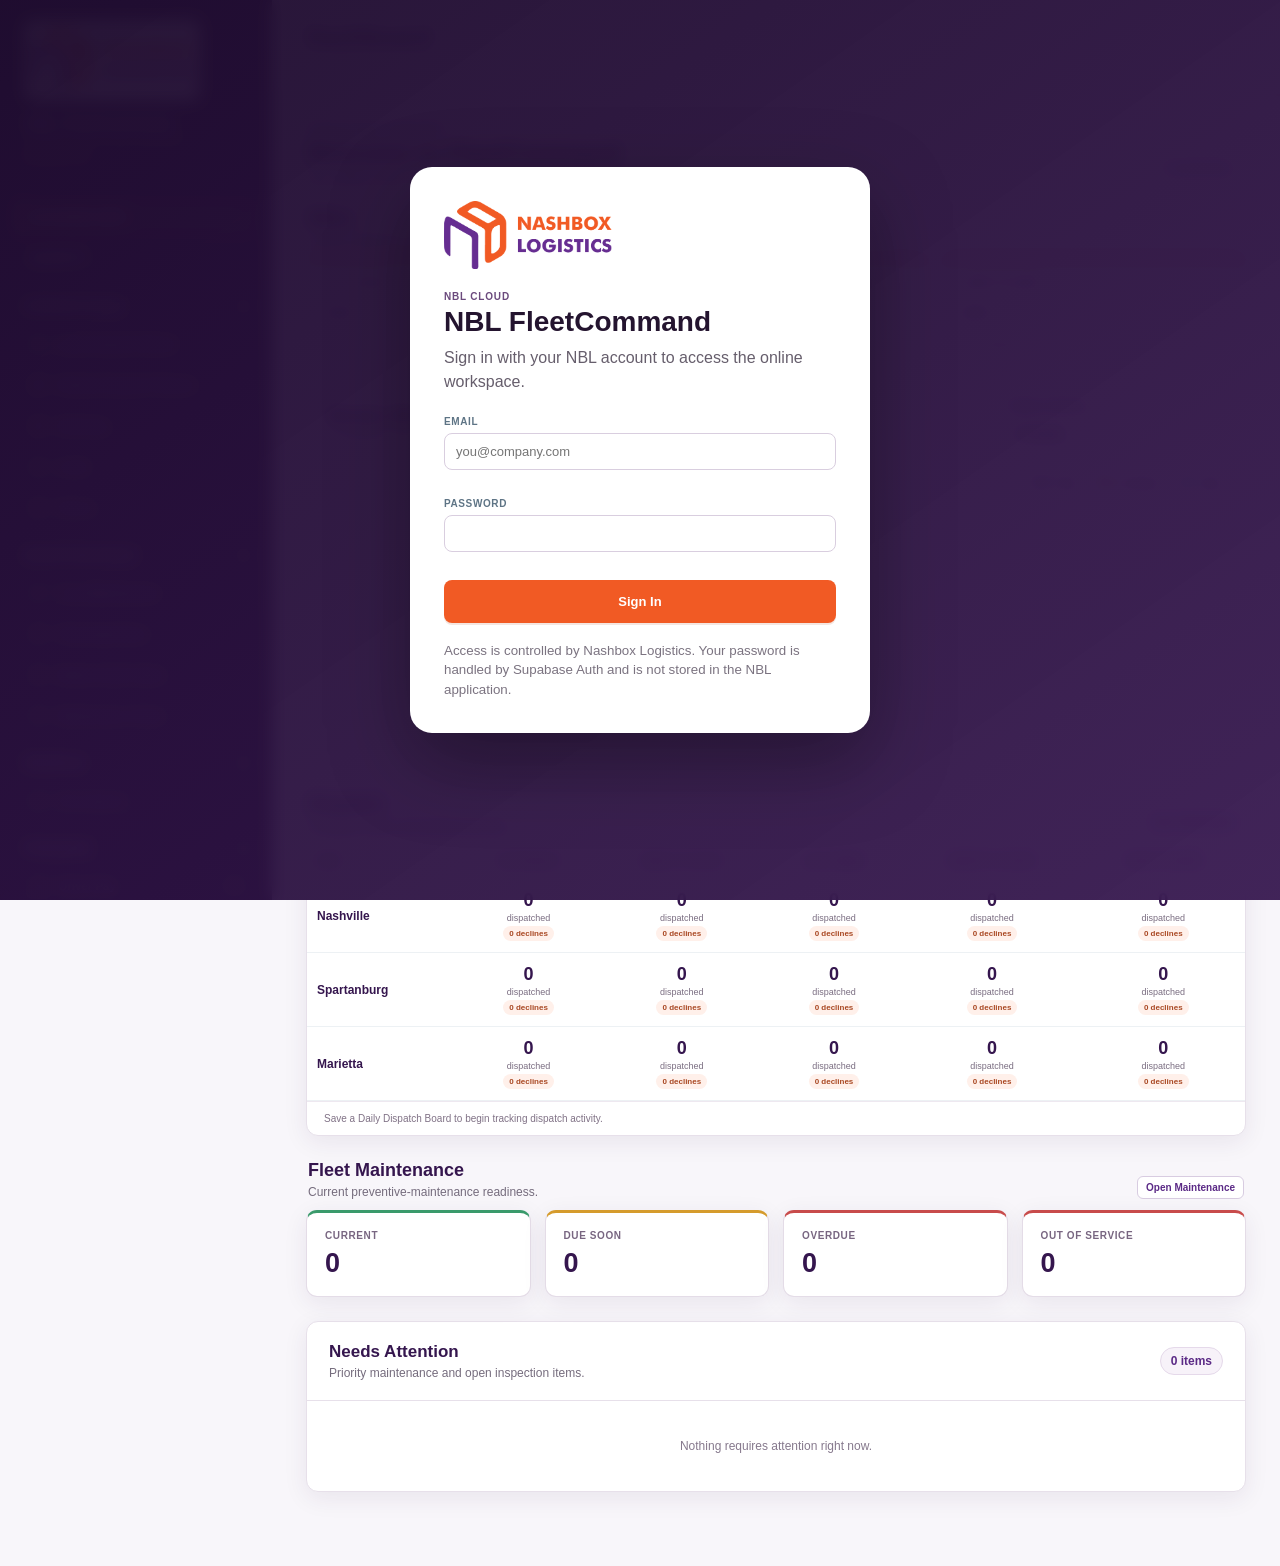
<file: index.html>
<!doctype html>
<html lang="en">
<head>
  <meta charset="utf-8" />
  <meta name="viewport" content="width=device-width, initial-scale=1" />
  <title>NBL FleetCommand</title>
  <meta name="theme-color" content="#35164E" />
  <link rel="icon" type="image/png" href="assets/nbl-favicon.png?v=64" />
  <link rel="stylesheet" href="styles.css?v=151" />
  <link rel="stylesheet" href="recruitment-test.css?v=151">
  <link rel="stylesheet" href="ifta.css?v=151">
</head>
<body>

  <div class="cloud-login-overlay" id="cloudLoginOverlay">
    <div class="cloud-login-card">
      <img class="cloud-login-logo" src="assets/nashbox-logistics-logo.png?v=45" alt="Nashbox Logistics">
      <span class="eyebrow">NBL Cloud</span>
      <h1>NBL FleetCommand</h1>
      <p>Sign in with your NBL account to access the online workspace.</p>
      <form id="cloudLoginForm">
        <div class="form-field"><label>Email</label><input id="cloudLoginEmail" type="email" autocomplete="username" required placeholder="you@company.com"></div>
        <div class="form-field"><label>Password</label><input id="cloudLoginPassword" type="password" autocomplete="current-password" required></div>
        <div class="cloud-login-error hidden" id="cloudLoginError"></div>
        <button class="button primary big full" id="cloudLoginBtn" type="submit">Sign In</button>
      </form>
      <small>Access is controlled by Nashbox Logistics. Your password is handled by Supabase Auth and is not stored in the NBL application.</small>
    </div>
  </div>
  <div class="mobile-sidebar-backdrop" id="mobileSidebarBackdrop" aria-hidden="true"></div>
  <div class="app-shell">
    <aside class="sidebar" id="appSidebar">
      <div class="brand">
        <img class="nbl-logo" src="assets/nashbox-logistics-logo.png?v=45" alt="Nashbox Logistics">
        <div class="app-name">NBL FleetCommand</div>
        <div class="app-tagline">Operations Intelligence</div>
        <div class="app-version">Version 151</div>
      </div>
      <nav class="sidebar-nav">
        <div class="nav-standalone nav-main-modules">
          <button class="nav-btn nav-btn-main active" data-screen="dashboard">DASHBOARD</button>
          <button class="nav-btn nav-btn-main" data-screen="safety">SAFETY</button>
        </div>
        <div class="nav-group" data-nav-group="operations">
          <button type="button" class="nav-group-toggle" aria-expanded="true"><span class="nav-group-title">Operations</span><span class="nav-group-chevron" aria-hidden="true">▾</span></button>
          <div class="nav-group-items">
            <button class="nav-btn nav-btn-child" data-icon="D" data-screen="daily-dispatch">Daily Dispatch Board</button>
            <button class="nav-btn nav-btn-child" data-icon="W" data-screen="dispatch">Weekly Dispatch Planner</button>
            <button class="nav-btn nav-btn-child" data-icon="M" data-screen="meetings">Meetings</button>
            <button class="nav-btn nav-btn-child" data-icon="A" data-screen="audit">Audit</button>
            <button class="nav-btn nav-btn-child" data-icon="M" data-screen="motive">Motive</button>
          </div>
        </div>

        <div class="nav-group" data-nav-group="maintenance">
          <button type="button" class="nav-group-toggle" aria-expanded="true"><span class="nav-group-title">Maintenance</span><span class="nav-group-chevron" aria-hidden="true">▾</span></button>
          <div class="nav-group-items">
            <button class="nav-btn nav-btn-child" data-icon="F" data-screen="maintenance">Fleet Maintenance</button>
            <button class="nav-btn nav-btn-child" data-icon="T" data-screen="trip-inspections">Trip Inspections</button>
            <button class="nav-btn nav-btn-child" data-icon="C" data-screen="fault-codes">Motive Fault Codes</button>
            <button class="nav-btn nav-btn-child" data-icon="T" data-screen="maintenance-tasks">Maintenance Tasks</button>
          </div>
        </div>

        <div class="nav-group" data-nav-group="people">
          <button type="button" class="nav-group-toggle" aria-expanded="true"><span class="nav-group-title">People</span><span class="nav-group-chevron" aria-hidden="true">▾</span></button>
          <div class="nav-group-items">
            <button class="nav-btn nav-btn-child" data-icon="R" data-screen="recruitment-test">Recruitment</button>
            <button class="nav-btn nav-btn-child hidden" data-icon="U" id="userAccessNav" data-screen="users">Users</button>
          </div>
        </div>

        <div class="nav-group" data-nav-group="finance">
          <button type="button" class="nav-group-toggle" aria-expanded="true"><span class="nav-group-title">Finance</span><span class="nav-group-chevron" aria-hidden="true">▾</span></button>
          <div class="nav-group-items">
            <button class="nav-btn nav-btn-child active protected-nav" data-icon="$" data-screen="drivers">Driver Pay <em class="nav-lock">Locked</em></button>
            <button class="nav-btn nav-btn-child protected-nav" data-icon="$" data-screen="summary">Settlements <em class="nav-lock">Locked</em></button>
            <button class="nav-btn nav-btn-child protected-nav" data-icon="P" data-screen="financial-analysis">Financial Analysis <em class="nav-lock">Locked</em></button>
            <button class="nav-btn nav-btn-child protected-nav" data-finance-nav="reports" data-icon="S" data-screen="settlement-reports">Settlement Reports <em class="nav-lock">Locked</em></button>
            <button class="nav-btn nav-btn-child protected-nav" data-icon="R" data-screen="revenue">Revenue Finder <em class="nav-lock">Locked</em></button>
          </div>
        </div>

        <div class="nav-group" data-nav-group="compliance">
          <button type="button" class="nav-group-toggle" aria-expanded="true"><span class="nav-group-title">Compliance</span><span class="nav-group-chevron" aria-hidden="true">▾</span></button>
          <div class="nav-group-items">
            <button class="nav-btn nav-btn-child" data-icon="I" data-screen="ivmr">IVMR</button>
            <button class="nav-btn nav-btn-child protected-nav" data-icon="Q" data-screen="ifta">IFTA <em class="nav-lock">Locked</em></button>
          </div>
        </div>
        <div class="nav-group" data-nav-group="archive">
          <button type="button" class="nav-group-toggle" aria-expanded="true"><span class="nav-group-title">Archive</span><span class="nav-group-chevron" aria-hidden="true">▾</span></button>
          <div class="nav-group-items">
            <button class="nav-btn nav-btn-child" data-icon="R" data-screen="hr">Recruitment Archive</button>
          </div>
        </div>
      </nav>
      <div class="sidebar-bottom">
        <div class="sidebar-user" id="sidebarUserSummary"><span class="sidebar-user-avatar">N</span><div><strong>NBL User</strong><small>Loading profile…</small></div></div>
        <div class="cloud-status" id="cloudStatus"><span class="cloud-dot"></span><div><strong>NBL Cloud</strong><small>Checking session…</small></div></div>
        <div class="sidebar-utility-actions"><button class="sidebar-utility-btn" id="appSettingsBtn" type="button">Settings</button><button class="sidebar-utility-btn hidden" id="cloudSignOutBtn" type="button">Sign Out</button></div>
      </div>
    </aside>

    <main>
      <header class="topbar">
        <button class="mobile-menu-btn" id="mobileMenuBtn" type="button" aria-label="Open navigation" aria-controls="appSidebar" aria-expanded="false"><span></span><span></span><span></span></button>
        <div>
          <h1 id="pageTitle">Driver Pay</h1>
          <p id="fileMeta">Choose your NBL business data folder to begin.</p>
        </div>
        <div class="actions">
          <label class="button primary file-button" id="uploadStatementBtn">Upload Statements<input id="fileInput" type="file" accept=".csv,text/csv" multiple hidden></label>
          <button class="button secondary" id="saveBtn" disabled>Save Report</button>
          <button class="button dark" id="exportBtn" disabled>Export Excel</button>
        </div>
      </header>

      <section class="content">
        <div id="alertArea"></div>
        <section id="recruitmentTestScreen" class="screen hidden"></section>
        <div id="dashboardScreen" class="screen hidden">
          <div class="dashboard-intro">
            <div><span class="eyebrow">Operations overview</span><h2 id="dashboardGreeting">Welcome to FleetCommand</h2><p>Key activity across mileage, dispatch, and fleet maintenance.</p></div>
            <button class="button secondary compact" id="dashboardCustomizeBtn" type="button">Customize</button>
          </div>

          <section class="dashboard-section" id="dashboardMilesSection">
            <div class="dashboard-section-heading"><div><h2>Miles</h2><p id="dashboardMilesAsOf">Based on uploaded settlement activity.</p></div></div>
            <div class="dashboard-mile-cards" id="dashboardMilesCards"></div>
            <div class="panel dashboard-chart-panel">
              <div class="panel-heading"><div><h2>Weekly Mileage Trend</h2><p>Completed Saturday–Friday weeks only.</p></div><div class="selector-field compact"><label>Trend period</label><select id="dashboardMilesRange"><option value="4">4 weeks</option><option value="8" selected>8 weeks</option><option value="12">12 weeks</option><option value="26">26 weeks</option><option value="52">52 weeks</option><option value="72">72 weeks</option><option value="104">104 weeks</option></select></div></div>
              <div class="dashboard-chart-legend"><span class="total">Total</span><span class="linehaul">Linehaul</span><span class="spot">Spot</span></div>
              <div class="dashboard-chart" id="dashboardMilesChart"></div>
            </div>
          </section>

          <section class="dashboard-section" id="dashboardDispatchSection">
            <div class="dashboard-section-heading"><div><h2>Dispatch</h2><p>Accepted routes and declines by hub.</p></div><button class="table-action" type="button" data-dashboard-screen="daily-dispatch">Open Daily Board</button></div>
            <div class="panel dashboard-dispatch-panel"><div class="table-wrap"><table class="dashboard-dispatch-table"><thead id="dashboardDispatchHead"></thead><tbody id="dashboardDispatchBody"></tbody></table></div><div class="dashboard-data-note" id="dashboardDispatchNote"></div></div>
          </section>

          <section class="dashboard-section" id="dashboardMaintenanceSection">
            <div class="dashboard-section-heading"><div><h2>Fleet Maintenance</h2><p>Current preventive-maintenance readiness.</p></div><button class="table-action" type="button" data-dashboard-screen="maintenance">Open Maintenance</button></div>
            <div class="dashboard-maintenance-cards" id="dashboardMaintenanceCards"></div>
          </section>

          <section class="dashboard-section" id="dashboardAttentionSection">
            <div class="panel"><div class="panel-heading"><div><h2>Needs Attention</h2><p>Priority maintenance and open inspection items.</p></div><div class="history-count" id="dashboardAttentionCount">0 items</div></div><div class="dashboard-attention-list" id="dashboardAttentionList"></div></div>
          </section>
        </div>
        <div id="emptyState" class="empty-state">
          <div class="upload-icon">↥</div>
          <h2>Connect your NBL workspace</h2>
          <p id="emptyStateText">Sign in to NBL Cloud for the shared online workspace. You can also connect your existing local NBL data folder for migration, backup, and local report storage.</p>
          <div class="empty-actions">
            <button class="button secondary big" id="emptyChooseFolderBtn">Choose Data Folder</button>
            <label class="button primary file-button big" id="emptyUploadStatementBtn">Upload Settlement CSVs<input type="file" id="emptyFileInput" accept=".csv,text/csv" multiple hidden></label>
          </div>
        </div>

        <div id="financeLockedState" class="finance-locked-state hidden">
          <div class="finance-lock-card">
            <div class="finance-lock-icon">🔒</div>
            <h2>Finance modules are locked</h2>
            <p>Driver Pay, Settlement, Reports, and Revenue Finder require your finance access code or device authentication.</p>
            <button class="button primary big" id="unlockFinanceBtn">Unlock Finance</button>
          </div>
        </div>

        <div id="driversScreen" class="screen hidden">
          <div class="date-selector-bar">
            <div class="selector-field"><label>Pay Date</label><select id="payDateSelect"></select></div>
            <div class="selector-field"><label>Settlement Date</label><select id="driverSettlementDateSelect"></select></div>
            <div class="statement-source"><span>Statement</span><strong id="selectedStatementSource">—</strong></div>
          </div>

          <div class="payroll-toolbar">
            <div>
              <span class="eyebrow">Payroll Configuration</span>
              <h2>Flexible Driver Payroll</h2>
              <p>Each driver can use a day rate, mileage + D&H, or hybrid pay plan. Weekly minimums and pay-period adjustments are applied per driver.</p>
            </div>
            <div class="payroll-toolbar-actions"><button class="button secondary" id="refreshHosWorkDaysBtn" type="button">Refresh Workdays from Motive</button><button class="button secondary" id="managePayProfilesBtn" type="button">Manage Pay Profiles</button><small id="payrollHosStatus" class="payroll-hos-status">Motive HOS workdays not loaded for this pay period.</small></div>
          </div>
          <div class="rate-panel payroll-default-rates dynamic-dh-rate-panel">
            <div class="mileage-default-field"><label>Default pay per mile</label><div class="input-prefix"><span>$</span><input id="mileageRate" type="number" step="0.01" value="0.65"></div></div>
            <div class="dh-mapping-panel">
              <div class="dh-mapping-heading"><div><label>D&amp;H payout mapping</label><p>The app detects the actual D&amp;H values in the selected settlement. Assign the driver payout for each value.</p></div><button class="button secondary" id="saveDhMappingsBtn" type="button">Save D&amp;H Payouts</button></div>
              <div id="dhValueMappings" class="dh-value-mappings"></div>
            </div>
            <input id="singleRate" type="hidden" value="8.00"><input id="doubleRate" type="hidden" value="15.00">
          </div>
          <div class="panel payroll-overview-panel">
            <div class="panel-heading"><div><h2>Driver Payroll</h2><p>Drivers are grouped by pay method. Open or close either group using the dropdown header.</p></div><div class="total-pay"><span>Total Driver Pay</span><strong id="totalDriverPay">$0.00</strong></div></div>
            <div class="payroll-group-list" id="driverPayrollGroups"></div>
          </div>
        </div>

        <div id="summaryScreen" class="screen hidden">
          <div class="settlement-tab-bar" role="tablist" aria-label="Settlement module views">
            <button type="button" class="settlement-tab active" id="settlementSummaryTab" data-settlement-tab="summary">Settlement Summary</button>
            <button type="button" class="settlement-tab" id="settlementAnalysisTab" data-settlement-tab="analysis">Settlement Analysis</button>
          </div>

          <div id="settlementSummaryPanel" class="settlement-subpanel">
            <div class="latest-summary-heading">
              <div>
                <span>Most Recent Settlement</span>
                <h2 id="latestSettlementDate">—</h2>
                <p id="latestStatementSource">—</p>
              </div>
            </div>
            <div class="summary-grid" id="summaryCards"></div>
            <div class="panel latest-detail-panel">
              <div class="panel-heading"><div><h2>Most Recent Statement Metrics</h2><p>Automatically pulled from the newest settlement statement in the Statements folder.</p></div></div>
              <div class="latest-detail-grid" id="latestDetailGrid"></div>
            </div>
            <div class="panel settlement-duplicate-panel hidden" id="settlementDuplicatePanel">
              <div class="panel-heading"><div><h2>Duplicate Statements Excluded</h2><p>These files are retained for review but are not included in reports or calculations.</p></div><div class="history-count" id="settlementDuplicateCount">0 duplicates</div></div>
              <div class="table-wrap"><table id="settlementDuplicateTable" class="reports-table settlement-duplicate-table"><thead><tr><th>Settlement Date</th><th>Excluded File</th><th>Active File</th><th>Reason</th></tr></thead><tbody></tbody></table></div>
            </div>
            <div class="panel settlement-history-panel">
              <div class="panel-heading"><div><h2>Settlement History</h2><p>All settlement statements currently stored in your NBL business data folder.</p></div><div class="history-count" id="historyCount">0 statements</div></div>
              <div class="table-wrap"><table id="settlementHistoryTable" class="summary-history-table"><thead></thead><tbody></tbody></table></div>
            </div>
          </div>

          <div id="settlementAnalysisPanel" class="settlement-subpanel hidden">
            <div class="settlement-analysis-toolbar">
              <div>
                <span class="eyebrow">Deeper Settlement Analysis</span>
                <h2>Mileage Breakdown</h2>
                <p>Review linehaul miles by tractor domicile and spot miles by client for a selected settlement week.</p>
              </div>
              <div class="selector-field settlement-analysis-date"><label>Settlement Date</label><select id="settlementAnalysisDateSelect"></select></div>
            </div>

            <div class="summary-grid settlement-analysis-cards" id="settlementAnalysisCards"></div>
            <div id="settlementAnalysisNotice" class="settlement-analysis-notice hidden"></div>

            <div class="settlement-analysis-grid">
              <div class="panel settlement-analysis-panel">
                <div class="panel-heading"><div><h2>Linehaul Miles by Domicile</h2><p>Domicile is matched from the tractor master. If a tractor has no master domicile, the settlement domicile/category value is used when available.</p></div><div class="history-count" id="linehaulDomicileCount">0 domiciles</div></div>
                <div id="linehaulDomicileBars" class="analysis-bars"></div>
                <div class="table-wrap"><table id="linehaulDomicileTable" class="analysis-table"><thead></thead><tbody></tbody><tfoot></tfoot></table></div>
              </div>

              <div class="panel settlement-analysis-panel">
                <div class="panel-heading"><div><h2>Spot Miles by Client</h2><p>Spot activity is grouped by the customer/spot name carried in the settlement statement.</p></div><div class="history-count" id="spotClientCount">0 clients</div></div>
                <div id="spotClientBars" class="analysis-bars"></div>
                <div class="table-wrap"><table id="spotClientTable" class="analysis-table"><thead></thead><tbody></tbody><tfoot></tfoot></table></div>
              </div>
            </div>
          </div>
        </div>

        <div id="reportsScreen" class="screen hidden">
          <div class="reports-toolbar">
            <div>
              <span class="eyebrow">Admin / Reports / Settlement Reports</span>
              <h2>Settlement Reports</h2>
              <p>Analyze driver labor cost against generated revenue and tractor fuel efficiency across a selected settlement date range.</p>
            </div>
          </div>

          <div class="panel reports-filter-panel">
            <div class="reports-filter-grid">
              <div class="form-field"><label>Start Date</label><input id="settlementReportStartDate" type="date"></div>
              <div class="form-field"><label>End Date</label><input id="settlementReportEndDate" type="date"></div>
              <button class="button primary" id="generateSettlementReportsBtn" type="button">Generate Reports</button>
              <div class="reports-range-note" id="settlementReportsRangeNote">Select a date range and generate the reports.</div>
            </div>
          </div>

          <div class="summary-grid reports-summary-grid" id="settlementReportsCards"></div>

          <div class="panel reports-panel">
            <div class="panel-heading">
              <div><h2>Driver Pay vs Revenue Generated</h2><p>Driver pay is compared with the settlement revenue attributed to that driver. Ratios above 35% are highlighted.</p></div>
              <div class="history-count" id="driverPayRevenueCount">0 drivers</div>
            </div>
            <div id="driverPayRevenueBars" class="analysis-bars reports-bars"></div>
            <div class="table-wrap"><table id="driverPayRevenueTable" class="reports-table"><thead></thead><tbody></tbody><tfoot></tfoot></table></div>
            <div class="reports-method-note">When two drivers are listed on the same trip, trip revenue is split equally between them so total attributed driver revenue does not double-count the settlement.</div>
          </div>

          <div class="panel reports-panel">
            <div class="panel-heading">
              <div><h2>Fuel Efficiency by Tractor</h2><p>MPG is calculated from settlement trip miles divided by fuel-purchase gallons for each tractor. MPG below 7.0 is highlighted.</p></div>
              <div class="history-count" id="fuelEfficiencyCount">0 tractors</div>
            </div>
            <div id="fuelEfficiencyBars" class="analysis-bars reports-bars"></div>
            <div class="table-wrap"><table id="fuelEfficiencyTable" class="reports-table fuel-efficiency-table"><thead></thead><tbody></tbody><tfoot></tfoot></table></div>
            <div class="reports-method-note">Fuel efficiency uses the Fuel Purchases section of the selected FedEx settlements. Tractors without fuel-purchase gallons in the range display MPG as unavailable.</div>
          </div>
        </div>

        <div id="financialAnalysisScreen" class="screen hidden">
          <div class="reports-toolbar financial-analysis-toolbar">
            <div>
              <span class="eyebrow">Finance / Financial Analysis</span>
              <h2>P&amp;L Analysis</h2>
              <p>Monitor profitability, core payroll, and employee-related costs across any selected reporting period.</p>
            </div>
            <label class="button primary file-button">Import P&amp;L Workbook<input id="financialPlInput" type="file" accept=".xlsx,application/vnd.openxmlformats-officedocument.spreadsheetml.sheet" hidden></label>
          </div>

          <div id="financialAnalysisEmpty" class="financial-analysis-empty">
            <div class="upload-icon">↥</div><h3>Import a QuickBooks P&amp;L workbook</h3>
            <p>Use the weekly Profit and Loss by Month workbook. The imported analysis is saved in this browser.</p>
          </div>

          <div id="financialAnalysisBody" class="hidden">
            <div class="panel reports-filter-panel">
              <div class="reports-filter-grid financial-filter-grid">
                <div class="form-field"><label>Start Week</label><select id="financialStartPeriod"></select></div>
                <div class="form-field"><label>End Week</label><select id="financialEndPeriod"></select></div>
                <button class="button primary" id="refreshFinancialAnalysisBtn" type="button">Update Analysis</button>
                <div class="reports-range-note" id="financialRangeNote"></div>
              </div>
            </div>

            <div class="summary-grid financial-summary-grid" id="financialSummaryCards"></div>

            <div class="financial-chart-grid">
              <div class="panel financial-chart-panel">
                <div class="panel-heading"><div><h2>Income &amp; Profit Trend</h2><p>Total income, gross profit, operating income, and net income by week.</p></div></div>
                <div class="financial-chart" id="financialProfitChart"></div>
              </div>
              <div class="panel financial-chart-panel">
                <div class="panel-heading"><div><h2>Payroll &amp; Employee Costs</h2><p>Core payroll and employee-related costs as a percentage of Total Income.</p></div></div>
                <div class="financial-chart" id="financialPayrollCostChart"></div>
              </div>
              <div class="panel financial-chart-panel">
                <div class="panel-heading"><div><h2>Maintenance Percent</h2><p>Repairs, DEF, and vehicle repairs as a percentage of Total Income.</p></div></div>
                <div class="financial-chart" id="financialMaintenanceChart"></div>
              </div>
              <div class="panel financial-chart-panel">
                <div class="panel-heading"><div><h2>Fuel Percent</h2><p>Trucking fuel expense as a percentage of Total Income.</p></div></div>
                <div class="financial-chart" id="financialFuelChart"></div>
              </div>
            </div>

            <div class="panel reports-panel financial-detail-panel detail-collapsed" id="financialDetailPanel">
              <div class="panel-heading"><div><h2>Weekly P&amp;L Detail</h2><p>Core payroll includes salaries and payroll deductions only. Employee-related costs remain separate.</p></div><div class="financial-detail-actions"><div class="history-count" id="financialPeriodCount"></div><button class="button secondary" id="toggleFinancialDetailBtn" type="button" aria-expanded="false">Show Weekly Detail</button></div></div>
              <div class="table-wrap"><table id="financialAnalysisTable" class="reports-table financial-analysis-table"><thead></thead><tbody></tbody><tfoot></tfoot></table></div>
              <div class="reports-method-note">Employee-related costs include workers’ compensation, employee incentives, and health and accident insurance. Payroll Apps remain an operating expense and are not included in either measure.</div>
            </div>
          </div>
        </div>

        <div id="maintenanceScreen" class="screen hidden">
          <div class="maintenance-toolbar">
            <div>
              <span class="eyebrow">Fleet Maintenance</span>
              <h2>Preventive Maintenance Planner</h2>
              <p>Weekly mileage is calculated from the settlement statements in your data folder. Motive mileage provides the odometer baseline.</p>
            </div>
            <div class="maintenance-actions">
              <label class="button secondary file-button">Import Tractor Spreadsheet<input id="tractorImportInput" type="file" accept=".xlsx,.csv,application/vnd.openxmlformats-officedocument.spreadsheetml.sheet,text/csv" hidden></label>
              <button class="button secondary" id="downloadTractorTemplateBtn">Download Import Template</button>
              <button class="button secondary" id="addTractorBtn">+ Add Tractor</button>
              <button class="button primary" id="recordMaintenanceBtn">Record Maintenance</button>
            </div>
          </div>

          <div class="summary-grid" id="maintenanceCards"></div>

          <div class="panel maintenance-status-panel">
            <div class="panel-heading">
              <div><h2>PM Status by Tractor</h2><p>PM1 interval: 25,000 miles • PM2 interval: 100,000 miles. Overdue equipment is highlighted in red.</p></div>
              <div class="history-count" id="tractorCount">0 tractors</div>
            </div>
            <div class="table-wrap">
              <table id="maintenanceStatusTable" class="maintenance-table"><thead></thead><tbody></tbody></table>
            </div>
          </div>

          <div class="panel maintenance-history-panel">
            <div class="panel-heading">
              <div><h2>Maintenance History</h2><p>PM1, PM2 and other repair work recorded for the fleet.</p></div>
              <div class="selector-field compact"><label>Tractor</label><select id="maintenanceHistoryFilter"><option value="all">All tractors</option></select></div>
            </div>
            <div class="table-wrap">
              <table id="maintenanceHistoryTable" class="maintenance-history-table"><thead></thead><tbody></tbody></table>
            </div>
          </div>

          <div class="panel mmr-panel">
            <div class="panel-heading">
              <div><h2>Monthly Maintenance Record PDFs</h2><p>Generate FedEx U.S. Monthly Maintenance Record (MGBA-355) pages from the tractor and maintenance data entered above.</p></div>
            </div>
            <div class="mmr-controls">
              <div class="form-field"><label>Maintenance Month</label><input id="mmrMonthInput" type="month"></div>
              <div class="form-field"><label>Service Provider Company</label><input id="mmrCompanyInput" value="Nashbox Logistics Inc."></div>
              <div class="form-field"><label>Authorized Officer / Business Contact</label><input id="mmrOfficerInput" placeholder="e.g. Anthony Prather"></div>
              <div class="form-field"><label>Date Completed</label><input id="mmrCompletedDateInput" type="date"></div>
            </div>
            <div class="mmr-actions">
              <button class="button primary" id="generateAllMmrBtn">Generate PDFs by Domicile</button>
              <button class="button secondary" id="downloadLastMmrBtn" disabled>Download Last Generated PDF</button>
              <span class="mmr-note">Creates one separate PDF per domicile, with one MGBA-355 page for each tractor assigned to that domicile. Individual tractor PDFs can also be generated from the PM Status table. Copies are saved under Maintenance/MMR when folder permission is available.</span>
            </div>
          </div>
        </div>

        <div id="meetingsScreen" class="screen hidden">
          <div class="meeting-toolbar">
            <div>
              <span class="eyebrow">Operations Meetings</span>
              <h2>Management Meetings</h2>
              <p>Track discussion topics, responsibilities, due dates and completion status.</p>
            </div>
            <div class="meeting-toolbar-actions">
              <button class="button dark" id="exportMeetingsBtn" disabled>Export Meetings Excel</button>
            </div>
          </div>

          <div class="summary-grid" id="meetingCards"></div>

          <div class="panel meeting-panel management-panel">
            <div class="panel-heading">
              <div><h2>Management Meeting Items</h2><p>Track discussion topics, responsibilities, due dates and completion status.</p></div>
              <div class="panel-heading-actions">
                <button class="button secondary" id="resetManagementWidthsBtn" title="Restore the default column widths">Reset Column Widths</button>
                <button class="button primary" id="addManagementItemBtn">+ Add Meeting Item</button>
              </div>
            </div>
            <div class="table-wrap">
              <table id="managementMeetingTable" class="meeting-table management-meeting-table"><thead></thead><tbody></tbody></table>
            </div>
          </div>
        </div>

        <div id="tripInspectionsScreen" class="screen hidden">
          <div class="meeting-toolbar"><div><span class="eyebrow">Maintenance</span><h2>Trip Inspections</h2><p>Record pre-trip and post-trip defects and turn repair needs into maintenance tasks.</p></div><div class="meeting-toolbar-actions"><button class="button dark" id="exportInspectionsBtn" disabled>Export Inspections Excel</button></div></div>
          <div class="summary-grid" id="tripInspectionCards"></div>
          <div class="panel meeting-panel"><div class="panel-heading"><div><h2>Pre/Post-Trip Inspection Reports</h2><p>Existing inspection records have been retained and moved here from Meetings.</p></div><div class="panel-heading-actions"><button class="button secondary" id="resetInspectionWidthsBtn" title="Restore the default column widths">Reset Column Widths</button><button class="button primary" id="addInspectionBtn">+ Add Inspection Report</button></div></div><div class="table-wrap"><table id="inspectionTable" class="meeting-table inspection-table"><thead></thead><tbody></tbody></table></div></div>
        </div>

        <div id="faultCodesScreen" class="screen hidden">
          <div class="maintenance-toolbar"><div><span class="eyebrow">Maintenance Intelligence</span><h2>Motive Fault Codes</h2><p>Select a tractor and reporting period, then load its diagnostic faults from Motive.</p></div><div class="maintenance-actions fault-load-controls"><select id="faultTractorFilter" aria-label="Select tractor"><option value="">Select tractor</option></select><input id="faultStartDate" type="date" aria-label="Fault start date"><input id="faultEndDate" type="date" aria-label="Fault end date"><select id="faultStatusFilter"><option value="all">All statuses</option><option value="open">Open</option><option value="closed">Closed</option></select><button class="button primary" id="refreshFaultCodesBtn">Load Faults</button></div></div>
          <div class="summary-grid" id="faultCodeCards"></div>
          <div class="panel"><div class="panel-heading"><div><h2>Diagnostic Faults</h2><p>Guidance is triage support only; a qualified technician should diagnose and approve repairs.</p></div><span id="faultLastRefreshed" class="fault-last-refreshed">Not loaded</span></div><div class="table-wrap"><table id="faultCodesTable" class="maintenance-table"><thead></thead><tbody></tbody></table></div></div>
        </div>

        <div id="maintenanceTasksScreen" class="screen hidden">
          <div class="maintenance-toolbar"><div><span class="eyebrow">Maintenance</span><h2>Maintenance Tasks</h2><p>Create, assign, schedule and track work generated from inspections, Motive faults or manual requests.</p></div><div class="maintenance-actions"><select id="maintenanceTaskStatusFilter"><option value="open">Open tasks</option><option value="all">All tasks</option><option value="Completed">Completed</option></select><button class="button primary" id="addMaintenanceTaskBtn">+ Add Task</button></div></div>
          <div class="summary-grid" id="maintenanceTaskCards"></div>
          <div class="panel"><div class="panel-heading"><div><h2>Work Queue</h2><p>Critical and overdue work stays at the top.</p></div></div><div class="table-wrap"><table id="maintenanceTasksTable" class="maintenance-table"><thead></thead><tbody></tbody></table></div></div>
        </div>

        <div id="hrScreen" class="screen hidden">
          <div class="hr-toolbar">
            <div>
              <span class="eyebrow">Admin / Human Resources</span>
              <h2>Recruitment Archive</h2>
              <p>The original Recruitment module and its saved candidates. Use Recruitment under People for the current hiring workflow.</p>
            </div>
            <button class="button primary" id="addRecruitmentCandidateBtn">+ Add Candidate</button>
          </div>

          <div id="hrRecruitmentPanel" class="hr-subpanel">
            <div class="summary-grid" id="recruitmentCards"></div>
            <div class="panel hr-recruitment-panel">
              <div class="panel-heading">
                <div>
                  <h2>Archived Recruitment Pipeline</h2>
                  <p>Drivers are grouped by Recruitment Status. Name stays frozen; click a header to sort, drag a column edge to resize, use the grip to rearrange workflow columns, or double-click a row to edit.</p>
                </div>
                <div class="hr-recruitment-controls">
                  <input id="recruitmentSearchInput" type="search" placeholder="Search candidates..." aria-label="Search recruitment candidates">
                  <select id="recruitmentStatusFilter" aria-label="Filter recruitment status">
                    <option value="">All Statuses</option>
                    <option value="In Progress">In Progress</option>
                    <option value="Hired">Hired</option>
                    <option value="Rejected">Rejected</option>
                    <option value="Terminated">Terminated</option>
                  </select>
                  <button type="button" class="button secondary" id="exportRecruitmentExcelBtn" title="Export the original recruitment list to Excel">Export Archive List</button>
                  <button type="button" class="button secondary hr-reset-layout-btn" id="resetRecruitmentLayoutBtn" title="Restore the default recruitment column widths and order">Reset Columns</button>
                  <div class="history-count" id="recruitmentCandidateCount">0 candidates</div>
                </div>
              </div>
              <div class="table-wrap hr-recruitment-table-wrap">
                <table id="recruitmentTable" class="hr-recruitment-table"><thead></thead><tbody></tbody></table>
              </div>
            </div>
          </div>
        </div>

        <div id="usersScreen" class="screen hidden">
          <div class="hr-toolbar">
            <div>
              <span class="eyebrow">Owner / Access Control</span>
              <h2>User Access</h2>
              <p>Create individual NBL profiles as Operations Managers or Lead Drivers. Both roles can access Safety, Operations, and Recruitment; all other business modules remain owner-only.</p>
            </div>
            <button class="button secondary" id="refreshUserAccessBtn" type="button">Refresh Users</button>
          </div>

          <div id="userAccessServiceStatus" class="cloud-sync-warning"></div>

          <div class="panel">
            <div class="panel-heading"><div><h2>Create User Profile</h2><p>Set a temporary password and give it to the user directly. They can change it after signing in under My Profile.</p></div></div>
            <form id="userAccessCreateForm">
              <div class="form-grid two">
                <div class="form-field"><label>Full Name</label><input id="newNblUserName" type="text" required placeholder="Enter the user's name"></div>
                <div class="form-field"><label>Email</label><input id="newNblUserEmail" type="email" required placeholder="name@nashboxlogistics.com"></div>
              </div>
              <div class="form-grid two">
                <div class="form-field"><label>Temporary Password</label><input id="newNblUserPassword" type="password" minlength="10" required autocomplete="new-password" placeholder="At least 10 characters"></div>
                <div class="form-field"><label>Role</label><select id="newNblUserRole"><option value="operations">Operations Manager</option><option value="lead_driver">Lead Driver</option></select></div>
              </div>
              <div class="form-note">Operations Managers and Lead Drivers can access Dashboard, Safety, Operations, and Recruitment only. Owner-only areas, finance controls, and full SSN reveal remain unavailable.</div>
              <div class="modal-actions"><button class="button primary" id="createNblUserBtn" type="submit">Create User</button></div>
            </form>
          </div>

          <div class="panel">
            <div class="panel-heading"><div><h2>NBL User Profiles</h2><p>Deactivate a user to immediately remove access to the NBL workspace. The Owner profile cannot be changed here.</p></div><div class="history-count" id="userAccessCount">0 profiles</div></div>
            <div class="table-wrap"><table id="userAccessTable"><thead></thead><tbody></tbody></table></div>
          </div>
        </div>

        <div id="auditScreen" class="screen hidden">
          <div class="audit-toolbar">
            <div>
              <span class="eyebrow">Technology &amp; Systems Compliance</span>
              <h2>Compliance Audit</h2>
              <p>Run the NBL compliance checklist, track findings to closure, and convert issues into Management Meeting action items.</p>
            </div>
            <button class="button primary" id="startNewAuditBtn">+ Run New Audit</button>
          </div>

          <div class="summary-grid" id="auditCards"></div>

          <div class="audit-tab-bar">
            <button class="audit-tab active" data-audit-tab="dashboard">Dashboard</button>
            <button class="audit-tab" data-audit-tab="new">Run New Audit</button>
            <button class="audit-tab" data-audit-tab="findings">Open Findings <span id="auditOpenFindingBadge">0</span></button>
            <button class="audit-tab" data-audit-tab="history">Audit History</button>
          </div>

          <div id="auditDashboardTab" class="audit-tab-panel">
            <div class="panel audit-panel">
              <div class="panel-heading">
                <div><h2>Most Recent Audit by Category</h2><p>Pass / Fail / Check results from the latest completed audit.</p></div>
                <div class="history-count" id="auditLatestMeta">No audits</div>
              </div>
              <div class="table-wrap"><table id="auditCategorySummaryTable" class="audit-table"><thead></thead><tbody></tbody></table></div>
            </div>
            <div class="panel audit-panel">
              <div class="panel-heading"><div><h2>Current Open Findings</h2><p>Issues from completed audits that still require corrective action.</p></div></div>
              <div class="table-wrap"><table id="auditDashboardFindingsTable" class="audit-table"><thead></thead><tbody></tbody></table></div>
            </div>
          </div>

          <div id="auditNewTab" class="audit-tab-panel hidden">
            <form id="auditNewForm">
              <div class="panel audit-panel audit-header-panel">
                <div class="panel-heading">
                  <div><h2>Run New Audit</h2><p>Every checklist item must be marked Pass, Fail, or Check before the audit can be saved.</p></div>
                </div>
                <div class="audit-new-header">
                  <div class="form-field"><label>Audit Date</label><input id="auditDateInput" type="date" required></div>
                  <div class="form-field"><label>Auditor</label><input id="auditAuditorInput" type="text" required placeholder="Auditor name"></div>
                </div>
              </div>
              <div id="auditChecklistContainer" class="audit-checklist"></div>
              <div class="audit-save-bar">
                <span>Fail and Check items will automatically become open findings.</span>
                <div>
                  <button type="button" class="button secondary" id="cancelAuditBtn">Cancel</button>
                  <button type="submit" class="button primary">Save Completed Audit</button>
                </div>
              </div>
            </form>
          </div>

          <div id="auditFindingsTab" class="audit-tab-panel hidden">
            <div class="panel audit-panel">
              <div class="panel-heading">
                <div><h2>Open Findings &amp; Corrective Actions</h2><p>Send any finding to Management Meeting Items, assign responsibility, and track it until closed.</p></div>
                <div class="history-count" id="auditFindingCount">0 open</div>
              </div>
              <div class="table-wrap"><table id="auditFindingsTable" class="audit-table audit-findings-table"><thead></thead><tbody></tbody></table></div>
            </div>
          </div>

          <div id="auditHistoryTab" class="audit-tab-panel hidden">
            <div class="panel audit-panel">
              <div class="panel-heading">
                <div><h2>Audit History</h2><p>One row per completed audit. Select an audit to review its full checklist and comments.</p></div>
                <div class="history-count" id="auditHistoryCount">0 audits</div>
              </div>
              <div class="table-wrap"><table id="auditHistoryTable" class="audit-table"><thead></thead><tbody></tbody></table></div>
            </div>
            <div class="panel audit-panel hidden" id="auditHistoryDetailPanel">
              <div class="panel-heading"><div><h2 id="auditHistoryDetailTitle">Audit Details</h2><p id="auditHistoryDetailMeta"></p></div></div>
              <div class="table-wrap"><table id="auditHistoryDetailTable" class="audit-table"><thead></thead><tbody></tbody></table></div>
            </div>
          </div>
        </div>

        <div id="revenueScreen" class="screen hidden">
          <div class="revenue-toolbar">
            <div>
              <span class="eyebrow">Revenue Recovery</span>
              <h2>Revenue Finder</h2>
              <p>Scans all stored settlement statements for possible broken legs and missing FedEx revenue items. Results are review flags, not confirmed billing errors.</p>
            </div>
            <div class="history-count" id="revenueScanMeta">0 statements scanned</div>
          </div>

          <div class="summary-grid" id="revenueFinderCards"></div>

          <div class="panel revenue-panel">
            <div class="panel-heading">
              <div><h2>Broken Legs</h2><p>Possible dispatch sequences that do not return to the starting station within the connected date block available in the settlement history.</p></div>
              <div class="history-count" id="brokenLegCount">0 flags</div>
            </div>
            <div class="table-wrap">
              <table id="brokenLegsTable" class="revenue-table broken-legs-table"><thead></thead><tbody></tbody></table>
            </div>
          </div>

          <div class="panel revenue-panel">
            <div class="panel-heading">
              <div><h2>Missing Fuel Supplement</h2><p>Linehaul or spot movements with a zero fuel supplement. Where possible, the tool estimates a reference rate from comparable paid movements in the stored statements.</p></div>
              <div class="history-count" id="missingFuelCount">0 flags</div>
            </div>
            <div class="table-wrap">
              <table id="missingFuelTable" class="revenue-table missing-fuel-table"><thead></thead><tbody></tbody></table>
            </div>
          </div>

          <div class="panel revenue-panel">
            <div class="panel-heading">
              <div><h2>Missing D&amp;H Payment</h2><p>Linehaul trips where the D&amp;H field is zero or blank. Expected D&amp;H is inferred from comparable paid legs when available.</p></div>
              <div class="history-count" id="missingDhCount">0 flags</div>
            </div>
            <div class="table-wrap">
              <table id="missingDhTable" class="revenue-table missing-dh-table"><thead></thead><tbody></tbody></table>
            </div>
          </div>
        </div>


        <div id="dispatchScreen" class="screen hidden">
          <div class="dispatch-toolbar">
            <div>
              <span class="eyebrow" id="dispatchLocationEyebrow">Dispatch Operations</span>
              <h2>Weekly Dispatch Planner</h2>
              <p>Plan each operating location independently, move drivers between runs, and track weekly mileage and uncovered miles.</p>
            </div>
            <div class="dispatch-toolbar-actions">
              <div class="dispatch-potential" id="dispatchPotential">Best possible: —</div>
              <div class="dispatch-action-group"><span>Plan</span><div><button class="button primary" id="optimizeDispatchBtn">Optimize Coverage</button><button class="button secondary" id="addDispatchRunBtn">+ Add Run</button></div></div>
              <div class="dispatch-action-group"><span>Manage</span><div><button class="button secondary" id="manageDispatchDriversBtn">Drivers</button><button class="button secondary" id="manageDispatchTractorsBtn">Tractors</button></div></div>
              <div class="dispatch-action-group"><span>Export</span><div><button class="button secondary" id="exportDispatchExcelBtn">Schedule Excel</button><button class="button dark" id="exportDispatchPdfBtn">Coverage PDF</button></div></div>
              <button class="dispatch-reset-action" id="resetDispatchBtn" title="Clear the current location plan and restore its defaults">Reset Plan</button>
            </div>
          </div>

          <div class="dispatch-location-bar">
            <div class="dispatch-location-tabs" id="dispatchLocationTabs"></div>
            <div class="dispatch-location-actions">
              <button class="button secondary" id="addDispatchLocationBtn">+ Add Location</button>
              <button class="button secondary" id="editDispatchLocationBtn">Edit Location</button>
              <button class="button danger-outline" id="deleteDispatchLocationBtn">Delete Location</button>
            </div>
          </div>

          <div class="panel dispatch-plan-panel">
            <div class="dispatch-plan-heading">
              <div>
                <span class="eyebrow">Scenario Memory</span>
                <h2>Saved Dispatch Tables</h2>
                <p>Save multiple coverage configurations for this location, load any saved version back onto the planning board, and export every saved table in one team-facing PDF with one configuration per page.</p>
              </div>
              <div class="dispatch-plan-controls">
                <select id="dispatchSavedPlanSelect" aria-label="Saved dispatch table"></select>
                <button class="button primary" id="saveDispatchPlanBtn">Save Current as New</button>
                <button class="button secondary" id="loadDispatchPlanBtn">Load</button>
                <button class="button secondary" id="updateDispatchPlanBtn">Update Saved</button>
                <button class="button secondary" id="renameDispatchPlanBtn">Rename</button>
                <button class="button danger-outline" id="deleteDispatchPlanBtn">Delete</button>
                <button class="button dark" id="exportAllDispatchPlansPdfBtn">Export All Plans PDF</button>
              </div>
            </div>
            <div class="dispatch-plan-meta" id="dispatchPlanMeta">No saved dispatch tables yet.</div>
          </div>

          <div class="summary-grid dispatch-summary-grid" id="dispatchCards"></div>

          <div class="panel dispatch-driver-panel">
            <div class="panel-heading">
              <div><h2 id="dispatchDriverPanelTitle">Drivers Assigned to This Location</h2><p>Only drivers assigned to the selected dispatch location appear in this pool. Use <strong>Manage Drivers</strong> to add hired Recruitment drivers, settlement drivers, or move drivers between locations.</p></div>
              <div class="dispatch-save-state" id="dispatchSaveState">Saved locally</div>
            </div>
            <div class="dispatch-driver-pool" id="dispatchDriverPool"></div>
          </div>

          <div class="panel dispatch-tractor-panel">
            <div class="panel-heading">
              <div><h2 id="dispatchTractorPanelTitle">Tractors Assigned to This Location</h2><p>Tractors are pulled from Motive and assigned to a dispatch location for weekly capacity planning. Use <strong>Manage Tractors</strong> to add Motive tractors or move them between locations.</p></div>
              <div class="dispatch-motive-state" id="dispatchMotiveState">Motive fleet: —</div>
            </div>
            <div class="dispatch-tractor-pool" id="dispatchTractorPool"></div>
          </div>

          <div class="panel dispatch-board-panel">
            <div class="panel-heading">
              <div><h2>Run Coverage Chart</h2><p>Runs shown here belong to the selected location. Use <strong>Add Run</strong> or <strong>Edit Run</strong> to manage the location's routes and mileage.</p></div>
              <div class="dispatch-legend"><span><i class="legend-dot covered"></i> Covered</span><span><i class="legend-dot open"></i> Open</span><span><i class="legend-dot primary"></i> Primary assignment</span></div>
            </div>
            <div class="dispatch-board-wrap">
              <div class="dispatch-board" id="dispatchBoard"></div>
            </div>
          </div>

          <div class="panel dispatch-economics-panel">
            <div class="panel-heading">
              <div><h2>Route Mileage</h2><p>Weekly miles count covered run-days. Lost Miles is the sum of route miles for scheduled run-days that are not covered.</p></div>
            </div>
            <div class="table-wrap">
              <table id="dispatchEconomicsTable" class="dispatch-economics-table"><thead></thead><tbody></tbody></table>
            </div>
            <div class="dispatch-driver-economics-heading"><h3>Driver Utilization</h3><p>Assigned days reflect the selected location, while schedule conflicts are checked across all locations.</p></div>
            <div class="table-wrap">
              <table id="dispatchDriverEconomicsTable" class="dispatch-economics-table"><thead></thead><tbody></tbody></table>
            </div>
          </div>

          <div class="panel dispatch-gaps-panel">
            <div class="panel-heading">
              <div><h2>Coverage Gaps by Day</h2><p>See where additional driver coverage is still required at the selected location.</p></div>
            </div>
            <div class="dispatch-gap-strip" id="dispatchGapStrip"></div>
          </div>

          <div class="panel dispatch-opportunity-panel">
            <div class="panel-heading">
              <div><h2>Open Run-Days / Lost Miles</h2><p>Open run-days are ranked by route miles so the largest mileage gaps are easiest to address first.</p></div>
            </div>
            <div class="dispatch-opportunity-list" id="dispatchOpportunityList"></div>
          </div>
        </div>

        <div id="dailyDispatchScreen" class="screen hidden">
          <div class="dispatch-toolbar daily-dispatch-toolbar">
            <div>
              <span class="eyebrow">Dispatch</span>
              <h2>Daily Dispatch Board</h2>
              <p>Record the routes offered for the selected date, whether each was accepted or declined, and the driver assigned.</p>
            </div>
            <div class="dispatch-toolbar-actions daily-dispatch-actions">
              <label class="daily-dispatch-date-label">Dispatch Date<input id="dailyDispatchDateInput" type="date"></label>
              <button class="button primary" id="saveDailyDispatchBtn" type="button">Save Daily Dispatch</button>
            </div>
          </div>
          <div class="summary-grid daily-dispatch-summary" id="dailyDispatchCards"></div>
          <div class="panel daily-dispatch-panel">
            <div class="panel-heading">
              <div><h2 id="dailyDispatchTableTitle">Routes</h2><p>Assigned routes are prepopulated as received and accepted with their regular driver. Change only what was different that day.</p></div>
              <div class="dispatch-save-state" id="dailyDispatchSaveState">Not saved</div>
            </div>
            <div class="table-wrap">
              <table id="dailyDispatchTable" class="daily-dispatch-table"><thead></thead><tbody></tbody><tfoot></tfoot></table>
            </div>
          </div>
        </div>

        <div id="iftaScreen" class="screen hidden">
          <div class="panel">
            <span class="eyebrow">Quarterly Compliance</span>
            <h2>IFTA Import Worksheet</h2>
            <p>Calculate jurisdiction miles from Motive and diesel gallons from saved settlements for any calendar quarter.</p>
            <div class="ifta-controls">
              <label>Year <input id="iftaYear" type="number" min="2000" max="2100" step="1"></label>
              <label>Quarter <select id="iftaQuarter"><option value="1">Q1 · Jan–Mar</option><option value="2">Q2 · Apr–Jun</option><option value="3">Q3 · Jul–Sep</option><option value="4">Q4 · Oct–Dec</option></select></label>
              <button type="button" class="button primary" id="iftaGenerate">Calculate Quarter</button>
              <button type="button" class="button" id="iftaSave" disabled>Save Quarter</button>
              <button type="button" class="button" id="iftaReload">Reload Saved Quarter</button>
              <button type="button" class="button" id="iftaExport" disabled>Export Excel</button>
            </div>
            <p id="iftaPeriod"></p><div id="iftaMessage" role="status" hidden></div>
            <p id="iftaStats"></p><ul id="iftaWarnings"></ul>
            <div class="table-wrap"><table id="iftaTable"><thead><tr><th>Jurisdiction</th><th>Fuel Type</th><th>Total Miles</th><th>Total Taxable Miles</th><th>Tax Paid Gallons</th></tr></thead><tbody id="iftaRows"></tbody><tfoot id="iftaTotals"></tfoot></table></div>
            <div class="ifta-review" id="iftaReview" hidden>
              <p>Taxable miles initially equal total miles. Adjust Column D for documented exemptions. Exclude nonqualifying purchases from Column E below.</p>
              <label><input type="checkbox" id="iftaMileageReviewed">I reviewed the quarter’s mileage coverage, vehicles, and taxable-mile adjustments.</label>
              <label><input type="checkbox" id="iftaFuelReviewed">I verified the included gallons are qualifying tax-paid diesel and reconciled all purchases for the quarter.</label>
              <label for="iftaNotes">Review notes / exemption and receipt references</label><textarea id="iftaNotes" placeholder="Record any adjustments and supporting references."></textarea>
            </div>
            <details><summary>Fuel purchases and source statements</summary><div class="table-wrap"><table id="iftaFuelTable"><thead><tr><th>Include</th><th>Purchase Date</th><th>Jurisdiction</th><th>Tractor</th><th>Gallons</th><th>Ticket</th><th>Vendor / City</th><th>Statement</th></tr></thead><tbody id="iftaFuelRows"></tbody></table></div></details>
          </div>
        </div>

        <div id="ivmrScreen" class="screen hidden">
          <div class="ivmr-toolbar">
            <div>
              <span class="eyebrow">Mileage Compliance</span>
              <h2>Individual Vehicle Mileage Records (IVMR)</h2>
              <p>Pull Motive IFTA mileage for a reporting period, rebuild the same stop/state segment structure used in the supplied Mileage Reports, populate Origin / Destination from the IVMR location master, reconstruct Highway / Route Traveled from dense Motive history, and generate a FedEx Ground FL-001 IVMR PDF for each tractor.</p>
            </div>
            <div class="ivmr-toolbar-actions">
              <button class="button primary" id="loadIvmrBtn">Load Motive IFTA Data</button>
              <button class="button secondary" id="buildIvmrRoutesBtn" disabled>Build Routes from Motive History</button>
              <button class="button secondary" id="manageIvmrLocationsBtn">Manage IVMR Locations</button>
              <button class="button secondary hidden" id="cancelIvmrRoutesBtn">Stop Route Build</button>
              <button class="button dark" id="exportAllIvmrBtn" disabled>Export All Tractor PDFs</button>
            </div>
          </div>

          <div class="panel ivmr-filter-panel">
            <div class="ivmr-filter-grid ivmr-filter-grid-v21">
              <div class="form-field"><label>Reporting Start Date (Saturday)</label><input id="ivmrStartDate" type="date"></div>
              <div class="form-field"><label>Reporting End Date (Friday)</label><input id="ivmrEndDate" type="date"></div>
              <div class="form-field"><label>Tractor Detail Filter</label><select id="ivmrTractorFilter"><option value="all">All tractors</option></select></div>
              <div class="form-field"><label>IC/ISP Entity Name</label><input id="ivmrEntityName" type="text" value="Nashbox Logistics Inc."></div>
              <div class="form-field"><label>IC/ISP Entity Number</label><input id="ivmrEntityNumber" type="text" placeholder="Enter entity number"></div>
              <div class="ivmr-source-note" id="ivmrSourceNote">Connect Motive and choose a reporting period to load IFTA mileage. NBL converts the underlying IFTA fragments into Mileage Report-style segments and fills the last two FL-001 columns from the location master and Motive history.</div>
            </div>
          </div>

          <details class="panel ivmr-location-panel ivmr-collapsible-panel" id="ivmrLocationPanel">
            <summary><h2>Origin / Destination Location Master</h2><span class="history-count" id="ivmrLocationCount">0 locations</span></summary>
            <div class="panel-heading">
              <p>Recognized FedEx spot, facility and city locations used to populate the FL-001 Origin / Destination / City Spot Number / City column. GPS proximity is checked first; Motive location descriptions are a secondary match.</p>
              <div class="row-actions"><button class="button secondary compact" id="updateIvmrDirectoryBtn">Update FedEx Directory</button><button class="button primary compact" id="addIvmrLocationBtn">Add Location</button></div>
            </div>
            <p id="ivmrDirectoryNote" role="status"></p>
            <div class="form-field"><label for="ivmrLocationSearch">Search Locations</label><input id="ivmrLocationSearch" type="search" placeholder="City, state, spot number, abbreviation or address"></div>
            <p id="ivmrLocationSearchCount"></p>
            <div class="table-wrap"><table id="ivmrLocationTable" class="ivmr-detail-table"><thead></thead><tbody></tbody></table></div>
          </details>

          <details class="panel ivmr-history-test-panel ivmr-collapsible-panel" id="ivmrHistoryTestPanel">
            <summary><h2>Motive Tractor History Test</h2><span class="history-count" id="ivmrHistoryTestStatus">Not run</span></summary>
            <div class="panel-heading">
              <div>
                <span class="eyebrow">Diagnostic</span>
                <p>Choose a tractor and date window to inspect its Motive history before rebuilding Highway / Route Traveled.</p>
              </div>
            </div>
            <div class="ivmr-history-test-controls">
              <div class="form-field"><label>Tractor Number</label><input id="ivmrHistoryTractor" type="text" placeholder="Enter tractor number"></div>
              <div class="form-field"><label>History Start Date</label><input id="ivmrHistoryStart" type="date"></div>
              <div class="form-field"><label>History End Date</label><input id="ivmrHistoryEnd" type="date"></div>
              <div class="ivmr-history-test-actions">
                <button class="button primary" id="runIvmrHistoryTestBtn">Run Motive History Test</button>
                <button class="button secondary" id="downloadIvmrHistoryJsonBtn" disabled>Download Diagnostic JSON</button>
              </div>
            </div>
            <div class="ivmr-history-test-note" id="ivmrHistoryTestNote">This does not change IVMR data. It only reads Motive history and shows what NBL actually receives.</div>
            <div class="summary-grid ivmr-history-summary" id="ivmrHistoryCards"></div>
            <div class="ivmr-history-results hidden" id="ivmrHistoryResults">
              <div class="panel-heading compact"><div><h3>History by Date</h3><p>Point count, odometer movement, approximate GPS distance and first/last Motive locations.</p></div></div>
              <div class="table-wrap"><table id="ivmrHistoryDayTable" class="ivmr-detail-table"><thead></thead><tbody></tbody></table></div>
              <div class="panel-heading compact ivmr-history-raw-heading"><div><h3>Driving Period Fallback</h3><p>If Motive rejects breadcrumb history, this uses Motive driving periods to verify actual tractor movement, origin, destination and distance for the same date range.</p></div></div>
              <div class="table-wrap"><table id="ivmrDrivingPeriodsTable" class="ivmr-detail-table"><thead></thead><tbody></tbody></table></div>
              <div class="panel-heading compact ivmr-history-raw-heading"><div><h3>Raw Motive Sample</h3><p>A sample spread across the requested period so we can verify timestamp, coordinates, speed, odometer, type and any Motive description.</p></div></div>
              <div class="table-wrap"><table id="ivmrHistoryRawTable" class="ivmr-detail-table"><thead></thead><tbody></tbody></table></div>
            </div>
          </details>

          <div id="ivmrRouteProgress" class="panel ivmr-route-progress hidden"></div>

          <div class="summary-grid" id="ivmrCards"></div>

          <div class="panel ivmr-fleet-panel">
            <div class="panel-heading">
              <div><h2>IVMR by Tractor</h2><p>One row per tractor with beginning/ending odometer, total IVMR miles and mileage by jurisdiction. Use the PDF button to generate an individual tractor report on the FedEx Ground FL-001 form.</p></div>
              <div class="history-count" id="ivmrTractorCount">0 tractors</div>
            </div>
            <div class="table-wrap">
              <table id="ivmrTractorTable" class="ivmr-table"><thead></thead><tbody></tbody></table>
            </div>
          </div>

          <div class="panel ivmr-detail-panel">
            <div class="panel-heading">
              <div><h2>Mileage Report Segment Detail</h2><p>Mileage Report-style segment rows built from the underlying Motive IFTA fragments, with the same Origin / Destination and Highway / Route fields used on the FL-001 form.</p></div>
              <div class="history-count" id="ivmrTripCount">0 rows</div>
            </div>
            <div class="table-wrap">
              <table id="ivmrDetailTable" class="ivmr-detail-table"><thead></thead><tbody></tbody></table>
            </div>
          </div>

          <div class="panel ivmr-domicile-panel">
            <div class="panel-heading">
              <div><h2>Domicile Validation</h2><p>Every tractor must exist in the tractor master and have a domicile before its final IVMR PDF can be exported.</p></div>
              <div class="history-count" id="ivmrMissingDomicileCount">0 missing</div>
            </div>
            <div class="table-wrap">
              <table id="ivmrDomicileTable" class="ivmr-domicile-table"><thead></thead><tbody></tbody></table>
            </div>
          </div>
        </div>

        <div id="motiveScreen" class="screen hidden">
          <div class="motive-toolbar">
            <div>
              <span class="eyebrow">Fleet Integration</span>
              <h2>Motive Connection</h2>
              <p>Connect NBL FleetCommand to Motive to view fleet data, update maintenance odometers, and test Safety API access.</p>
            </div>
            <div class="motive-toolbar-actions">
              <button class="button secondary" id="testMotiveBtn" disabled>Test Connection</button>
              <button class="button primary" id="refreshMotiveBtn" disabled>Refresh Motive Fleet</button>
            </div>
          </div>

          <div class="summary-grid" id="motiveCards"></div>

          <div class="panel motive-connection-panel">
            <div class="panel-heading">
              <div><h2>API Connection</h2><p>The API key is stored on this computer by the local launcher and is never written into the NBL data folder.</p></div>
              <span class="status-pill baseline" id="motiveConnectionPill">Not Connected</span>
            </div>
            <div class="motive-connect-grid">
              <div class="form-field motive-key-field"><label>Motive API Key</label><input id="motiveApiKeyInput" type="password" autocomplete="off" placeholder="Paste a Motive API key"></div>
              <div class="motive-connect-actions">
                <button class="button primary" id="saveMotiveKeyBtn">Save &amp; Test</button>
                <button class="button secondary" id="disconnectMotiveBtn" disabled>Disconnect</button>
              </div>
            </div>
            <div class="motive-security-note" id="motiveBackendNote">Use the included <strong>Start NBL FleetCommand</strong> launcher for Motive integration.</div>
            <div class="motive-test-results" id="motiveTestResults"></div>
          </div>

          <div class="panel motive-geofence-panel" id="motiveGeofencePanel">
            <div class="panel-heading">
              <div><h2>IVMR Location Sources</h2><p>Read Motive facility and stop definitions before verifying FedEx spot numbers and matching them to IVMR locations.</p></div>
              <button class="button secondary" id="inspectMotiveGeofencesBtn" type="button">Inspect Motive Locations</button>
            </div>
            <p id="motiveGeofenceNote" role="status">Inspect the names, addresses and GPS boundaries available from Motive. This check does not update the IVMR location master.</p>
            <pre id="motiveGeofenceErrors" class="motive-geofence-errors"></pre>
            <div class="table-wrap hidden"><table id="motiveGeofenceTable" class="motive-table"><thead><tr><th>Location</th><th>Category</th><th>Address</th><th>GPS Boundary</th></tr></thead><tbody></tbody></table></div>
          </div>

          <div class="panel motive-fleet-panel">
            <div class="panel-heading">
              <div><h2>Motive Fleet</h2><p>Current or last-known Motive readings. True odometer is preferred when Motive provides it.</p></div>
              <div class="motive-fleet-actions">
                <span class="history-count" id="motiveFleetCount">0 vehicles</span>
                <button class="button dark" id="syncMotiveMaintenanceBtn" disabled>Update Maintenance Odometers</button>
              </div>
            </div>
            <div class="table-wrap">
              <table id="motiveFleetTable" class="motive-table"><thead></thead><tbody></tbody></table>
            </div>
          </div>
        </div>

        <div id="safetyScreen" class="screen hidden">
          <div class="safety-toolbar">
            <div>
              <span class="eyebrow">Safety Intelligence</span>
              <h2>Driver Safety</h2>
              <p>Official Motive driver scores, ranked performance, safety events, speeding, and FleetCommand assignments.</p>
            </div>
            <div class="safety-toolbar-actions">
              <div class="form-field"><label>From</label><input id="safetyStartDate" type="date"></div>
              <div class="form-field"><label>To</label><input id="safetyEndDate" type="date"></div>
              <button class="button primary" id="refreshSafetyBtn" type="button">Load Safety Data</button>
            </div>
          </div>

          <div class="summary-grid" id="safetyCards"></div>
          <div class="safety-notice" id="safetyNotice">FleetCommand records driver assignments, dismissals, Safety Scores and coaching history for the selected range.</div>

          <div class="panel safety-at-risk-panel">
            <div class="panel-heading"><div><h2>Drivers Needing Attention</h2><p>The four lowest non-zero Adjusted Scores, lowest first.</p></div><span class="history-count" id="safetyAtRiskCount">0 drivers</span></div>
            <div class="safety-at-risk-list" id="safetyAtRiskList"></div>
          </div>

          <div class="panel safety-trends-panel">
            <div class="panel-heading safety-trends-heading">
              <div><h2>Driver Trends</h2><p>Saved score history and the most frequent active incidents for the selected driver and reporting period.</p></div>
              <select id="safetyTrendDriver"><option value="">Select Driver</option></select>
            </div>
            <div class="safety-trend-grid">
              <div><h3>Adjusted Score Trend</h3><div class="safety-chart" id="safetyScoreTrendChart"></div></div>
              <div><h3>Top 3 Incidents</h3><div class="safety-chart" id="safetyTopIncidentsChart"></div></div>
            </div>
          </div>

          <div class="panel safety-ranking-panel">
            <div class="panel-heading">
              <div><h2>Driver Rankings</h2><p>Sortable rankings default to the lowest Estimated Adjusted Score first.</p></div>
              <span class="history-count" id="safetyDriverCount">0 drivers</span>
            </div>
            <div class="table-wrap"><table id="safetyRankingsTable" class="safety-table"><thead></thead><tbody></tbody></table></div>
          </div>

          <div class="panel safety-events-panel">
            <div class="panel-heading safety-events-heading">
              <div><h2>Safety Events</h2><p>Select a driver to review their events, or view events that still need a driver assignment.</p></div>
              <div class="safety-event-filters">
                <select id="safetyDriverFilter"><option value="all">All Drivers</option><option value="unassigned">Unassigned Only</option></select>
                <select id="safetyEventTypeFilter"><option value="all">All Event Types</option></select>
                <select id="safetyStatusFilter"><option value="active">Active Events</option><option value="all">All Statuses</option><option value="dismissed">Dismissed Only</option></select>
              </div>
            </div>
            <div class="table-wrap"><table id="safetyEventsTable" class="safety-table"><thead></thead><tbody></tbody></table></div>
          </div>
        </div>

      </section>
    </main>
  </div>

  <div class="modal-backdrop hidden" id="appSettingsModal">
    <div class="modal-card settings-modal-card">
      <div class="modal-heading"><div><span class="eyebrow">NBL FleetCommand</span><h2>Settings &amp; Connections</h2></div><button class="icon-btn" data-close-modal="appSettingsModal">×</button></div>
      <div class="settings-section">
        <div><h3>Cloud Workspace</h3><p>Sync shared company data and manage your profile.</p></div>
        <div class="settings-actions"><button class="button primary" id="cloudSyncBtn" type="button">Cloud Sync</button><button class="button secondary hidden" id="myProfileBtn" type="button">My Profile</button></div>
      </div>
      <div class="settings-section">
        <div><h3>Local Data Folder</h3><p>Connect a local folder for migration, backup, and local report storage.</p><div class="folder-status" id="folderStatus"><span class="dot"></span><div><strong>NBL business data folder</strong><small>Not selected</small></div></div></div>
        <div class="settings-actions"><button class="button secondary" id="chooseFolderBtn">Choose Data Folder</button><button class="button secondary subtle" id="refreshFolderBtn" disabled>Refresh Statements</button></div>
      </div>
      <div class="settings-section">
        <div><h3>Finance Security</h3><p>Control access to Driver Pay, Settlements, Reports, and Revenue Finder.</p><div class="finance-lock-status locked" id="financeLockStatus"><span class="lock-dot"></span><div><strong>Finance Access</strong><small>Locked</small></div></div></div>
        <div class="settings-actions"><button class="button secondary finance-lock-btn" id="financeSecurityBtn">Finance Security</button></div>
      </div>
      <div class="modal-actions"><button type="button" class="button dark" data-close-modal="appSettingsModal">Done</button></div>
    </div>
  </div>



  <div class="modal-backdrop hidden" id="ivmrLocationModal">
    <div class="modal-card wide">
      <div class="modal-heading"><div><span class="eyebrow">IVMR Location Master</span><h2 id="ivmrLocationModalTitle">Add Location</h2></div><button class="icon-btn" data-close-modal="ivmrLocationModal">×</button></div>
      <form id="ivmrLocationForm">
        <input type="hidden" id="ivmrLocationEditId">
        <div class="form-grid two">
          <div class="form-field"><label>Spot / Location Name</label><input id="ivmrLocationSpotInput" placeholder="e.g. 419 or HUNTINGBURG EXPRESS"></div>
          <div class="form-field"><label>City</label><input id="ivmrLocationCityInput" required placeholder="e.g. Clarksville"></div>
        </div>
        <div class="form-grid two">
          <div class="form-field"><label>State</label><input id="ivmrLocationStateInput" maxlength="2" required placeholder="TN"></div>
          <div class="form-field"><label>Match Radius (miles)</label><input id="ivmrLocationRadiusInput" type="number" min="0.5" step="0.5" value="8"></div>
        </div>
        <div class="form-grid two">
          <div class="form-field"><label>Latitude <span class="optional-label">Optional</span></label><input id="ivmrLocationLatInput" type="number" step="0.000001" placeholder="36.568700"></div>
          <div class="form-field"><label>Longitude <span class="optional-label">Optional</span></label><input id="ivmrLocationLonInput" type="number" step="0.000001" placeholder="-87.239200"></div>
        </div>
        <div class="form-field"><label for="ivmrLocationAddressInput">Facility Address</label><textarea id="ivmrLocationAddressInput" rows="2"></textarea></div>
        <div class="form-field"><label>Motive Description Aliases <span class="optional-label">Optional</span></label><input id="ivmrLocationAliasesInput" placeholder="Comma-separated, e.g. Clarksville, Clarksville TN"><div class="form-note">Used only when GPS proximity does not identify a configured location.</div></div>
        <div class="form-note" id="ivmrLocationPreview">Display format: Spot / Location Name - City</div>
        <div class="modal-actions"><button type="button" class="button secondary" data-close-modal="ivmrLocationModal">Cancel</button><button type="submit" class="button primary">Save Location</button></div>
      </form>
    </div>
  </div>

  <div class="modal-backdrop hidden" id="financeSecurityModal">
    <div class="modal-card finance-security-card">
      <div class="modal-heading"><div><span class="eyebrow">Protected Modules</span><h2 id="financeSecurityTitle">Finance Access</h2></div><button class="icon-btn" data-close-modal="financeSecurityModal">×</button></div>
      <div id="financeSecuritySetup" class="finance-security-section hidden">
        <p class="security-intro">Create a 4–10 digit code to protect Driver Pay, Settlement, Reports, Revenue Finder, and full SSN reveal in HR. This code is stored only in this browser.</p>
        <form id="financeSetupForm">
          <div class="form-field"><label>Create Access Code</label><input id="financeNewCode" type="password" inputmode="numeric" pattern="[0-9]{4,10}" minlength="4" maxlength="10" autocomplete="new-password" required placeholder="4–10 digits"></div>
          <div class="form-field"><label>Confirm Access Code</label><input id="financeConfirmCode" type="password" inputmode="numeric" pattern="[0-9]{4,10}" minlength="4" maxlength="10" autocomplete="new-password" required placeholder="Re-enter code"></div>
          <div class="security-error hidden" id="financeSetupError"></div>
          <div class="modal-actions"><button type="submit" class="button primary">Set Access Code</button></div>
        </form>
      </div>
      <div id="financeSecurityUnlock" class="finance-security-section hidden">
        <p class="security-intro">Enter your finance access code to open Driver Pay, Settlement, Reports, and Revenue Finder. The same code is also used to reveal full SSNs in HR.</p>
        <form id="financeUnlockForm">
          <div class="form-field"><label>Access Code</label><input id="financeUnlockCode" type="password" inputmode="numeric" maxlength="10" autocomplete="current-password" required placeholder="Enter code"></div>
          <div class="security-error hidden" id="financeUnlockError"></div>
          <div class="finance-unlock-actions">
            <button type="submit" class="button primary">Unlock</button>
            <button type="button" class="button secondary hidden" id="deviceUnlockBtn">Use Touch ID / Windows Hello</button>
          </div>
        </form>
      </div>
      <div id="financeSecurityManage" class="finance-security-section hidden">
        <div class="security-status-row"><span class="status-pill yes">Unlocked</span><span>Driver Pay, Settlement, Reports, and Revenue Finder are available. The same access code protects full SSN reveal in HR.</span></div>
        <div class="security-manage-actions">
          <button class="button dark" id="lockFinanceNowBtn" type="button">Lock Finance Now</button>
          <button class="button secondary" id="changeFinanceCodeBtn" type="button">Change Access Code</button>
          <button class="button secondary" id="enableDeviceUnlockBtn" type="button">Enable Device Unlock</button>
        </div>
        <p class="security-device-note" id="deviceUnlockNote"></p>
      </div>
      <div class="security-footnote">This is an app-level privacy lock. The underlying files in your selected local data folder are not encrypted by this feature.</div>
    </div>
  </div>

  <div class="modal-backdrop hidden" id="ssnAccessModal">
    <div class="modal-card finance-security-card">
      <div class="modal-heading"><div><span class="eyebrow">Protected HR Data</span><h2>Reveal Full SSN</h2></div><button class="icon-btn" data-close-modal="ssnAccessModal">×</button></div>
      <p class="security-intro">Enter the same Finance Access Code used for Driver Pay, Settlement, Reports, and Revenue Finder.</p>
      <form id="ssnAccessForm">
        <div class="form-field"><label>Finance Access Code</label><input id="ssnAccessCode" type="password" inputmode="numeric" maxlength="10" autocomplete="current-password" required placeholder="Enter code"></div>
        <div class="security-error hidden" id="ssnAccessError"></div>
        <div class="modal-actions"><button type="button" class="button secondary" data-close-modal="ssnAccessModal">Cancel</button><button type="submit" class="button primary">Reveal SSN</button></div>
      </form>
    </div>
  </div>

  <div class="modal-backdrop hidden" id="dispatchScheduleModal">
    <div class="modal-card">
      <div class="modal-heading"><div><span class="eyebrow">Dispatch Driver</span><h2 id="dispatchScheduleModalTitle">Edit Driver Schedule</h2></div><button class="icon-btn" data-close-modal="dispatchScheduleModal">×</button></div>
      <form id="dispatchScheduleForm">
        <input type="hidden" id="dispatchScheduleDriverId">
        <div class="form-field"><label>Driver</label><input id="dispatchScheduleDriverName" type="text" readonly></div>
        <div class="form-grid two">
          <div class="form-field"><label>FedEx ID <span class="optional-label">Optional</span></label><input id="dispatchDriverFedexIdInput" type="text" inputmode="numeric" placeholder="Enter FedEx ID"></div>
          <div class="form-field"><label>Dispatch Location</label><select id="dispatchDriverLocationInput" required></select></div>
        </div>
        <div class="form-field"><label>Available Workdays</label>
          <div class="dispatch-day-checkboxes" id="dispatchScheduleDays">
            <label><input type="checkbox" value="0"> Sun</label>
            <label><input type="checkbox" value="1"> Mon</label>
            <label><input type="checkbox" value="2"> Tue</label>
            <label><input type="checkbox" value="3"> Wed</label>
            <label><input type="checkbox" value="4"> Thu</label>
            <label><input type="checkbox" value="5"> Fri</label>
            <label><input type="checkbox" value="6"> Sat</label>
          </div>
        </div>
        <div class="form-note">Changing availability does not remove existing assignments. If the new schedule conflicts with assignments already on the chart, NBL FleetCommand will warn you and let you decide whether to keep them.</div>
        <div class="modal-actions"><button type="button" class="button secondary" data-close-modal="dispatchScheduleModal">Cancel</button><button type="submit" class="button primary">Save Driver</button></div>
      </form>
    </div>
  </div>

  <div class="modal-backdrop hidden" id="recruitmentCandidateModal">
    <div class="modal-card extra-wide">
      <div class="modal-heading"><div><span class="eyebrow">Recruitment Archive</span><h2 id="recruitmentCandidateModalTitle">Add Candidate</h2></div><button class="icon-btn" data-close-modal="recruitmentCandidateModal">×</button></div>
      <form id="recruitmentCandidateForm">
        <input type="hidden" id="recruitmentCandidateId">
        <details id="recruitmentApplicationSection" class="hr-candidate-section" data-default-open="false"><summary>Application Import</summary><div class="hr-candidate-section-content">
        <div class="hr-application-upload" id="recruitmentApplicationUploadPanel">
          <div class="hr-application-upload-copy">
            <strong id="recruitmentApplicationUploadTitle">Import Candidate Application</strong>
            <span id="recruitmentApplicationUploadHelp">Upload a FedEx / First Advantage application PDF and NBL will prefill every supported field it can read. You can review or change anything before saving.</span>
          </div>
          <label class="button secondary hr-application-file-button" id="recruitmentApplicationPdfButton" for="recruitmentApplicationPdfInput">Choose PDF</label>
          <input id="recruitmentApplicationPdfInput" class="hr-hidden-file-input" type="file" accept="application/pdf,.pdf">
          <div class="hr-application-parse-status" id="recruitmentApplicationParseStatus">No application selected.</div>
        </div>
        </div></details>
        <details id="recruitmentContactSection" class="hr-candidate-section" data-default-open="true" open><summary>Candidate Details</summary><div class="hr-candidate-section-content">
        <div class="form-grid three">
          <div class="form-field"><label>Name</label><input id="recruitmentNameInput" type="text" required placeholder="Candidate name"></div>
          <div class="form-field"><label>Email</label><input id="recruitmentEmailInput" type="email" placeholder="name@example.com"></div>
          <div class="form-field"><label>Phone</label><input id="recruitmentPhoneInput" type="tel" placeholder="Phone number"></div>
        </div>
        <div class="form-field"><label>Latest Address</label><input id="recruitmentAddressInput" type="text" autocomplete="street-address" placeholder="Street address, city, state and ZIP code"></div>
        </div></details>
        <details id="recruitmentProfileSection" class="hr-candidate-section" data-default-open="false"><summary>Driver Profile Details</summary><div class="hr-candidate-section-content">
        <div class="form-grid three">
          <div class="form-field"><label>Date of Birth</label><input id="recruitmentDobInput" type="date"></div>
          <div class="form-field"><label>CDL Number</label><input id="recruitmentCdlNumberInput" type="text" placeholder="Commercial driver's license number"></div>
          <div class="form-field"><label>CDL Issuing State</label><input id="recruitmentCdlIssuingStateInput" type="text" maxlength="32" placeholder="e.g. TN or South Carolina"></div>
        </div>
        <div class="form-grid two">
          <div class="form-field"><label>CDL Expiry</label><input id="recruitmentCdlExpiryInput" type="date"></div>
          <div class="form-field"><label>SSN</label><div class="hr-ssn-control"><input id="recruitmentSsnInput" type="text" inputmode="numeric" autocomplete="off" maxlength="11" placeholder="XXX-XX-1234"><button type="button" class="button secondary hr-ssn-reveal-btn" id="recruitmentSsnRevealBtn" disabled>Reveal</button></div><div class="hr-field-help">Masked by default. Reveal uses the same Finance Access Code as Driver Pay and Settlement. Older records that only stored the last four digits can be securely updated after unlocking.</div></div>
        </div>
        <div class="form-grid three">
          <div class="form-field"><label>Location / Domicile</label><input id="recruitmentDomicileInput" type="text" placeholder="Nashville, Spartanburg, etc."></div>
          <div class="form-field"><label>FedEx ID <span class="optional-label">Optional until assigned</span></label><input id="recruitmentFedexIdInput" type="text" placeholder="FedEx ID"></div>
          <div class="form-field"><label>Date Added</label><input id="recruitmentDateAddedInput" type="date" required></div>
        </div>
        <div class="form-grid three">
          <div class="form-field"><label>Shift</label><select id="recruitmentShiftInput"><option value="Day">Day</option><option value="Night">Night</option></select></div>
          <div class="form-field"><label>Type</label><select id="recruitmentTypeInput"><option value="Full Time">Full Time</option><option value="Part Time">Part Time</option></select></div>
          <div class="form-field"><label for="recruitmentDoublesInput">Doubles</label><select id="recruitmentDoublesInput" required><option value="" disabled>Select doubles status</option><option value="Yes With Experience">Yes With Experience</option><option value="Yes No Experience">Yes No Experience</option><option value="No">No</option></select><div id="recruitmentDoublesHelp" class="hr-field-help"></div></div>
        </div>
        </div></details>
        <details id="recruitmentHiringStatusSection" class="hr-candidate-section" data-default-open="false"><summary>Hiring Status</summary><div class="hr-candidate-section-content">
        <div class="form-grid three">
          <div class="form-field"><label>Screening Interview</label><input id="recruitmentScreeningInterviewInput" type="date"></div>
          <div class="form-field"><label>FADV Status</label><select id="recruitmentFadvStatusInput"><option value="In Progress">In Progress</option><option value="Complete">Complete</option><option value="Stuck">Stuck</option></select></div>
          <div class="form-field"><label>Ops Interview</label><input id="recruitmentOpsInterviewInput" type="date"></div>
        </div>
        <div class="form-field"><label>Notes</label><textarea id="recruitmentNotesInput" placeholder="Add recruitment notes, follow-up details, concerns, or other information"></textarea></div>
        <div class="form-note hr-days-note">Days in Process is calculated automatically from Date Added. It stops when a driver is marked Hired, Rejected, or Terminated.</div>
        <div class="form-grid three">
          <div class="form-field"><label>Drug Test</label><select id="recruitmentDrugTestInput"><option value="Not Taken">Not Taken</option><option value="Taken">Taken</option><option value="Pass">Pass</option><option value="Fail">Fail</option></select></div>
          <div class="form-field"><label>Equipment Fam</label><select id="recruitmentEquipmentFamInput"><option value="No">No</option><option value="Sent">Sent</option><option value="Yes">Yes</option></select></div>
          <div class="form-field"><label>Road Test</label><select id="recruitmentRoadTestInput"><option value="Not Scheduled">Not Scheduled</option><option value="Scheduled">Scheduled</option><option value="Pass">Pass</option><option value="Fail">Fail</option></select></div>
          <div class="form-field"><label>E-Verify</label><select id="recruitmentEverifyInput"><option value="Not Started">Not Started</option><option value="In Progress">In Progress</option><option value="Verified">Verified</option><option value="Needs Review">Needs Review</option></select></div>
          <div class="form-field"><label>Offer Letter</label><select id="recruitmentOfferLetterInput"><option value="Not Sent">Not Sent</option><option value="Sent">Sent</option><option value="Accepted">Accepted</option><option value="Declined">Declined</option></select></div>
          <div class="form-field"><label>Recruitment Status</label><select id="recruitmentStatusInput"><option value="In Progress">In Progress</option><option value="Hired">Hired</option><option value="Rejected">Rejected</option><option value="Terminated">Terminated</option></select></div>
          <div class="form-field"><label>Start Date</label><input id="recruitmentStartDateInput" type="date"></div>
        </div>

        </div></details>
        <details id="hiringSummarySection" class="hr-candidate-section" data-default-open="false"><summary>Hiring Summary</summary><div class="hr-candidate-section-content">
            <div class="form-field"><label for="hiringSummaryNotesInput">Hiring Summary Notes</label><textarea id="hiringSummaryNotesInput" maxlength="12000" placeholder="Relevant strengths, gaps, concerns and next steps"></textarea></div>
          <div class="form-grid two">
            <div class="form-field"><label for="hiringSummaryPayRateInput">Proposed Pay Rate (USD)</label><input id="hiringSummaryPayRateInput" type="number" min="0" step="0.01" placeholder="e.g. 240"></div>
            <div class="form-field"><label for="hiringSummaryPayBasisInput">Pay Basis</label><select id="hiringSummaryPayBasisInput"><option value="">Not provided</option><option>Per day</option><option>Per mile</option><option>Per hour</option><option>Per week</option></select></div>
          </div>
          <div class="form-field"><label for="hiringSummaryScheduleInput">Schedule Discussed</label><textarea id="hiringSummaryScheduleInput" maxlength="2000" placeholder="Days, route, availability and any exceptions"></textarea></div>
          <div class="form-grid two">
            <div class="form-field"><label for="hiringSummaryMedicalExpiryInput">Medical Card Expiry Date</label><input id="hiringSummaryMedicalExpiryInput" type="date"><div id="hiringSummaryMedicalHelp" class="hr-field-help"></div></div>
            <div class="form-field"><label for="hiringSummaryExperienceInput">Years of Tractor-Trailer Experience</label><input id="hiringSummaryExperienceInput" type="number" min="0" step="0.1" placeholder="e.g. 6"></div>
          </div>
          <div class="form-field"><label for="hiringSummaryFedexExperienceInput">FedEx Experience</label><textarea id="hiringSummaryFedexExperienceInput" maxlength="2000" placeholder="Yes / No; years and role"></textarea></div>
          <p class="hr-field-help">Preview and PDF use your current entries. Save Summary retains them with the candidate profile. SSN, date of birth, CDL number, home address and identity documents are excluded from the report.</p>
          <div class="hiring-summary-actions"><button type="submit" id="hiringSummarySaveBtn" class="button primary">Save Summary</button><button type="button" id="hiringSummaryPreviewBtn" class="button secondary">Preview</button><button type="button" id="hiringSummaryDownloadBtn" class="button secondary">Download PDF</button></div>
          <p id="hiringSummarySaveStatus" class="hr-field-help" role="status"></p>
        </div></details>
        <details id="recruitmentOnboardingTasksSection" class="hr-candidate-section" data-default-open="false"><summary>Onboarding Tasks</summary><div class="hr-candidate-section-content">
        <div class="form-grid three">
          <div class="form-field"><label>Safety Forward</label><select id="recruitmentSafetyForwardInput"><option value="Not Sent">Not Sent</option><option value="Sent">Sent</option></select></div>
          <div class="form-field"><label>ConnectTeams</label><select id="recruitmentConnectTeamsInput"><option value="Not Sent">Not Sent</option><option value="Sent">Sent</option></select></div>
          <div class="form-field"><label>ADP</label><select id="recruitmentAdpInput"><option value="Not Sent">Not Sent</option><option value="Sent">Sent</option></select></div>
          <div class="form-field"><label>Motive</label><select id="recruitmentMotiveInput"><option value="Not Sent">Not Sent</option><option value="Sent">Sent</option></select></div>
          <div class="form-field"><label>Employee Handbook</label><select id="recruitmentEmployeeHandbookInput"><option value="Not Sent">Not Sent</option><option value="Sent">Sent</option><option value="Signed">Signed</option></select></div>
        </div>
        </div></details>
        <details id="recruitmentDocumentsSection" class="hr-candidate-section" data-default-open="false"><summary>Driver Documents</summary><div class="hr-candidate-section-content">
        <div class="form-grid two hr-document-grid">
          <div class="hr-document-card" data-recruitment-document-slot="1"><div><strong>Document 1</strong><span id="recruitmentDocument1Status">No document uploaded.</span></div><div class="form-grid two"><div class="form-field"><label>Document Name</label><input id="recruitmentDocument1Label" type="text" placeholder="e.g. CDL"></div><div class="form-field"><label>Expiration Date <span class="optional-label">Optional</span></label><input id="recruitmentDocument1Expiry" type="date"></div></div><label class="button secondary hr-document-upload" for="recruitmentDocument1Input">Choose File</label><input id="recruitmentDocument1Input" class="hr-hidden-file-input" type="file" accept=".pdf,.jpg,.jpeg,.png,.heic,.heif,.doc,.docx,application/pdf,image/jpeg,image/png,image/heic,image/heif,application/msword,application/vnd.openxmlformats-officedocument.wordprocessingml.document"><div class="hr-document-actions"><button type="button" class="table-action hidden" data-view-recruitment-document="slot1">View</button><button type="button" class="table-action danger-link hidden" data-delete-recruitment-document="slot1">Delete</button></div></div>
          <div class="hr-document-card" data-recruitment-document-slot="2"><div><strong>Document 2</strong><span id="recruitmentDocument2Status">No document uploaded.</span></div><div class="form-grid two"><div class="form-field"><label>Document Name</label><input id="recruitmentDocument2Label" type="text" placeholder="e.g. Med Card"></div><div class="form-field"><label>Expiration Date <span class="optional-label">Optional</span></label><input id="recruitmentDocument2Expiry" type="date"></div></div><label class="button secondary hr-document-upload" for="recruitmentDocument2Input">Choose File</label><input id="recruitmentDocument2Input" class="hr-hidden-file-input" type="file" accept=".pdf,.jpg,.jpeg,.png,.heic,.heif,.doc,.docx,application/pdf,image/jpeg,image/png,image/heic,image/heif,application/msword,application/vnd.openxmlformats-officedocument.wordprocessingml.document"><div class="hr-document-actions"><button type="button" class="table-action hidden" data-view-recruitment-document="slot2">View</button><button type="button" class="table-action danger-link hidden" data-delete-recruitment-document="slot2">Delete</button></div></div>
          <div class="hr-document-card" data-recruitment-document-slot="3"><div><strong>Document 3</strong><span id="recruitmentDocument3Status">No document uploaded.</span></div><div class="form-grid two"><div class="form-field"><label>Document Name</label><input id="recruitmentDocument3Label" type="text" placeholder="e.g. MVR"></div><div class="form-field"><label>Expiration Date <span class="optional-label">Optional</span></label><input id="recruitmentDocument3Expiry" type="date"></div></div><label class="button secondary hr-document-upload" for="recruitmentDocument3Input">Choose File</label><input id="recruitmentDocument3Input" class="hr-hidden-file-input" type="file" accept=".pdf,.jpg,.jpeg,.png,.heic,.heif,.doc,.docx,application/pdf,image/jpeg,image/png,image/heic,image/heif,application/msword,application/vnd.openxmlformats-officedocument.wordprocessingml.document"><div class="hr-document-actions"><button type="button" class="table-action hidden" data-view-recruitment-document="slot3">View</button><button type="button" class="table-action danger-link hidden" data-delete-recruitment-document="slot3">Delete</button></div></div>
          <div class="hr-document-card" data-recruitment-document-slot="4"><div><strong>Document 4</strong><span id="recruitmentDocument4Status">No document uploaded.</span></div><div class="form-grid two"><div class="form-field"><label>Document Name</label><input id="recruitmentDocument4Label" type="text" placeholder="e.g. Offer Letter"></div><div class="form-field"><label>Expiration Date <span class="optional-label">Optional</span></label><input id="recruitmentDocument4Expiry" type="date"></div></div><label class="button secondary hr-document-upload" for="recruitmentDocument4Input">Choose File</label><input id="recruitmentDocument4Input" class="hr-hidden-file-input" type="file" accept=".pdf,.jpg,.jpeg,.png,.heic,.heif,.doc,.docx,application/pdf,image/jpeg,image/png,image/heic,image/heif,application/msword,application/vnd.openxmlformats-officedocument.wordprocessingml.document"><div class="hr-document-actions"><button type="button" class="table-action hidden" data-view-recruitment-document="slot4">View</button><button type="button" class="table-action danger-link hidden" data-delete-recruitment-document="slot4">Delete</button></div></div>
          <div class="hr-document-card" data-recruitment-document-slot="5"><div><strong>Document 5</strong><span id="recruitmentDocument5Status">No document uploaded.</span></div><div class="form-grid two"><div class="form-field"><label>Document Name</label><input id="recruitmentDocument5Label" type="text" placeholder="e.g. Other"></div><div class="form-field"><label>Expiration Date <span class="optional-label">Optional</span></label><input id="recruitmentDocument5Expiry" type="date"></div></div><label class="button secondary hr-document-upload" for="recruitmentDocument5Input">Choose File</label><input id="recruitmentDocument5Input" class="hr-hidden-file-input" type="file" accept=".pdf,.jpg,.jpeg,.png,.heic,.heif,.doc,.docx,application/pdf,image/jpeg,image/png,image/heic,image/heif,application/msword,application/vnd.openxmlformats-officedocument.wordprocessingml.document"><div class="hr-document-actions"><button type="button" class="table-action hidden" data-view-recruitment-document="slot5">View</button><button type="button" class="table-action danger-link hidden" data-delete-recruitment-document="slot5">Delete</button></div></div>
        </div>
        <div class="hr-document-card hr-ssn-verification-card"><div><strong>Social Security</strong><span>Card images are not stored in FleetCommand.</span></div><div class="form-field"><label>SSN Verified</label><select id="recruitmentSsnVerifiedInput"><option value="No">No</option><option value="Yes">Yes</option></select></div><div class="hr-field-help">Use ADP for the complete SSN. FleetCommand retains only verification status and the masked last four digits.</div></div>
        <div class="hr-document-upload-status hidden" id="recruitmentDocumentUploadStatus"></div>
        </div></details>
        <div class="modal-actions"><button type="button" class="button secondary" data-close-modal="recruitmentCandidateModal">Cancel</button><button type="submit" class="button primary">Save Candidate</button></div>
      </form>
    </div>
  </div>

  <div class="modal-backdrop hidden" id="hiringSummaryPreviewModal" role="dialog" aria-modal="true" aria-labelledby="hiringSummaryPreviewTitle">
    <div class="modal-card hiring-summary-preview-card">
      <div class="modal-heading"><h2 id="hiringSummaryPreviewTitle">Hiring Summary Preview</h2><button type="button" class="icon-btn" data-close-modal="hiringSummaryPreviewModal" aria-label="Close preview">×</button></div>
      <div id="hiringSummaryPreviewContent"></div>
      <div class="modal-actions"><button type="button" class="button secondary" data-close-modal="hiringSummaryPreviewModal">Back to Candidate</button><button type="button" id="hiringSummaryPreviewDownloadBtn" class="button primary">Download PDF</button></div>
    </div>
  </div>

  <div class="modal-backdrop hidden" id="recruitmentApplicationMismatchModal">
    <div class="modal-card">
      <div class="modal-heading"><div><span class="eyebrow">First Advantage Import</span><h2>Candidate Name Does Not Match</h2></div><button class="icon-btn" data-reject-recruitment-application>×</button></div>
      <p class="security-intro">The name in this PDF is different from the candidate profile you are updating. Review both names before continuing.</p>
      <div class="application-name-compare">
        <div><span>Existing Candidate</span><strong id="recruitmentMismatchExistingName">—</strong></div>
        <div><span>PDF Candidate</span><strong id="recruitmentMismatchPdfName">—</strong></div>
      </div>
      <div class="form-note" id="recruitmentMismatchFileName"></div>
      <div class="modal-actions"><button type="button" class="button secondary" data-reject-recruitment-application>Reject Upload</button><button type="button" class="button primary" data-accept-recruitment-application>Accept Upload</button></div>
    </div>
  </div>

  <div class="modal-backdrop hidden" id="recruitmentRoadTestModal">
    <div class="modal-card wide">
      <div class="modal-heading"><div><span class="eyebrow">Recruitment Archive</span><h2 id="recruitmentRoadTestModalTitle">Road Test Form</h2></div><button class="icon-btn" data-close-modal="recruitmentRoadTestModal">×</button></div>
      <form id="recruitmentRoadTestForm">
        <input type="hidden" id="recruitmentRoadTestCandidateId">
        <div class="road-test-template-note">
          <strong>FedEx Ground OP-104S - Tractor/Single Trailer Combination</strong>
          <span>NBL keeps the supplied road-test form exactly as provided, preserves its existing marks and company information, and fills the fields below into the original 5-page PDF.</span>
        </div>
        <div class="form-grid two">
          <div class="form-field"><label>Driver Candidate</label><input id="roadTestCandidateName" type="text" readonly></div>
          <div class="form-field"><label>FedEx ID</label><input id="roadTestCandidateFedexId" type="text" readonly></div>
        </div>
        <div class="form-grid three">
          <div class="form-field"><label>CDL Number <span class="optional-label">From candidate profile</span></label><input id="roadTestCandidateCdlNumber" type="text" readonly></div>
          <div class="form-field"><label>CDL Issuing State <span class="optional-label">From candidate profile</span></label><input id="roadTestCandidateCdlIssuingState" type="text" readonly></div>
          <div class="form-field"><label>Road Test Date</label><input id="roadTestDate" type="date" readonly required></div>
        </div>
        <div class="hr-profile-fields-heading"><strong>Test Administrator</strong><span>Enter once; NBL reuses the name, ID and generated signature everywhere the form requires them.</span></div>
        <div class="form-grid two">
          <div class="form-field"><label>Test Administrator Name</label><input id="roadTestAdminName" type="text" required placeholder="Administrator name"></div>
          <div class="form-field"><label>Test Administrator FedEx ID</label><input id="roadTestAdminFedexId" type="text" required placeholder="FedEx ID"></div>
        </div>
        <div class="form-field"><label>Equipment Familiarization Certificate Number</label><input id="roadTestCertificateNumber" type="text" required placeholder="Certificate number"></div>
        <div class="hr-profile-fields-heading"><strong>Road Tested Vehicle</strong><span>These populate Section 3 of the original form.</span></div>
        <div class="form-grid two">
          <div class="form-field"><label>Tractor Number</label><input id="roadTestTractorNumber" type="text" required placeholder="Tractor number"></div>
          <div class="form-field"><label>Trailer Number</label><input id="roadTestTrailerNumber" type="text" required placeholder="Trailer number"></div>
        </div>
        <div class="form-note road-test-signature-note">Candidate and test-administrator signatures are generated from their respective names in a cursive electronic-signature style. The form date is reused in Sections 1, 2, 10 and 11. Existing Y/NA markings, automatic-transmission selection, mileage, Nashbox Logistics address/title and all other pre-filled content remain unchanged.</div>
        <div class="modal-actions"><button type="button" class="button secondary" data-close-modal="recruitmentRoadTestModal">Cancel</button><button type="submit" class="button primary" id="saveRoadTestBtn">Save Road Test</button></div>
      </form>
    </div>
  </div>


  <div class="modal-backdrop hidden" id="roadTestExportPromptModal">
    <div class="modal-card">
      <div class="modal-heading"><div><span class="eyebrow">Road Test Saved</span><h2>Export PDF?</h2></div></div>
      <p class="security-intro">The road test information for <strong id="roadTestExportPromptCandidateName">Candidate</strong> has been saved. Would you like to export the completed OP-104S PDF now?</p>
      <div class="modal-actions"><button type="button" class="button secondary" id="roadTestSaveOnlyBtn">Save Only</button><button type="button" class="button primary" id="roadTestExportAfterSaveBtn">Export PDF</button></div>
    </div>
  </div>

  <div class="modal-backdrop hidden" id="dispatchRunEconomicsModal">
    <div class="modal-card wide">
      <div class="modal-heading"><div><span class="eyebrow">Dispatch Run</span><h2 id="dispatchRunEconomicsTitle">Add Run</h2></div><button class="icon-btn" data-close-modal="dispatchRunEconomicsModal">×</button></div>
      <form id="dispatchRunEconomicsForm">
        <input type="hidden" id="dispatchRunEconomicsId">
        <div class="form-grid two">
          <div class="form-field"><label>Location</label><select id="dispatchRunLocationInput" required></select></div>
          <div class="form-field"><label>Run Type</label><select id="dispatchRunTypeInput"><option value="assigned">Dedicated</option><option value="unassigned">URR</option><option value="spot">Spot</option></select></div>
        </div>
        <div class="form-grid two">
          <div class="form-field"><label>Run Name</label><input id="dispatchRunNameInput" type="text" required placeholder="e.g. Nashville - Knoxville"></div>
          <div class="form-field"><label>Origin / Start Location</label><input id="dispatchRunOriginInput" type="text" required placeholder="e.g. Nashville"></div>
        </div>
        <div class="form-grid two">
          <div class="form-field"><label>Primary Driver <span class="optional-label">Optional</span></label><select id="dispatchRunPrimaryDriverInput"><option value="">No primary driver</option></select></div>
          <div class="form-field"><label>Tractor <span class="optional-label">Optional</span></label><select id="dispatchRunPrimaryTractorInput"><option value="">No tractor assigned</option></select></div>
        </div>
        <div class="form-field"><label>Operating Days</label>
          <div class="dispatch-day-checkboxes" id="dispatchRunDays">
            <label><input type="checkbox" value="0"> Sun</label><label><input type="checkbox" value="1"> Mon</label><label><input type="checkbox" value="2"> Tue</label><label><input type="checkbox" value="3"> Wed</label><label><input type="checkbox" value="4"> Thu</label><label><input type="checkbox" value="5"> Fri</label><label><input type="checkbox" value="6"> Sat</label>
          </div>
        </div>
        <div class="form-field"><label>Miles Per Run <span class="optional-label">Optional</span></label><input id="dispatchRunMilesInput" type="number" min="0" step="0.1" placeholder="One-day route miles"></div>
        <div class="form-note">Changing a run's days or primary driver preserves valid manual assignments where possible. Assignments on removed days are deleted. New primary-driver days are filled automatically when that driver is available and not already assigned elsewhere.</div>
        <div class="modal-actions"><button type="button" class="button secondary" data-close-modal="dispatchRunEconomicsModal">Cancel</button><button type="submit" class="button primary">Save Run</button></div>
      </form>
    </div>
  </div>

  <div class="modal-backdrop hidden" id="dispatchLocationModal">
    <div class="modal-card">
      <div class="modal-heading"><div><span class="eyebrow">Dispatch Location</span><h2 id="dispatchLocationModalTitle">Add Location</h2></div><button class="icon-btn" data-close-modal="dispatchLocationModal">×</button></div>
      <form id="dispatchLocationForm">
        <input type="hidden" id="dispatchLocationIdInput">
        <div class="form-field"><label>Location Name</label><input id="dispatchLocationNameInput" type="text" required placeholder="e.g. Nashville, Spartanburg, Clarksville"></div>
        <div class="form-note">Each location gets its own run list, weekly coverage board, economics and team schedule export. Drivers remain shared so the app can warn about cross-location double-booking.</div>
        <div class="modal-actions"><button type="button" class="button secondary" data-close-modal="dispatchLocationModal">Cancel</button><button type="submit" class="button primary">Save Location</button></div>
      </form>
    </div>
  </div>

  <div class="modal-backdrop hidden" id="dispatchDriverRosterModal">
    <div class="modal-card extra-wide dispatch-roster-modal-card">
      <div class="modal-heading"><div><span class="eyebrow">Dispatch Driver Roster</span><h2>Manage Dispatch Drivers</h2></div><button class="icon-btn" data-close-modal="dispatchDriverRosterModal">×</button></div>
      <div class="dispatch-roster-section">
        <div class="panel-heading compact-heading">
          <div><h3>Available Drivers</h3><p>Only drivers confirmed active in Motive are available. Recruitment and settlement records supply driver details; drivers already in the roster are identified automatically.</p></div>
          <div class="dispatch-roster-actions"><button type="button" class="button secondary" id="selectAllSettlementDriversBtn">Select All Available</button><button type="button" class="button primary" id="importSettlementDriversBtn">Add Selected Drivers</button></div>
        </div>
        <div class="form-grid two dispatch-import-location-row">
          <div class="form-field"><label>Assign Selected Drivers To</label><select id="dispatchSettlementDriverLocationInput"></select></div>
          <div class="form-note compact-note">You can move individual drivers to another location later using Edit Driver.</div>
        </div>
        <div class="table-wrap dispatch-roster-table-wrap"><table id="dispatchSettlementDriversTable" class="dispatch-roster-table"><thead></thead><tbody></tbody></table></div>
      </div>

      <div class="dispatch-roster-section dispatch-manual-driver-section">
        <div class="panel-heading compact-heading"><div><h3>Add New Driver Manually</h3><p>The driver must already have an active Motive account. Enter the matching FedEx ID or full name.</p></div></div>
        <form id="dispatchNewDriverForm">
          <div class="form-grid three">
            <div class="form-field"><label>Driver Name</label><input id="dispatchNewDriverName" type="text" required placeholder="Full name"></div>
            <div class="form-field"><label>FedEx ID <span class="optional-label">Optional</span></label><input id="dispatchNewDriverFedexId" type="text" inputmode="numeric" placeholder="FedEx ID"></div>
            <div class="form-field"><label>Dispatch Location</label><select id="dispatchNewDriverLocation" required></select></div>
          </div>
          <div class="form-grid two">
            <div class="form-field"><label>Available Workdays</label><div class="dispatch-day-checkboxes" id="dispatchNewDriverDays"><label><input type="checkbox" value="0"> Sun</label><label><input type="checkbox" value="1"> Mon</label><label><input type="checkbox" value="2"> Tue</label><label><input type="checkbox" value="3"> Wed</label><label><input type="checkbox" value="4"> Thu</label><label><input type="checkbox" value="5"> Fri</label><label><input type="checkbox" value="6"> Sat</label></div></div>
          </div>
          <div class="modal-actions inline-actions"><button type="submit" class="button primary">Add Driver</button></div>
        </form>
      </div>

      <div class="dispatch-roster-section">
        <div class="panel-heading compact-heading"><div><h3>Current Dispatch Roster</h3><p>Only drivers confirmed active in Motive appear here. Location assignments determine the driver pool on each dispatch tab.</p></div></div>
        <div class="table-wrap dispatch-roster-table-wrap"><table id="dispatchCurrentRosterTable" class="dispatch-roster-table"><thead></thead><tbody></tbody></table></div>
      </div>
      <div class="modal-actions"><button type="button" class="button dark" data-close-modal="dispatchDriverRosterModal">Done</button></div>
    </div>
  </div>


  <div class="modal-backdrop hidden" id="dispatchTractorRosterModal">
    <div class="modal-card extra-wide dispatch-roster-modal-card">
      <div class="modal-heading"><div><span class="eyebrow">Dispatch Tractor Roster</span><h2>Manage Dispatch Tractors</h2></div><button class="icon-btn" data-close-modal="dispatchTractorRosterModal">×</button></div>
      <div class="dispatch-roster-section">
        <div class="panel-heading compact-heading">
          <div><h3>Tractors from Motive</h3><p>Select tractors from your live Motive fleet and assign them to a dispatch location. Motive metadata and odometer readings refresh automatically when the app opens.</p></div>
          <div class="dispatch-roster-actions"><button type="button" class="button secondary" id="refreshDispatchMotiveBtn">Refresh Motive</button><button type="button" class="button secondary" id="selectAllMotiveTractorsBtn">Select All Available</button><button type="button" class="button primary" id="importMotiveTractorsBtn">Add Selected Tractors</button></div>
        </div>
        <div class="form-grid two dispatch-import-location-row">
          <div class="form-field"><label>Assign Selected Tractors To</label><select id="dispatchMotiveTractorLocationInput"></select></div>
          <div class="form-note compact-note" id="dispatchMotiveImportNote">Connected Motive tractors that are already in Dispatch are identified automatically.</div>
        </div>
        <div class="table-wrap dispatch-roster-table-wrap"><table id="dispatchMotiveTractorsTable" class="dispatch-roster-table"><thead></thead><tbody></tbody></table></div>
      </div>

      <div class="dispatch-roster-section">
        <div class="panel-heading compact-heading"><div><h3>Current Dispatch Tractor Roster</h3><p>Use the Location dropdown to move a tractor between dispatch locations. Tractor details continue to come from Motive.</p></div></div>
        <div class="table-wrap dispatch-roster-table-wrap"><table id="dispatchCurrentTractorRosterTable" class="dispatch-roster-table"><thead></thead><tbody></tbody></table></div>
      </div>
      <div class="modal-actions"><button type="button" class="button dark" data-close-modal="dispatchTractorRosterModal">Done</button></div>
    </div>
  </div>

  <div class="modal-backdrop hidden" id="tractorModal">
    <div class="modal-card">
      <div class="modal-heading"><div><span class="eyebrow">Fleet Setup</span><h2 id="tractorModalTitle">Add Tractor</h2></div><button class="icon-btn" data-close-modal="tractorModal">×</button></div>
      <form id="tractorForm">
        <input type="hidden" id="tractorEditId">
        <div class="form-grid two">
          <div class="form-field"><label>Tractor Number</label><input id="tractorNumberInput" required placeholder="e.g. 338018"></div>
          <div class="form-field"><label>VIN</label><input id="tractorVinInput" required maxlength="17" placeholder="17-character VIN"></div>
        </div>
        <div class="form-grid two">
          <div class="form-field"><label>Make / Model</label><input id="tractorMakeModelInput" required placeholder="e.g. International LT625"></div>
          <div class="form-field"><label>Domicile Station / Hub</label><input id="tractorDomicileInput" required placeholder="e.g. 293"></div>
        </div>
        <div class="form-grid two">
          <div class="form-field"><label>Current Mileage from Motive</label><input id="tractorMileageInput" type="number" min="0" step="1" required placeholder="0"></div>
          <div class="form-field"><label>Mileage As Of</label><input id="tractorMileageDateInput" type="date" required></div>
        </div>
        <div class="form-note">Updating the Motive mileage resets the estimation baseline. Settlement miles after this date are added to estimate current mileage.</div>
        <div class="modal-actions"><button type="button" class="button secondary" data-close-modal="tractorModal">Cancel</button><button type="submit" class="button primary">Save Tractor</button></div>
      </form>
    </div>
  </div>

  <div class="modal-backdrop hidden" id="payrollProfilesModal">
    <div class="modal-card wide payroll-profiles-modal">
      <div class="modal-heading"><div><span class="eyebrow">Driver Payroll</span><h2>Pay Profiles</h2></div><button class="icon-btn" data-close-modal="payrollProfilesModal">×</button></div>
      <p class="security-intro">Create a saved pay plan for each driver. Drivers without a saved profile continue using the default mileage + D&amp;H rates shown on the Driver Pay screen.</p>
      <div class="payroll-profile-add-row">
        <select id="payrollProfileDriverSelect"></select>
        <button class="button primary" id="addPayrollProfileBtn" type="button">Create / Edit Profile</button>
      </div>
      <div class="table-wrap"><table id="payrollProfilesTable" class="payroll-profiles-table"><thead></thead><tbody></tbody></table></div>
    </div>
  </div>

  <div class="modal-backdrop hidden" id="payrollProfileEditModal">
    <div class="modal-card wide">
      <div class="modal-heading"><div><span class="eyebrow">Pay Profile</span><h2 id="payrollProfileTitle">Driver Pay Profile</h2></div><button class="icon-btn" data-close-modal="payrollProfileEditModal">×</button></div>
      <form id="payrollProfileForm">
        <input type="hidden" id="payrollProfileFedexId">
        <div class="form-grid two">
          <div class="form-field"><label>Driver</label><input id="payrollProfileDriverName" disabled></div>
          <div class="form-field"><label>Pay Method</label><select id="payrollMethodInput"><option value="mileage_dh">Mileage + D&amp;H</option><option value="day_rate">Day Rate</option><option value="hybrid">Hybrid: Day + Mileage + D&amp;H</option></select></div>
        </div>
        <div class="form-grid two">
          <div class="form-field"><label>Day Rate</label><div class="input-prefix"><span>$</span><input id="payrollDayRateInput" type="number" min="0" step="0.01" placeholder="0.00"></div></div>
          <div class="form-field"><label>Mileage Rate</label><div class="input-prefix"><span>$</span><input id="payrollMileageRateInput" type="number" min="0" step="0.01" placeholder="0.65"></div></div>
        </div>
        <div class="form-grid two">
          <div class="form-field payroll-dh-profile-note"><label>D&amp;H Pay</label><div class="form-note">D&amp;H pay is calculated from the settlement-value mapping shown on the Driver Pay screen.</div><input id="payrollSingleRateInput" type="hidden" value="8.00"><input id="payrollDoubleRateInput" type="hidden" value="15.00"></div>
        </div>
        <div class="form-grid two payroll-checkbox-grid">
          <label class="payroll-check"><input id="payrollMinimumEnabledInput" type="checkbox"><span>Weekly minimum enabled</span></label>
          <div class="form-field"><label>Weekly Minimum</label><div class="input-prefix"><span>$</span><input id="payrollWeeklyMinimumInput" type="number" min="0" step="0.01" placeholder="1200.00"></div></div>
        </div>
        <label class="payroll-check"><input id="payrollProfileActiveInput" type="checkbox" checked><span>Active payroll profile — include this driver in pay periods even when no settlement miles are present.</span></label>
        <div class="form-note">Weekly minimum is applied to regular earnings first. Bonus, holiday, vacation, training and other adjustments are added after any minimum top-up.</div>
        <div class="modal-actions"><button type="button" class="button secondary" data-close-modal="payrollProfileEditModal">Cancel</button><button type="submit" class="button primary">Save Pay Profile</button></div>
      </form>
    </div>
  </div>

  <div class="modal-backdrop hidden" id="payrollAdjustmentsModal">
    <div class="modal-card wide">
      <div class="modal-heading"><div><span class="eyebrow">Pay Period</span><h2 id="payrollAdjustmentsTitle">Payroll Adjustments</h2></div><button class="icon-btn" data-close-modal="payrollAdjustmentsModal">×</button></div>
      <input type="hidden" id="payrollAdjustmentFedexId">
      <div class="form-grid two">
        <div class="form-field"><label>Days Worked</label><input id="payrollDaysOverrideInput" type="number" disabled><div class="form-note" id="payrollDaysDetectedNote">Worked days are set using the dated checkboxes in the Driver Pay table.</div></div>
        <div class="form-field"><label>Pay Period</label><input id="payrollAdjustmentPeriod" disabled></div>
      </div>
      <div class="panel payroll-adjustment-list-panel">
        <div class="panel-heading"><div><h2>Additional Pay / Adjustments</h2><p>Positive or negative amounts are allowed.</p></div></div>
        <div class="table-wrap"><table id="payrollAdjustmentsTable"><thead></thead><tbody></tbody></table></div>
      </div>
      <form id="payrollAdjustmentForm" class="payroll-adjustment-form">
        <div class="form-grid two">
          <div class="form-field"><label>Type</label><select id="payrollAdjustmentType"><option value="bonus">Bonus</option><option value="holiday">Holiday</option><option value="vacation">Vacation</option><option value="training">Training</option><option value="other">Other / Manual</option></select></div>
          <div class="form-field"><label>Amount</label><div class="input-prefix"><span>$</span><input id="payrollAdjustmentAmount" type="number" step="0.01" required placeholder="0.00"></div></div>
        </div>
        <div class="form-field"><label>Description / Note</label><input id="payrollAdjustmentDescription" placeholder="e.g. Safety bonus, Labor Day, PTO, training day"></div>
        <label class="payroll-check payroll-adjustment-minimum-check"><input id="payrollAdjustmentAboveMinimum" type="checkbox"><span>Pay this adjustment in addition to the weekly minimum</span></label>
        <div class="form-note payroll-adjustment-minimum-note">Unchecked: a positive adjustment counts toward satisfying the weekly minimum. Checked: it is paid on top of the minimum.</div>
        <div class="modal-actions"><button type="submit" class="button primary">Add Adjustment</button></div>
      </form>
    </div>
  </div>

  <div class="modal-backdrop hidden" id="maintenanceModal">
    <div class="modal-card wide">
      <div class="modal-heading"><div><span class="eyebrow">Maintenance Record</span><h2>Record Maintenance</h2></div><button class="icon-btn" data-close-modal="maintenanceModal">×</button></div>
      <form id="maintenanceForm">
        <div class="form-grid two">
          <div class="form-field"><label>Tractor</label><select id="maintenanceTractorInput" required></select></div>
          <div class="form-field"><label>Maintenance Plan</label><select id="maintenanceTypeInput" required><option value="PM1">Preventive Maintenance 1</option><option value="PM2">Preventive Maintenance 2</option><option value="OTHER">Other</option></select></div>
        </div>
        <div class="maintenance-scope" id="maintenanceScope"></div>
        <div class="form-grid two">
          <div class="form-field"><label>Service Date</label><input id="maintenanceDateInput" type="date" required></div>
          <div class="form-field"><label>Odometer at Service</label><div class="maintenance-odometer-row"><input id="maintenanceOdometerInput" type="number" min="0" step="1" required><button type="button" class="button secondary compact" id="pullMaintenanceOdometerBtn">Pull from Motive</button></div><div class="form-note motive-odometer-status" id="maintenanceMotiveOdometerStatus">For past service dates, Motive mileage will be looked up automatically when available.</div></div>
        </div>
        <div class="form-grid two">
          <div class="form-field"><label>Shop Name</label><input id="maintenanceShopInput" required placeholder="e.g. Rush Truck Centers"></div>
          <div class="form-field"><label>Mechanic Name</label><input id="maintenanceMechanicInput" required placeholder="Mechanic / technician"></div>
        </div>
        <div class="form-grid two">
          <div class="form-field"><label>Service Type</label><select id="maintenanceServiceTypeInput" required><option value="Scheduled">Scheduled</option><option value="Unscheduled">Unscheduled</option></select></div>
          <div class="form-field optional-cost-group"><label>Total Cost (incl. tax) <span class="optional-label">Optional</span></label><div class="input-prefix"><span>$</span><input id="maintenanceTotalCostInput" type="number" min="0" step="0.01" placeholder="0.00"></div></div>
        </div>
        <div class="form-grid two">
          <div class="form-field optional-cost-group"><label>Parts Cost <span class="optional-label">Optional</span></label><div class="input-prefix"><span>$</span><input id="maintenancePartsCostInput" type="number" min="0" step="0.01" placeholder="0.00"></div></div>
          <div class="form-field optional-cost-group"><label>Labor Cost <span class="optional-label">Optional</span></label><div class="input-prefix"><span>$</span><input id="maintenanceLaborCostInput" type="number" min="0" step="0.01" placeholder="0.00"></div></div>
        </div>
        <div class="form-note cost-note">Cost fields are optional. Total Cost should be the final invoice amount including applicable tax.</div>
        <div class="form-field"><label id="maintenanceWorkLabel">Custom Work / Notes</label><textarea id="maintenanceWorkInput" rows="4" placeholder="Enter additional work completed, parts replaced, repair details, etc."></textarea></div>
        <div class="modal-actions"><button type="button" class="button secondary" data-close-modal="maintenanceModal">Cancel</button><button type="submit" class="button primary">Save Maintenance</button></div>
      </form>
    </div>
  </div>

  <div class="modal-backdrop hidden" id="inspectionModal">
    <div class="modal-card wide">
      <div class="modal-heading"><div><span class="eyebrow">Truck Inspection Report</span><h2 id="inspectionModalTitle">Add Inspection Report</h2></div><button class="icon-btn" data-close-modal="inspectionModal">×</button></div>
      <form id="inspectionForm">
        <input type="hidden" id="inspectionEditId">
        <datalist id="tractorNumberList"></datalist>
        <div class="form-grid two">
          <div class="form-field"><label>Date</label><input type="date" id="inspectionDateInput" required></div>
          <div class="form-field"><label>Tractor #</label><input id="inspectionTractorInput" list="tractorNumberList" required placeholder="e.g. 338018"></div>
        </div>
        <div class="form-field"><label>Driver Name</label><input id="inspectionDriverInput" required placeholder="Driver name"></div>
        <div class="form-field"><label>Issue</label><textarea id="inspectionIssueInput" rows="4" required placeholder="Describe the issue found during inspection"></textarea></div>
        <div class="form-grid two">
          <div class="form-field"><label>Priority</label><select id="inspectionPriorityInput" required><option value="1">1 - Immediately</option><option value="2">2 - Soon</option><option value="3">3 - Can wait</option></select></div>
          <div class="form-field"><label>Addressed</label><select id="inspectionAddressedInput" required><option value="N">N - No</option><option value="Y">Y - Yes</option></select></div>
        </div>
        <div class="modal-actions"><button type="button" class="button secondary" data-close-modal="inspectionModal">Cancel</button><button type="submit" class="button primary">Save Report</button></div>
      </form>
    </div>
  </div>

  <div class="modal-backdrop hidden" id="managementItemModal">
    <div class="modal-card wide">
      <div class="modal-heading"><div><span class="eyebrow">Management Meeting</span><h2 id="managementModalTitle">Add Meeting Item</h2></div><button class="icon-btn" data-close-modal="managementItemModal">×</button></div>
      <form id="managementItemForm">
        <input type="hidden" id="managementEditId">
        <input type="hidden" id="managementAuditFindingId">
        <div class="form-grid two">
          <div class="form-field"><label>Date</label><input id="managementDateInput" type="date" required></div>
          <div class="form-field"><label>Responsible</label><input id="managementResponsibleInput" required placeholder="Person responsible"></div>
        </div>
        <div class="form-field"><label>Topic</label><input id="managementTopicInput" required placeholder="Meeting topic / action item"></div>
        <div class="form-field"><label>Notes</label><textarea id="managementNotesInput" rows="4" placeholder="Discussion notes, decision, next steps, etc."></textarea></div>
        <div class="form-grid two">
          <div class="form-field"><label>Due Date</label><input id="managementDueDateInput" type="date" required></div>
          <div class="form-field"><label>Closed</label><select id="managementClosedInput" required><option value="N">N - No</option><option value="Y">Y - Yes</option></select></div>
        </div>
        <div class="modal-actions"><button type="button" class="button secondary" data-close-modal="managementItemModal">Cancel</button><button type="submit" class="button primary">Save Meeting Item</button></div>
      </form>
    </div>
  </div>

  <div class="modal-backdrop hidden" id="maintenanceTaskModal">
    <div class="modal-card wide">
      <div class="modal-heading"><div><span class="eyebrow">Maintenance Work</span><h2 id="maintenanceTaskModalTitle">Add Maintenance Task</h2></div><button class="icon-btn" data-close-modal="maintenanceTaskModal">×</button></div>
      <form id="maintenanceTaskForm">
        <input id="maintenanceTaskEditId" type="hidden"><input id="maintenanceTaskSourceType" type="hidden"><input id="maintenanceTaskSourceId" type="hidden">
        <div class="form-grid three"><div class="form-field"><label>Task</label><input id="maintenanceTaskTitle" required></div><div class="form-field"><label>Tractor #</label><input id="maintenanceTaskTractor" list="tractorNumberList"></div><div class="form-field"><label>Priority</label><select id="maintenanceTaskPriority"><option>Critical</option><option>High</option><option selected>Medium</option><option>Low</option></select></div></div>
        <div class="form-grid three"><div class="form-field"><label>Assigned To</label><input id="maintenanceTaskAssignee" placeholder="Person or shop"></div><div class="form-field"><label>Due Date</label><input id="maintenanceTaskDueDate" type="date"></div><div class="form-field"><label>Status</label><select id="maintenanceTaskStatus"><option>New</option><option>Assigned</option><option>Scheduled</option><option>Waiting for Parts</option><option>Completed</option></select></div></div>
        <div class="form-grid"><div class="form-field"><label>Dispatch Restriction</label><select id="maintenanceTaskDoNotDispatch"><option value="N">May remain in service</option><option value="Y">Do not dispatch</option></select></div><div class="form-field"><label>Notes / Required Action</label><textarea id="maintenanceTaskNotes" rows="4"></textarea></div></div>
        <div class="modal-actions"><button type="button" class="button secondary" data-close-modal="maintenanceTaskModal">Cancel</button><button type="submit" class="button primary">Save Task</button></div>
      </form>
    </div>
  </div>


  <div class="modal-backdrop hidden" id="myProfileModal">
    <div class="modal-card finance-security-card">
      <div class="modal-heading"><div><span class="eyebrow">NBL Account</span><h2>My Profile</h2></div><button class="icon-btn" data-close-modal="myProfileModal">×</button></div>
      <form id="myProfileForm">
        <div class="form-field"><label>Full Name</label><input id="myProfileName" type="text" required></div>
        <div class="form-field"><label>Email</label><input id="myProfileEmail" type="email" readonly></div>
        <div class="form-field"><label>Role</label><input id="myProfileRole" type="text" readonly></div>
        <div class="form-grid two">
          <div class="form-field"><label>New Password <span class="optional-label">Optional</span></label><input id="myProfileNewPassword" type="password" minlength="10" autocomplete="new-password" placeholder="Leave blank to keep current password"></div>
          <div class="form-field"><label>Confirm New Password</label><input id="myProfileConfirmPassword" type="password" minlength="10" autocomplete="new-password"></div>
        </div>
        <div class="security-error hidden" id="myProfileError"></div>
        <div class="modal-actions"><button type="button" class="button secondary" data-close-modal="myProfileModal">Cancel</button><button type="submit" class="button primary">Save Profile</button></div>
      </form>
    </div>
  </div>

  <div class="modal-backdrop hidden" id="cloudSyncModal">
    <div class="modal-card wide cloud-sync-card">
      <div class="modal-heading"><div><span class="eyebrow">NBL Cloud</span><h2>Cloud Sync &amp; Migration</h2></div><button class="icon-btn" data-close-modal="cloudSyncModal">×</button></div>
      <div class="cloud-account-summary" id="cloudAccountSummary">Checking cloud connection…</div>
      <div class="cloud-sync-warning">
        <strong>SSN protection</strong>
        <p>Full Social Security numbers are intentionally excluded from the v81 cloud migration. The last four digits can be retained. Your existing local NBL data folder remains unchanged as the backup source until server-side SSN encryption is completed.</p>
      </div>
      <div class="cloud-sync-grid">
        <div class="cloud-sync-option" id="cloudImportLocalOption">
          <h3>Import Existing Local NBL Data</h3>
          <p>Reads your current NBL data folder and uploads the supported module data to your secure Nashbox Logistics cloud workspace.</p>
          <button class="button primary" id="cloudImportLocalBtn" type="button">Import / Upload Local NBL Data</button>
        </div>
        <div class="cloud-sync-option">
          <h3>Reload from Cloud</h3>
          <p>Discard this browser session's in-memory module data and reload the latest saved cloud copy.</p>
          <button class="button secondary" id="cloudReloadBtn" type="button">Reload from Cloud</button>
        </div>
      </div>
      <div class="cloud-sync-progress hidden" id="cloudSyncProgress"></div>
      <div class="cloud-sync-modules" id="cloudSyncModules"></div>
    </div>
  </div>

  <div class="modal-backdrop hidden" id="dailyRefusalModal">
    <div class="modal-card daily-refusal-modal-card">
      <div class="modal-heading"><div><span class="eyebrow">Daily Dispatch</span><h2>Record Driver Refusal</h2></div><button class="icon-btn" data-close-modal="dailyRefusalModal">×</button></div>
      <p class="daily-refusal-route-note">Route: <strong id="dailyRefusalRouteName">—</strong></p>
      <form id="dailyRefusalForm">
        <input type="hidden" id="dailyRefusalRouteId">
        <div class="form-field"><label>Driver Who Refused</label><select id="dailyRefusalDriverInput" required></select></div>
        <div class="form-field"><label>Note <span class="optional-label">Optional</span></label><input id="dailyRefusalNoteInput" maxlength="120" placeholder="Brief note, if needed"></div>
        <div class="modal-actions"><button type="button" class="button secondary" data-close-modal="dailyRefusalModal">Cancel</button><button type="submit" class="button primary">Record Refusal</button></div>
      </form>
    </div>
  </div>

  <div class="modal-backdrop hidden" id="dashboardCustomizeModal">
    <div class="modal-card dashboard-customize-card">
      <div class="modal-heading"><div><span class="eyebrow">Personal dashboard</span><h2>Customize Dashboard</h2></div><button class="icon-btn" data-close-modal="dashboardCustomizeModal">×</button></div>
      <p class="dashboard-customize-note">Choose the sections you want to see. These preferences are saved on this device.</p>
      <div class="dashboard-customize-options">
        <label><input type="checkbox" id="dashboardShowMiles"> Miles and trend</label>
        <label><input type="checkbox" id="dashboardShowDispatch"> Dispatch by hub</label>
        <label><input type="checkbox" id="dashboardShowMaintenance"> Maintenance summary</label>
        <label><input type="checkbox" id="dashboardShowAttention"> Needs attention</label>
      </div>
      <div class="modal-actions"><button class="button secondary" type="button" data-close-modal="dashboardCustomizeModal">Cancel</button><button class="button primary" id="saveDashboardPreferencesBtn" type="button">Save Preferences</button></div>
    </div>
  </div>

  <script src="core.js?v=117"></script>
  <script src="cloud.js?v=151"></script>
  <script src="recruitment-test.js?v=151"></script>
  <script src="ifta.js?v=151"></script>
  <script src="ivmr-directory.js?v=151"></script>
  <script src="app.js?v=151"></script>
</body>
</html>
</file>
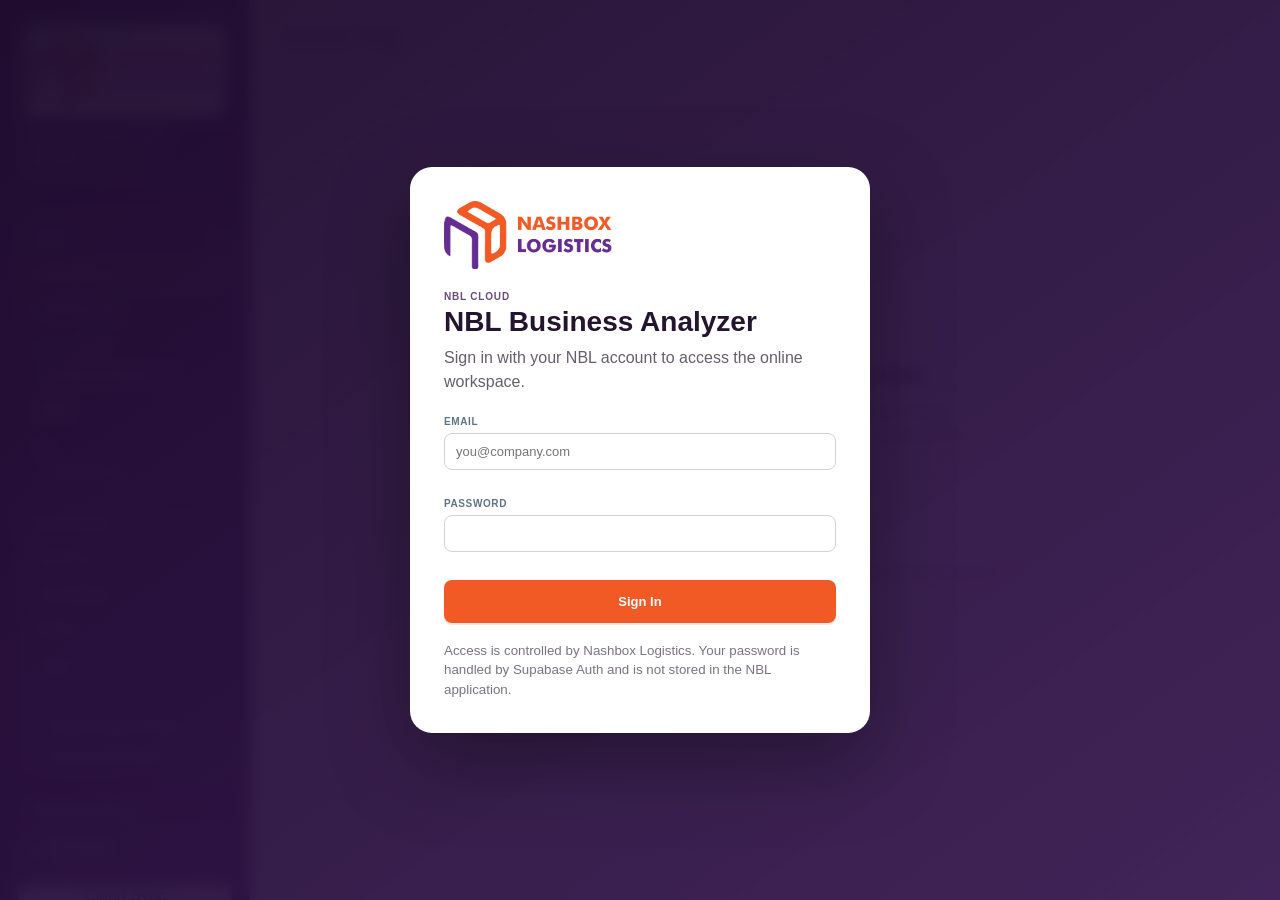
<file: NBL Business Analyzer.app/Contents/Resources/App/index.html>
<!doctype html>
<html lang="en">
<head>
  <meta charset="utf-8" />
  <meta name="viewport" content="width=device-width, initial-scale=1" />
  <title>NBL Business Analyzer</title>
  <meta name="theme-color" content="#35164E" />
  <link rel="icon" type="image/png" href="assets/nbl-favicon.png?v=64" />
  <link rel="stylesheet" href="styles.css?v=85" />
</head>
<body>

  <div class="cloud-login-overlay" id="cloudLoginOverlay">
    <div class="cloud-login-card">
      <img class="cloud-login-logo" src="assets/nashbox-logistics-logo.png?v=45" alt="Nashbox Logistics">
      <span class="eyebrow">NBL Cloud</span>
      <h1>NBL Business Analyzer</h1>
      <p>Sign in with your NBL account to access the online workspace.</p>
      <form id="cloudLoginForm">
        <div class="form-field"><label>Email</label><input id="cloudLoginEmail" type="email" autocomplete="username" required placeholder="you@company.com"></div>
        <div class="form-field"><label>Password</label><input id="cloudLoginPassword" type="password" autocomplete="current-password" required></div>
        <div class="cloud-login-error hidden" id="cloudLoginError"></div>
        <button class="button primary big full" id="cloudLoginBtn" type="submit">Sign In</button>
      </form>
      <small>Access is controlled by Nashbox Logistics. Your password is handled by Supabase Auth and is not stored in the NBL application.</small>
    </div>
  </div>
  <div class="app-shell">
    <aside class="sidebar">
      <div class="brand">
        <img class="nbl-logo" src="assets/nashbox-logistics-logo.png?v=45" alt="Nashbox Logistics">
        <div class="app-name">NBL Business Analyzer</div>
        <div class="app-version">Version 85 &bull; Daily Dispatch Board</div>
      </div>
      <nav class="sidebar-nav">
        <div class="nav-group" data-nav-group="admin">
          <button type="button" class="nav-group-toggle" aria-expanded="true"><span class="nav-group-title">Admin</span><span class="nav-group-chevron" aria-hidden="true">▾</span></button>
          <div class="nav-group-items">
            <button class="nav-btn nav-btn-child active protected-nav" data-screen="drivers">Driver Pay <em class="nav-lock">🔒</em></button>
            <button class="nav-btn nav-btn-child protected-nav" data-screen="summary">Settlement <em class="nav-lock">🔒</em></button>
            <div class="nav-subgroup protected-nav" data-finance-nav="reports">
              <div class="nav-subgroup-label">Reports <em class="nav-lock">🔒</em></div>
              <button class="nav-btn nav-btn-grandchild protected-nav" data-screen="settlement-reports">Settlement Reports <em class="nav-lock">🔒</em></button>
            </div>
            <button class="nav-btn nav-btn-child" data-screen="ivmr">IVMR</button>
            <div class="nav-subgroup">
              <div class="nav-subgroup-label">HR</div>
              <button class="nav-btn nav-btn-grandchild" data-screen="hr">Recruitment</button>
            </div>
            <button class="nav-btn nav-btn-child hidden" id="userAccessNav" data-screen="users">User Access</button>
          </div>
        </div>

        <div class="nav-group" data-nav-group="operations">
          <button type="button" class="nav-group-toggle" aria-expanded="true"><span class="nav-group-title">Operations</span><span class="nav-group-chevron" aria-hidden="true">▾</span></button>
          <div class="nav-group-items">
            <button class="nav-btn nav-btn-child" data-screen="meetings">Meetings</button>
            <button class="nav-btn nav-btn-child" data-screen="maintenance">Maintenance</button>
            <button class="nav-btn nav-btn-child" data-screen="motive">Motive</button>
            <button class="nav-btn nav-btn-child" data-screen="audit">Audit</button>
            <div class="nav-subgroup">
              <div class="nav-subgroup-label">Dispatch</div>
              <button class="nav-btn nav-btn-grandchild" data-screen="dispatch">Weekly Dispatch Planner</button>
              <button class="nav-btn nav-btn-grandchild" data-screen="daily-dispatch">Daily Dispatch Board</button>
            </div>
          </div>
        </div>

        <div class="nav-standalone">
          <button class="nav-btn protected-nav" data-screen="revenue">Revenue Finder <em class="nav-lock">🔒</em></button>
        </div>
      </nav>
      <div class="sidebar-bottom">

        <div class="cloud-status" id="cloudStatus"><span class="cloud-dot"></span><div><strong>NBL Cloud</strong><small>Checking session…</small></div></div>
        <button class="primary full" id="cloudSyncBtn" type="button">Cloud Sync</button>
        <button class="secondary full hidden" id="myProfileBtn" type="button">My Profile</button>
        <button class="secondary full subtle hidden" id="cloudSignOutBtn" type="button">Sign Out</button>
        <div class="folder-status" id="folderStatus"><span class="dot"></span><div><strong>NBL business data folder</strong><small>Not selected</small></div></div>
        <button class="secondary full" id="chooseFolderBtn">Choose Data Folder</button>
        <button class="secondary full subtle" id="refreshFolderBtn" disabled>Refresh Statements</button>
        <div class="finance-lock-status locked" id="financeLockStatus"><span class="lock-dot"></span><div><strong>Finance Access</strong><small>Locked</small></div></div>
        <button class="secondary full finance-lock-btn" id="financeSecurityBtn">Finance Security</button>
      </div>
    </aside>

    <main>
      <header class="topbar">
        <div>
          <h1 id="pageTitle">Driver Pay</h1>
          <p id="fileMeta">Choose your NBL business data folder to begin.</p>
        </div>
        <div class="actions">
          <label class="button primary file-button" id="uploadStatementBtn">Upload Statement<input id="fileInput" type="file" accept=".csv,text/csv" hidden></label>
          <button class="button secondary" id="saveBtn" disabled>Save Report</button>
          <button class="button dark" id="exportBtn" disabled>Export Excel</button>
        </div>
      </header>

      <section class="content">
        <div id="alertArea"></div>
        <div id="emptyState" class="empty-state">
          <div class="upload-icon">↥</div>
          <h2>Connect your NBL workspace</h2>
          <p id="emptyStateText">Sign in to NBL Cloud for the shared online workspace. You can also connect your existing local NBL data folder for migration, backup, and local report storage.</p>
          <div class="empty-actions">
            <button class="button secondary big" id="emptyChooseFolderBtn">Choose Data Folder</button>
            <label class="button primary file-button big" id="emptyUploadStatementBtn">Upload Settlement CSV<input type="file" id="emptyFileInput" accept=".csv,text/csv" hidden></label>
          </div>
        </div>

        <div id="financeLockedState" class="finance-locked-state hidden">
          <div class="finance-lock-card">
            <div class="finance-lock-icon">🔒</div>
            <h2>Finance modules are locked</h2>
            <p>Driver Pay, Settlement, Reports, and Revenue Finder require your finance access code or device authentication.</p>
            <button class="button primary big" id="unlockFinanceBtn">Unlock Finance</button>
          </div>
        </div>

        <div id="driversScreen" class="screen hidden">
          <div class="date-selector-bar">
            <div class="selector-field"><label>Pay Date</label><select id="payDateSelect"></select></div>
            <div class="selector-field"><label>Settlement Date</label><select id="driverSettlementDateSelect"></select></div>
            <div class="statement-source"><span>Statement</span><strong id="selectedStatementSource">—</strong></div>
          </div>

          <div class="payroll-toolbar">
            <div>
              <span class="eyebrow">Payroll Configuration</span>
              <h2>Flexible Driver Payroll</h2>
              <p>Each driver can use a day rate, mileage + D&H, or hybrid pay plan. Weekly minimums and pay-period adjustments are applied per driver.</p>
            </div>
            <div class="payroll-toolbar-actions"><button class="button secondary" id="refreshHosWorkDaysBtn" type="button">Refresh Workdays from Motive</button><button class="button secondary" id="managePayProfilesBtn" type="button">Manage Pay Profiles</button><small id="payrollHosStatus" class="payroll-hos-status">Motive HOS workdays not loaded for this pay period.</small></div>
          </div>
          <div class="rate-panel payroll-default-rates dynamic-dh-rate-panel">
            <div class="mileage-default-field"><label>Default pay per mile</label><div class="input-prefix"><span>$</span><input id="mileageRate" type="number" step="0.01" value="0.65"></div></div>
            <div class="dh-mapping-panel">
              <div class="dh-mapping-heading"><div><label>D&amp;H payout mapping</label><p>The app detects the actual D&amp;H values in the selected settlement. Assign the driver payout for each value.</p></div><button class="button secondary" id="saveDhMappingsBtn" type="button">Save D&amp;H Payouts</button></div>
              <div id="dhValueMappings" class="dh-value-mappings"></div>
            </div>
            <input id="singleRate" type="hidden" value="8.00"><input id="doubleRate" type="hidden" value="15.00">
          </div>
          <div class="panel payroll-overview-panel">
            <div class="panel-heading"><div><h2>Driver Payroll</h2><p>Drivers are grouped by pay method. Open or close either group using the dropdown header.</p></div><div class="total-pay"><span>Total Driver Pay</span><strong id="totalDriverPay">$0.00</strong></div></div>
            <div class="payroll-group-list" id="driverPayrollGroups"></div>
          </div>
        </div>

        <div id="summaryScreen" class="screen hidden">
          <div class="settlement-tab-bar" role="tablist" aria-label="Settlement module views">
            <button type="button" class="settlement-tab active" id="settlementSummaryTab" data-settlement-tab="summary">Settlement Summary</button>
            <button type="button" class="settlement-tab" id="settlementAnalysisTab" data-settlement-tab="analysis">Settlement Analysis</button>
          </div>

          <div id="settlementSummaryPanel" class="settlement-subpanel">
            <div class="latest-summary-heading">
              <div>
                <span>Most Recent Settlement</span>
                <h2 id="latestSettlementDate">—</h2>
                <p id="latestStatementSource">—</p>
              </div>
            </div>
            <div class="summary-grid" id="summaryCards"></div>
            <div class="panel latest-detail-panel">
              <div class="panel-heading"><div><h2>Most Recent Statement Metrics</h2><p>Automatically pulled from the newest settlement statement in the Statements folder.</p></div></div>
              <div class="latest-detail-grid" id="latestDetailGrid"></div>
            </div>
            <div class="panel settlement-history-panel">
              <div class="panel-heading"><div><h2>Settlement History</h2><p>All settlement statements currently stored in your NBL business data folder.</p></div><div class="history-count" id="historyCount">0 statements</div></div>
              <div class="table-wrap"><table id="settlementHistoryTable" class="summary-history-table"><thead></thead><tbody></tbody></table></div>
            </div>
          </div>

          <div id="settlementAnalysisPanel" class="settlement-subpanel hidden">
            <div class="settlement-analysis-toolbar">
              <div>
                <span class="eyebrow">Deeper Settlement Analysis</span>
                <h2>Mileage Breakdown</h2>
                <p>Review linehaul miles by tractor domicile and spot miles by client for a selected settlement week.</p>
              </div>
              <div class="selector-field settlement-analysis-date"><label>Settlement Date</label><select id="settlementAnalysisDateSelect"></select></div>
            </div>

            <div class="summary-grid settlement-analysis-cards" id="settlementAnalysisCards"></div>
            <div id="settlementAnalysisNotice" class="settlement-analysis-notice hidden"></div>

            <div class="settlement-analysis-grid">
              <div class="panel settlement-analysis-panel">
                <div class="panel-heading"><div><h2>Linehaul Miles by Domicile</h2><p>Domicile is matched from the tractor master. If a tractor has no master domicile, the settlement domicile/category value is used when available.</p></div><div class="history-count" id="linehaulDomicileCount">0 domiciles</div></div>
                <div id="linehaulDomicileBars" class="analysis-bars"></div>
                <div class="table-wrap"><table id="linehaulDomicileTable" class="analysis-table"><thead></thead><tbody></tbody><tfoot></tfoot></table></div>
              </div>

              <div class="panel settlement-analysis-panel">
                <div class="panel-heading"><div><h2>Spot Miles by Client</h2><p>Spot activity is grouped by the customer/spot name carried in the settlement statement.</p></div><div class="history-count" id="spotClientCount">0 clients</div></div>
                <div id="spotClientBars" class="analysis-bars"></div>
                <div class="table-wrap"><table id="spotClientTable" class="analysis-table"><thead></thead><tbody></tbody><tfoot></tfoot></table></div>
              </div>
            </div>
          </div>
        </div>

        <div id="reportsScreen" class="screen hidden">
          <div class="reports-toolbar">
            <div>
              <span class="eyebrow">Admin / Reports / Settlement Reports</span>
              <h2>Settlement Reports</h2>
              <p>Analyze driver labor cost against generated revenue and tractor fuel efficiency across a selected settlement date range.</p>
            </div>
          </div>

          <div class="panel reports-filter-panel">
            <div class="reports-filter-grid">
              <div class="form-field"><label>Start Date</label><input id="settlementReportStartDate" type="date"></div>
              <div class="form-field"><label>End Date</label><input id="settlementReportEndDate" type="date"></div>
              <button class="button primary" id="generateSettlementReportsBtn" type="button">Generate Reports</button>
              <div class="reports-range-note" id="settlementReportsRangeNote">Select a date range and generate the reports.</div>
            </div>
          </div>

          <div class="summary-grid reports-summary-grid" id="settlementReportsCards"></div>

          <div class="panel reports-panel">
            <div class="panel-heading">
              <div><h2>Driver Pay vs Revenue Generated</h2><p>Driver pay is compared with the settlement revenue attributed to that driver. Ratios above 35% are highlighted.</p></div>
              <div class="history-count" id="driverPayRevenueCount">0 drivers</div>
            </div>
            <div id="driverPayRevenueBars" class="analysis-bars reports-bars"></div>
            <div class="table-wrap"><table id="driverPayRevenueTable" class="reports-table"><thead></thead><tbody></tbody><tfoot></tfoot></table></div>
            <div class="reports-method-note">When two drivers are listed on the same trip, trip revenue is split equally between them so total attributed driver revenue does not double-count the settlement.</div>
          </div>

          <div class="panel reports-panel">
            <div class="panel-heading">
              <div><h2>Fuel Efficiency by Tractor</h2><p>MPG is calculated from settlement trip miles divided by fuel-purchase gallons for each tractor. MPG below 7.0 is highlighted.</p></div>
              <div class="history-count" id="fuelEfficiencyCount">0 tractors</div>
            </div>
            <div id="fuelEfficiencyBars" class="analysis-bars reports-bars"></div>
            <div class="table-wrap"><table id="fuelEfficiencyTable" class="reports-table fuel-efficiency-table"><thead></thead><tbody></tbody><tfoot></tfoot></table></div>
            <div class="reports-method-note">Fuel efficiency uses the Fuel Purchases section of the selected FedEx settlements. Tractors without fuel-purchase gallons in the range display MPG as unavailable.</div>
          </div>
        </div>

        <div id="maintenanceScreen" class="screen hidden">
          <div class="maintenance-toolbar">
            <div>
              <span class="eyebrow">Fleet Maintenance</span>
              <h2>Preventive Maintenance Planner</h2>
              <p>Weekly mileage is calculated from the settlement statements in your data folder. Motive mileage provides the odometer baseline.</p>
            </div>
            <div class="maintenance-actions">
              <label class="button secondary file-button">Import Tractor Spreadsheet<input id="tractorImportInput" type="file" accept=".xlsx,.csv,application/vnd.openxmlformats-officedocument.spreadsheetml.sheet,text/csv" hidden></label>
              <button class="button secondary" id="downloadTractorTemplateBtn">Download Import Template</button>
              <button class="button secondary" id="addTractorBtn">+ Add Tractor</button>
              <button class="button primary" id="recordMaintenanceBtn">Record Maintenance</button>
            </div>
          </div>

          <div class="summary-grid" id="maintenanceCards"></div>

          <div class="panel maintenance-status-panel">
            <div class="panel-heading">
              <div><h2>PM Status by Tractor</h2><p>PM1 interval: 25,000 miles • PM2 interval: 100,000 miles. Overdue equipment is highlighted in red.</p></div>
              <div class="history-count" id="tractorCount">0 tractors</div>
            </div>
            <div class="table-wrap">
              <table id="maintenanceStatusTable" class="maintenance-table"><thead></thead><tbody></tbody></table>
            </div>
          </div>

          <div class="panel maintenance-history-panel">
            <div class="panel-heading">
              <div><h2>Maintenance History</h2><p>PM1, PM2 and other repair work recorded for the fleet.</p></div>
              <div class="selector-field compact"><label>Tractor</label><select id="maintenanceHistoryFilter"><option value="all">All tractors</option></select></div>
            </div>
            <div class="table-wrap">
              <table id="maintenanceHistoryTable" class="maintenance-history-table"><thead></thead><tbody></tbody></table>
            </div>
          </div>

          <div class="panel mmr-panel">
            <div class="panel-heading">
              <div><h2>Monthly Maintenance Record PDFs</h2><p>Generate FedEx U.S. Monthly Maintenance Record (MGBA-355) pages from the tractor and maintenance data entered above.</p></div>
            </div>
            <div class="mmr-controls">
              <div class="form-field"><label>Maintenance Month</label><input id="mmrMonthInput" type="month"></div>
              <div class="form-field"><label>Service Provider Company</label><input id="mmrCompanyInput" value="Nashbox Logistics Inc."></div>
              <div class="form-field"><label>Authorized Officer / Business Contact</label><input id="mmrOfficerInput" placeholder="e.g. Anthony Prather"></div>
              <div class="form-field"><label>Date Completed</label><input id="mmrCompletedDateInput" type="date"></div>
            </div>
            <div class="mmr-actions">
              <button class="button primary" id="generateAllMmrBtn">Generate PDFs by Domicile</button>
              <button class="button secondary" id="downloadLastMmrBtn" disabled>Download Last Generated PDF</button>
              <span class="mmr-note">Creates one separate PDF per domicile, with one MGBA-355 page for each tractor assigned to that domicile. Individual tractor PDFs can also be generated from the PM Status table. Copies are saved under Maintenance/MMR when folder permission is available.</span>
            </div>
          </div>
        </div>

        <div id="meetingsScreen" class="screen hidden">
          <div class="meeting-toolbar">
            <div>
              <span class="eyebrow">Operations Meetings</span>
              <h2>Meeting & Inspection Tracker</h2>
              <p>Track truck inspection issues and management meeting action items in one place.</p>
            </div>
            <div class="meeting-toolbar-actions">
              <button class="button dark" id="exportMeetingsBtn" disabled>Export Meetings Excel</button>
            </div>
          </div>

          <div class="summary-grid" id="meetingCards"></div>

          <div class="panel meeting-panel">
            <div class="panel-heading">
              <div><h2>Truck Inspection Reports</h2><p>Record tractor issues found during inspections and track whether they have been addressed.</p></div>
              <div class="panel-heading-actions">
                <button class="button secondary" id="resetInspectionWidthsBtn" title="Restore the default column widths">Reset Column Widths</button>
                <button class="button primary" id="addInspectionBtn">+ Add Inspection Report</button>
              </div>
            </div>
            <div class="table-wrap">
              <table id="inspectionTable" class="meeting-table inspection-table"><thead></thead><tbody></tbody></table>
            </div>
          </div>

          <div class="panel meeting-panel management-panel">
            <div class="panel-heading">
              <div><h2>Management Meeting Items</h2><p>Track discussion topics, responsibilities, due dates and completion status.</p></div>
              <div class="panel-heading-actions">
                <button class="button secondary" id="resetManagementWidthsBtn" title="Restore the default column widths">Reset Column Widths</button>
                <button class="button primary" id="addManagementItemBtn">+ Add Meeting Item</button>
              </div>
            </div>
            <div class="table-wrap">
              <table id="managementMeetingTable" class="meeting-table management-meeting-table"><thead></thead><tbody></tbody></table>
            </div>
          </div>
        </div>

        <div id="hrScreen" class="screen hidden">
          <div class="hr-toolbar">
            <div>
              <span class="eyebrow">Admin / Human Resources</span>
              <h2>Recruitment</h2>
              <p>Manage the driver recruiting pipeline and group drivers by In Progress, Hired, Rejected, or Terminated status.</p>
            </div>
            <button class="button primary" id="addRecruitmentCandidateBtn">+ Add Candidate</button>
          </div>

          <div id="hrRecruitmentPanel" class="hr-subpanel">
            <div class="summary-grid" id="recruitmentCards"></div>
            <div class="panel hr-recruitment-panel">
              <div class="panel-heading">
                <div>
                  <h2>Recruitment Pipeline</h2>
                  <p>Drivers are grouped by Recruitment Status. Name stays frozen; click a header to sort, drag a column edge to resize, use the grip to rearrange workflow columns, or double-click a row to edit.</p>
                </div>
                <div class="hr-recruitment-controls">
                  <input id="recruitmentSearchInput" type="search" placeholder="Search candidates..." aria-label="Search recruitment candidates">
                  <select id="recruitmentStatusFilter" aria-label="Filter recruitment status">
                    <option value="">All Statuses</option>
                    <option value="In Progress">In Progress</option>
                    <option value="Hired">Hired</option>
                    <option value="Rejected">Rejected</option>
                    <option value="Terminated">Terminated</option>
                  </select>
                  <button type="button" class="button secondary" id="exportRecruitmentExcelBtn" title="Export the complete recruitment list to Excel">Export Recruitment List</button>
                  <button type="button" class="button secondary hr-reset-layout-btn" id="resetRecruitmentLayoutBtn" title="Restore the default recruitment column widths and order">Reset Columns</button>
                  <div class="history-count" id="recruitmentCandidateCount">0 candidates</div>
                </div>
              </div>
              <div class="table-wrap hr-recruitment-table-wrap">
                <table id="recruitmentTable" class="hr-recruitment-table"><thead></thead><tbody></tbody></table>
              </div>
            </div>
          </div>
        </div>

        <div id="usersScreen" class="screen hidden">
          <div class="hr-toolbar">
            <div>
              <span class="eyebrow">Owner / Access Control</span>
              <h2>User Access</h2>
              <p>Create individual NBL profiles and control which non-finance role each person uses. Driver Pay, Settlement, Reports, and Revenue Finder remain owner-only.</p>
            </div>
            <button class="button secondary" id="refreshUserAccessBtn" type="button">Refresh Users</button>
          </div>

          <div id="userAccessServiceStatus" class="cloud-sync-warning"></div>

          <div class="panel">
            <div class="panel-heading"><div><h2>Create User Profile</h2><p>Set a temporary password and give it to the user directly. They can change it after signing in under My Profile.</p></div></div>
            <form id="userAccessCreateForm">
              <div class="form-grid two">
                <div class="form-field"><label>Full Name</label><input id="newNblUserName" type="text" required placeholder="Full name"></div>
                <div class="form-field"><label>Email</label><input id="newNblUserEmail" type="email" required placeholder="name@nashboxlogistics.com"></div>
              </div>
              <div class="form-grid two">
                <div class="form-field"><label>Temporary Password</label><input id="newNblUserPassword" type="password" minlength="10" required autocomplete="new-password" placeholder="At least 10 characters"></div>
                <div class="form-field"><label>Role</label><select id="newNblUserRole"><option value="operations">Operations</option><option value="admin">Admin</option><option value="hr">HR</option></select></div>
              </div>
              <div class="form-note">Non-owner roles can never access Driver Pay, Settlement, Reports, Revenue Finder, the Finance Access Code, or full SSN reveal.</div>
              <div class="modal-actions"><button class="button primary" id="createNblUserBtn" type="submit">Create User</button></div>
            </form>
          </div>

          <div class="panel">
            <div class="panel-heading"><div><h2>NBL User Profiles</h2><p>Deactivate a user to immediately remove access to the NBL workspace. The Owner profile cannot be changed here.</p></div><div class="history-count" id="userAccessCount">0 profiles</div></div>
            <div class="table-wrap"><table id="userAccessTable"><thead></thead><tbody></tbody></table></div>
          </div>
        </div>

        <div id="auditScreen" class="screen hidden">
          <div class="audit-toolbar">
            <div>
              <span class="eyebrow">Technology &amp; Systems Compliance</span>
              <h2>Compliance Audit</h2>
              <p>Run the NBL compliance checklist, track findings to closure, and convert issues into Management Meeting action items.</p>
            </div>
            <button class="button primary" id="startNewAuditBtn">+ Run New Audit</button>
          </div>

          <div class="summary-grid" id="auditCards"></div>

          <div class="audit-tab-bar">
            <button class="audit-tab active" data-audit-tab="dashboard">Dashboard</button>
            <button class="audit-tab" data-audit-tab="new">Run New Audit</button>
            <button class="audit-tab" data-audit-tab="findings">Open Findings <span id="auditOpenFindingBadge">0</span></button>
            <button class="audit-tab" data-audit-tab="history">Audit History</button>
          </div>

          <div id="auditDashboardTab" class="audit-tab-panel">
            <div class="panel audit-panel">
              <div class="panel-heading">
                <div><h2>Most Recent Audit by Category</h2><p>Pass / Fail / Check results from the latest completed audit.</p></div>
                <div class="history-count" id="auditLatestMeta">No audits</div>
              </div>
              <div class="table-wrap"><table id="auditCategorySummaryTable" class="audit-table"><thead></thead><tbody></tbody></table></div>
            </div>
            <div class="panel audit-panel">
              <div class="panel-heading"><div><h2>Current Open Findings</h2><p>Issues from completed audits that still require corrective action.</p></div></div>
              <div class="table-wrap"><table id="auditDashboardFindingsTable" class="audit-table"><thead></thead><tbody></tbody></table></div>
            </div>
          </div>

          <div id="auditNewTab" class="audit-tab-panel hidden">
            <form id="auditNewForm">
              <div class="panel audit-panel audit-header-panel">
                <div class="panel-heading">
                  <div><h2>Run New Audit</h2><p>Every checklist item must be marked Pass, Fail, or Check before the audit can be saved.</p></div>
                </div>
                <div class="audit-new-header">
                  <div class="form-field"><label>Audit Date</label><input id="auditDateInput" type="date" required></div>
                  <div class="form-field"><label>Auditor</label><input id="auditAuditorInput" type="text" required placeholder="Auditor name"></div>
                </div>
              </div>
              <div id="auditChecklistContainer" class="audit-checklist"></div>
              <div class="audit-save-bar">
                <span>Fail and Check items will automatically become open findings.</span>
                <div>
                  <button type="button" class="button secondary" id="cancelAuditBtn">Cancel</button>
                  <button type="submit" class="button primary">Save Completed Audit</button>
                </div>
              </div>
            </form>
          </div>

          <div id="auditFindingsTab" class="audit-tab-panel hidden">
            <div class="panel audit-panel">
              <div class="panel-heading">
                <div><h2>Open Findings &amp; Corrective Actions</h2><p>Send any finding to Management Meeting Items, assign responsibility, and track it until closed.</p></div>
                <div class="history-count" id="auditFindingCount">0 open</div>
              </div>
              <div class="table-wrap"><table id="auditFindingsTable" class="audit-table audit-findings-table"><thead></thead><tbody></tbody></table></div>
            </div>
          </div>

          <div id="auditHistoryTab" class="audit-tab-panel hidden">
            <div class="panel audit-panel">
              <div class="panel-heading">
                <div><h2>Audit History</h2><p>One row per completed audit. Select an audit to review its full checklist and comments.</p></div>
                <div class="history-count" id="auditHistoryCount">0 audits</div>
              </div>
              <div class="table-wrap"><table id="auditHistoryTable" class="audit-table"><thead></thead><tbody></tbody></table></div>
            </div>
            <div class="panel audit-panel hidden" id="auditHistoryDetailPanel">
              <div class="panel-heading"><div><h2 id="auditHistoryDetailTitle">Audit Details</h2><p id="auditHistoryDetailMeta"></p></div></div>
              <div class="table-wrap"><table id="auditHistoryDetailTable" class="audit-table"><thead></thead><tbody></tbody></table></div>
            </div>
          </div>
        </div>

        <div id="revenueScreen" class="screen hidden">
          <div class="revenue-toolbar">
            <div>
              <span class="eyebrow">Revenue Recovery</span>
              <h2>Revenue Finder</h2>
              <p>Scans all stored settlement statements for possible broken legs and missing FedEx revenue items. Results are review flags, not confirmed billing errors.</p>
            </div>
            <div class="history-count" id="revenueScanMeta">0 statements scanned</div>
          </div>

          <div class="summary-grid" id="revenueFinderCards"></div>

          <div class="panel revenue-panel">
            <div class="panel-heading">
              <div><h2>Broken Legs</h2><p>Possible dispatch sequences that do not return to the starting station within the connected date block available in the settlement history.</p></div>
              <div class="history-count" id="brokenLegCount">0 flags</div>
            </div>
            <div class="table-wrap">
              <table id="brokenLegsTable" class="revenue-table broken-legs-table"><thead></thead><tbody></tbody></table>
            </div>
          </div>

          <div class="panel revenue-panel">
            <div class="panel-heading">
              <div><h2>Missing Fuel Supplement</h2><p>Linehaul or spot movements with a zero fuel supplement. Where possible, the tool estimates a reference rate from comparable paid movements in the stored statements.</p></div>
              <div class="history-count" id="missingFuelCount">0 flags</div>
            </div>
            <div class="table-wrap">
              <table id="missingFuelTable" class="revenue-table missing-fuel-table"><thead></thead><tbody></tbody></table>
            </div>
          </div>

          <div class="panel revenue-panel">
            <div class="panel-heading">
              <div><h2>Missing D&amp;H Payment</h2><p>Linehaul trips where the D&amp;H field is zero or blank. Expected D&amp;H is inferred from comparable paid legs when available.</p></div>
              <div class="history-count" id="missingDhCount">0 flags</div>
            </div>
            <div class="table-wrap">
              <table id="missingDhTable" class="revenue-table missing-dh-table"><thead></thead><tbody></tbody></table>
            </div>
          </div>
        </div>


        <div id="dispatchScreen" class="screen hidden">
          <div class="dispatch-toolbar">
            <div>
              <span class="eyebrow" id="dispatchLocationEyebrow">Dispatch Operations</span>
              <h2>Weekly Dispatch Planner</h2>
              <p>Plan each operating location independently, move drivers between runs, and track weekly mileage and uncovered miles.</p>
            </div>
            <div class="dispatch-toolbar-actions">
              <div class="dispatch-potential" id="dispatchPotential">Best possible: —</div>
              <button class="button primary" id="optimizeDispatchBtn">Optimize Coverage</button>
              <button class="button secondary" id="addDispatchRunBtn">+ Add Run</button>
              <button class="button secondary" id="manageDispatchDriversBtn">Manage Drivers</button>
              <button class="button secondary" id="manageDispatchTractorsBtn">Manage Tractors</button>
              <button class="button secondary" id="exportDispatchExcelBtn">Export Team Schedule Excel</button>
              <button class="button dark" id="exportDispatchPdfBtn">Export Run Coverage PDF</button>
              <button class="button secondary" id="resetDispatchBtn">Reset Location Plan</button>
            </div>
          </div>

          <div class="dispatch-location-bar">
            <div class="dispatch-location-tabs" id="dispatchLocationTabs"></div>
            <div class="dispatch-location-actions">
              <button class="button secondary" id="addDispatchLocationBtn">+ Add Location</button>
              <button class="button secondary" id="editDispatchLocationBtn">Edit Location</button>
              <button class="button danger-outline" id="deleteDispatchLocationBtn">Delete Location</button>
            </div>
          </div>

          <div class="panel dispatch-plan-panel">
            <div class="dispatch-plan-heading">
              <div>
                <span class="eyebrow">Scenario Memory</span>
                <h2>Saved Dispatch Tables</h2>
                <p>Save multiple coverage configurations for this location, load any saved version back onto the planning board, and export every saved table in one team-facing PDF with one configuration per page.</p>
              </div>
              <div class="dispatch-plan-controls">
                <select id="dispatchSavedPlanSelect" aria-label="Saved dispatch table"></select>
                <button class="button primary" id="saveDispatchPlanBtn">Save Current as New</button>
                <button class="button secondary" id="loadDispatchPlanBtn">Load</button>
                <button class="button secondary" id="updateDispatchPlanBtn">Update Saved</button>
                <button class="button secondary" id="renameDispatchPlanBtn">Rename</button>
                <button class="button danger-outline" id="deleteDispatchPlanBtn">Delete</button>
                <button class="button dark" id="exportAllDispatchPlansPdfBtn">Export All Plans PDF</button>
              </div>
            </div>
            <div class="dispatch-plan-meta" id="dispatchPlanMeta">No saved dispatch tables yet.</div>
          </div>

          <div class="summary-grid dispatch-summary-grid" id="dispatchCards"></div>

          <div class="panel dispatch-driver-panel">
            <div class="panel-heading">
              <div><h2 id="dispatchDriverPanelTitle">Drivers Assigned to This Location</h2><p>Only drivers assigned to the selected dispatch location appear in this pool. Use <strong>Manage Drivers</strong> to add hired Recruitment drivers, settlement drivers, or move drivers between locations.</p></div>
              <div class="dispatch-save-state" id="dispatchSaveState">Saved locally</div>
            </div>
            <div class="dispatch-driver-pool" id="dispatchDriverPool"></div>
          </div>

          <div class="panel dispatch-tractor-panel">
            <div class="panel-heading">
              <div><h2 id="dispatchTractorPanelTitle">Tractors Assigned to This Location</h2><p>Tractors are pulled from Motive and assigned to a dispatch location for weekly capacity planning. Use <strong>Manage Tractors</strong> to add Motive tractors or move them between locations.</p></div>
              <div class="dispatch-motive-state" id="dispatchMotiveState">Motive fleet: —</div>
            </div>
            <div class="dispatch-tractor-pool" id="dispatchTractorPool"></div>
          </div>

          <div class="panel dispatch-board-panel">
            <div class="panel-heading">
              <div><h2>Run Coverage Chart</h2><p>Runs shown here belong to the selected location. Use <strong>Add Run</strong> or <strong>Edit Run</strong> to manage the location's routes and mileage.</p></div>
              <div class="dispatch-legend"><span><i class="legend-dot covered"></i> Covered</span><span><i class="legend-dot open"></i> Open</span><span><i class="legend-dot primary"></i> Primary assignment</span></div>
            </div>
            <div class="dispatch-board-wrap">
              <div class="dispatch-board" id="dispatchBoard"></div>
            </div>
          </div>

          <div class="panel dispatch-economics-panel">
            <div class="panel-heading">
              <div><h2>Route Mileage</h2><p>Weekly miles count covered run-days. Lost Miles is the sum of route miles for scheduled run-days that are not covered.</p></div>
            </div>
            <div class="table-wrap">
              <table id="dispatchEconomicsTable" class="dispatch-economics-table"><thead></thead><tbody></tbody></table>
            </div>
            <div class="dispatch-driver-economics-heading"><h3>Driver Utilization</h3><p>Assigned days reflect the selected location, while schedule conflicts are checked across all locations.</p></div>
            <div class="table-wrap">
              <table id="dispatchDriverEconomicsTable" class="dispatch-economics-table"><thead></thead><tbody></tbody></table>
            </div>
          </div>

          <div class="panel dispatch-gaps-panel">
            <div class="panel-heading">
              <div><h2>Coverage Gaps by Day</h2><p>See where additional driver coverage is still required at the selected location.</p></div>
            </div>
            <div class="dispatch-gap-strip" id="dispatchGapStrip"></div>
          </div>

          <div class="panel dispatch-opportunity-panel">
            <div class="panel-heading">
              <div><h2>Open Run-Days / Lost Miles</h2><p>Open run-days are ranked by route miles so the largest mileage gaps are easiest to address first.</p></div>
            </div>
            <div class="dispatch-opportunity-list" id="dispatchOpportunityList"></div>
          </div>
        </div>

        <div id="dailyDispatchScreen" class="screen hidden">
          <div class="dispatch-toolbar daily-dispatch-toolbar">
            <div>
              <span class="eyebrow">Dispatch</span>
              <h2>Daily Dispatch Board</h2>
              <p>Record the routes offered for the selected date, whether each was accepted or declined, and the driver assigned.</p>
            </div>
            <div class="dispatch-toolbar-actions daily-dispatch-actions">
              <label class="daily-dispatch-date-label">Dispatch Date<input id="dailyDispatchDateInput" type="date"></label>
              <button class="button primary" id="saveDailyDispatchBtn" type="button">Save Daily Dispatch</button>
            </div>
          </div>
          <div class="summary-grid daily-dispatch-summary" id="dailyDispatchCards"></div>
          <div class="panel daily-dispatch-panel">
            <div class="panel-heading">
              <div><h2 id="dailyDispatchTableTitle">Routes</h2><p>Assigned routes are prepopulated as received and accepted with their regular driver. Change only what was different that day.</p></div>
              <div class="dispatch-save-state" id="dailyDispatchSaveState">Not saved</div>
            </div>
            <div class="table-wrap">
              <table id="dailyDispatchTable" class="daily-dispatch-table"><thead></thead><tbody></tbody><tfoot></tfoot></table>
            </div>
          </div>
        </div>

        <div id="ivmrScreen" class="screen hidden">
          <div class="ivmr-toolbar">
            <div>
              <span class="eyebrow">Mileage Compliance</span>
              <h2>Individual Vehicle Mileage Records (IVMR)</h2>
              <p>Pull Motive IFTA mileage for a reporting period, rebuild the same stop/state segment structure used in the supplied Mileage Reports, populate Origin / Destination from the IVMR location master, reconstruct Highway / Route Traveled from dense Motive history, and generate a FedEx Ground FL-001 IVMR PDF for each tractor.</p>
            </div>
            <div class="ivmr-toolbar-actions">
              <button class="button primary" id="loadIvmrBtn">Load Motive IFTA Data</button>
              <button class="button secondary" id="buildIvmrRoutesBtn" disabled>Build Routes from Motive History</button>
              <button class="button secondary" id="manageIvmrLocationsBtn">Manage IVMR Locations</button>
              <button class="button secondary hidden" id="cancelIvmrRoutesBtn">Stop Route Build</button>
              <button class="button dark" id="exportAllIvmrBtn" disabled>Export All Tractor PDFs</button>
            </div>
          </div>

          <div class="panel ivmr-filter-panel">
            <div class="ivmr-filter-grid ivmr-filter-grid-v21">
              <div class="form-field"><label>Reporting Start Date</label><input id="ivmrStartDate" type="date"></div>
              <div class="form-field"><label>Reporting End Date</label><input id="ivmrEndDate" type="date"></div>
              <div class="form-field"><label>Tractor Detail Filter</label><select id="ivmrTractorFilter"><option value="all">All tractors</option></select></div>
              <div class="form-field"><label>IC/ISP Entity Name</label><input id="ivmrEntityName" type="text" value="Nashbox Logistics Inc."></div>
              <div class="form-field"><label>IC/ISP Entity Number</label><input id="ivmrEntityNumber" type="text" placeholder="Enter entity number"></div>
              <div class="ivmr-source-note" id="ivmrSourceNote">Connect Motive and choose a reporting period to load IFTA mileage. NBL converts the underlying IFTA fragments into Mileage Report-style segments and fills the last two FL-001 columns from the location master and Motive history.</div>
            </div>
          </div>

          <div class="panel ivmr-location-panel" id="ivmrLocationPanel">
            <div class="panel-heading">
              <div><h2>Origin / Destination Location Master</h2><p>Recognized FedEx spot, facility and city locations used to populate the FL-001 Origin / Destination / City Spot Number / City column. GPS proximity is checked first; Motive location descriptions are a secondary match.</p></div>
              <div class="row-actions"><span class="history-count" id="ivmrLocationCount">0 locations</span><button class="button primary compact" id="addIvmrLocationBtn">Add Location</button></div>
            </div>
            <div class="table-wrap"><table id="ivmrLocationTable" class="ivmr-detail-table"><thead></thead><tbody></tbody></table></div>
          </div>

          <div class="panel ivmr-history-test-panel">
            <div class="panel-heading">
              <div>
                <span class="eyebrow">Diagnostic</span>
                <h2>Motive Tractor History Test</h2>
                <p>Inspect vehicle history before rebuilding Highway / Route Traveled.</p>
              </div>
              <div class="history-count" id="ivmrHistoryTestStatus">Not run</div>
            </div>
            <div class="ivmr-history-test-controls">
              <div class="form-field"><label>Tractor Number</label><input id="ivmrHistoryTractor" type="text" value=""></div>
              <div class="form-field"><label>History Start Date</label><input id="ivmrHistoryStart" type="date" value="2026-09-01"></div>
              <div class="form-field"><label>History End Date</label><input id="ivmrHistoryEnd" type="date" value="2026-09-11"></div>
              <div class="ivmr-history-test-actions">
                <button class="button primary" id="runIvmrHistoryTestBtn">Run Motive History Test</button>
                <button class="button secondary" id="downloadIvmrHistoryJsonBtn" disabled>Download Diagnostic JSON</button>
              </div>
            </div>
            <div class="ivmr-history-test-note" id="ivmrHistoryTestNote">This does not change IVMR data. It only reads Motive history and shows what NBL actually receives.</div>
            <div class="summary-grid ivmr-history-summary" id="ivmrHistoryCards"></div>
            <div class="ivmr-history-results hidden" id="ivmrHistoryResults">
              <div class="panel-heading compact"><div><h3>History by Date</h3><p>Point count, odometer movement, approximate GPS distance and first/last Motive locations.</p></div></div>
              <div class="table-wrap"><table id="ivmrHistoryDayTable" class="ivmr-detail-table"><thead></thead><tbody></tbody></table></div>
              <div class="panel-heading compact ivmr-history-raw-heading"><div><h3>Driving Period Fallback</h3><p>If Motive rejects breadcrumb history, this uses Motive driving periods to verify actual tractor movement, origin, destination and distance for the same date range.</p></div></div>
              <div class="table-wrap"><table id="ivmrDrivingPeriodsTable" class="ivmr-detail-table"><thead></thead><tbody></tbody></table></div>
              <div class="panel-heading compact ivmr-history-raw-heading"><div><h3>Raw Motive Sample</h3><p>A sample spread across the requested period so we can verify timestamp, coordinates, speed, odometer, type and any Motive description.</p></div></div>
              <div class="table-wrap"><table id="ivmrHistoryRawTable" class="ivmr-detail-table"><thead></thead><tbody></tbody></table></div>
            </div>
          </div>

          <div id="ivmrRouteProgress" class="panel ivmr-route-progress hidden"></div>

          <div class="summary-grid" id="ivmrCards"></div>

          <div class="panel ivmr-fleet-panel">
            <div class="panel-heading">
              <div><h2>IVMR by Tractor</h2><p>One row per tractor with beginning/ending odometer, total IVMR miles and mileage by jurisdiction. Use the PDF button to generate an individual tractor report on the FedEx Ground FL-001 form.</p></div>
              <div class="history-count" id="ivmrTractorCount">0 tractors</div>
            </div>
            <div class="table-wrap">
              <table id="ivmrTractorTable" class="ivmr-table"><thead></thead><tbody></tbody></table>
            </div>
          </div>

          <div class="panel ivmr-detail-panel">
            <div class="panel-heading">
              <div><h2>Mileage Report Segment Detail</h2><p>Mileage Report-style segment rows built from the underlying Motive IFTA fragments, with the same Origin / Destination and Highway / Route fields used on the FL-001 form.</p></div>
              <div class="history-count" id="ivmrTripCount">0 rows</div>
            </div>
            <div class="table-wrap">
              <table id="ivmrDetailTable" class="ivmr-detail-table"><thead></thead><tbody></tbody></table>
            </div>
          </div>

          <div class="panel ivmr-domicile-panel">
            <div class="panel-heading">
              <div><h2>Domicile Validation</h2><p>Every tractor must exist in the tractor master and have a domicile before its final IVMR PDF can be exported.</p></div>
              <div class="history-count" id="ivmrMissingDomicileCount">0 missing</div>
            </div>
            <div class="table-wrap">
              <table id="ivmrDomicileTable" class="ivmr-domicile-table"><thead></thead><tbody></tbody></table>
            </div>
          </div>
        </div>

        <div id="motiveScreen" class="screen hidden">
          <div class="motive-toolbar">
            <div>
              <span class="eyebrow">Fleet Integration</span>
              <h2>Motive Connection</h2>
              <p>Connect NBL Business Analyzer to Motive to view fleet data and update maintenance odometers from Motive readings.</p>
            </div>
            <div class="motive-toolbar-actions">
              <button class="button secondary" id="testMotiveBtn" disabled>Test Connection</button>
              <button class="button primary" id="refreshMotiveBtn" disabled>Refresh Motive Fleet</button>
            </div>
          </div>

          <div class="summary-grid" id="motiveCards"></div>

          <div class="panel motive-connection-panel">
            <div class="panel-heading">
              <div><h2>API Connection</h2><p>The API key is stored on this computer by the local launcher and is never written into the NBL data folder.</p></div>
              <span class="status-pill baseline" id="motiveConnectionPill">Not Connected</span>
            </div>
            <div class="motive-connect-grid">
              <div class="form-field motive-key-field"><label>Motive API Key</label><input id="motiveApiKeyInput" type="password" autocomplete="off" placeholder="Paste a Motive API key"></div>
              <div class="motive-connect-actions">
                <button class="button primary" id="saveMotiveKeyBtn">Save &amp; Test</button>
                <button class="button secondary" id="disconnectMotiveBtn" disabled>Disconnect</button>
              </div>
            </div>
            <div class="motive-security-note" id="motiveBackendNote">Use the included <strong>Start NBL Business Analyzer</strong> launcher for Motive integration.</div>
            <div class="motive-test-results" id="motiveTestResults"></div>
          </div>

          <div class="panel motive-fleet-panel">
            <div class="panel-heading">
              <div><h2>Motive Fleet</h2><p>Current or last-known Motive readings. True odometer is preferred when Motive provides it.</p></div>
              <div class="motive-fleet-actions">
                <span class="history-count" id="motiveFleetCount">0 vehicles</span>
                <button class="button dark" id="syncMotiveMaintenanceBtn" disabled>Update Maintenance Odometers</button>
              </div>
            </div>
            <div class="table-wrap">
              <table id="motiveFleetTable" class="motive-table"><thead></thead><tbody></tbody></table>
            </div>
          </div>
        </div>

      </section>
    </main>
  </div>



  <div class="modal-backdrop hidden" id="ivmrLocationModal">
    <div class="modal-card wide">
      <div class="modal-heading"><div><span class="eyebrow">IVMR Location Master</span><h2 id="ivmrLocationModalTitle">Add Location</h2></div><button class="icon-btn" data-close-modal="ivmrLocationModal">×</button></div>
      <form id="ivmrLocationForm">
        <input type="hidden" id="ivmrLocationEditId">
        <div class="form-grid two">
          <div class="form-field"><label>Spot / Location Name</label><input id="ivmrLocationSpotInput" placeholder="e.g. 419 or HUNTINGBURG EXPRESS"></div>
          <div class="form-field"><label>City</label><input id="ivmrLocationCityInput" required placeholder="e.g. Clarksville"></div>
        </div>
        <div class="form-grid two">
          <div class="form-field"><label>State</label><input id="ivmrLocationStateInput" maxlength="2" required placeholder="TN"></div>
          <div class="form-field"><label>Match Radius (miles)</label><input id="ivmrLocationRadiusInput" type="number" min="0.5" step="0.5" value="8"></div>
        </div>
        <div class="form-grid two">
          <div class="form-field"><label>Latitude <span class="optional-label">Optional</span></label><input id="ivmrLocationLatInput" type="number" step="0.000001" placeholder="36.568700"></div>
          <div class="form-field"><label>Longitude <span class="optional-label">Optional</span></label><input id="ivmrLocationLonInput" type="number" step="0.000001" placeholder="-87.239200"></div>
        </div>
        <div class="form-field"><label>Motive Description Aliases <span class="optional-label">Optional</span></label><input id="ivmrLocationAliasesInput" placeholder="Comma-separated, e.g. Clarksville, Clarksville TN"><div class="form-note">Used only when GPS proximity does not identify a configured location.</div></div>
        <div class="form-note" id="ivmrLocationPreview">Display format: Spot / Location Name - City</div>
        <div class="modal-actions"><button type="button" class="button secondary" data-close-modal="ivmrLocationModal">Cancel</button><button type="submit" class="button primary">Save Location</button></div>
      </form>
    </div>
  </div>

  <div class="modal-backdrop hidden" id="financeSecurityModal">
    <div class="modal-card finance-security-card">
      <div class="modal-heading"><div><span class="eyebrow">Protected Modules</span><h2 id="financeSecurityTitle">Finance Access</h2></div><button class="icon-btn" data-close-modal="financeSecurityModal">×</button></div>
      <div id="financeSecuritySetup" class="finance-security-section hidden">
        <p class="security-intro">Create a 4–10 digit code to protect Driver Pay, Settlement, Reports, Revenue Finder, and full SSN reveal in HR. This code is stored only in this browser.</p>
        <form id="financeSetupForm">
          <div class="form-field"><label>Create Access Code</label><input id="financeNewCode" type="password" inputmode="numeric" pattern="[0-9]{4,10}" minlength="4" maxlength="10" autocomplete="new-password" required placeholder="4–10 digits"></div>
          <div class="form-field"><label>Confirm Access Code</label><input id="financeConfirmCode" type="password" inputmode="numeric" pattern="[0-9]{4,10}" minlength="4" maxlength="10" autocomplete="new-password" required placeholder="Re-enter code"></div>
          <div class="security-error hidden" id="financeSetupError"></div>
          <div class="modal-actions"><button type="submit" class="button primary">Set Access Code</button></div>
        </form>
      </div>
      <div id="financeSecurityUnlock" class="finance-security-section hidden">
        <p class="security-intro">Enter your finance access code to open Driver Pay, Settlement, Reports, and Revenue Finder. The same code is also used to reveal full SSNs in HR.</p>
        <form id="financeUnlockForm">
          <div class="form-field"><label>Access Code</label><input id="financeUnlockCode" type="password" inputmode="numeric" maxlength="10" autocomplete="current-password" required placeholder="Enter code"></div>
          <div class="security-error hidden" id="financeUnlockError"></div>
          <div class="finance-unlock-actions">
            <button type="submit" class="button primary">Unlock</button>
            <button type="button" class="button secondary hidden" id="deviceUnlockBtn">Use Touch ID / Windows Hello</button>
          </div>
        </form>
      </div>
      <div id="financeSecurityManage" class="finance-security-section hidden">
        <div class="security-status-row"><span class="status-pill yes">Unlocked</span><span>Driver Pay, Settlement, Reports, and Revenue Finder are available. The same access code protects full SSN reveal in HR.</span></div>
        <div class="security-manage-actions">
          <button class="button dark" id="lockFinanceNowBtn" type="button">Lock Finance Now</button>
          <button class="button secondary" id="changeFinanceCodeBtn" type="button">Change Access Code</button>
          <button class="button secondary" id="enableDeviceUnlockBtn" type="button">Enable Device Unlock</button>
        </div>
        <p class="security-device-note" id="deviceUnlockNote"></p>
      </div>
      <div class="security-footnote">This is an app-level privacy lock. The underlying files in your selected local data folder are not encrypted by this feature.</div>
    </div>
  </div>

  <div class="modal-backdrop hidden" id="ssnAccessModal">
    <div class="modal-card finance-security-card">
      <div class="modal-heading"><div><span class="eyebrow">Protected HR Data</span><h2>Reveal Full SSN</h2></div><button class="icon-btn" data-close-modal="ssnAccessModal">×</button></div>
      <p class="security-intro">Enter the same Finance Access Code used for Driver Pay, Settlement, Reports, and Revenue Finder.</p>
      <form id="ssnAccessForm">
        <div class="form-field"><label>Finance Access Code</label><input id="ssnAccessCode" type="password" inputmode="numeric" maxlength="10" autocomplete="current-password" required placeholder="Enter code"></div>
        <div class="security-error hidden" id="ssnAccessError"></div>
        <div class="modal-actions"><button type="button" class="button secondary" data-close-modal="ssnAccessModal">Cancel</button><button type="submit" class="button primary">Reveal SSN</button></div>
      </form>
    </div>
  </div>

  <div class="modal-backdrop hidden" id="dispatchScheduleModal">
    <div class="modal-card">
      <div class="modal-heading"><div><span class="eyebrow">Dispatch Driver</span><h2 id="dispatchScheduleModalTitle">Edit Driver Schedule</h2></div><button class="icon-btn" data-close-modal="dispatchScheduleModal">×</button></div>
      <form id="dispatchScheduleForm">
        <input type="hidden" id="dispatchScheduleDriverId">
        <div class="form-field"><label>Driver</label><input id="dispatchScheduleDriverName" type="text" readonly></div>
        <div class="form-grid two">
          <div class="form-field"><label>FedEx ID <span class="optional-label">Optional</span></label><input id="dispatchDriverFedexIdInput" type="text" inputmode="numeric" placeholder="Optional driver ID"></div>
          <div class="form-field"><label>Dispatch Location</label><select id="dispatchDriverLocationInput" required></select></div>
        </div>
        <div class="form-field"><label>Available Workdays</label>
          <div class="dispatch-day-checkboxes" id="dispatchScheduleDays">
            <label><input type="checkbox" value="0"> Sun</label>
            <label><input type="checkbox" value="1"> Mon</label>
            <label><input type="checkbox" value="2"> Tue</label>
            <label><input type="checkbox" value="3"> Wed</label>
            <label><input type="checkbox" value="4"> Thu</label>
            <label><input type="checkbox" value="5"> Fri</label>
            <label><input type="checkbox" value="6"> Sat</label>
          </div>
        </div>
        <div class="form-note">Changing availability does not remove existing assignments. If the new schedule conflicts with assignments already on the chart, NBL Business Analyzer will warn you and let you decide whether to keep them.</div>
        <div class="modal-actions"><button type="button" class="button secondary" data-close-modal="dispatchScheduleModal">Cancel</button><button type="submit" class="button primary">Save Driver</button></div>
      </form>
    </div>
  </div>

  <div class="modal-backdrop hidden" id="recruitmentCandidateModal">
    <div class="modal-card extra-wide">
      <div class="modal-heading"><div><span class="eyebrow">HR Recruitment</span><h2 id="recruitmentCandidateModalTitle">Add Candidate</h2></div><button class="icon-btn" data-close-modal="recruitmentCandidateModal">×</button></div>
      <form id="recruitmentCandidateForm">
        <input type="hidden" id="recruitmentCandidateId">
        <div class="hr-application-upload" id="recruitmentApplicationUploadPanel">
          <div class="hr-application-upload-copy">
            <strong id="recruitmentApplicationUploadTitle">Import Candidate Application</strong>
            <span id="recruitmentApplicationUploadHelp">Upload a FedEx / First Advantage application PDF and NBL will prefill every supported field it can read. You can review or change anything before saving.</span>
          </div>
          <label class="button secondary hr-application-file-button" id="recruitmentApplicationPdfButton" for="recruitmentApplicationPdfInput">Choose PDF</label>
          <input id="recruitmentApplicationPdfInput" class="hr-hidden-file-input" type="file" accept="application/pdf,.pdf">
          <div class="hr-application-parse-status" id="recruitmentApplicationParseStatus">No application selected.</div>
        </div>
        <div class="form-grid three">
          <div class="form-field"><label>Name</label><input id="recruitmentNameInput" type="text" required placeholder="Candidate name"></div>
          <div class="form-field"><label>Email</label><input id="recruitmentEmailInput" type="email" placeholder="name@example.com"></div>
          <div class="form-field"><label>Phone</label><input id="recruitmentPhoneInput" type="tel" placeholder="Phone number"></div>
        </div>
        <div class="hr-profile-fields-heading"><strong>Driver Profile Details</strong><span>These fields are stored in the candidate profile and do not appear as Recruitment table columns.</span></div>
        <div class="form-grid three">
          <div class="form-field"><label>Date of Birth</label><input id="recruitmentDobInput" type="date"></div>
          <div class="form-field"><label>CDL Number</label><input id="recruitmentCdlNumberInput" type="text" placeholder="Commercial driver's license number"></div>
          <div class="form-field"><label>CDL Issuing State</label><input id="recruitmentCdlIssuingStateInput" type="text" maxlength="32" placeholder="e.g. TN or South Carolina"></div>
        </div>
        <div class="form-grid two">
          <div class="form-field"><label>CDL Expiry</label><input id="recruitmentCdlExpiryInput" type="date"></div>
          <div class="form-field"><label>SSN</label><div class="hr-ssn-control"><input id="recruitmentSsnInput" type="text" inputmode="numeric" autocomplete="off" maxlength="11" placeholder="XXX-XX-1234"><button type="button" class="button secondary hr-ssn-reveal-btn" id="recruitmentSsnRevealBtn" disabled>Reveal</button></div><div class="hr-field-help">Masked by default. Reveal uses the same Finance Access Code as Driver Pay and Settlement. Older records that only stored the last four digits can be securely updated after unlocking.</div></div>
        </div>
        <div class="form-grid three">
          <div class="form-field"><label>Location / Domicile</label><input id="recruitmentDomicileInput" type="text" placeholder="Nashville, Spartanburg, etc."></div>
          <div class="form-field"><label>FedEx ID <span class="optional-label">Optional until assigned</span></label><input id="recruitmentFedexIdInput" type="text" placeholder="FedEx ID"></div>
          <div class="form-field"><label>Date Added</label><input id="recruitmentDateAddedInput" type="date" required></div>
        </div>
        <div class="form-grid three">
          <div class="form-field"><label>Shift</label><select id="recruitmentShiftInput"><option value="Day">Day</option><option value="Night">Night</option></select></div>
          <div class="form-field"><label>Type</label><select id="recruitmentTypeInput"><option value="Full Time">Full Time</option><option value="Part Time">Part Time</option></select></div>
          <div class="form-field"><label>Doubles</label><select id="recruitmentDoublesInput"><option value="No">No</option><option value="Yes">Yes</option></select></div>
        </div>
        <div class="form-grid three">
          <div class="form-field"><label>Recruitment Status</label><select id="recruitmentStatusInput"><option value="In Progress">In Progress</option><option value="Hired">Hired</option><option value="Rejected">Rejected</option><option value="Terminated">Terminated</option></select></div>
          <div class="form-field"><label>Screening Interview</label><input id="recruitmentScreeningInterviewInput" type="date"></div>
          <div class="form-field"><label>FADV Status</label><select id="recruitmentFadvStatusInput"><option value="In Progress">In Progress</option><option value="Complete">Complete</option><option value="Stuck">Stuck</option></select></div>
        </div>
        <div class="form-grid two">
          <div class="form-field"><label>Ops Interview</label><input id="recruitmentOpsInterviewInput" type="date"></div>
        </div>
        <div class="form-field"><label>Notes</label><textarea id="recruitmentNotesInput" placeholder="Add recruitment notes, follow-up details, concerns, or other information"></textarea></div>
        <div class="form-grid two">
          <div class="form-field"><label>Equipment Fam</label><select id="recruitmentEquipmentFamInput"><option value="No">No</option><option value="Sent">Sent</option><option value="Yes">Yes</option></select></div>
          <div class="form-field"><label>Road Test</label><select id="recruitmentRoadTestInput"><option value="Not Scheduled">Not Scheduled</option><option value="Scheduled">Scheduled</option><option value="Pass">Pass</option><option value="Fail">Fail</option></select></div>
        </div>
        <div class="form-grid two">
          <div class="form-field"><label>Drug Test</label><select id="recruitmentDrugTestInput"><option value="Not Taken">Not Taken</option><option value="Taken">Taken</option><option value="Pass">Pass</option><option value="Fail">Fail</option></select></div>
          <div class="form-field"><label>Offer Letter</label><select id="recruitmentOfferLetterInput"><option value="Not Sent">Not Sent</option><option value="Sent">Sent</option><option value="Accepted">Accepted</option><option value="Declined">Declined</option></select></div>
        </div>
        <div class="form-grid two">
          <div class="form-field"><label>Start Date</label><input id="recruitmentStartDateInput" type="date"></div>
          <div class="form-note hr-days-note">Days in Process is calculated automatically from Date Added. It stops when a driver is marked Hired, Rejected, or Terminated.</div>
        </div>
        <div class="modal-actions"><button type="button" class="button secondary" data-close-modal="recruitmentCandidateModal">Cancel</button><button type="submit" class="button primary">Save Candidate</button></div>
      </form>
    </div>
  </div>

  <div class="modal-backdrop hidden" id="recruitmentApplicationMismatchModal">
    <div class="modal-card">
      <div class="modal-heading"><div><span class="eyebrow">First Advantage Import</span><h2>Candidate Name Does Not Match</h2></div><button class="icon-btn" data-reject-recruitment-application>×</button></div>
      <p class="security-intro">The name in this PDF is different from the candidate profile you are updating. Review both names before continuing.</p>
      <div class="application-name-compare">
        <div><span>Existing Candidate</span><strong id="recruitmentMismatchExistingName">—</strong></div>
        <div><span>PDF Candidate</span><strong id="recruitmentMismatchPdfName">—</strong></div>
      </div>
      <div class="form-note" id="recruitmentMismatchFileName"></div>
      <div class="modal-actions"><button type="button" class="button secondary" data-reject-recruitment-application>Reject Upload</button><button type="button" class="button primary" data-accept-recruitment-application>Accept Upload</button></div>
    </div>
  </div>

  <div class="modal-backdrop hidden" id="recruitmentRoadTestModal">
    <div class="modal-card wide">
      <div class="modal-heading"><div><span class="eyebrow">HR Recruitment</span><h2 id="recruitmentRoadTestModalTitle">Road Test Form</h2></div><button class="icon-btn" data-close-modal="recruitmentRoadTestModal">×</button></div>
      <form id="recruitmentRoadTestForm">
        <input type="hidden" id="recruitmentRoadTestCandidateId">
        <div class="road-test-template-note">
          <strong>FedEx Ground OP-104S - Tractor/Single Trailer Combination</strong>
          <span>NBL keeps the supplied road-test form exactly as provided, preserves its existing marks and company information, and fills the fields below into the original 5-page PDF.</span>
        </div>
        <div class="form-grid two">
          <div class="form-field"><label>Driver Candidate</label><input id="roadTestCandidateName" type="text" readonly></div>
          <div class="form-field"><label>FedEx ID</label><input id="roadTestCandidateFedexId" type="text" readonly></div>
        </div>
        <div class="form-grid three">
          <div class="form-field"><label>CDL Number <span class="optional-label">From candidate profile</span></label><input id="roadTestCandidateCdlNumber" type="text" readonly></div>
          <div class="form-field"><label>CDL Issuing State <span class="optional-label">From candidate profile</span></label><input id="roadTestCandidateCdlIssuingState" type="text" readonly></div>
          <div class="form-field"><label>Road Test Date</label><input id="roadTestDate" type="date" readonly required></div>
        </div>
        <div class="hr-profile-fields-heading"><strong>Test Administrator</strong><span>Enter once; NBL reuses the name, ID and generated signature everywhere the form requires them.</span></div>
        <div class="form-grid two">
          <div class="form-field"><label>Test Administrator Name</label><input id="roadTestAdminName" type="text" required placeholder="Administrator name"></div>
          <div class="form-field"><label>Test Administrator FedEx ID</label><input id="roadTestAdminFedexId" type="text" required placeholder="FedEx ID"></div>
        </div>
        <div class="form-field"><label>Equipment Familiarization Certificate Number</label><input id="roadTestCertificateNumber" type="text" required placeholder="Certificate number"></div>
        <div class="hr-profile-fields-heading"><strong>Road Tested Vehicle</strong><span>These populate Section 3 of the original form.</span></div>
        <div class="form-grid two">
          <div class="form-field"><label>Tractor Number</label><input id="roadTestTractorNumber" type="text" required placeholder="Tractor number"></div>
          <div class="form-field"><label>Trailer Number</label><input id="roadTestTrailerNumber" type="text" required placeholder="Trailer number"></div>
        </div>
        <div class="form-note road-test-signature-note">Candidate and test-administrator signatures are generated from their respective names in a cursive electronic-signature style. The form date is reused in Sections 1, 2, 10 and 11. Existing Y/NA markings, automatic-transmission selection, mileage, Nashbox Logistics address/title and all other pre-filled content remain unchanged.</div>
        <div class="modal-actions"><button type="button" class="button secondary" data-close-modal="recruitmentRoadTestModal">Cancel</button><button type="submit" class="button primary" id="saveRoadTestBtn">Save Road Test</button></div>
      </form>
    </div>
  </div>


  <div class="modal-backdrop hidden" id="roadTestExportPromptModal">
    <div class="modal-card">
      <div class="modal-heading"><div><span class="eyebrow">Road Test Saved</span><h2>Export PDF?</h2></div></div>
      <p class="security-intro">The road test information for <strong id="roadTestExportPromptCandidateName">Candidate</strong> has been saved. Would you like to export the completed OP-104S PDF now?</p>
      <div class="modal-actions"><button type="button" class="button secondary" id="roadTestSaveOnlyBtn">Save Only</button><button type="button" class="button primary" id="roadTestExportAfterSaveBtn">Export PDF</button></div>
    </div>
  </div>

  <div class="modal-backdrop hidden" id="dispatchRunEconomicsModal">
    <div class="modal-card wide">
      <div class="modal-heading"><div><span class="eyebrow">Dispatch Run</span><h2 id="dispatchRunEconomicsTitle">Add Run</h2></div><button class="icon-btn" data-close-modal="dispatchRunEconomicsModal">×</button></div>
      <form id="dispatchRunEconomicsForm">
        <input type="hidden" id="dispatchRunEconomicsId">
        <div class="form-grid two">
          <div class="form-field"><label>Location</label><select id="dispatchRunLocationInput" required></select></div>
          <div class="form-field"><label>Run Type</label><select id="dispatchRunTypeInput"><option value="assigned">Assigned Run</option><option value="unassigned">Unassigned / URR</option><option value="spot">Spot</option></select></div>
        </div>
        <div class="form-grid two">
          <div class="form-field"><label>Run Name</label><input id="dispatchRunNameInput" type="text" required placeholder="e.g. Nashville - Knoxville"></div>
          <div class="form-field"><label>Origin / Start Location</label><input id="dispatchRunOriginInput" type="text" required placeholder="e.g. Nashville"></div>
        </div>
        <div class="form-grid two">
          <div class="form-field"><label>Primary Driver <span class="optional-label">Optional</span></label><select id="dispatchRunPrimaryDriverInput"><option value="">No primary driver</option></select></div>
          <div class="form-field"><label>Tractor <span class="optional-label">Optional</span></label><select id="dispatchRunPrimaryTractorInput"><option value="">No tractor assigned</option></select></div>
        </div>
        <div class="form-field"><label>Operating Days</label>
          <div class="dispatch-day-checkboxes" id="dispatchRunDays">
            <label><input type="checkbox" value="0"> Sun</label><label><input type="checkbox" value="1"> Mon</label><label><input type="checkbox" value="2"> Tue</label><label><input type="checkbox" value="3"> Wed</label><label><input type="checkbox" value="4"> Thu</label><label><input type="checkbox" value="5"> Fri</label><label><input type="checkbox" value="6"> Sat</label>
          </div>
        </div>
        <div class="form-field"><label>Miles Per Run <span class="optional-label">Optional</span></label><input id="dispatchRunMilesInput" type="number" min="0" step="0.1" placeholder="One-day route miles"></div>
        <div class="form-note">Changing a run's days or primary driver preserves valid manual assignments where possible. Assignments on removed days are deleted. New primary-driver days are filled automatically when that driver is available and not already assigned elsewhere.</div>
        <div class="modal-actions"><button type="button" class="button secondary" data-close-modal="dispatchRunEconomicsModal">Cancel</button><button type="submit" class="button primary">Save Run</button></div>
      </form>
    </div>
  </div>

  <div class="modal-backdrop hidden" id="dispatchLocationModal">
    <div class="modal-card">
      <div class="modal-heading"><div><span class="eyebrow">Dispatch Location</span><h2 id="dispatchLocationModalTitle">Add Location</h2></div><button class="icon-btn" data-close-modal="dispatchLocationModal">×</button></div>
      <form id="dispatchLocationForm">
        <input type="hidden" id="dispatchLocationIdInput">
        <div class="form-field"><label>Location Name</label><input id="dispatchLocationNameInput" type="text" required placeholder="e.g. Nashville, Spartanburg, Clarksville"></div>
        <div class="form-note">Each location gets its own run list, weekly coverage board, economics and team schedule export. Drivers remain shared so the app can warn about cross-location double-booking.</div>
        <div class="modal-actions"><button type="button" class="button secondary" data-close-modal="dispatchLocationModal">Cancel</button><button type="submit" class="button primary">Save Location</button></div>
      </form>
    </div>
  </div>

  <div class="modal-backdrop hidden" id="dispatchDriverRosterModal">
    <div class="modal-card extra-wide dispatch-roster-modal-card">
      <div class="modal-heading"><div><span class="eyebrow">Dispatch Driver Roster</span><h2>Manage Dispatch Drivers</h2></div><button class="icon-btn" data-close-modal="dispatchDriverRosterModal">×</button></div>
      <div class="dispatch-roster-section">
        <div class="panel-heading compact-heading">
          <div><h3>Available Drivers</h3><p>Select any driver marked Hired in Recruitment or found in a stored settlement statement. Drivers already in the roster are identified automatically.</p></div>
          <div class="dispatch-roster-actions"><button type="button" class="button secondary" id="selectAllSettlementDriversBtn">Select All Available</button><button type="button" class="button primary" id="importSettlementDriversBtn">Add Selected Drivers</button></div>
        </div>
        <div class="form-grid two dispatch-import-location-row">
          <div class="form-field"><label>Assign Selected Drivers To</label><select id="dispatchSettlementDriverLocationInput"></select></div>
          <div class="form-note compact-note">You can move individual drivers to another location later using Edit Driver.</div>
        </div>
        <div class="table-wrap dispatch-roster-table-wrap"><table id="dispatchSettlementDriversTable" class="dispatch-roster-table"><thead></thead><tbody></tbody></table></div>
      </div>

      <div class="dispatch-roster-section dispatch-manual-driver-section">
        <div class="panel-heading compact-heading"><div><h3>Add New Driver Manually</h3><p>Use this for new hires or drivers who have not appeared on a settlement statement yet.</p></div></div>
        <form id="dispatchNewDriverForm">
          <div class="form-grid three">
            <div class="form-field"><label>Driver Name</label><input id="dispatchNewDriverName" type="text" required placeholder="Full name"></div>
            <div class="form-field"><label>FedEx ID <span class="optional-label">Optional</span></label><input id="dispatchNewDriverFedexId" type="text" inputmode="numeric" placeholder="FedEx ID"></div>
            <div class="form-field"><label>Dispatch Location</label><select id="dispatchNewDriverLocation" required></select></div>
          </div>
          <div class="form-grid two">
            <div class="form-field"><label>Available Workdays</label><div class="dispatch-day-checkboxes" id="dispatchNewDriverDays"><label><input type="checkbox" value="0"> Sun</label><label><input type="checkbox" value="1"> Mon</label><label><input type="checkbox" value="2"> Tue</label><label><input type="checkbox" value="3"> Wed</label><label><input type="checkbox" value="4"> Thu</label><label><input type="checkbox" value="5"> Fri</label><label><input type="checkbox" value="6"> Sat</label></div></div>
          </div>
          <div class="modal-actions inline-actions"><button type="submit" class="button primary">Add Driver</button></div>
        </form>
      </div>

      <div class="dispatch-roster-section">
        <div class="panel-heading compact-heading"><div><h3>Current Dispatch Roster</h3><p>Location assignments determine which driver pool appears on each dispatch tab.</p></div></div>
        <div class="table-wrap dispatch-roster-table-wrap"><table id="dispatchCurrentRosterTable" class="dispatch-roster-table"><thead></thead><tbody></tbody></table></div>
      </div>
      <div class="modal-actions"><button type="button" class="button dark" data-close-modal="dispatchDriverRosterModal">Done</button></div>
    </div>
  </div>


  <div class="modal-backdrop hidden" id="dispatchTractorRosterModal">
    <div class="modal-card extra-wide dispatch-roster-modal-card">
      <div class="modal-heading"><div><span class="eyebrow">Dispatch Tractor Roster</span><h2>Manage Dispatch Tractors</h2></div><button class="icon-btn" data-close-modal="dispatchTractorRosterModal">×</button></div>
      <div class="dispatch-roster-section">
        <div class="panel-heading compact-heading">
          <div><h3>Tractors from Motive</h3><p>Select tractors from your live Motive fleet and assign them to a dispatch location. Motive metadata and odometer readings refresh automatically when the app opens.</p></div>
          <div class="dispatch-roster-actions"><button type="button" class="button secondary" id="refreshDispatchMotiveBtn">Refresh Motive</button><button type="button" class="button secondary" id="selectAllMotiveTractorsBtn">Select All Available</button><button type="button" class="button primary" id="importMotiveTractorsBtn">Add Selected Tractors</button></div>
        </div>
        <div class="form-grid two dispatch-import-location-row">
          <div class="form-field"><label>Assign Selected Tractors To</label><select id="dispatchMotiveTractorLocationInput"></select></div>
          <div class="form-note compact-note" id="dispatchMotiveImportNote">Connected Motive tractors that are already in Dispatch are identified automatically.</div>
        </div>
        <div class="table-wrap dispatch-roster-table-wrap"><table id="dispatchMotiveTractorsTable" class="dispatch-roster-table"><thead></thead><tbody></tbody></table></div>
      </div>

      <div class="dispatch-roster-section">
        <div class="panel-heading compact-heading"><div><h3>Current Dispatch Tractor Roster</h3><p>Use the Location dropdown to move a tractor between dispatch locations. Tractor details continue to come from Motive.</p></div></div>
        <div class="table-wrap dispatch-roster-table-wrap"><table id="dispatchCurrentTractorRosterTable" class="dispatch-roster-table"><thead></thead><tbody></tbody></table></div>
      </div>
      <div class="modal-actions"><button type="button" class="button dark" data-close-modal="dispatchTractorRosterModal">Done</button></div>
    </div>
  </div>

  <div class="modal-backdrop hidden" id="tractorModal">
    <div class="modal-card">
      <div class="modal-heading"><div><span class="eyebrow">Fleet Setup</span><h2 id="tractorModalTitle">Add Tractor</h2></div><button class="icon-btn" data-close-modal="tractorModal">×</button></div>
      <form id="tractorForm">
        <input type="hidden" id="tractorEditId">
        <div class="form-grid two">
          <div class="form-field"><label>Tractor Number</label><input id="tractorNumberInput" required placeholder="e.g. 338018"></div>
          <div class="form-field"><label>VIN</label><input id="tractorVinInput" required maxlength="17" placeholder="17-character VIN"></div>
        </div>
        <div class="form-grid two">
          <div class="form-field"><label>Make / Model</label><input id="tractorMakeModelInput" required placeholder="e.g. International LT625"></div>
          <div class="form-field"><label>Domicile Station / Hub</label><input id="tractorDomicileInput" required placeholder="e.g. 293"></div>
        </div>
        <div class="form-grid two">
          <div class="form-field"><label>Current Mileage from Motive</label><input id="tractorMileageInput" type="number" min="0" step="1" required placeholder="0"></div>
          <div class="form-field"><label>Mileage As Of</label><input id="tractorMileageDateInput" type="date" required></div>
        </div>
        <div class="form-note">Updating the Motive mileage resets the estimation baseline. Settlement miles after this date are added to estimate current mileage.</div>
        <div class="modal-actions"><button type="button" class="button secondary" data-close-modal="tractorModal">Cancel</button><button type="submit" class="button primary">Save Tractor</button></div>
      </form>
    </div>
  </div>

  <div class="modal-backdrop hidden" id="payrollProfilesModal">
    <div class="modal-card wide payroll-profiles-modal">
      <div class="modal-heading"><div><span class="eyebrow">Driver Payroll</span><h2>Pay Profiles</h2></div><button class="icon-btn" data-close-modal="payrollProfilesModal">×</button></div>
      <p class="security-intro">Create a saved pay plan for each driver. Drivers without a saved profile continue using the default mileage + D&amp;H rates shown on the Driver Pay screen.</p>
      <div class="payroll-profile-add-row">
        <select id="payrollProfileDriverSelect"></select>
        <button class="button primary" id="addPayrollProfileBtn" type="button">Create / Edit Profile</button>
      </div>
      <div class="table-wrap"><table id="payrollProfilesTable" class="payroll-profiles-table"><thead></thead><tbody></tbody></table></div>
    </div>
  </div>

  <div class="modal-backdrop hidden" id="payrollProfileEditModal">
    <div class="modal-card wide">
      <div class="modal-heading"><div><span class="eyebrow">Pay Profile</span><h2 id="payrollProfileTitle">Driver Pay Profile</h2></div><button class="icon-btn" data-close-modal="payrollProfileEditModal">×</button></div>
      <form id="payrollProfileForm">
        <input type="hidden" id="payrollProfileFedexId">
        <div class="form-grid two">
          <div class="form-field"><label>Driver</label><input id="payrollProfileDriverName" disabled></div>
          <div class="form-field"><label>Pay Method</label><select id="payrollMethodInput"><option value="mileage_dh">Mileage + D&amp;H</option><option value="day_rate">Day Rate</option><option value="hybrid">Hybrid: Day + Mileage + D&amp;H</option></select></div>
        </div>
        <div class="form-grid two">
          <div class="form-field"><label>Day Rate</label><div class="input-prefix"><span>$</span><input id="payrollDayRateInput" type="number" min="0" step="0.01" placeholder="0.00"></div></div>
          <div class="form-field"><label>Mileage Rate</label><div class="input-prefix"><span>$</span><input id="payrollMileageRateInput" type="number" min="0" step="0.01" placeholder="0.65"></div></div>
        </div>
        <div class="form-grid two">
          <div class="form-field payroll-dh-profile-note"><label>D&amp;H Pay</label><div class="form-note">D&amp;H pay is calculated from the settlement-value mapping shown on the Driver Pay screen.</div><input id="payrollSingleRateInput" type="hidden" value="8.00"><input id="payrollDoubleRateInput" type="hidden" value="15.00"></div>
        </div>
        <div class="form-grid two payroll-checkbox-grid">
          <label class="payroll-check"><input id="payrollMinimumEnabledInput" type="checkbox"><span>Weekly minimum enabled</span></label>
          <div class="form-field"><label>Weekly Minimum</label><div class="input-prefix"><span>$</span><input id="payrollWeeklyMinimumInput" type="number" min="0" step="0.01" placeholder="1200.00"></div></div>
        </div>
        <label class="payroll-check"><input id="payrollProfileActiveInput" type="checkbox" checked><span>Active payroll profile — include this driver in pay periods even when no settlement miles are present.</span></label>
        <div class="form-note">Weekly minimum is applied to regular earnings first. Bonus, holiday, vacation, training and other adjustments are added after any minimum top-up.</div>
        <div class="modal-actions"><button type="button" class="button secondary" data-close-modal="payrollProfileEditModal">Cancel</button><button type="submit" class="button primary">Save Pay Profile</button></div>
      </form>
    </div>
  </div>

  <div class="modal-backdrop hidden" id="payrollAdjustmentsModal">
    <div class="modal-card wide">
      <div class="modal-heading"><div><span class="eyebrow">Pay Period</span><h2 id="payrollAdjustmentsTitle">Payroll Adjustments</h2></div><button class="icon-btn" data-close-modal="payrollAdjustmentsModal">×</button></div>
      <input type="hidden" id="payrollAdjustmentFedexId">
      <div class="form-grid two">
        <div class="form-field"><label>Days Worked</label><input id="payrollDaysOverrideInput" type="number" disabled><div class="form-note" id="payrollDaysDetectedNote">Worked days are set using the dated checkboxes in the Driver Pay table.</div></div>
        <div class="form-field"><label>Pay Period</label><input id="payrollAdjustmentPeriod" disabled></div>
      </div>
      <div class="panel payroll-adjustment-list-panel">
        <div class="panel-heading"><div><h2>Additional Pay / Adjustments</h2><p>Positive or negative amounts are allowed.</p></div></div>
        <div class="table-wrap"><table id="payrollAdjustmentsTable"><thead></thead><tbody></tbody></table></div>
      </div>
      <form id="payrollAdjustmentForm" class="payroll-adjustment-form">
        <div class="form-grid two">
          <div class="form-field"><label>Type</label><select id="payrollAdjustmentType"><option value="bonus">Bonus</option><option value="holiday">Holiday</option><option value="vacation">Vacation</option><option value="training">Training</option><option value="other">Other / Manual</option></select></div>
          <div class="form-field"><label>Amount</label><div class="input-prefix"><span>$</span><input id="payrollAdjustmentAmount" type="number" step="0.01" required placeholder="0.00"></div></div>
        </div>
        <div class="form-field"><label>Description / Note</label><input id="payrollAdjustmentDescription" placeholder="e.g. Safety bonus, Labor Day, PTO, training day"></div>
        <label class="payroll-check payroll-adjustment-minimum-check"><input id="payrollAdjustmentAboveMinimum" type="checkbox"><span>Pay this adjustment in addition to the weekly minimum</span></label>
        <div class="form-note payroll-adjustment-minimum-note">Unchecked: a positive adjustment counts toward satisfying the weekly minimum. Checked: it is paid on top of the minimum.</div>
        <div class="modal-actions"><button type="submit" class="button primary">Add Adjustment</button></div>
      </form>
    </div>
  </div>

  <div class="modal-backdrop hidden" id="maintenanceModal">
    <div class="modal-card wide">
      <div class="modal-heading"><div><span class="eyebrow">Maintenance Record</span><h2>Record Maintenance</h2></div><button class="icon-btn" data-close-modal="maintenanceModal">×</button></div>
      <form id="maintenanceForm">
        <div class="form-grid two">
          <div class="form-field"><label>Tractor</label><select id="maintenanceTractorInput" required></select></div>
          <div class="form-field"><label>Maintenance Plan</label><select id="maintenanceTypeInput" required><option value="PM1">Preventive Maintenance 1</option><option value="PM2">Preventive Maintenance 2</option><option value="OTHER">Other</option></select></div>
        </div>
        <div class="maintenance-scope" id="maintenanceScope"></div>
        <div class="form-grid two">
          <div class="form-field"><label>Service Date</label><input id="maintenanceDateInput" type="date" required></div>
          <div class="form-field"><label>Odometer at Service</label><div class="maintenance-odometer-row"><input id="maintenanceOdometerInput" type="number" min="0" step="1" required><button type="button" class="button secondary compact" id="pullMaintenanceOdometerBtn">Pull from Motive</button></div><div class="form-note motive-odometer-status" id="maintenanceMotiveOdometerStatus">For past service dates, Motive mileage will be looked up automatically when available.</div></div>
        </div>
        <div class="form-grid two">
          <div class="form-field"><label>Shop Name</label><input id="maintenanceShopInput" required placeholder="e.g. Rush Truck Centers"></div>
          <div class="form-field"><label>Mechanic Name</label><input id="maintenanceMechanicInput" required placeholder="Mechanic / technician"></div>
        </div>
        <div class="form-grid two">
          <div class="form-field"><label>Service Type</label><select id="maintenanceServiceTypeInput" required><option value="Scheduled">Scheduled</option><option value="Unscheduled">Unscheduled</option></select></div>
          <div class="form-field optional-cost-group"><label>Total Cost (incl. tax) <span class="optional-label">Optional</span></label><div class="input-prefix"><span>$</span><input id="maintenanceTotalCostInput" type="number" min="0" step="0.01" placeholder="0.00"></div></div>
        </div>
        <div class="form-grid two">
          <div class="form-field optional-cost-group"><label>Parts Cost <span class="optional-label">Optional</span></label><div class="input-prefix"><span>$</span><input id="maintenancePartsCostInput" type="number" min="0" step="0.01" placeholder="0.00"></div></div>
          <div class="form-field optional-cost-group"><label>Labor Cost <span class="optional-label">Optional</span></label><div class="input-prefix"><span>$</span><input id="maintenanceLaborCostInput" type="number" min="0" step="0.01" placeholder="0.00"></div></div>
        </div>
        <div class="form-note cost-note">Cost fields are optional. Total Cost should be the final invoice amount including applicable tax.</div>
        <div class="form-field"><label id="maintenanceWorkLabel">Custom Work / Notes</label><textarea id="maintenanceWorkInput" rows="4" placeholder="Enter additional work completed, parts replaced, repair details, etc."></textarea></div>
        <div class="modal-actions"><button type="button" class="button secondary" data-close-modal="maintenanceModal">Cancel</button><button type="submit" class="button primary">Save Maintenance</button></div>
      </form>
    </div>
  </div>

  <div class="modal-backdrop hidden" id="inspectionModal">
    <div class="modal-card wide">
      <div class="modal-heading"><div><span class="eyebrow">Truck Inspection Report</span><h2 id="inspectionModalTitle">Add Inspection Report</h2></div><button class="icon-btn" data-close-modal="inspectionModal">×</button></div>
      <form id="inspectionForm">
        <input type="hidden" id="inspectionEditId">
        <datalist id="tractorNumberList"></datalist>
        <div class="form-grid two">
          <div class="form-field"><label>Date</label><input type="date" id="inspectionDateInput" required></div>
          <div class="form-field"><label>Tractor #</label><input id="inspectionTractorInput" list="tractorNumberList" required placeholder="e.g. 338018"></div>
        </div>
        <div class="form-field"><label>Driver Name</label><input id="inspectionDriverInput" required placeholder="Driver name"></div>
        <div class="form-field"><label>Issue</label><textarea id="inspectionIssueInput" rows="4" required placeholder="Describe the issue found during inspection"></textarea></div>
        <div class="form-grid two">
          <div class="form-field"><label>Priority</label><select id="inspectionPriorityInput" required><option value="1">1 - Immediately</option><option value="2">2 - Soon</option><option value="3">3 - Can wait</option></select></div>
          <div class="form-field"><label>Addressed</label><select id="inspectionAddressedInput" required><option value="N">N - No</option><option value="Y">Y - Yes</option></select></div>
        </div>
        <div class="modal-actions"><button type="button" class="button secondary" data-close-modal="inspectionModal">Cancel</button><button type="submit" class="button primary">Save Report</button></div>
      </form>
    </div>
  </div>

  <div class="modal-backdrop hidden" id="managementItemModal">
    <div class="modal-card wide">
      <div class="modal-heading"><div><span class="eyebrow">Management Meeting</span><h2 id="managementModalTitle">Add Meeting Item</h2></div><button class="icon-btn" data-close-modal="managementItemModal">×</button></div>
      <form id="managementItemForm">
        <input type="hidden" id="managementEditId">
        <input type="hidden" id="managementAuditFindingId">
        <div class="form-grid two">
          <div class="form-field"><label>Date</label><input id="managementDateInput" type="date" required></div>
          <div class="form-field"><label>Responsible</label><input id="managementResponsibleInput" required placeholder="Person responsible"></div>
        </div>
        <div class="form-field"><label>Topic</label><input id="managementTopicInput" required placeholder="Meeting topic / action item"></div>
        <div class="form-field"><label>Notes</label><textarea id="managementNotesInput" rows="4" placeholder="Discussion notes, decision, next steps, etc."></textarea></div>
        <div class="form-grid two">
          <div class="form-field"><label>Due Date</label><input id="managementDueDateInput" type="date" required></div>
          <div class="form-field"><label>Closed</label><select id="managementClosedInput" required><option value="N">N - No</option><option value="Y">Y - Yes</option></select></div>
        </div>
        <div class="modal-actions"><button type="button" class="button secondary" data-close-modal="managementItemModal">Cancel</button><button type="submit" class="button primary">Save Meeting Item</button></div>
      </form>
    </div>
  </div>


  <div class="modal-backdrop hidden" id="myProfileModal">
    <div class="modal-card finance-security-card">
      <div class="modal-heading"><div><span class="eyebrow">NBL Account</span><h2>My Profile</h2></div><button class="icon-btn" data-close-modal="myProfileModal">×</button></div>
      <form id="myProfileForm">
        <div class="form-field"><label>Full Name</label><input id="myProfileName" type="text" required></div>
        <div class="form-field"><label>Email</label><input id="myProfileEmail" type="email" readonly></div>
        <div class="form-field"><label>Role</label><input id="myProfileRole" type="text" readonly></div>
        <div class="form-grid two">
          <div class="form-field"><label>New Password <span class="optional-label">Optional</span></label><input id="myProfileNewPassword" type="password" minlength="10" autocomplete="new-password" placeholder="Leave blank to keep current password"></div>
          <div class="form-field"><label>Confirm New Password</label><input id="myProfileConfirmPassword" type="password" minlength="10" autocomplete="new-password"></div>
        </div>
        <div class="security-error hidden" id="myProfileError"></div>
        <div class="modal-actions"><button type="button" class="button secondary" data-close-modal="myProfileModal">Cancel</button><button type="submit" class="button primary">Save Profile</button></div>
      </form>
    </div>
  </div>

  <div class="modal-backdrop hidden" id="cloudSyncModal">
    <div class="modal-card wide cloud-sync-card">
      <div class="modal-heading"><div><span class="eyebrow">NBL Cloud</span><h2>Cloud Sync &amp; Migration</h2></div><button class="icon-btn" data-close-modal="cloudSyncModal">×</button></div>
      <div class="cloud-account-summary" id="cloudAccountSummary">Checking cloud connection…</div>
      <div class="cloud-sync-warning">
        <strong>SSN protection</strong>
        <p>Full Social Security numbers are intentionally excluded from the v81 cloud migration. The last four digits can be retained. Your existing local NBL data folder remains unchanged as the backup source until server-side SSN encryption is completed.</p>
      </div>
      <div class="cloud-sync-grid">
        <div class="cloud-sync-option" id="cloudImportLocalOption">
          <h3>Import Existing Local NBL Data</h3>
          <p>Reads your current NBL data folder and uploads the supported module data to your secure Nashbox Logistics cloud workspace.</p>
          <button class="button primary" id="cloudImportLocalBtn" type="button">Import / Upload Local NBL Data</button>
        </div>
        <div class="cloud-sync-option">
          <h3>Reload from Cloud</h3>
          <p>Discard this browser session's in-memory module data and reload the latest saved cloud copy.</p>
          <button class="button secondary" id="cloudReloadBtn" type="button">Reload from Cloud</button>
        </div>
      </div>
      <div class="cloud-sync-progress hidden" id="cloudSyncProgress"></div>
      <div class="cloud-sync-modules" id="cloudSyncModules"></div>
    </div>
  </div>

  <script src="core.js?v=85"></script>
  <script src="cloud.js?v=85"></script>
  <script src="app.js?v=85"></script>
</body>
</html>
</file>
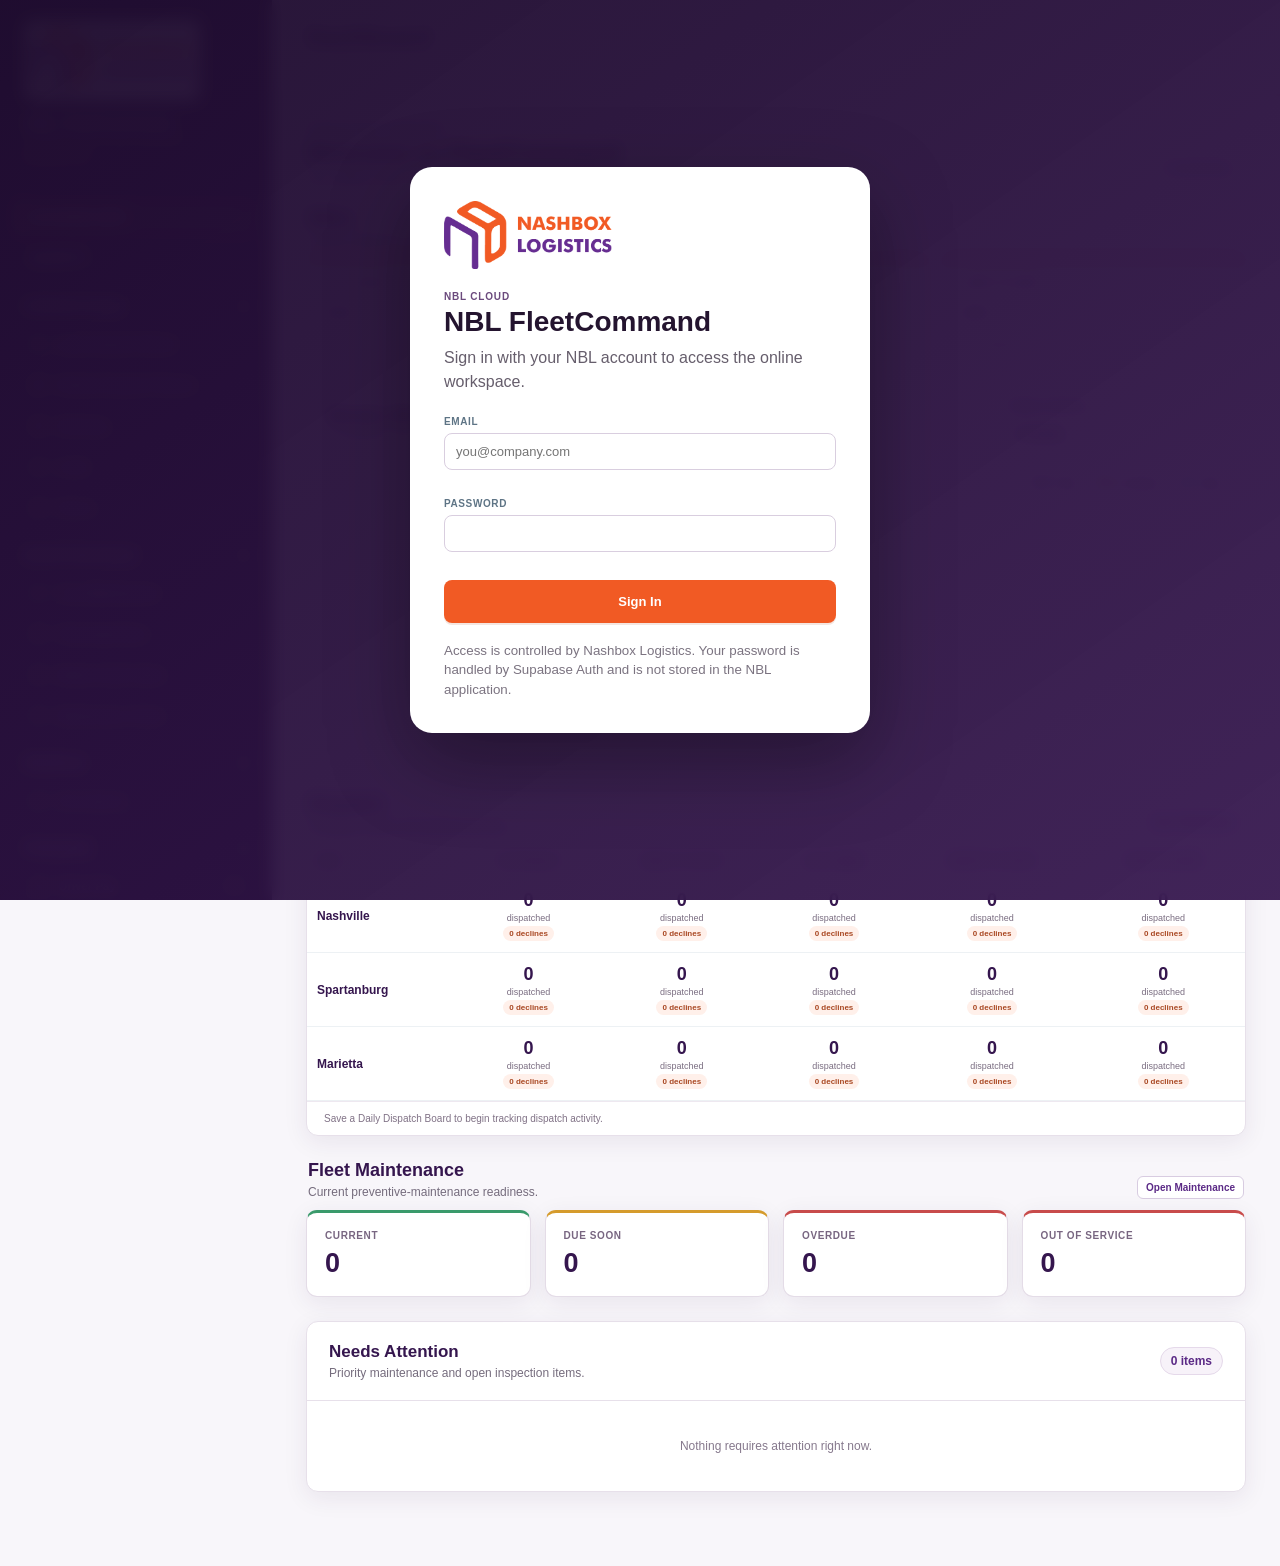
<file: NBL FleetCommand.app/Contents/Resources/App/index.html>
<!doctype html>
<html lang="en">
<head>
  <meta charset="utf-8" />
  <meta name="viewport" content="width=device-width, initial-scale=1" />
  <title>NBL FleetCommand</title>
  <meta name="theme-color" content="#35164E" />
  <link rel="icon" type="image/png" href="assets/nbl-favicon.png?v=151" />
  <link rel="stylesheet" href="styles.css?v=151" />
  <link rel="stylesheet" href="recruitment-test.css?v=151">
  <link rel="stylesheet" href="ifta.css?v=151">
</head>
<body>

  <div class="cloud-login-overlay" id="cloudLoginOverlay">
    <div class="cloud-login-card">
      <img class="cloud-login-logo" src="assets/nashbox-logistics-logo.png?v=151" alt="Nashbox Logistics">
      <span class="eyebrow">NBL Cloud</span>
      <h1>NBL FleetCommand</h1>
      <p>Sign in with your NBL account to access the online workspace.</p>
      <form id="cloudLoginForm">
        <div class="form-field"><label>Email</label><input id="cloudLoginEmail" type="email" autocomplete="username" required placeholder="you@company.com"></div>
        <div class="form-field"><label>Password</label><input id="cloudLoginPassword" type="password" autocomplete="current-password" required></div>
        <div class="cloud-login-error hidden" id="cloudLoginError"></div>
        <button class="button primary big full" id="cloudLoginBtn" type="submit">Sign In</button>
      </form>
      <small>Access is controlled by Nashbox Logistics. Your password is handled by Supabase Auth and is not stored in the NBL application.</small>
    </div>
  </div>
  <div class="mobile-sidebar-backdrop" id="mobileSidebarBackdrop" aria-hidden="true"></div>
  <div class="app-shell">
    <aside class="sidebar" id="appSidebar">
      <div class="brand">
        <img class="nbl-logo" src="assets/nashbox-logistics-logo.png?v=151" alt="Nashbox Logistics">
        <div class="app-name">NBL FleetCommand</div>
        <div class="app-tagline">Operations Intelligence</div>
        <div class="app-version">Version 151</div>
      </div>
      <nav class="sidebar-nav">
        <div class="nav-standalone nav-main-modules">
          <button class="nav-btn nav-btn-main active" data-screen="dashboard">DASHBOARD</button>
          <button class="nav-btn nav-btn-main" data-screen="safety">SAFETY</button>
        </div>
        <div class="nav-group" data-nav-group="operations">
          <button type="button" class="nav-group-toggle" aria-expanded="true"><span class="nav-group-title">Operations</span><span class="nav-group-chevron" aria-hidden="true">▾</span></button>
          <div class="nav-group-items">
            <button class="nav-btn nav-btn-child" data-icon="D" data-screen="daily-dispatch">Daily Dispatch Board</button>
            <button class="nav-btn nav-btn-child" data-icon="W" data-screen="dispatch">Weekly Dispatch Planner</button>
            <button class="nav-btn nav-btn-child" data-icon="M" data-screen="meetings">Meetings</button>
            <button class="nav-btn nav-btn-child" data-icon="A" data-screen="audit">Audit</button>
            <button class="nav-btn nav-btn-child" data-icon="M" data-screen="motive">Motive</button>
          </div>
        </div>

        <div class="nav-group" data-nav-group="maintenance">
          <button type="button" class="nav-group-toggle" aria-expanded="true"><span class="nav-group-title">Maintenance</span><span class="nav-group-chevron" aria-hidden="true">▾</span></button>
          <div class="nav-group-items">
            <button class="nav-btn nav-btn-child" data-icon="F" data-screen="maintenance">Fleet Maintenance</button>
            <button class="nav-btn nav-btn-child" data-icon="T" data-screen="trip-inspections">Trip Inspections</button>
            <button class="nav-btn nav-btn-child" data-icon="C" data-screen="fault-codes">Motive Fault Codes</button>
            <button class="nav-btn nav-btn-child" data-icon="T" data-screen="maintenance-tasks">Maintenance Tasks</button>
          </div>
        </div>

        <div class="nav-group" data-nav-group="people">
          <button type="button" class="nav-group-toggle" aria-expanded="true"><span class="nav-group-title">People</span><span class="nav-group-chevron" aria-hidden="true">▾</span></button>
          <div class="nav-group-items">
            <button class="nav-btn nav-btn-child" data-icon="R" data-screen="recruitment-test">Recruitment</button>
            <button class="nav-btn nav-btn-child hidden" data-icon="U" id="userAccessNav" data-screen="users">Users</button>
          </div>
        </div>

        <div class="nav-group" data-nav-group="finance">
          <button type="button" class="nav-group-toggle" aria-expanded="true"><span class="nav-group-title">Finance</span><span class="nav-group-chevron" aria-hidden="true">▾</span></button>
          <div class="nav-group-items">
            <button class="nav-btn nav-btn-child active protected-nav" data-icon="$" data-screen="drivers">Driver Pay <em class="nav-lock">Locked</em></button>
            <button class="nav-btn nav-btn-child protected-nav" data-icon="$" data-screen="summary">Settlements <em class="nav-lock">Locked</em></button>
            <button class="nav-btn nav-btn-child protected-nav" data-icon="P" data-screen="financial-analysis">Financial Analysis <em class="nav-lock">Locked</em></button>
            <button class="nav-btn nav-btn-child protected-nav" data-finance-nav="reports" data-icon="S" data-screen="settlement-reports">Settlement Reports <em class="nav-lock">Locked</em></button>
            <button class="nav-btn nav-btn-child protected-nav" data-icon="R" data-screen="revenue">Revenue Finder <em class="nav-lock">Locked</em></button>
          </div>
        </div>

        <div class="nav-group" data-nav-group="compliance">
          <button type="button" class="nav-group-toggle" aria-expanded="true"><span class="nav-group-title">Compliance</span><span class="nav-group-chevron" aria-hidden="true">▾</span></button>
          <div class="nav-group-items">
            <button class="nav-btn nav-btn-child" data-icon="I" data-screen="ivmr">IVMR</button>
            <button class="nav-btn nav-btn-child protected-nav" data-icon="Q" data-screen="ifta">IFTA <em class="nav-lock">Locked</em></button>
          </div>
        </div>
        <div class="nav-group" data-nav-group="archive">
          <button type="button" class="nav-group-toggle" aria-expanded="true"><span class="nav-group-title">Archive</span><span class="nav-group-chevron" aria-hidden="true">▾</span></button>
          <div class="nav-group-items">
            <button class="nav-btn nav-btn-child" data-icon="R" data-screen="hr">Recruitment Archive</button>
          </div>
        </div>
      </nav>
      <div class="sidebar-bottom">
        <div class="sidebar-user" id="sidebarUserSummary"><span class="sidebar-user-avatar">N</span><div><strong>NBL User</strong><small>Loading profile…</small></div></div>
        <div class="cloud-status" id="cloudStatus"><span class="cloud-dot"></span><div><strong>NBL Cloud</strong><small>Checking session…</small></div></div>
        <div class="sidebar-utility-actions"><button class="sidebar-utility-btn" id="appSettingsBtn" type="button">Settings</button><button class="sidebar-utility-btn hidden" id="cloudSignOutBtn" type="button">Sign Out</button></div>
      </div>
    </aside>

    <main>
      <header class="topbar">
        <button class="mobile-menu-btn" id="mobileMenuBtn" type="button" aria-label="Open navigation" aria-controls="appSidebar" aria-expanded="false"><span></span><span></span><span></span></button>
        <div>
          <h1 id="pageTitle">Driver Pay</h1>
          <p id="fileMeta">Choose your NBL business data folder to begin.</p>
        </div>
        <div class="actions">
          <label class="button primary file-button" id="uploadStatementBtn">Upload Statements<input id="fileInput" type="file" accept=".csv,text/csv" multiple hidden></label>
          <button class="button secondary" id="saveBtn" disabled>Save Report</button>
          <button class="button dark" id="exportBtn" disabled>Export Excel</button>
        </div>
      </header>

      <section class="content">
        <div id="alertArea"></div>
        <section id="recruitmentTestScreen" class="screen hidden"></section>
        <div id="dashboardScreen" class="screen hidden">
          <div class="dashboard-intro">
            <div><span class="eyebrow">Operations overview</span><h2 id="dashboardGreeting">Welcome to FleetCommand</h2><p>Key activity across mileage, dispatch, and fleet maintenance.</p></div>
            <button class="button secondary compact" id="dashboardCustomizeBtn" type="button">Customize</button>
          </div>

          <section class="dashboard-section" id="dashboardMilesSection">
            <div class="dashboard-section-heading"><div><h2>Miles</h2><p id="dashboardMilesAsOf">Based on uploaded settlement activity.</p></div></div>
            <div class="dashboard-mile-cards" id="dashboardMilesCards"></div>
            <div class="panel dashboard-chart-panel">
              <div class="panel-heading"><div><h2>Weekly Mileage Trend</h2><p>Completed Saturday–Friday weeks only.</p></div><div class="selector-field compact"><label>Trend period</label><select id="dashboardMilesRange"><option value="4">4 weeks</option><option value="8" selected>8 weeks</option><option value="12">12 weeks</option><option value="26">26 weeks</option></select></div></div>
              <div class="dashboard-chart-legend"><span class="total">Total</span><span class="linehaul">Linehaul</span><span class="spot">Spot</span></div>
              <div class="dashboard-chart" id="dashboardMilesChart"></div>
            </div>
          </section>

          <section class="dashboard-section" id="dashboardDispatchSection">
            <div class="dashboard-section-heading"><div><h2>Dispatch</h2><p>Accepted routes and declines by hub.</p></div><button class="table-action" type="button" data-dashboard-screen="daily-dispatch">Open Daily Board</button></div>
            <div class="panel dashboard-dispatch-panel"><div class="table-wrap"><table class="dashboard-dispatch-table"><thead id="dashboardDispatchHead"></thead><tbody id="dashboardDispatchBody"></tbody></table></div><div class="dashboard-data-note" id="dashboardDispatchNote"></div></div>
          </section>

          <section class="dashboard-section" id="dashboardMaintenanceSection">
            <div class="dashboard-section-heading"><div><h2>Fleet Maintenance</h2><p>Current preventive-maintenance readiness.</p></div><button class="table-action" type="button" data-dashboard-screen="maintenance">Open Maintenance</button></div>
            <div class="dashboard-maintenance-cards" id="dashboardMaintenanceCards"></div>
          </section>

          <section class="dashboard-section" id="dashboardAttentionSection">
            <div class="panel"><div class="panel-heading"><div><h2>Needs Attention</h2><p>Priority maintenance and open inspection items.</p></div><div class="history-count" id="dashboardAttentionCount">0 items</div></div><div class="dashboard-attention-list" id="dashboardAttentionList"></div></div>
          </section>
        </div>
        <div id="emptyState" class="empty-state">
          <div class="upload-icon">↥</div>
          <h2>Connect your NBL workspace</h2>
          <p id="emptyStateText">Sign in to NBL Cloud for the shared online workspace. You can also connect your existing local NBL data folder for migration, backup, and local report storage.</p>
          <div class="empty-actions">
            <button class="button secondary big" id="emptyChooseFolderBtn">Choose Data Folder</button>
            <label class="button primary file-button big" id="emptyUploadStatementBtn">Upload Settlement CSVs<input type="file" id="emptyFileInput" accept=".csv,text/csv" multiple hidden></label>
          </div>
        </div>

        <div id="financeLockedState" class="finance-locked-state hidden">
          <div class="finance-lock-card">
            <div class="finance-lock-icon">🔒</div>
            <h2>Finance modules are locked</h2>
            <p>Driver Pay, Settlement, Reports, and Revenue Finder require your finance access code or device authentication.</p>
            <button class="button primary big" id="unlockFinanceBtn">Unlock Finance</button>
          </div>
        </div>

        <div id="driversScreen" class="screen hidden">
          <div class="date-selector-bar">
            <div class="selector-field"><label>Pay Date</label><select id="payDateSelect"></select></div>
            <div class="selector-field"><label>Settlement Date</label><select id="driverSettlementDateSelect"></select></div>
            <div class="statement-source"><span>Statement</span><strong id="selectedStatementSource">—</strong></div>
          </div>

          <div class="payroll-toolbar">
            <div>
              <span class="eyebrow">Payroll Configuration</span>
              <h2>Flexible Driver Payroll</h2>
              <p>Each driver can use a day rate, mileage + D&H, or hybrid pay plan. Weekly minimums and pay-period adjustments are applied per driver.</p>
            </div>
            <div class="payroll-toolbar-actions"><button class="button secondary" id="refreshHosWorkDaysBtn" type="button">Refresh Workdays from Motive</button><button class="button secondary" id="managePayProfilesBtn" type="button">Manage Pay Profiles</button><small id="payrollHosStatus" class="payroll-hos-status">Motive HOS workdays not loaded for this pay period.</small></div>
          </div>
          <div class="rate-panel payroll-default-rates dynamic-dh-rate-panel">
            <div class="mileage-default-field"><label>Default pay per mile</label><div class="input-prefix"><span>$</span><input id="mileageRate" type="number" step="0.01" value="0.65"></div></div>
            <div class="dh-mapping-panel">
              <div class="dh-mapping-heading"><div><label>D&amp;H payout mapping</label><p>The app detects the actual D&amp;H values in the selected settlement. Assign the driver payout for each value.</p></div><button class="button secondary" id="saveDhMappingsBtn" type="button">Save D&amp;H Payouts</button></div>
              <div id="dhValueMappings" class="dh-value-mappings"></div>
            </div>
            <input id="singleRate" type="hidden" value="8.00"><input id="doubleRate" type="hidden" value="15.00">
          </div>
          <div class="panel payroll-overview-panel">
            <div class="panel-heading"><div><h2>Driver Payroll</h2><p>Drivers are grouped by pay method. Open or close either group using the dropdown header.</p></div><div class="total-pay"><span>Total Driver Pay</span><strong id="totalDriverPay">$0.00</strong></div></div>
            <div class="payroll-group-list" id="driverPayrollGroups"></div>
          </div>
        </div>

        <div id="summaryScreen" class="screen hidden">
          <div class="settlement-tab-bar" role="tablist" aria-label="Settlement module views">
            <button type="button" class="settlement-tab active" id="settlementSummaryTab" data-settlement-tab="summary">Settlement Summary</button>
            <button type="button" class="settlement-tab" id="settlementAnalysisTab" data-settlement-tab="analysis">Settlement Analysis</button>
          </div>

          <div id="settlementSummaryPanel" class="settlement-subpanel">
            <div class="latest-summary-heading">
              <div>
                <span>Most Recent Settlement</span>
                <h2 id="latestSettlementDate">—</h2>
                <p id="latestStatementSource">—</p>
              </div>
            </div>
            <div class="summary-grid" id="summaryCards"></div>
            <div class="panel latest-detail-panel">
              <div class="panel-heading"><div><h2>Most Recent Statement Metrics</h2><p>Automatically pulled from the newest settlement statement in the Statements folder.</p></div></div>
              <div class="latest-detail-grid" id="latestDetailGrid"></div>
            </div>
            <div class="panel settlement-duplicate-panel hidden" id="settlementDuplicatePanel">
              <div class="panel-heading"><div><h2>Duplicate Statements Excluded</h2><p>These files are retained for review but are not included in reports or calculations.</p></div><div class="history-count" id="settlementDuplicateCount">0 duplicates</div></div>
              <div class="table-wrap"><table id="settlementDuplicateTable" class="reports-table settlement-duplicate-table"><thead><tr><th>Settlement Date</th><th>Excluded File</th><th>Active File</th><th>Reason</th></tr></thead><tbody></tbody></table></div>
            </div>
            <div class="panel settlement-history-panel">
              <div class="panel-heading"><div><h2>Settlement History</h2><p>All settlement statements currently stored in your NBL business data folder.</p></div><div class="history-count" id="historyCount">0 statements</div></div>
              <div class="table-wrap"><table id="settlementHistoryTable" class="summary-history-table"><thead></thead><tbody></tbody></table></div>
            </div>
          </div>

          <div id="settlementAnalysisPanel" class="settlement-subpanel hidden">
            <div class="settlement-analysis-toolbar">
              <div>
                <span class="eyebrow">Deeper Settlement Analysis</span>
                <h2>Mileage Breakdown</h2>
                <p>Review linehaul miles by tractor domicile and spot miles by client for a selected settlement week.</p>
              </div>
              <div class="selector-field settlement-analysis-date"><label>Settlement Date</label><select id="settlementAnalysisDateSelect"></select></div>
            </div>

            <div class="summary-grid settlement-analysis-cards" id="settlementAnalysisCards"></div>
            <div id="settlementAnalysisNotice" class="settlement-analysis-notice hidden"></div>

            <div class="settlement-analysis-grid">
              <div class="panel settlement-analysis-panel">
                <div class="panel-heading"><div><h2>Linehaul Miles by Domicile</h2><p>Domicile is matched from the tractor master. If a tractor has no master domicile, the settlement domicile/category value is used when available.</p></div><div class="history-count" id="linehaulDomicileCount">0 domiciles</div></div>
                <div id="linehaulDomicileBars" class="analysis-bars"></div>
                <div class="table-wrap"><table id="linehaulDomicileTable" class="analysis-table"><thead></thead><tbody></tbody><tfoot></tfoot></table></div>
              </div>

              <div class="panel settlement-analysis-panel">
                <div class="panel-heading"><div><h2>Spot Miles by Client</h2><p>Spot activity is grouped by the customer/spot name carried in the settlement statement.</p></div><div class="history-count" id="spotClientCount">0 clients</div></div>
                <div id="spotClientBars" class="analysis-bars"></div>
                <div class="table-wrap"><table id="spotClientTable" class="analysis-table"><thead></thead><tbody></tbody><tfoot></tfoot></table></div>
              </div>
            </div>
          </div>
        </div>

        <div id="reportsScreen" class="screen hidden">
          <div class="reports-toolbar">
            <div>
              <span class="eyebrow">Admin / Reports / Settlement Reports</span>
              <h2>Settlement Reports</h2>
              <p>Analyze driver labor cost against generated revenue and tractor fuel efficiency across a selected settlement date range.</p>
            </div>
          </div>

          <div class="panel reports-filter-panel">
            <div class="reports-filter-grid">
              <div class="form-field"><label>Start Date</label><input id="settlementReportStartDate" type="date"></div>
              <div class="form-field"><label>End Date</label><input id="settlementReportEndDate" type="date"></div>
              <button class="button primary" id="generateSettlementReportsBtn" type="button">Generate Reports</button>
              <div class="reports-range-note" id="settlementReportsRangeNote">Select a date range and generate the reports.</div>
            </div>
          </div>

          <div class="summary-grid reports-summary-grid" id="settlementReportsCards"></div>

          <div class="panel reports-panel">
            <div class="panel-heading">
              <div><h2>Driver Pay vs Revenue Generated</h2><p>Driver pay is compared with the settlement revenue attributed to that driver. Ratios above 35% are highlighted.</p></div>
              <div class="history-count" id="driverPayRevenueCount">0 drivers</div>
            </div>
            <div id="driverPayRevenueBars" class="analysis-bars reports-bars"></div>
            <div class="table-wrap"><table id="driverPayRevenueTable" class="reports-table"><thead></thead><tbody></tbody><tfoot></tfoot></table></div>
            <div class="reports-method-note">When two drivers are listed on the same trip, trip revenue is split equally between them so total attributed driver revenue does not double-count the settlement.</div>
          </div>

          <div class="panel reports-panel">
            <div class="panel-heading">
              <div><h2>Fuel Efficiency by Tractor</h2><p>MPG is calculated from settlement trip miles divided by fuel-purchase gallons for each tractor. MPG below 7.0 is highlighted.</p></div>
              <div class="history-count" id="fuelEfficiencyCount">0 tractors</div>
            </div>
            <div id="fuelEfficiencyBars" class="analysis-bars reports-bars"></div>
            <div class="table-wrap"><table id="fuelEfficiencyTable" class="reports-table fuel-efficiency-table"><thead></thead><tbody></tbody><tfoot></tfoot></table></div>
            <div class="reports-method-note">Fuel efficiency uses the Fuel Purchases section of the selected FedEx settlements. Tractors without fuel-purchase gallons in the range display MPG as unavailable.</div>
          </div>
        </div>

        <div id="financialAnalysisScreen" class="screen hidden">
          <div class="reports-toolbar financial-analysis-toolbar">
            <div>
              <span class="eyebrow">Finance / Financial Analysis</span>
              <h2>P&amp;L Analysis</h2>
              <p>Monitor profitability, core payroll, and employee-related costs across any selected reporting period.</p>
            </div>
            <label class="button primary file-button">Import P&amp;L Workbook<input id="financialPlInput" type="file" accept=".xlsx,application/vnd.openxmlformats-officedocument.spreadsheetml.sheet" hidden></label>
          </div>

          <div id="financialAnalysisEmpty" class="financial-analysis-empty">
            <div class="upload-icon">↥</div><h3>Import a QuickBooks P&amp;L workbook</h3>
            <p>Use the weekly Profit and Loss by Month workbook. The imported analysis is saved in this browser.</p>
          </div>

          <div id="financialAnalysisBody" class="hidden">
            <div class="panel reports-filter-panel">
              <div class="reports-filter-grid financial-filter-grid">
                <div class="form-field"><label>Start Week</label><select id="financialStartPeriod"></select></div>
                <div class="form-field"><label>End Week</label><select id="financialEndPeriod"></select></div>
                <button class="button primary" id="refreshFinancialAnalysisBtn" type="button">Update Analysis</button>
                <div class="reports-range-note" id="financialRangeNote"></div>
              </div>
            </div>

            <div class="summary-grid financial-summary-grid" id="financialSummaryCards"></div>

            <div class="financial-chart-grid">
              <div class="panel financial-chart-panel">
                <div class="panel-heading"><div><h2>Income &amp; Profit Trend</h2><p>Total income, gross profit, operating income, and net income by week.</p></div></div>
                <div class="financial-chart" id="financialProfitChart"></div>
              </div>
              <div class="panel financial-chart-panel">
                <div class="panel-heading"><div><h2>Payroll &amp; Employee Costs</h2><p>Core payroll and employee-related costs as a percentage of Total Income.</p></div></div>
                <div class="financial-chart" id="financialPayrollCostChart"></div>
              </div>
              <div class="panel financial-chart-panel">
                <div class="panel-heading"><div><h2>Maintenance Percent</h2><p>Repairs, DEF, and vehicle repairs as a percentage of Total Income.</p></div></div>
                <div class="financial-chart" id="financialMaintenanceChart"></div>
              </div>
              <div class="panel financial-chart-panel">
                <div class="panel-heading"><div><h2>Fuel Percent</h2><p>Trucking fuel expense as a percentage of Total Income.</p></div></div>
                <div class="financial-chart" id="financialFuelChart"></div>
              </div>
            </div>

            <div class="panel reports-panel financial-detail-panel detail-collapsed" id="financialDetailPanel">
              <div class="panel-heading"><div><h2>Weekly P&amp;L Detail</h2><p>Core payroll includes salaries and payroll deductions only. Employee-related costs remain separate.</p></div><div class="financial-detail-actions"><div class="history-count" id="financialPeriodCount"></div><button class="button secondary" id="toggleFinancialDetailBtn" type="button" aria-expanded="false">Show Weekly Detail</button></div></div>
              <div class="table-wrap"><table id="financialAnalysisTable" class="reports-table financial-analysis-table"><thead></thead><tbody></tbody><tfoot></tfoot></table></div>
              <div class="reports-method-note">Employee-related costs include workers’ compensation, employee incentives, and health and accident insurance. Payroll Apps remain an operating expense and are not included in either measure.</div>
            </div>
          </div>
        </div>

        <div id="maintenanceScreen" class="screen hidden">
          <div class="maintenance-toolbar">
            <div>
              <span class="eyebrow">Fleet Maintenance</span>
              <h2>Preventive Maintenance Planner</h2>
              <p>Weekly mileage is calculated from the settlement statements in your data folder. Motive mileage provides the odometer baseline.</p>
            </div>
            <div class="maintenance-actions">
              <label class="button secondary file-button">Import Tractor Spreadsheet<input id="tractorImportInput" type="file" accept=".xlsx,.csv,application/vnd.openxmlformats-officedocument.spreadsheetml.sheet,text/csv" hidden></label>
              <button class="button secondary" id="downloadTractorTemplateBtn">Download Import Template</button>
              <button class="button secondary" id="addTractorBtn">+ Add Tractor</button>
              <button class="button primary" id="recordMaintenanceBtn">Record Maintenance</button>
            </div>
          </div>

          <div class="summary-grid" id="maintenanceCards"></div>

          <div class="panel maintenance-status-panel">
            <div class="panel-heading">
              <div><h2>PM Status by Tractor</h2><p>PM1 interval: 25,000 miles • PM2 interval: 100,000 miles. Overdue equipment is highlighted in red.</p></div>
              <div class="history-count" id="tractorCount">0 tractors</div>
            </div>
            <div class="table-wrap">
              <table id="maintenanceStatusTable" class="maintenance-table"><thead></thead><tbody></tbody></table>
            </div>
          </div>

          <div class="panel maintenance-history-panel">
            <div class="panel-heading">
              <div><h2>Maintenance History</h2><p>PM1, PM2 and other repair work recorded for the fleet.</p></div>
              <div class="selector-field compact"><label>Tractor</label><select id="maintenanceHistoryFilter"><option value="all">All tractors</option></select></div>
            </div>
            <div class="table-wrap">
              <table id="maintenanceHistoryTable" class="maintenance-history-table"><thead></thead><tbody></tbody></table>
            </div>
          </div>

          <div class="panel mmr-panel">
            <div class="panel-heading">
              <div><h2>Monthly Maintenance Record PDFs</h2><p>Generate FedEx U.S. Monthly Maintenance Record (MGBA-355) pages from the tractor and maintenance data entered above.</p></div>
            </div>
            <div class="mmr-controls">
              <div class="form-field"><label>Maintenance Month</label><input id="mmrMonthInput" type="month"></div>
              <div class="form-field"><label>Service Provider Company</label><input id="mmrCompanyInput" value="Nashbox Logistics Inc."></div>
              <div class="form-field"><label>Authorized Officer / Business Contact</label><input id="mmrOfficerInput" placeholder="e.g. Anthony Prather"></div>
              <div class="form-field"><label>Date Completed</label><input id="mmrCompletedDateInput" type="date"></div>
            </div>
            <div class="mmr-actions">
              <button class="button primary" id="generateAllMmrBtn">Generate PDFs by Domicile</button>
              <button class="button secondary" id="downloadLastMmrBtn" disabled>Download Last Generated PDF</button>
              <span class="mmr-note">Creates one separate PDF per domicile, with one MGBA-355 page for each tractor assigned to that domicile. Individual tractor PDFs can also be generated from the PM Status table. Copies are saved under Maintenance/MMR when folder permission is available.</span>
            </div>
          </div>
        </div>

        <div id="meetingsScreen" class="screen hidden">
          <div class="meeting-toolbar">
            <div>
              <span class="eyebrow">Operations Meetings</span>
              <h2>Management Meetings</h2>
              <p>Track discussion topics, responsibilities, due dates and completion status.</p>
            </div>
            <div class="meeting-toolbar-actions">
              <button class="button dark" id="exportMeetingsBtn" disabled>Export Meetings Excel</button>
            </div>
          </div>

          <div class="summary-grid" id="meetingCards"></div>

          <div class="panel meeting-panel management-panel">
            <div class="panel-heading">
              <div><h2>Management Meeting Items</h2><p>Track discussion topics, responsibilities, due dates and completion status.</p></div>
              <div class="panel-heading-actions">
                <button class="button secondary" id="resetManagementWidthsBtn" title="Restore the default column widths">Reset Column Widths</button>
                <button class="button primary" id="addManagementItemBtn">+ Add Meeting Item</button>
              </div>
            </div>
            <div class="table-wrap">
              <table id="managementMeetingTable" class="meeting-table management-meeting-table"><thead></thead><tbody></tbody></table>
            </div>
          </div>
        </div>

        <div id="tripInspectionsScreen" class="screen hidden">
          <div class="meeting-toolbar"><div><span class="eyebrow">Maintenance</span><h2>Trip Inspections</h2><p>Record pre-trip and post-trip defects and turn repair needs into maintenance tasks.</p></div><div class="meeting-toolbar-actions"><button class="button dark" id="exportInspectionsBtn" disabled>Export Inspections Excel</button></div></div>
          <div class="summary-grid" id="tripInspectionCards"></div>
          <div class="panel meeting-panel"><div class="panel-heading"><div><h2>Pre/Post-Trip Inspection Reports</h2><p>Existing inspection records have been retained and moved here from Meetings.</p></div><div class="panel-heading-actions"><button class="button secondary" id="resetInspectionWidthsBtn" title="Restore the default column widths">Reset Column Widths</button><button class="button primary" id="addInspectionBtn">+ Add Inspection Report</button></div></div><div class="table-wrap"><table id="inspectionTable" class="meeting-table inspection-table"><thead></thead><tbody></tbody></table></div></div>
        </div>

        <div id="faultCodesScreen" class="screen hidden">
          <div class="maintenance-toolbar"><div><span class="eyebrow">Maintenance Intelligence</span><h2>Motive Fault Codes</h2><p>Select a tractor and reporting period, then load its diagnostic faults from Motive.</p></div><div class="maintenance-actions fault-load-controls"><select id="faultTractorFilter" aria-label="Select tractor"><option value="">Select tractor</option></select><input id="faultStartDate" type="date" aria-label="Fault start date"><input id="faultEndDate" type="date" aria-label="Fault end date"><select id="faultStatusFilter"><option value="all">All statuses</option><option value="open">Open</option><option value="closed">Closed</option></select><button class="button primary" id="refreshFaultCodesBtn">Load Faults</button></div></div>
          <div class="summary-grid" id="faultCodeCards"></div>
          <div class="panel"><div class="panel-heading"><div><h2>Diagnostic Faults</h2><p>Guidance is triage support only; a qualified technician should diagnose and approve repairs.</p></div><span id="faultLastRefreshed" class="fault-last-refreshed">Not loaded</span></div><div class="table-wrap"><table id="faultCodesTable" class="maintenance-table"><thead></thead><tbody></tbody></table></div></div>
        </div>

        <div id="maintenanceTasksScreen" class="screen hidden">
          <div class="maintenance-toolbar"><div><span class="eyebrow">Maintenance</span><h2>Maintenance Tasks</h2><p>Create, assign, schedule and track work generated from inspections, Motive faults or manual requests.</p></div><div class="maintenance-actions"><select id="maintenanceTaskStatusFilter"><option value="open">Open tasks</option><option value="all">All tasks</option><option value="Completed">Completed</option></select><button class="button primary" id="addMaintenanceTaskBtn">+ Add Task</button></div></div>
          <div class="summary-grid" id="maintenanceTaskCards"></div>
          <div class="panel"><div class="panel-heading"><div><h2>Work Queue</h2><p>Critical and overdue work stays at the top.</p></div></div><div class="table-wrap"><table id="maintenanceTasksTable" class="maintenance-table"><thead></thead><tbody></tbody></table></div></div>
        </div>

        <div id="hrScreen" class="screen hidden">
          <div class="hr-toolbar">
            <div>
              <span class="eyebrow">Admin / Human Resources</span>
              <h2>Recruitment Archive</h2>
              <p>The original Recruitment module and its saved candidates. Use Recruitment under People for the current hiring workflow.</p>
            </div>
            <button class="button primary" id="addRecruitmentCandidateBtn">+ Add Candidate</button>
          </div>

          <div id="hrRecruitmentPanel" class="hr-subpanel">
            <div class="summary-grid" id="recruitmentCards"></div>
            <div class="panel hr-recruitment-panel">
              <div class="panel-heading">
                <div>
                  <h2>Archived Recruitment Pipeline</h2>
                  <p>Drivers are grouped by Recruitment Status. Name stays frozen; click a header to sort, drag a column edge to resize, use the grip to rearrange workflow columns, or double-click a row to edit.</p>
                </div>
                <div class="hr-recruitment-controls">
                  <input id="recruitmentSearchInput" type="search" placeholder="Search candidates..." aria-label="Search recruitment candidates">
                  <select id="recruitmentStatusFilter" aria-label="Filter recruitment status">
                    <option value="">All Statuses</option>
                    <option value="In Progress">In Progress</option>
                    <option value="Hired">Hired</option>
                    <option value="Rejected">Rejected</option>
                    <option value="Terminated">Terminated</option>
                  </select>
                  <button type="button" class="button secondary" id="exportRecruitmentExcelBtn" title="Export the original recruitment list to Excel">Export Archive List</button>
                  <button type="button" class="button secondary hr-reset-layout-btn" id="resetRecruitmentLayoutBtn" title="Restore the default recruitment column widths and order">Reset Columns</button>
                  <div class="history-count" id="recruitmentCandidateCount">0 candidates</div>
                </div>
              </div>
              <div class="table-wrap hr-recruitment-table-wrap">
                <table id="recruitmentTable" class="hr-recruitment-table"><thead></thead><tbody></tbody></table>
              </div>
            </div>
          </div>
        </div>

        <div id="usersScreen" class="screen hidden">
          <div class="hr-toolbar">
            <div>
              <span class="eyebrow">Owner / Access Control</span>
              <h2>User Access</h2>
              <p>Create individual NBL profiles as Operations Managers or Lead Drivers. Both roles can access Safety, Operations, and Recruitment; all other business modules remain owner-only.</p>
            </div>
            <button class="button secondary" id="refreshUserAccessBtn" type="button">Refresh Users</button>
          </div>

          <div id="userAccessServiceStatus" class="cloud-sync-warning"></div>

          <div class="panel">
            <div class="panel-heading"><div><h2>Create User Profile</h2><p>Set a temporary password and give it to the user directly. They can change it after signing in under My Profile.</p></div></div>
            <form id="userAccessCreateForm">
              <div class="form-grid two">
                <div class="form-field"><label>Full Name</label><input id="newNblUserName" type="text" required placeholder="Enter the user's name"></div>
                <div class="form-field"><label>Email</label><input id="newNblUserEmail" type="email" required placeholder="name@nashboxlogistics.com"></div>
              </div>
              <div class="form-grid two">
                <div class="form-field"><label>Temporary Password</label><input id="newNblUserPassword" type="password" minlength="10" required autocomplete="new-password" placeholder="At least 10 characters"></div>
                <div class="form-field"><label>Role</label><select id="newNblUserRole"><option value="operations">Operations Manager</option><option value="lead_driver">Lead Driver</option></select></div>
              </div>
              <div class="form-note">Operations Managers and Lead Drivers can access Dashboard, Safety, Operations, and Recruitment only. Owner-only areas, finance controls, and full SSN reveal remain unavailable.</div>
              <div class="modal-actions"><button class="button primary" id="createNblUserBtn" type="submit">Create User</button></div>
            </form>
          </div>

          <div class="panel">
            <div class="panel-heading"><div><h2>NBL User Profiles</h2><p>Deactivate a user to immediately remove access to the NBL workspace. The Owner profile cannot be changed here.</p></div><div class="history-count" id="userAccessCount">0 profiles</div></div>
            <div class="table-wrap"><table id="userAccessTable"><thead></thead><tbody></tbody></table></div>
          </div>
        </div>

        <div id="auditScreen" class="screen hidden">
          <div class="audit-toolbar">
            <div>
              <span class="eyebrow">Technology &amp; Systems Compliance</span>
              <h2>Compliance Audit</h2>
              <p>Run the NBL compliance checklist, track findings to closure, and convert issues into Management Meeting action items.</p>
            </div>
            <button class="button primary" id="startNewAuditBtn">+ Run New Audit</button>
          </div>

          <div class="summary-grid" id="auditCards"></div>

          <div class="audit-tab-bar">
            <button class="audit-tab active" data-audit-tab="dashboard">Dashboard</button>
            <button class="audit-tab" data-audit-tab="new">Run New Audit</button>
            <button class="audit-tab" data-audit-tab="findings">Open Findings <span id="auditOpenFindingBadge">0</span></button>
            <button class="audit-tab" data-audit-tab="history">Audit History</button>
          </div>

          <div id="auditDashboardTab" class="audit-tab-panel">
            <div class="panel audit-panel">
              <div class="panel-heading">
                <div><h2>Most Recent Audit by Category</h2><p>Pass / Fail / Check results from the latest completed audit.</p></div>
                <div class="history-count" id="auditLatestMeta">No audits</div>
              </div>
              <div class="table-wrap"><table id="auditCategorySummaryTable" class="audit-table"><thead></thead><tbody></tbody></table></div>
            </div>
            <div class="panel audit-panel">
              <div class="panel-heading"><div><h2>Current Open Findings</h2><p>Issues from completed audits that still require corrective action.</p></div></div>
              <div class="table-wrap"><table id="auditDashboardFindingsTable" class="audit-table"><thead></thead><tbody></tbody></table></div>
            </div>
          </div>

          <div id="auditNewTab" class="audit-tab-panel hidden">
            <form id="auditNewForm">
              <div class="panel audit-panel audit-header-panel">
                <div class="panel-heading">
                  <div><h2>Run New Audit</h2><p>Every checklist item must be marked Pass, Fail, or Check before the audit can be saved.</p></div>
                </div>
                <div class="audit-new-header">
                  <div class="form-field"><label>Audit Date</label><input id="auditDateInput" type="date" required></div>
                  <div class="form-field"><label>Auditor</label><input id="auditAuditorInput" type="text" required placeholder="Auditor name"></div>
                </div>
              </div>
              <div id="auditChecklistContainer" class="audit-checklist"></div>
              <div class="audit-save-bar">
                <span>Fail and Check items will automatically become open findings.</span>
                <div>
                  <button type="button" class="button secondary" id="cancelAuditBtn">Cancel</button>
                  <button type="submit" class="button primary">Save Completed Audit</button>
                </div>
              </div>
            </form>
          </div>

          <div id="auditFindingsTab" class="audit-tab-panel hidden">
            <div class="panel audit-panel">
              <div class="panel-heading">
                <div><h2>Open Findings &amp; Corrective Actions</h2><p>Send any finding to Management Meeting Items, assign responsibility, and track it until closed.</p></div>
                <div class="history-count" id="auditFindingCount">0 open</div>
              </div>
              <div class="table-wrap"><table id="auditFindingsTable" class="audit-table audit-findings-table"><thead></thead><tbody></tbody></table></div>
            </div>
          </div>

          <div id="auditHistoryTab" class="audit-tab-panel hidden">
            <div class="panel audit-panel">
              <div class="panel-heading">
                <div><h2>Audit History</h2><p>One row per completed audit. Select an audit to review its full checklist and comments.</p></div>
                <div class="history-count" id="auditHistoryCount">0 audits</div>
              </div>
              <div class="table-wrap"><table id="auditHistoryTable" class="audit-table"><thead></thead><tbody></tbody></table></div>
            </div>
            <div class="panel audit-panel hidden" id="auditHistoryDetailPanel">
              <div class="panel-heading"><div><h2 id="auditHistoryDetailTitle">Audit Details</h2><p id="auditHistoryDetailMeta"></p></div></div>
              <div class="table-wrap"><table id="auditHistoryDetailTable" class="audit-table"><thead></thead><tbody></tbody></table></div>
            </div>
          </div>
        </div>

        <div id="revenueScreen" class="screen hidden">
          <div class="revenue-toolbar">
            <div>
              <span class="eyebrow">Revenue Recovery</span>
              <h2>Revenue Finder</h2>
              <p>Scans all stored settlement statements for possible broken legs and missing FedEx revenue items. Results are review flags, not confirmed billing errors.</p>
            </div>
            <div class="history-count" id="revenueScanMeta">0 statements scanned</div>
          </div>

          <div class="summary-grid" id="revenueFinderCards"></div>

          <div class="panel revenue-panel">
            <div class="panel-heading">
              <div><h2>Broken Legs</h2><p>Possible dispatch sequences that do not return to the starting station within the connected date block available in the settlement history.</p></div>
              <div class="history-count" id="brokenLegCount">0 flags</div>
            </div>
            <div class="table-wrap">
              <table id="brokenLegsTable" class="revenue-table broken-legs-table"><thead></thead><tbody></tbody></table>
            </div>
          </div>

          <div class="panel revenue-panel">
            <div class="panel-heading">
              <div><h2>Missing Fuel Supplement</h2><p>Linehaul or spot movements with a zero fuel supplement. Where possible, the tool estimates a reference rate from comparable paid movements in the stored statements.</p></div>
              <div class="history-count" id="missingFuelCount">0 flags</div>
            </div>
            <div class="table-wrap">
              <table id="missingFuelTable" class="revenue-table missing-fuel-table"><thead></thead><tbody></tbody></table>
            </div>
          </div>

          <div class="panel revenue-panel">
            <div class="panel-heading">
              <div><h2>Missing D&amp;H Payment</h2><p>Linehaul trips where the D&amp;H field is zero or blank. Expected D&amp;H is inferred from comparable paid legs when available.</p></div>
              <div class="history-count" id="missingDhCount">0 flags</div>
            </div>
            <div class="table-wrap">
              <table id="missingDhTable" class="revenue-table missing-dh-table"><thead></thead><tbody></tbody></table>
            </div>
          </div>
        </div>


        <div id="dispatchScreen" class="screen hidden">
          <div class="dispatch-toolbar">
            <div>
              <span class="eyebrow" id="dispatchLocationEyebrow">Dispatch Operations</span>
              <h2>Weekly Dispatch Planner</h2>
              <p>Plan each operating location independently, move drivers between runs, and track weekly mileage and uncovered miles.</p>
            </div>
            <div class="dispatch-toolbar-actions">
              <div class="dispatch-potential" id="dispatchPotential">Best possible: —</div>
              <div class="dispatch-action-group"><span>Plan</span><div><button class="button primary" id="optimizeDispatchBtn">Optimize Coverage</button><button class="button secondary" id="addDispatchRunBtn">+ Add Run</button></div></div>
              <div class="dispatch-action-group"><span>Manage</span><div><button class="button secondary" id="manageDispatchDriversBtn">Drivers</button><button class="button secondary" id="manageDispatchTractorsBtn">Tractors</button></div></div>
              <div class="dispatch-action-group"><span>Export</span><div><button class="button secondary" id="exportDispatchExcelBtn">Schedule Excel</button><button class="button dark" id="exportDispatchPdfBtn">Coverage PDF</button></div></div>
              <button class="dispatch-reset-action" id="resetDispatchBtn" title="Clear the current location plan and restore its defaults">Reset Plan</button>
            </div>
          </div>

          <div class="dispatch-location-bar">
            <div class="dispatch-location-tabs" id="dispatchLocationTabs"></div>
            <div class="dispatch-location-actions">
              <button class="button secondary" id="addDispatchLocationBtn">+ Add Location</button>
              <button class="button secondary" id="editDispatchLocationBtn">Edit Location</button>
              <button class="button danger-outline" id="deleteDispatchLocationBtn">Delete Location</button>
            </div>
          </div>

          <div class="panel dispatch-plan-panel">
            <div class="dispatch-plan-heading">
              <div>
                <span class="eyebrow">Scenario Memory</span>
                <h2>Saved Dispatch Tables</h2>
                <p>Save multiple coverage configurations for this location, load any saved version back onto the planning board, and export every saved table in one team-facing PDF with one configuration per page.</p>
              </div>
              <div class="dispatch-plan-controls">
                <select id="dispatchSavedPlanSelect" aria-label="Saved dispatch table"></select>
                <button class="button primary" id="saveDispatchPlanBtn">Save Current as New</button>
                <button class="button secondary" id="loadDispatchPlanBtn">Load</button>
                <button class="button secondary" id="updateDispatchPlanBtn">Update Saved</button>
                <button class="button secondary" id="renameDispatchPlanBtn">Rename</button>
                <button class="button danger-outline" id="deleteDispatchPlanBtn">Delete</button>
                <button class="button dark" id="exportAllDispatchPlansPdfBtn">Export All Plans PDF</button>
              </div>
            </div>
            <div class="dispatch-plan-meta" id="dispatchPlanMeta">No saved dispatch tables yet.</div>
          </div>

          <div class="summary-grid dispatch-summary-grid" id="dispatchCards"></div>

          <div class="panel dispatch-driver-panel">
            <div class="panel-heading">
              <div><h2 id="dispatchDriverPanelTitle">Drivers Assigned to This Location</h2><p>Only drivers assigned to the selected dispatch location appear in this pool. Use <strong>Manage Drivers</strong> to add hired Recruitment drivers, settlement drivers, or move drivers between locations.</p></div>
              <div class="dispatch-save-state" id="dispatchSaveState">Saved locally</div>
            </div>
            <div class="dispatch-driver-pool" id="dispatchDriverPool"></div>
          </div>

          <div class="panel dispatch-tractor-panel">
            <div class="panel-heading">
              <div><h2 id="dispatchTractorPanelTitle">Tractors Assigned to This Location</h2><p>Tractors are pulled from Motive and assigned to a dispatch location for weekly capacity planning. Use <strong>Manage Tractors</strong> to add Motive tractors or move them between locations.</p></div>
              <div class="dispatch-motive-state" id="dispatchMotiveState">Motive fleet: —</div>
            </div>
            <div class="dispatch-tractor-pool" id="dispatchTractorPool"></div>
          </div>

          <div class="panel dispatch-board-panel">
            <div class="panel-heading">
              <div><h2>Run Coverage Chart</h2><p>Runs shown here belong to the selected location. Use <strong>Add Run</strong> or <strong>Edit Run</strong> to manage the location's routes and mileage.</p></div>
              <div class="dispatch-legend"><span><i class="legend-dot covered"></i> Covered</span><span><i class="legend-dot open"></i> Open</span><span><i class="legend-dot primary"></i> Primary assignment</span></div>
            </div>
            <div class="dispatch-board-wrap">
              <div class="dispatch-board" id="dispatchBoard"></div>
            </div>
          </div>

          <div class="panel dispatch-economics-panel">
            <div class="panel-heading">
              <div><h2>Route Mileage</h2><p>Weekly miles count covered run-days. Lost Miles is the sum of route miles for scheduled run-days that are not covered.</p></div>
            </div>
            <div class="table-wrap">
              <table id="dispatchEconomicsTable" class="dispatch-economics-table"><thead></thead><tbody></tbody></table>
            </div>
            <div class="dispatch-driver-economics-heading"><h3>Driver Utilization</h3><p>Assigned days reflect the selected location, while schedule conflicts are checked across all locations.</p></div>
            <div class="table-wrap">
              <table id="dispatchDriverEconomicsTable" class="dispatch-economics-table"><thead></thead><tbody></tbody></table>
            </div>
          </div>

          <div class="panel dispatch-gaps-panel">
            <div class="panel-heading">
              <div><h2>Coverage Gaps by Day</h2><p>See where additional driver coverage is still required at the selected location.</p></div>
            </div>
            <div class="dispatch-gap-strip" id="dispatchGapStrip"></div>
          </div>

          <div class="panel dispatch-opportunity-panel">
            <div class="panel-heading">
              <div><h2>Open Run-Days / Lost Miles</h2><p>Open run-days are ranked by route miles so the largest mileage gaps are easiest to address first.</p></div>
            </div>
            <div class="dispatch-opportunity-list" id="dispatchOpportunityList"></div>
          </div>
        </div>

        <div id="dailyDispatchScreen" class="screen hidden">
          <div class="dispatch-toolbar daily-dispatch-toolbar">
            <div>
              <span class="eyebrow">Dispatch</span>
              <h2>Daily Dispatch Board</h2>
              <p>Record the routes offered for the selected date, whether each was accepted or declined, and the driver assigned.</p>
            </div>
            <div class="dispatch-toolbar-actions daily-dispatch-actions">
              <label class="daily-dispatch-date-label">Dispatch Date<input id="dailyDispatchDateInput" type="date"></label>
              <button class="button primary" id="saveDailyDispatchBtn" type="button">Save Daily Dispatch</button>
            </div>
          </div>
          <div class="summary-grid daily-dispatch-summary" id="dailyDispatchCards"></div>
          <div class="panel daily-dispatch-panel">
            <div class="panel-heading">
              <div><h2 id="dailyDispatchTableTitle">Routes</h2><p>Assigned routes are prepopulated as received and accepted with their regular driver. Change only what was different that day.</p></div>
              <div class="dispatch-save-state" id="dailyDispatchSaveState">Not saved</div>
            </div>
            <div class="table-wrap">
              <table id="dailyDispatchTable" class="daily-dispatch-table"><thead></thead><tbody></tbody><tfoot></tfoot></table>
            </div>
          </div>
        </div>

        <div id="iftaScreen" class="screen hidden">
          <div class="panel">
            <span class="eyebrow">Quarterly Compliance</span>
            <h2>IFTA Import Worksheet</h2>
            <p>Calculate jurisdiction miles from Motive and diesel gallons from saved settlements for any calendar quarter.</p>
            <div class="ifta-controls">
              <label>Year <input id="iftaYear" type="number" min="2000" max="2100" step="1"></label>
              <label>Quarter <select id="iftaQuarter"><option value="1">Q1 · Jan–Mar</option><option value="2">Q2 · Apr–Jun</option><option value="3">Q3 · Jul–Sep</option><option value="4">Q4 · Oct–Dec</option></select></label>
              <button type="button" class="button primary" id="iftaGenerate">Calculate Quarter</button>
              <button type="button" class="button" id="iftaSave" disabled>Save Quarter</button>
              <button type="button" class="button" id="iftaReload">Reload Saved Quarter</button>
              <button type="button" class="button" id="iftaExport" disabled>Export Excel</button>
            </div>
            <p id="iftaPeriod"></p><div id="iftaMessage" role="status" hidden></div>
            <p id="iftaStats"></p><ul id="iftaWarnings"></ul>
            <div class="table-wrap"><table id="iftaTable"><thead><tr><th>Jurisdiction</th><th>Fuel Type</th><th>Total Miles</th><th>Total Taxable Miles</th><th>Tax Paid Gallons</th></tr></thead><tbody id="iftaRows"></tbody><tfoot id="iftaTotals"></tfoot></table></div>
            <div class="ifta-review" id="iftaReview" hidden>
              <p>Taxable miles initially equal total miles. Adjust Column D for documented exemptions. Exclude nonqualifying purchases from Column E below.</p>
              <label><input type="checkbox" id="iftaMileageReviewed">I reviewed the quarter’s mileage coverage, vehicles, and taxable-mile adjustments.</label>
              <label><input type="checkbox" id="iftaFuelReviewed">I verified the included gallons are qualifying tax-paid diesel and reconciled all purchases for the quarter.</label>
              <label for="iftaNotes">Review notes / exemption and receipt references</label><textarea id="iftaNotes" placeholder="Record any adjustments and supporting references."></textarea>
            </div>
            <details><summary>Fuel purchases and source statements</summary><div class="table-wrap"><table id="iftaFuelTable"><thead><tr><th>Include</th><th>Purchase Date</th><th>Jurisdiction</th><th>Tractor</th><th>Gallons</th><th>Ticket</th><th>Vendor / City</th><th>Statement</th></tr></thead><tbody id="iftaFuelRows"></tbody></table></div></details>
          </div>
        </div>

        <div id="ivmrScreen" class="screen hidden">
          <div class="ivmr-toolbar">
            <div>
              <span class="eyebrow">Mileage Compliance</span>
              <h2>Individual Vehicle Mileage Records (IVMR)</h2>
              <p>Pull Motive IFTA mileage for a reporting period, rebuild the same stop/state segment structure used in the supplied Mileage Reports, populate Origin / Destination from the IVMR location master, reconstruct Highway / Route Traveled from dense Motive history, and generate a FedEx Ground FL-001 IVMR PDF for each tractor.</p>
            </div>
            <div class="ivmr-toolbar-actions">
              <button class="button primary" id="loadIvmrBtn">Load Motive IFTA Data</button>
              <button class="button secondary" id="buildIvmrRoutesBtn" disabled>Build Routes from Motive History</button>
              <button class="button secondary" id="manageIvmrLocationsBtn">Manage IVMR Locations</button>
              <button class="button secondary hidden" id="cancelIvmrRoutesBtn">Stop Route Build</button>
              <button class="button dark" id="exportAllIvmrBtn" disabled>Export All Tractor PDFs</button>
            </div>
          </div>

          <div class="panel ivmr-filter-panel">
            <div class="ivmr-filter-grid ivmr-filter-grid-v21">
              <div class="form-field"><label>Reporting Start Date (Saturday)</label><input id="ivmrStartDate" type="date"></div>
              <div class="form-field"><label>Reporting End Date (Friday)</label><input id="ivmrEndDate" type="date"></div>
              <div class="form-field"><label>Tractor Detail Filter</label><select id="ivmrTractorFilter"><option value="all">All tractors</option></select></div>
              <div class="form-field"><label>IC/ISP Entity Name</label><input id="ivmrEntityName" type="text" value="Nashbox Logistics Inc."></div>
              <div class="form-field"><label>IC/ISP Entity Number</label><input id="ivmrEntityNumber" type="text" placeholder="Enter entity number"></div>
              <div class="ivmr-source-note" id="ivmrSourceNote">Connect Motive and choose a reporting period to load IFTA mileage. NBL converts the underlying IFTA fragments into Mileage Report-style segments and fills the last two FL-001 columns from the location master and Motive history.</div>
            </div>
          </div>

          <details class="panel ivmr-location-panel ivmr-collapsible-panel" id="ivmrLocationPanel">
            <summary><h2>Origin / Destination Location Master</h2><span class="history-count" id="ivmrLocationCount">0 locations</span></summary>
            <div class="panel-heading">
              <p>Recognized FedEx spot, facility and city locations used to populate the FL-001 Origin / Destination / City Spot Number / City column. GPS proximity is checked first; Motive location descriptions are a secondary match.</p>
              <div class="row-actions"><button class="button secondary compact" id="updateIvmrDirectoryBtn">Update FedEx Directory</button><button class="button primary compact" id="addIvmrLocationBtn">Add Location</button></div>
            </div>
            <p id="ivmrDirectoryNote" role="status"></p>
            <div class="form-field"><label for="ivmrLocationSearch">Search Locations</label><input id="ivmrLocationSearch" type="search" placeholder="City, state, spot number, abbreviation or address"></div>
            <p id="ivmrLocationSearchCount"></p>
            <div class="table-wrap"><table id="ivmrLocationTable" class="ivmr-detail-table"><thead></thead><tbody></tbody></table></div>
          </details>

          <details class="panel ivmr-history-test-panel ivmr-collapsible-panel" id="ivmrHistoryTestPanel">
            <summary><h2>Motive Tractor History Test</h2><span class="history-count" id="ivmrHistoryTestStatus">Not run</span></summary>
            <div class="panel-heading">
              <div>
                <span class="eyebrow">Diagnostic</span>
                <p>Choose a tractor and date window to inspect its Motive history before rebuilding Highway / Route Traveled.</p>
              </div>
            </div>
            <div class="ivmr-history-test-controls">
              <div class="form-field"><label>Tractor Number</label><input id="ivmrHistoryTractor" type="text" placeholder="Enter tractor number"></div>
              <div class="form-field"><label>History Start Date</label><input id="ivmrHistoryStart" type="date"></div>
              <div class="form-field"><label>History End Date</label><input id="ivmrHistoryEnd" type="date"></div>
              <div class="ivmr-history-test-actions">
                <button class="button primary" id="runIvmrHistoryTestBtn">Run Motive History Test</button>
                <button class="button secondary" id="downloadIvmrHistoryJsonBtn" disabled>Download Diagnostic JSON</button>
              </div>
            </div>
            <div class="ivmr-history-test-note" id="ivmrHistoryTestNote">This does not change IVMR data. It only reads Motive history and shows what NBL actually receives.</div>
            <div class="summary-grid ivmr-history-summary" id="ivmrHistoryCards"></div>
            <div class="ivmr-history-results hidden" id="ivmrHistoryResults">
              <div class="panel-heading compact"><div><h3>History by Date</h3><p>Point count, odometer movement, approximate GPS distance and first/last Motive locations.</p></div></div>
              <div class="table-wrap"><table id="ivmrHistoryDayTable" class="ivmr-detail-table"><thead></thead><tbody></tbody></table></div>
              <div class="panel-heading compact ivmr-history-raw-heading"><div><h3>Driving Period Fallback</h3><p>If Motive rejects breadcrumb history, this uses Motive driving periods to verify actual tractor movement, origin, destination and distance for the same date range.</p></div></div>
              <div class="table-wrap"><table id="ivmrDrivingPeriodsTable" class="ivmr-detail-table"><thead></thead><tbody></tbody></table></div>
              <div class="panel-heading compact ivmr-history-raw-heading"><div><h3>Raw Motive Sample</h3><p>A sample spread across the requested period so we can verify timestamp, coordinates, speed, odometer, type and any Motive description.</p></div></div>
              <div class="table-wrap"><table id="ivmrHistoryRawTable" class="ivmr-detail-table"><thead></thead><tbody></tbody></table></div>
            </div>
          </details>

          <div id="ivmrRouteProgress" class="panel ivmr-route-progress hidden"></div>

          <div class="summary-grid" id="ivmrCards"></div>

          <div class="panel ivmr-fleet-panel">
            <div class="panel-heading">
              <div><h2>IVMR by Tractor</h2><p>One row per tractor with beginning/ending odometer, total IVMR miles and mileage by jurisdiction. Use the PDF button to generate an individual tractor report on the FedEx Ground FL-001 form.</p></div>
              <div class="history-count" id="ivmrTractorCount">0 tractors</div>
            </div>
            <div class="table-wrap">
              <table id="ivmrTractorTable" class="ivmr-table"><thead></thead><tbody></tbody></table>
            </div>
          </div>

          <div class="panel ivmr-detail-panel">
            <div class="panel-heading">
              <div><h2>Mileage Report Segment Detail</h2><p>Mileage Report-style segment rows built from the underlying Motive IFTA fragments, with the same Origin / Destination and Highway / Route fields used on the FL-001 form.</p></div>
              <div class="history-count" id="ivmrTripCount">0 rows</div>
            </div>
            <div class="table-wrap">
              <table id="ivmrDetailTable" class="ivmr-detail-table"><thead></thead><tbody></tbody></table>
            </div>
          </div>

          <div class="panel ivmr-domicile-panel">
            <div class="panel-heading">
              <div><h2>Domicile Validation</h2><p>Every tractor must exist in the tractor master and have a domicile before its final IVMR PDF can be exported.</p></div>
              <div class="history-count" id="ivmrMissingDomicileCount">0 missing</div>
            </div>
            <div class="table-wrap">
              <table id="ivmrDomicileTable" class="ivmr-domicile-table"><thead></thead><tbody></tbody></table>
            </div>
          </div>
        </div>

        <div id="motiveScreen" class="screen hidden">
          <div class="motive-toolbar">
            <div>
              <span class="eyebrow">Fleet Integration</span>
              <h2>Motive Connection</h2>
              <p>Connect NBL FleetCommand to Motive to view fleet data, update maintenance odometers, and test Safety API access.</p>
            </div>
            <div class="motive-toolbar-actions">
              <button class="button secondary" id="testMotiveBtn" disabled>Test Connection</button>
              <button class="button primary" id="refreshMotiveBtn" disabled>Refresh Motive Fleet</button>
            </div>
          </div>

          <div class="summary-grid" id="motiveCards"></div>

          <div class="panel motive-connection-panel">
            <div class="panel-heading">
              <div><h2>API Connection</h2><p>The API key is stored on this computer by the local launcher and is never written into the NBL data folder.</p></div>
              <span class="status-pill baseline" id="motiveConnectionPill">Not Connected</span>
            </div>
            <div class="motive-connect-grid">
              <div class="form-field motive-key-field"><label>Motive API Key</label><input id="motiveApiKeyInput" type="password" autocomplete="off" placeholder="Paste a Motive API key"></div>
              <div class="motive-connect-actions">
                <button class="button primary" id="saveMotiveKeyBtn">Save &amp; Test</button>
                <button class="button secondary" id="disconnectMotiveBtn" disabled>Disconnect</button>
              </div>
            </div>
            <div class="motive-security-note" id="motiveBackendNote">Use the included <strong>Start NBL FleetCommand</strong> launcher for Motive integration.</div>
            <div class="motive-test-results" id="motiveTestResults"></div>
          </div>

          <div class="panel motive-geofence-panel" id="motiveGeofencePanel">
            <div class="panel-heading">
              <div><h2>IVMR Location Sources</h2><p>Read Motive facility and stop definitions before verifying FedEx spot numbers and matching them to IVMR locations.</p></div>
              <button class="button secondary" id="inspectMotiveGeofencesBtn" type="button">Inspect Motive Locations</button>
            </div>
            <p id="motiveGeofenceNote" role="status">Inspect the names, addresses and GPS boundaries available from Motive. This check does not update the IVMR location master.</p>
            <pre id="motiveGeofenceErrors" class="motive-geofence-errors"></pre>
            <div class="table-wrap hidden"><table id="motiveGeofenceTable" class="motive-table"><thead><tr><th>Location</th><th>Category</th><th>Address</th><th>GPS Boundary</th></tr></thead><tbody></tbody></table></div>
          </div>

          <div class="panel motive-fleet-panel">
            <div class="panel-heading">
              <div><h2>Motive Fleet</h2><p>Current or last-known Motive readings. True odometer is preferred when Motive provides it.</p></div>
              <div class="motive-fleet-actions">
                <span class="history-count" id="motiveFleetCount">0 vehicles</span>
                <button class="button dark" id="syncMotiveMaintenanceBtn" disabled>Update Maintenance Odometers</button>
              </div>
            </div>
            <div class="table-wrap">
              <table id="motiveFleetTable" class="motive-table"><thead></thead><tbody></tbody></table>
            </div>
          </div>
        </div>

        <div id="safetyScreen" class="screen hidden">
          <div class="safety-toolbar">
            <div>
              <span class="eyebrow">Safety Intelligence</span>
              <h2>Driver Safety</h2>
              <p>Official Motive driver scores, ranked performance, safety events, speeding, and FleetCommand assignments.</p>
            </div>
            <div class="safety-toolbar-actions">
              <div class="form-field"><label>From</label><input id="safetyStartDate" type="date"></div>
              <div class="form-field"><label>To</label><input id="safetyEndDate" type="date"></div>
              <button class="button primary" id="refreshSafetyBtn" type="button">Load Safety Data</button>
            </div>
          </div>

          <div class="summary-grid" id="safetyCards"></div>
          <div class="safety-notice" id="safetyNotice">FleetCommand records driver assignments, dismissals, Safety Scores and coaching history for the selected range.</div>

          <div class="panel safety-at-risk-panel">
            <div class="panel-heading"><div><h2>Drivers Needing Attention</h2><p>The four lowest non-zero Adjusted Scores, lowest first.</p></div><span class="history-count" id="safetyAtRiskCount">0 drivers</span></div>
            <div class="safety-at-risk-list" id="safetyAtRiskList"></div>
          </div>

          <div class="panel safety-trends-panel">
            <div class="panel-heading safety-trends-heading">
              <div><h2>Driver Trends</h2><p>Saved score history and the most frequent active incidents for the selected driver and reporting period.</p></div>
              <select id="safetyTrendDriver"><option value="">Select Driver</option></select>
            </div>
            <div class="safety-trend-grid">
              <div><h3>Adjusted Score Trend</h3><div class="safety-chart" id="safetyScoreTrendChart"></div></div>
              <div><h3>Top 3 Incidents</h3><div class="safety-chart" id="safetyTopIncidentsChart"></div></div>
            </div>
          </div>

          <div class="panel safety-ranking-panel">
            <div class="panel-heading">
              <div><h2>Driver Rankings</h2><p>Sortable rankings default to the lowest Estimated Adjusted Score first.</p></div>
              <span class="history-count" id="safetyDriverCount">0 drivers</span>
            </div>
            <div class="table-wrap"><table id="safetyRankingsTable" class="safety-table"><thead></thead><tbody></tbody></table></div>
          </div>

          <div class="panel safety-events-panel">
            <div class="panel-heading safety-events-heading">
              <div><h2>Safety Events</h2><p>Select a driver to review their events, or view events that still need a driver assignment.</p></div>
              <div class="safety-event-filters">
                <select id="safetyDriverFilter"><option value="all">All Drivers</option><option value="unassigned">Unassigned Only</option></select>
                <select id="safetyEventTypeFilter"><option value="all">All Event Types</option></select>
                <select id="safetyStatusFilter"><option value="active">Active Events</option><option value="all">All Statuses</option><option value="dismissed">Dismissed Only</option></select>
              </div>
            </div>
            <div class="table-wrap"><table id="safetyEventsTable" class="safety-table"><thead></thead><tbody></tbody></table></div>
          </div>
        </div>

      </section>
    </main>
  </div>

  <div class="modal-backdrop hidden" id="appSettingsModal">
    <div class="modal-card settings-modal-card">
      <div class="modal-heading"><div><span class="eyebrow">NBL FleetCommand</span><h2>Settings &amp; Connections</h2></div><button class="icon-btn" data-close-modal="appSettingsModal">×</button></div>
      <div class="settings-section">
        <div><h3>Cloud Workspace</h3><p>Sync shared company data and manage your profile.</p></div>
        <div class="settings-actions"><button class="button primary" id="cloudSyncBtn" type="button">Cloud Sync</button><button class="button secondary hidden" id="myProfileBtn" type="button">My Profile</button></div>
      </div>
      <div class="settings-section">
        <div><h3>Local Data Folder</h3><p>Connect a local folder for migration, backup, and local report storage.</p><div class="folder-status" id="folderStatus"><span class="dot"></span><div><strong>NBL business data folder</strong><small>Not selected</small></div></div></div>
        <div class="settings-actions"><button class="button secondary" id="chooseFolderBtn">Choose Data Folder</button><button class="button secondary subtle" id="refreshFolderBtn" disabled>Refresh Statements</button></div>
      </div>
      <div class="settings-section">
        <div><h3>Finance Security</h3><p>Control access to Driver Pay, Settlements, Reports, and Revenue Finder.</p><div class="finance-lock-status locked" id="financeLockStatus"><span class="lock-dot"></span><div><strong>Finance Access</strong><small>Locked</small></div></div></div>
        <div class="settings-actions"><button class="button secondary finance-lock-btn" id="financeSecurityBtn">Finance Security</button></div>
      </div>
      <div class="modal-actions"><button type="button" class="button dark" data-close-modal="appSettingsModal">Done</button></div>
    </div>
  </div>



  <div class="modal-backdrop hidden" id="ivmrLocationModal">
    <div class="modal-card wide">
      <div class="modal-heading"><div><span class="eyebrow">IVMR Location Master</span><h2 id="ivmrLocationModalTitle">Add Location</h2></div><button class="icon-btn" data-close-modal="ivmrLocationModal">×</button></div>
      <form id="ivmrLocationForm">
        <input type="hidden" id="ivmrLocationEditId">
        <div class="form-grid two">
          <div class="form-field"><label>Spot / Location Name</label><input id="ivmrLocationSpotInput" placeholder="e.g. 419 or HUNTINGBURG EXPRESS"></div>
          <div class="form-field"><label>City</label><input id="ivmrLocationCityInput" required placeholder="e.g. Clarksville"></div>
        </div>
        <div class="form-grid two">
          <div class="form-field"><label>State</label><input id="ivmrLocationStateInput" maxlength="2" required placeholder="TN"></div>
          <div class="form-field"><label>Match Radius (miles)</label><input id="ivmrLocationRadiusInput" type="number" min="0.5" step="0.5" value="8"></div>
        </div>
        <div class="form-grid two">
          <div class="form-field"><label>Latitude <span class="optional-label">Optional</span></label><input id="ivmrLocationLatInput" type="number" step="0.000001" placeholder="36.568700"></div>
          <div class="form-field"><label>Longitude <span class="optional-label">Optional</span></label><input id="ivmrLocationLonInput" type="number" step="0.000001" placeholder="-87.239200"></div>
        </div>
        <div class="form-field"><label for="ivmrLocationAddressInput">Facility Address</label><textarea id="ivmrLocationAddressInput" rows="2"></textarea></div>
        <div class="form-field"><label>Motive Description Aliases <span class="optional-label">Optional</span></label><input id="ivmrLocationAliasesInput" placeholder="Comma-separated, e.g. Clarksville, Clarksville TN"><div class="form-note">Used only when GPS proximity does not identify a configured location.</div></div>
        <div class="form-note" id="ivmrLocationPreview">Display format: Spot / Location Name - City</div>
        <div class="modal-actions"><button type="button" class="button secondary" data-close-modal="ivmrLocationModal">Cancel</button><button type="submit" class="button primary">Save Location</button></div>
      </form>
    </div>
  </div>

  <div class="modal-backdrop hidden" id="financeSecurityModal">
    <div class="modal-card finance-security-card">
      <div class="modal-heading"><div><span class="eyebrow">Protected Modules</span><h2 id="financeSecurityTitle">Finance Access</h2></div><button class="icon-btn" data-close-modal="financeSecurityModal">×</button></div>
      <div id="financeSecuritySetup" class="finance-security-section hidden">
        <p class="security-intro">Create a 4–10 digit code to protect Driver Pay, Settlement, Reports, Revenue Finder, and full SSN reveal in HR. This code is stored only in this browser.</p>
        <form id="financeSetupForm">
          <div class="form-field"><label>Create Access Code</label><input id="financeNewCode" type="password" inputmode="numeric" pattern="[0-9]{4,10}" minlength="4" maxlength="10" autocomplete="new-password" required placeholder="4–10 digits"></div>
          <div class="form-field"><label>Confirm Access Code</label><input id="financeConfirmCode" type="password" inputmode="numeric" pattern="[0-9]{4,10}" minlength="4" maxlength="10" autocomplete="new-password" required placeholder="Re-enter code"></div>
          <div class="security-error hidden" id="financeSetupError"></div>
          <div class="modal-actions"><button type="submit" class="button primary">Set Access Code</button></div>
        </form>
      </div>
      <div id="financeSecurityUnlock" class="finance-security-section hidden">
        <p class="security-intro">Enter your finance access code to open Driver Pay, Settlement, Reports, and Revenue Finder. The same code is also used to reveal full SSNs in HR.</p>
        <form id="financeUnlockForm">
          <div class="form-field"><label>Access Code</label><input id="financeUnlockCode" type="password" inputmode="numeric" maxlength="10" autocomplete="current-password" required placeholder="Enter code"></div>
          <div class="security-error hidden" id="financeUnlockError"></div>
          <div class="finance-unlock-actions">
            <button type="submit" class="button primary">Unlock</button>
            <button type="button" class="button secondary hidden" id="deviceUnlockBtn">Use Touch ID / Windows Hello</button>
          </div>
        </form>
      </div>
      <div id="financeSecurityManage" class="finance-security-section hidden">
        <div class="security-status-row"><span class="status-pill yes">Unlocked</span><span>Driver Pay, Settlement, Reports, and Revenue Finder are available. The same access code protects full SSN reveal in HR.</span></div>
        <div class="security-manage-actions">
          <button class="button dark" id="lockFinanceNowBtn" type="button">Lock Finance Now</button>
          <button class="button secondary" id="changeFinanceCodeBtn" type="button">Change Access Code</button>
          <button class="button secondary" id="enableDeviceUnlockBtn" type="button">Enable Device Unlock</button>
        </div>
        <p class="security-device-note" id="deviceUnlockNote"></p>
      </div>
      <div class="security-footnote">This is an app-level privacy lock. The underlying files in your selected local data folder are not encrypted by this feature.</div>
    </div>
  </div>

  <div class="modal-backdrop hidden" id="ssnAccessModal">
    <div class="modal-card finance-security-card">
      <div class="modal-heading"><div><span class="eyebrow">Protected HR Data</span><h2>Reveal Full SSN</h2></div><button class="icon-btn" data-close-modal="ssnAccessModal">×</button></div>
      <p class="security-intro">Enter the same Finance Access Code used for Driver Pay, Settlement, Reports, and Revenue Finder.</p>
      <form id="ssnAccessForm">
        <div class="form-field"><label>Finance Access Code</label><input id="ssnAccessCode" type="password" inputmode="numeric" maxlength="10" autocomplete="current-password" required placeholder="Enter code"></div>
        <div class="security-error hidden" id="ssnAccessError"></div>
        <div class="modal-actions"><button type="button" class="button secondary" data-close-modal="ssnAccessModal">Cancel</button><button type="submit" class="button primary">Reveal SSN</button></div>
      </form>
    </div>
  </div>

  <div class="modal-backdrop hidden" id="dispatchScheduleModal">
    <div class="modal-card">
      <div class="modal-heading"><div><span class="eyebrow">Dispatch Driver</span><h2 id="dispatchScheduleModalTitle">Edit Driver Schedule</h2></div><button class="icon-btn" data-close-modal="dispatchScheduleModal">×</button></div>
      <form id="dispatchScheduleForm">
        <input type="hidden" id="dispatchScheduleDriverId">
        <div class="form-field"><label>Driver</label><input id="dispatchScheduleDriverName" type="text" readonly></div>
        <div class="form-grid two">
          <div class="form-field"><label>FedEx ID <span class="optional-label">Optional</span></label><input id="dispatchDriverFedexIdInput" type="text" inputmode="numeric" placeholder="Enter FedEx ID"></div>
          <div class="form-field"><label>Dispatch Location</label><select id="dispatchDriverLocationInput" required></select></div>
        </div>
        <div class="form-field"><label>Available Workdays</label>
          <div class="dispatch-day-checkboxes" id="dispatchScheduleDays">
            <label><input type="checkbox" value="0"> Sun</label>
            <label><input type="checkbox" value="1"> Mon</label>
            <label><input type="checkbox" value="2"> Tue</label>
            <label><input type="checkbox" value="3"> Wed</label>
            <label><input type="checkbox" value="4"> Thu</label>
            <label><input type="checkbox" value="5"> Fri</label>
            <label><input type="checkbox" value="6"> Sat</label>
          </div>
        </div>
        <div class="form-note">Changing availability does not remove existing assignments. If the new schedule conflicts with assignments already on the chart, NBL FleetCommand will warn you and let you decide whether to keep them.</div>
        <div class="modal-actions"><button type="button" class="button secondary" data-close-modal="dispatchScheduleModal">Cancel</button><button type="submit" class="button primary">Save Driver</button></div>
      </form>
    </div>
  </div>

  <div class="modal-backdrop hidden" id="recruitmentCandidateModal">
    <div class="modal-card extra-wide">
      <div class="modal-heading"><div><span class="eyebrow">Recruitment Archive</span><h2 id="recruitmentCandidateModalTitle">Add Candidate</h2></div><button class="icon-btn" data-close-modal="recruitmentCandidateModal">×</button></div>
      <form id="recruitmentCandidateForm">
        <input type="hidden" id="recruitmentCandidateId">
        <details id="recruitmentApplicationSection" class="hr-candidate-section" data-default-open="false"><summary>Application Import</summary><div class="hr-candidate-section-content">
        <div class="hr-application-upload" id="recruitmentApplicationUploadPanel">
          <div class="hr-application-upload-copy">
            <strong id="recruitmentApplicationUploadTitle">Import Candidate Application</strong>
            <span id="recruitmentApplicationUploadHelp">Upload a FedEx / First Advantage application PDF and NBL will prefill every supported field it can read. You can review or change anything before saving.</span>
          </div>
          <label class="button secondary hr-application-file-button" id="recruitmentApplicationPdfButton" for="recruitmentApplicationPdfInput">Choose PDF</label>
          <input id="recruitmentApplicationPdfInput" class="hr-hidden-file-input" type="file" accept="application/pdf,.pdf">
          <div class="hr-application-parse-status" id="recruitmentApplicationParseStatus">No application selected.</div>
        </div>
        </div></details>
        <details id="recruitmentContactSection" class="hr-candidate-section" data-default-open="true" open><summary>Candidate Details</summary><div class="hr-candidate-section-content">
        <div class="form-grid three">
          <div class="form-field"><label>Name</label><input id="recruitmentNameInput" type="text" required placeholder="Candidate name"></div>
          <div class="form-field"><label>Email</label><input id="recruitmentEmailInput" type="email" placeholder="name@example.com"></div>
          <div class="form-field"><label>Phone</label><input id="recruitmentPhoneInput" type="tel" placeholder="Phone number"></div>
        </div>
        <div class="form-field"><label>Latest Address</label><input id="recruitmentAddressInput" type="text" autocomplete="street-address" placeholder="Street address, city, state and ZIP code"></div>
        </div></details>
        <details id="recruitmentProfileSection" class="hr-candidate-section" data-default-open="false"><summary>Driver Profile Details</summary><div class="hr-candidate-section-content">
        <div class="form-grid three">
          <div class="form-field"><label>Date of Birth</label><input id="recruitmentDobInput" type="date"></div>
          <div class="form-field"><label>CDL Number</label><input id="recruitmentCdlNumberInput" type="text" placeholder="Commercial driver's license number"></div>
          <div class="form-field"><label>CDL Issuing State</label><input id="recruitmentCdlIssuingStateInput" type="text" maxlength="32" placeholder="e.g. TN or South Carolina"></div>
        </div>
        <div class="form-grid two">
          <div class="form-field"><label>CDL Expiry</label><input id="recruitmentCdlExpiryInput" type="date"></div>
          <div class="form-field"><label>SSN</label><div class="hr-ssn-control"><input id="recruitmentSsnInput" type="text" inputmode="numeric" autocomplete="off" maxlength="11" placeholder="XXX-XX-1234"><button type="button" class="button secondary hr-ssn-reveal-btn" id="recruitmentSsnRevealBtn" disabled>Reveal</button></div><div class="hr-field-help">Masked by default. Reveal uses the same Finance Access Code as Driver Pay and Settlement. Older records that only stored the last four digits can be securely updated after unlocking.</div></div>
        </div>
        <div class="form-grid three">
          <div class="form-field"><label>Location / Domicile</label><input id="recruitmentDomicileInput" type="text" placeholder="Nashville, Spartanburg, etc."></div>
          <div class="form-field"><label>FedEx ID <span class="optional-label">Optional until assigned</span></label><input id="recruitmentFedexIdInput" type="text" placeholder="FedEx ID"></div>
          <div class="form-field"><label>Date Added</label><input id="recruitmentDateAddedInput" type="date" required></div>
        </div>
        <div class="form-grid three">
          <div class="form-field"><label>Shift</label><select id="recruitmentShiftInput"><option value="Day">Day</option><option value="Night">Night</option></select></div>
          <div class="form-field"><label>Type</label><select id="recruitmentTypeInput"><option value="Full Time">Full Time</option><option value="Part Time">Part Time</option></select></div>
          <div class="form-field"><label for="recruitmentDoublesInput">Doubles</label><select id="recruitmentDoublesInput" required><option value="" disabled>Select doubles status</option><option value="Yes With Experience">Yes With Experience</option><option value="Yes No Experience">Yes No Experience</option><option value="No">No</option></select><div id="recruitmentDoublesHelp" class="hr-field-help"></div></div>
        </div>
        </div></details>
        <details id="recruitmentHiringStatusSection" class="hr-candidate-section" data-default-open="false"><summary>Hiring Status</summary><div class="hr-candidate-section-content">
        <div class="form-grid three">
          <div class="form-field"><label>Screening Interview</label><input id="recruitmentScreeningInterviewInput" type="date"></div>
          <div class="form-field"><label>FADV Status</label><select id="recruitmentFadvStatusInput"><option value="In Progress">In Progress</option><option value="Complete">Complete</option><option value="Stuck">Stuck</option></select></div>
          <div class="form-field"><label>Ops Interview</label><input id="recruitmentOpsInterviewInput" type="date"></div>
        </div>
        <div class="form-field"><label>Notes</label><textarea id="recruitmentNotesInput" placeholder="Add recruitment notes, follow-up details, concerns, or other information"></textarea></div>
        <div class="form-note hr-days-note">Days in Process is calculated automatically from Date Added. It stops when a driver is marked Hired, Rejected, or Terminated.</div>
        <div class="form-grid three">
          <div class="form-field"><label>Drug Test</label><select id="recruitmentDrugTestInput"><option value="Not Taken">Not Taken</option><option value="Taken">Taken</option><option value="Pass">Pass</option><option value="Fail">Fail</option></select></div>
          <div class="form-field"><label>Equipment Fam</label><select id="recruitmentEquipmentFamInput"><option value="No">No</option><option value="Sent">Sent</option><option value="Yes">Yes</option></select></div>
          <div class="form-field"><label>Road Test</label><select id="recruitmentRoadTestInput"><option value="Not Scheduled">Not Scheduled</option><option value="Scheduled">Scheduled</option><option value="Pass">Pass</option><option value="Fail">Fail</option></select></div>
          <div class="form-field"><label>E-Verify</label><select id="recruitmentEverifyInput"><option value="Not Started">Not Started</option><option value="In Progress">In Progress</option><option value="Verified">Verified</option><option value="Needs Review">Needs Review</option></select></div>
          <div class="form-field"><label>Offer Letter</label><select id="recruitmentOfferLetterInput"><option value="Not Sent">Not Sent</option><option value="Sent">Sent</option><option value="Accepted">Accepted</option><option value="Declined">Declined</option></select></div>
          <div class="form-field"><label>Recruitment Status</label><select id="recruitmentStatusInput"><option value="In Progress">In Progress</option><option value="Hired">Hired</option><option value="Rejected">Rejected</option><option value="Terminated">Terminated</option></select></div>
          <div class="form-field"><label>Start Date</label><input id="recruitmentStartDateInput" type="date"></div>
        </div>

        </div></details>
        <details id="hiringSummarySection" class="hr-candidate-section" data-default-open="false"><summary>Hiring Summary</summary><div class="hr-candidate-section-content">
            <div class="form-field"><label for="hiringSummaryNotesInput">Hiring Summary Notes</label><textarea id="hiringSummaryNotesInput" maxlength="12000" placeholder="Relevant strengths, gaps, concerns and next steps"></textarea></div>
          <div class="form-grid two">
            <div class="form-field"><label for="hiringSummaryPayRateInput">Proposed Pay Rate (USD)</label><input id="hiringSummaryPayRateInput" type="number" min="0" step="0.01" placeholder="e.g. 240"></div>
            <div class="form-field"><label for="hiringSummaryPayBasisInput">Pay Basis</label><select id="hiringSummaryPayBasisInput"><option value="">Not provided</option><option>Per day</option><option>Per mile</option><option>Per hour</option><option>Per week</option></select></div>
          </div>
          <div class="form-field"><label for="hiringSummaryScheduleInput">Schedule Discussed</label><textarea id="hiringSummaryScheduleInput" maxlength="2000" placeholder="Days, route, availability and any exceptions"></textarea></div>
          <div class="form-grid two">
            <div class="form-field"><label for="hiringSummaryMedicalExpiryInput">Medical Card Expiry Date</label><input id="hiringSummaryMedicalExpiryInput" type="date"><div id="hiringSummaryMedicalHelp" class="hr-field-help"></div></div>
            <div class="form-field"><label for="hiringSummaryExperienceInput">Years of Tractor-Trailer Experience</label><input id="hiringSummaryExperienceInput" type="number" min="0" step="0.1" placeholder="e.g. 6"></div>
          </div>
          <div class="form-field"><label for="hiringSummaryFedexExperienceInput">FedEx Experience</label><textarea id="hiringSummaryFedexExperienceInput" maxlength="2000" placeholder="Yes / No; years and role"></textarea></div>
          <p class="hr-field-help">Preview and PDF use your current entries. Save Summary retains them with the candidate profile. SSN, date of birth, CDL number, home address and identity documents are excluded from the report.</p>
          <div class="hiring-summary-actions"><button type="submit" id="hiringSummarySaveBtn" class="button primary">Save Summary</button><button type="button" id="hiringSummaryPreviewBtn" class="button secondary">Preview</button><button type="button" id="hiringSummaryDownloadBtn" class="button secondary">Download PDF</button></div>
          <p id="hiringSummarySaveStatus" class="hr-field-help" role="status"></p>
        </div></details>
        <details id="recruitmentOnboardingTasksSection" class="hr-candidate-section" data-default-open="false"><summary>Onboarding Tasks</summary><div class="hr-candidate-section-content">
        <div class="form-grid three">
          <div class="form-field"><label>Safety Forward</label><select id="recruitmentSafetyForwardInput"><option value="Not Sent">Not Sent</option><option value="Sent">Sent</option></select></div>
          <div class="form-field"><label>ConnectTeams</label><select id="recruitmentConnectTeamsInput"><option value="Not Sent">Not Sent</option><option value="Sent">Sent</option></select></div>
          <div class="form-field"><label>ADP</label><select id="recruitmentAdpInput"><option value="Not Sent">Not Sent</option><option value="Sent">Sent</option></select></div>
          <div class="form-field"><label>Motive</label><select id="recruitmentMotiveInput"><option value="Not Sent">Not Sent</option><option value="Sent">Sent</option></select></div>
          <div class="form-field"><label>Employee Handbook</label><select id="recruitmentEmployeeHandbookInput"><option value="Not Sent">Not Sent</option><option value="Sent">Sent</option><option value="Signed">Signed</option></select></div>
        </div>
        </div></details>
        <details id="recruitmentDocumentsSection" class="hr-candidate-section" data-default-open="false"><summary>Driver Documents</summary><div class="hr-candidate-section-content">
        <div class="form-grid two hr-document-grid">
          <div class="hr-document-card" data-recruitment-document-slot="1"><div><strong>Document 1</strong><span id="recruitmentDocument1Status">No document uploaded.</span></div><div class="form-grid two"><div class="form-field"><label>Document Name</label><input id="recruitmentDocument1Label" type="text" placeholder="e.g. CDL"></div><div class="form-field"><label>Expiration Date <span class="optional-label">Optional</span></label><input id="recruitmentDocument1Expiry" type="date"></div></div><label class="button secondary hr-document-upload" for="recruitmentDocument1Input">Choose File</label><input id="recruitmentDocument1Input" class="hr-hidden-file-input" type="file" accept=".pdf,.jpg,.jpeg,.png,.heic,.heif,.doc,.docx,application/pdf,image/jpeg,image/png,image/heic,image/heif,application/msword,application/vnd.openxmlformats-officedocument.wordprocessingml.document"><div class="hr-document-actions"><button type="button" class="table-action hidden" data-view-recruitment-document="slot1">View</button><button type="button" class="table-action danger-link hidden" data-delete-recruitment-document="slot1">Delete</button></div></div>
          <div class="hr-document-card" data-recruitment-document-slot="2"><div><strong>Document 2</strong><span id="recruitmentDocument2Status">No document uploaded.</span></div><div class="form-grid two"><div class="form-field"><label>Document Name</label><input id="recruitmentDocument2Label" type="text" placeholder="e.g. Med Card"></div><div class="form-field"><label>Expiration Date <span class="optional-label">Optional</span></label><input id="recruitmentDocument2Expiry" type="date"></div></div><label class="button secondary hr-document-upload" for="recruitmentDocument2Input">Choose File</label><input id="recruitmentDocument2Input" class="hr-hidden-file-input" type="file" accept=".pdf,.jpg,.jpeg,.png,.heic,.heif,.doc,.docx,application/pdf,image/jpeg,image/png,image/heic,image/heif,application/msword,application/vnd.openxmlformats-officedocument.wordprocessingml.document"><div class="hr-document-actions"><button type="button" class="table-action hidden" data-view-recruitment-document="slot2">View</button><button type="button" class="table-action danger-link hidden" data-delete-recruitment-document="slot2">Delete</button></div></div>
          <div class="hr-document-card" data-recruitment-document-slot="3"><div><strong>Document 3</strong><span id="recruitmentDocument3Status">No document uploaded.</span></div><div class="form-grid two"><div class="form-field"><label>Document Name</label><input id="recruitmentDocument3Label" type="text" placeholder="e.g. MVR"></div><div class="form-field"><label>Expiration Date <span class="optional-label">Optional</span></label><input id="recruitmentDocument3Expiry" type="date"></div></div><label class="button secondary hr-document-upload" for="recruitmentDocument3Input">Choose File</label><input id="recruitmentDocument3Input" class="hr-hidden-file-input" type="file" accept=".pdf,.jpg,.jpeg,.png,.heic,.heif,.doc,.docx,application/pdf,image/jpeg,image/png,image/heic,image/heif,application/msword,application/vnd.openxmlformats-officedocument.wordprocessingml.document"><div class="hr-document-actions"><button type="button" class="table-action hidden" data-view-recruitment-document="slot3">View</button><button type="button" class="table-action danger-link hidden" data-delete-recruitment-document="slot3">Delete</button></div></div>
          <div class="hr-document-card" data-recruitment-document-slot="4"><div><strong>Document 4</strong><span id="recruitmentDocument4Status">No document uploaded.</span></div><div class="form-grid two"><div class="form-field"><label>Document Name</label><input id="recruitmentDocument4Label" type="text" placeholder="e.g. Offer Letter"></div><div class="form-field"><label>Expiration Date <span class="optional-label">Optional</span></label><input id="recruitmentDocument4Expiry" type="date"></div></div><label class="button secondary hr-document-upload" for="recruitmentDocument4Input">Choose File</label><input id="recruitmentDocument4Input" class="hr-hidden-file-input" type="file" accept=".pdf,.jpg,.jpeg,.png,.heic,.heif,.doc,.docx,application/pdf,image/jpeg,image/png,image/heic,image/heif,application/msword,application/vnd.openxmlformats-officedocument.wordprocessingml.document"><div class="hr-document-actions"><button type="button" class="table-action hidden" data-view-recruitment-document="slot4">View</button><button type="button" class="table-action danger-link hidden" data-delete-recruitment-document="slot4">Delete</button></div></div>
          <div class="hr-document-card" data-recruitment-document-slot="5"><div><strong>Document 5</strong><span id="recruitmentDocument5Status">No document uploaded.</span></div><div class="form-grid two"><div class="form-field"><label>Document Name</label><input id="recruitmentDocument5Label" type="text" placeholder="e.g. Other"></div><div class="form-field"><label>Expiration Date <span class="optional-label">Optional</span></label><input id="recruitmentDocument5Expiry" type="date"></div></div><label class="button secondary hr-document-upload" for="recruitmentDocument5Input">Choose File</label><input id="recruitmentDocument5Input" class="hr-hidden-file-input" type="file" accept=".pdf,.jpg,.jpeg,.png,.heic,.heif,.doc,.docx,application/pdf,image/jpeg,image/png,image/heic,image/heif,application/msword,application/vnd.openxmlformats-officedocument.wordprocessingml.document"><div class="hr-document-actions"><button type="button" class="table-action hidden" data-view-recruitment-document="slot5">View</button><button type="button" class="table-action danger-link hidden" data-delete-recruitment-document="slot5">Delete</button></div></div>
        </div>
        <div class="hr-document-card hr-ssn-verification-card"><div><strong>Social Security</strong><span>Card images are not stored in FleetCommand.</span></div><div class="form-field"><label>SSN Verified</label><select id="recruitmentSsnVerifiedInput"><option value="No">No</option><option value="Yes">Yes</option></select></div><div class="hr-field-help">Use ADP for the complete SSN. FleetCommand retains only verification status and the masked last four digits.</div></div>
        <div class="hr-document-upload-status hidden" id="recruitmentDocumentUploadStatus"></div>
        </div></details>
        <div class="modal-actions"><button type="button" class="button secondary" data-close-modal="recruitmentCandidateModal">Cancel</button><button type="submit" class="button primary">Save Candidate</button></div>
      </form>
    </div>
  </div>

  <div class="modal-backdrop hidden" id="hiringSummaryPreviewModal" role="dialog" aria-modal="true" aria-labelledby="hiringSummaryPreviewTitle">
    <div class="modal-card hiring-summary-preview-card">
      <div class="modal-heading"><h2 id="hiringSummaryPreviewTitle">Hiring Summary Preview</h2><button type="button" class="icon-btn" data-close-modal="hiringSummaryPreviewModal" aria-label="Close preview">×</button></div>
      <div id="hiringSummaryPreviewContent"></div>
      <div class="modal-actions"><button type="button" class="button secondary" data-close-modal="hiringSummaryPreviewModal">Back to Candidate</button><button type="button" id="hiringSummaryPreviewDownloadBtn" class="button primary">Download PDF</button></div>
    </div>
  </div>

  <div class="modal-backdrop hidden" id="recruitmentApplicationMismatchModal">
    <div class="modal-card">
      <div class="modal-heading"><div><span class="eyebrow">First Advantage Import</span><h2>Candidate Name Does Not Match</h2></div><button class="icon-btn" data-reject-recruitment-application>×</button></div>
      <p class="security-intro">The name in this PDF is different from the candidate profile you are updating. Review both names before continuing.</p>
      <div class="application-name-compare">
        <div><span>Existing Candidate</span><strong id="recruitmentMismatchExistingName">—</strong></div>
        <div><span>PDF Candidate</span><strong id="recruitmentMismatchPdfName">—</strong></div>
      </div>
      <div class="form-note" id="recruitmentMismatchFileName"></div>
      <div class="modal-actions"><button type="button" class="button secondary" data-reject-recruitment-application>Reject Upload</button><button type="button" class="button primary" data-accept-recruitment-application>Accept Upload</button></div>
    </div>
  </div>

  <div class="modal-backdrop hidden" id="recruitmentRoadTestModal">
    <div class="modal-card wide">
      <div class="modal-heading"><div><span class="eyebrow">Recruitment Archive</span><h2 id="recruitmentRoadTestModalTitle">Road Test Form</h2></div><button class="icon-btn" data-close-modal="recruitmentRoadTestModal">×</button></div>
      <form id="recruitmentRoadTestForm">
        <input type="hidden" id="recruitmentRoadTestCandidateId">
        <div class="road-test-template-note">
          <strong>FedEx Ground OP-104S - Tractor/Single Trailer Combination</strong>
          <span>NBL keeps the supplied road-test form exactly as provided, preserves its existing marks and company information, and fills the fields below into the original 5-page PDF.</span>
        </div>
        <div class="form-grid two">
          <div class="form-field"><label>Driver Candidate</label><input id="roadTestCandidateName" type="text" readonly></div>
          <div class="form-field"><label>FedEx ID</label><input id="roadTestCandidateFedexId" type="text" readonly></div>
        </div>
        <div class="form-grid three">
          <div class="form-field"><label>CDL Number <span class="optional-label">From candidate profile</span></label><input id="roadTestCandidateCdlNumber" type="text" readonly></div>
          <div class="form-field"><label>CDL Issuing State <span class="optional-label">From candidate profile</span></label><input id="roadTestCandidateCdlIssuingState" type="text" readonly></div>
          <div class="form-field"><label>Road Test Date</label><input id="roadTestDate" type="date" readonly required></div>
        </div>
        <div class="hr-profile-fields-heading"><strong>Test Administrator</strong><span>Enter once; NBL reuses the name, ID and generated signature everywhere the form requires them.</span></div>
        <div class="form-grid two">
          <div class="form-field"><label>Test Administrator Name</label><input id="roadTestAdminName" type="text" required placeholder="Administrator name"></div>
          <div class="form-field"><label>Test Administrator FedEx ID</label><input id="roadTestAdminFedexId" type="text" required placeholder="FedEx ID"></div>
        </div>
        <div class="form-field"><label>Equipment Familiarization Certificate Number</label><input id="roadTestCertificateNumber" type="text" required placeholder="Certificate number"></div>
        <div class="hr-profile-fields-heading"><strong>Road Tested Vehicle</strong><span>These populate Section 3 of the original form.</span></div>
        <div class="form-grid two">
          <div class="form-field"><label>Tractor Number</label><input id="roadTestTractorNumber" type="text" required placeholder="Tractor number"></div>
          <div class="form-field"><label>Trailer Number</label><input id="roadTestTrailerNumber" type="text" required placeholder="Trailer number"></div>
        </div>
        <div class="form-note road-test-signature-note">Candidate and test-administrator signatures are generated from their respective names in a cursive electronic-signature style. The form date is reused in Sections 1, 2, 10 and 11. Existing Y/NA markings, automatic-transmission selection, mileage, Nashbox Logistics address/title and all other pre-filled content remain unchanged.</div>
        <div class="modal-actions"><button type="button" class="button secondary" data-close-modal="recruitmentRoadTestModal">Cancel</button><button type="submit" class="button primary" id="saveRoadTestBtn">Save Road Test</button></div>
      </form>
    </div>
  </div>


  <div class="modal-backdrop hidden" id="roadTestExportPromptModal">
    <div class="modal-card">
      <div class="modal-heading"><div><span class="eyebrow">Road Test Saved</span><h2>Export PDF?</h2></div></div>
      <p class="security-intro">The road test information for <strong id="roadTestExportPromptCandidateName">Candidate</strong> has been saved. Would you like to export the completed OP-104S PDF now?</p>
      <div class="modal-actions"><button type="button" class="button secondary" id="roadTestSaveOnlyBtn">Save Only</button><button type="button" class="button primary" id="roadTestExportAfterSaveBtn">Export PDF</button></div>
    </div>
  </div>

  <div class="modal-backdrop hidden" id="dispatchRunEconomicsModal">
    <div class="modal-card wide">
      <div class="modal-heading"><div><span class="eyebrow">Dispatch Run</span><h2 id="dispatchRunEconomicsTitle">Add Run</h2></div><button class="icon-btn" data-close-modal="dispatchRunEconomicsModal">×</button></div>
      <form id="dispatchRunEconomicsForm">
        <input type="hidden" id="dispatchRunEconomicsId">
        <div class="form-grid two">
          <div class="form-field"><label>Location</label><select id="dispatchRunLocationInput" required></select></div>
          <div class="form-field"><label>Run Type</label><select id="dispatchRunTypeInput"><option value="assigned">Dedicated</option><option value="unassigned">URR</option><option value="spot">Spot</option></select></div>
        </div>
        <div class="form-grid two">
          <div class="form-field"><label>Run Name</label><input id="dispatchRunNameInput" type="text" required placeholder="e.g. Nashville - Knoxville"></div>
          <div class="form-field"><label>Origin / Start Location</label><input id="dispatchRunOriginInput" type="text" required placeholder="e.g. Nashville"></div>
        </div>
        <div class="form-grid two">
          <div class="form-field"><label>Primary Driver <span class="optional-label">Optional</span></label><select id="dispatchRunPrimaryDriverInput"><option value="">No primary driver</option></select></div>
          <div class="form-field"><label>Tractor <span class="optional-label">Optional</span></label><select id="dispatchRunPrimaryTractorInput"><option value="">No tractor assigned</option></select></div>
        </div>
        <div class="form-field"><label>Operating Days</label>
          <div class="dispatch-day-checkboxes" id="dispatchRunDays">
            <label><input type="checkbox" value="0"> Sun</label><label><input type="checkbox" value="1"> Mon</label><label><input type="checkbox" value="2"> Tue</label><label><input type="checkbox" value="3"> Wed</label><label><input type="checkbox" value="4"> Thu</label><label><input type="checkbox" value="5"> Fri</label><label><input type="checkbox" value="6"> Sat</label>
          </div>
        </div>
        <div class="form-field"><label>Miles Per Run <span class="optional-label">Optional</span></label><input id="dispatchRunMilesInput" type="number" min="0" step="0.1" placeholder="One-day route miles"></div>
        <div class="form-note">Changing a run's days or primary driver preserves valid manual assignments where possible. Assignments on removed days are deleted. New primary-driver days are filled automatically when that driver is available and not already assigned elsewhere.</div>
        <div class="modal-actions"><button type="button" class="button secondary" data-close-modal="dispatchRunEconomicsModal">Cancel</button><button type="submit" class="button primary">Save Run</button></div>
      </form>
    </div>
  </div>

  <div class="modal-backdrop hidden" id="dispatchLocationModal">
    <div class="modal-card">
      <div class="modal-heading"><div><span class="eyebrow">Dispatch Location</span><h2 id="dispatchLocationModalTitle">Add Location</h2></div><button class="icon-btn" data-close-modal="dispatchLocationModal">×</button></div>
      <form id="dispatchLocationForm">
        <input type="hidden" id="dispatchLocationIdInput">
        <div class="form-field"><label>Location Name</label><input id="dispatchLocationNameInput" type="text" required placeholder="e.g. Nashville, Spartanburg, Clarksville"></div>
        <div class="form-note">Each location gets its own run list, weekly coverage board, economics and team schedule export. Drivers remain shared so the app can warn about cross-location double-booking.</div>
        <div class="modal-actions"><button type="button" class="button secondary" data-close-modal="dispatchLocationModal">Cancel</button><button type="submit" class="button primary">Save Location</button></div>
      </form>
    </div>
  </div>

  <div class="modal-backdrop hidden" id="dispatchDriverRosterModal">
    <div class="modal-card extra-wide dispatch-roster-modal-card">
      <div class="modal-heading"><div><span class="eyebrow">Dispatch Driver Roster</span><h2>Manage Dispatch Drivers</h2></div><button class="icon-btn" data-close-modal="dispatchDriverRosterModal">×</button></div>
      <div class="dispatch-roster-section">
        <div class="panel-heading compact-heading">
          <div><h3>Available Drivers</h3><p>Only drivers confirmed active in Motive are available. Recruitment and settlement records supply driver details; drivers already in the roster are identified automatically.</p></div>
          <div class="dispatch-roster-actions"><button type="button" class="button secondary" id="selectAllSettlementDriversBtn">Select All Available</button><button type="button" class="button primary" id="importSettlementDriversBtn">Add Selected Drivers</button></div>
        </div>
        <div class="form-grid two dispatch-import-location-row">
          <div class="form-field"><label>Assign Selected Drivers To</label><select id="dispatchSettlementDriverLocationInput"></select></div>
          <div class="form-note compact-note">You can move individual drivers to another location later using Edit Driver.</div>
        </div>
        <div class="table-wrap dispatch-roster-table-wrap"><table id="dispatchSettlementDriversTable" class="dispatch-roster-table"><thead></thead><tbody></tbody></table></div>
      </div>

      <div class="dispatch-roster-section dispatch-manual-driver-section">
        <div class="panel-heading compact-heading"><div><h3>Add New Driver Manually</h3><p>The driver must already have an active Motive account. Enter the matching FedEx ID or full name.</p></div></div>
        <form id="dispatchNewDriverForm">
          <div class="form-grid three">
            <div class="form-field"><label>Driver Name</label><input id="dispatchNewDriverName" type="text" required placeholder="Full name"></div>
            <div class="form-field"><label>FedEx ID <span class="optional-label">Optional</span></label><input id="dispatchNewDriverFedexId" type="text" inputmode="numeric" placeholder="FedEx ID"></div>
            <div class="form-field"><label>Dispatch Location</label><select id="dispatchNewDriverLocation" required></select></div>
          </div>
          <div class="form-grid two">
            <div class="form-field"><label>Available Workdays</label><div class="dispatch-day-checkboxes" id="dispatchNewDriverDays"><label><input type="checkbox" value="0"> Sun</label><label><input type="checkbox" value="1"> Mon</label><label><input type="checkbox" value="2"> Tue</label><label><input type="checkbox" value="3"> Wed</label><label><input type="checkbox" value="4"> Thu</label><label><input type="checkbox" value="5"> Fri</label><label><input type="checkbox" value="6"> Sat</label></div></div>
          </div>
          <div class="modal-actions inline-actions"><button type="submit" class="button primary">Add Driver</button></div>
        </form>
      </div>

      <div class="dispatch-roster-section">
        <div class="panel-heading compact-heading"><div><h3>Current Dispatch Roster</h3><p>Only drivers confirmed active in Motive appear here. Location assignments determine the driver pool on each dispatch tab.</p></div></div>
        <div class="table-wrap dispatch-roster-table-wrap"><table id="dispatchCurrentRosterTable" class="dispatch-roster-table"><thead></thead><tbody></tbody></table></div>
      </div>
      <div class="modal-actions"><button type="button" class="button dark" data-close-modal="dispatchDriverRosterModal">Done</button></div>
    </div>
  </div>


  <div class="modal-backdrop hidden" id="dispatchTractorRosterModal">
    <div class="modal-card extra-wide dispatch-roster-modal-card">
      <div class="modal-heading"><div><span class="eyebrow">Dispatch Tractor Roster</span><h2>Manage Dispatch Tractors</h2></div><button class="icon-btn" data-close-modal="dispatchTractorRosterModal">×</button></div>
      <div class="dispatch-roster-section">
        <div class="panel-heading compact-heading">
          <div><h3>Tractors from Motive</h3><p>Select tractors from your live Motive fleet and assign them to a dispatch location. Motive metadata and odometer readings refresh automatically when the app opens.</p></div>
          <div class="dispatch-roster-actions"><button type="button" class="button secondary" id="refreshDispatchMotiveBtn">Refresh Motive</button><button type="button" class="button secondary" id="selectAllMotiveTractorsBtn">Select All Available</button><button type="button" class="button primary" id="importMotiveTractorsBtn">Add Selected Tractors</button></div>
        </div>
        <div class="form-grid two dispatch-import-location-row">
          <div class="form-field"><label>Assign Selected Tractors To</label><select id="dispatchMotiveTractorLocationInput"></select></div>
          <div class="form-note compact-note" id="dispatchMotiveImportNote">Connected Motive tractors that are already in Dispatch are identified automatically.</div>
        </div>
        <div class="table-wrap dispatch-roster-table-wrap"><table id="dispatchMotiveTractorsTable" class="dispatch-roster-table"><thead></thead><tbody></tbody></table></div>
      </div>

      <div class="dispatch-roster-section">
        <div class="panel-heading compact-heading"><div><h3>Current Dispatch Tractor Roster</h3><p>Use the Location dropdown to move a tractor between dispatch locations. Tractor details continue to come from Motive.</p></div></div>
        <div class="table-wrap dispatch-roster-table-wrap"><table id="dispatchCurrentTractorRosterTable" class="dispatch-roster-table"><thead></thead><tbody></tbody></table></div>
      </div>
      <div class="modal-actions"><button type="button" class="button dark" data-close-modal="dispatchTractorRosterModal">Done</button></div>
    </div>
  </div>

  <div class="modal-backdrop hidden" id="tractorModal">
    <div class="modal-card">
      <div class="modal-heading"><div><span class="eyebrow">Fleet Setup</span><h2 id="tractorModalTitle">Add Tractor</h2></div><button class="icon-btn" data-close-modal="tractorModal">×</button></div>
      <form id="tractorForm">
        <input type="hidden" id="tractorEditId">
        <div class="form-grid two">
          <div class="form-field"><label>Tractor Number</label><input id="tractorNumberInput" required placeholder="e.g. 338018"></div>
          <div class="form-field"><label>VIN</label><input id="tractorVinInput" required maxlength="17" placeholder="17-character VIN"></div>
        </div>
        <div class="form-grid two">
          <div class="form-field"><label>Make / Model</label><input id="tractorMakeModelInput" required placeholder="e.g. International LT625"></div>
          <div class="form-field"><label>Domicile Station / Hub</label><input id="tractorDomicileInput" required placeholder="e.g. 293"></div>
        </div>
        <div class="form-grid two">
          <div class="form-field"><label>Current Mileage from Motive</label><input id="tractorMileageInput" type="number" min="0" step="1" required placeholder="0"></div>
          <div class="form-field"><label>Mileage As Of</label><input id="tractorMileageDateInput" type="date" required></div>
        </div>
        <div class="form-note">Updating the Motive mileage resets the estimation baseline. Settlement miles after this date are added to estimate current mileage.</div>
        <div class="modal-actions"><button type="button" class="button secondary" data-close-modal="tractorModal">Cancel</button><button type="submit" class="button primary">Save Tractor</button></div>
      </form>
    </div>
  </div>

  <div class="modal-backdrop hidden" id="payrollProfilesModal">
    <div class="modal-card wide payroll-profiles-modal">
      <div class="modal-heading"><div><span class="eyebrow">Driver Payroll</span><h2>Pay Profiles</h2></div><button class="icon-btn" data-close-modal="payrollProfilesModal">×</button></div>
      <p class="security-intro">Create a saved pay plan for each driver. Drivers without a saved profile continue using the default mileage + D&amp;H rates shown on the Driver Pay screen.</p>
      <div class="payroll-profile-add-row">
        <select id="payrollProfileDriverSelect"></select>
        <button class="button primary" id="addPayrollProfileBtn" type="button">Create / Edit Profile</button>
      </div>
      <div class="table-wrap"><table id="payrollProfilesTable" class="payroll-profiles-table"><thead></thead><tbody></tbody></table></div>
    </div>
  </div>

  <div class="modal-backdrop hidden" id="payrollProfileEditModal">
    <div class="modal-card wide">
      <div class="modal-heading"><div><span class="eyebrow">Pay Profile</span><h2 id="payrollProfileTitle">Driver Pay Profile</h2></div><button class="icon-btn" data-close-modal="payrollProfileEditModal">×</button></div>
      <form id="payrollProfileForm">
        <input type="hidden" id="payrollProfileFedexId">
        <div class="form-grid two">
          <div class="form-field"><label>Driver</label><input id="payrollProfileDriverName" disabled></div>
          <div class="form-field"><label>Pay Method</label><select id="payrollMethodInput"><option value="mileage_dh">Mileage + D&amp;H</option><option value="day_rate">Day Rate</option><option value="hybrid">Hybrid: Day + Mileage + D&amp;H</option></select></div>
        </div>
        <div class="form-grid two">
          <div class="form-field"><label>Day Rate</label><div class="input-prefix"><span>$</span><input id="payrollDayRateInput" type="number" min="0" step="0.01" placeholder="0.00"></div></div>
          <div class="form-field"><label>Mileage Rate</label><div class="input-prefix"><span>$</span><input id="payrollMileageRateInput" type="number" min="0" step="0.01" placeholder="0.65"></div></div>
        </div>
        <div class="form-grid two">
          <div class="form-field payroll-dh-profile-note"><label>D&amp;H Pay</label><div class="form-note">D&amp;H pay is calculated from the settlement-value mapping shown on the Driver Pay screen.</div><input id="payrollSingleRateInput" type="hidden" value="8.00"><input id="payrollDoubleRateInput" type="hidden" value="15.00"></div>
        </div>
        <div class="form-grid two payroll-checkbox-grid">
          <label class="payroll-check"><input id="payrollMinimumEnabledInput" type="checkbox"><span>Weekly minimum enabled</span></label>
          <div class="form-field"><label>Weekly Minimum</label><div class="input-prefix"><span>$</span><input id="payrollWeeklyMinimumInput" type="number" min="0" step="0.01" placeholder="1200.00"></div></div>
        </div>
        <label class="payroll-check"><input id="payrollProfileActiveInput" type="checkbox" checked><span>Active payroll profile — include this driver in pay periods even when no settlement miles are present.</span></label>
        <div class="form-note">Weekly minimum is applied to regular earnings first. Bonus, holiday, vacation, training and other adjustments are added after any minimum top-up.</div>
        <div class="modal-actions"><button type="button" class="button secondary" data-close-modal="payrollProfileEditModal">Cancel</button><button type="submit" class="button primary">Save Pay Profile</button></div>
      </form>
    </div>
  </div>

  <div class="modal-backdrop hidden" id="payrollAdjustmentsModal">
    <div class="modal-card wide">
      <div class="modal-heading"><div><span class="eyebrow">Pay Period</span><h2 id="payrollAdjustmentsTitle">Payroll Adjustments</h2></div><button class="icon-btn" data-close-modal="payrollAdjustmentsModal">×</button></div>
      <input type="hidden" id="payrollAdjustmentFedexId">
      <div class="form-grid two">
        <div class="form-field"><label>Days Worked</label><input id="payrollDaysOverrideInput" type="number" disabled><div class="form-note" id="payrollDaysDetectedNote">Worked days are set using the dated checkboxes in the Driver Pay table.</div></div>
        <div class="form-field"><label>Pay Period</label><input id="payrollAdjustmentPeriod" disabled></div>
      </div>
      <div class="panel payroll-adjustment-list-panel">
        <div class="panel-heading"><div><h2>Additional Pay / Adjustments</h2><p>Positive or negative amounts are allowed.</p></div></div>
        <div class="table-wrap"><table id="payrollAdjustmentsTable"><thead></thead><tbody></tbody></table></div>
      </div>
      <form id="payrollAdjustmentForm" class="payroll-adjustment-form">
        <div class="form-grid two">
          <div class="form-field"><label>Type</label><select id="payrollAdjustmentType"><option value="bonus">Bonus</option><option value="holiday">Holiday</option><option value="vacation">Vacation</option><option value="training">Training</option><option value="other">Other / Manual</option></select></div>
          <div class="form-field"><label>Amount</label><div class="input-prefix"><span>$</span><input id="payrollAdjustmentAmount" type="number" step="0.01" required placeholder="0.00"></div></div>
        </div>
        <div class="form-field"><label>Description / Note</label><input id="payrollAdjustmentDescription" placeholder="e.g. Safety bonus, Labor Day, PTO, training day"></div>
        <label class="payroll-check payroll-adjustment-minimum-check"><input id="payrollAdjustmentAboveMinimum" type="checkbox"><span>Pay this adjustment in addition to the weekly minimum</span></label>
        <div class="form-note payroll-adjustment-minimum-note">Unchecked: a positive adjustment counts toward satisfying the weekly minimum. Checked: it is paid on top of the minimum.</div>
        <div class="modal-actions"><button type="submit" class="button primary">Add Adjustment</button></div>
      </form>
    </div>
  </div>

  <div class="modal-backdrop hidden" id="maintenanceModal">
    <div class="modal-card wide">
      <div class="modal-heading"><div><span class="eyebrow">Maintenance Record</span><h2>Record Maintenance</h2></div><button class="icon-btn" data-close-modal="maintenanceModal">×</button></div>
      <form id="maintenanceForm">
        <div class="form-grid two">
          <div class="form-field"><label>Tractor</label><select id="maintenanceTractorInput" required></select></div>
          <div class="form-field"><label>Maintenance Plan</label><select id="maintenanceTypeInput" required><option value="PM1">Preventive Maintenance 1</option><option value="PM2">Preventive Maintenance 2</option><option value="OTHER">Other</option></select></div>
        </div>
        <div class="maintenance-scope" id="maintenanceScope"></div>
        <div class="form-grid two">
          <div class="form-field"><label>Service Date</label><input id="maintenanceDateInput" type="date" required></div>
          <div class="form-field"><label>Odometer at Service</label><div class="maintenance-odometer-row"><input id="maintenanceOdometerInput" type="number" min="0" step="1" required><button type="button" class="button secondary compact" id="pullMaintenanceOdometerBtn">Pull from Motive</button></div><div class="form-note motive-odometer-status" id="maintenanceMotiveOdometerStatus">For past service dates, Motive mileage will be looked up automatically when available.</div></div>
        </div>
        <div class="form-grid two">
          <div class="form-field"><label>Shop Name</label><input id="maintenanceShopInput" required placeholder="e.g. Rush Truck Centers"></div>
          <div class="form-field"><label>Mechanic Name</label><input id="maintenanceMechanicInput" required placeholder="Mechanic / technician"></div>
        </div>
        <div class="form-grid two">
          <div class="form-field"><label>Service Type</label><select id="maintenanceServiceTypeInput" required><option value="Scheduled">Scheduled</option><option value="Unscheduled">Unscheduled</option></select></div>
          <div class="form-field optional-cost-group"><label>Total Cost (incl. tax) <span class="optional-label">Optional</span></label><div class="input-prefix"><span>$</span><input id="maintenanceTotalCostInput" type="number" min="0" step="0.01" placeholder="0.00"></div></div>
        </div>
        <div class="form-grid two">
          <div class="form-field optional-cost-group"><label>Parts Cost <span class="optional-label">Optional</span></label><div class="input-prefix"><span>$</span><input id="maintenancePartsCostInput" type="number" min="0" step="0.01" placeholder="0.00"></div></div>
          <div class="form-field optional-cost-group"><label>Labor Cost <span class="optional-label">Optional</span></label><div class="input-prefix"><span>$</span><input id="maintenanceLaborCostInput" type="number" min="0" step="0.01" placeholder="0.00"></div></div>
        </div>
        <div class="form-note cost-note">Cost fields are optional. Total Cost should be the final invoice amount including applicable tax.</div>
        <div class="form-field"><label id="maintenanceWorkLabel">Custom Work / Notes</label><textarea id="maintenanceWorkInput" rows="4" placeholder="Enter additional work completed, parts replaced, repair details, etc."></textarea></div>
        <div class="modal-actions"><button type="button" class="button secondary" data-close-modal="maintenanceModal">Cancel</button><button type="submit" class="button primary">Save Maintenance</button></div>
      </form>
    </div>
  </div>

  <div class="modal-backdrop hidden" id="inspectionModal">
    <div class="modal-card wide">
      <div class="modal-heading"><div><span class="eyebrow">Truck Inspection Report</span><h2 id="inspectionModalTitle">Add Inspection Report</h2></div><button class="icon-btn" data-close-modal="inspectionModal">×</button></div>
      <form id="inspectionForm">
        <input type="hidden" id="inspectionEditId">
        <datalist id="tractorNumberList"></datalist>
        <div class="form-grid two">
          <div class="form-field"><label>Date</label><input type="date" id="inspectionDateInput" required></div>
          <div class="form-field"><label>Tractor #</label><input id="inspectionTractorInput" list="tractorNumberList" required placeholder="e.g. 338018"></div>
        </div>
        <div class="form-field"><label>Driver Name</label><input id="inspectionDriverInput" required placeholder="Driver name"></div>
        <div class="form-field"><label>Issue</label><textarea id="inspectionIssueInput" rows="4" required placeholder="Describe the issue found during inspection"></textarea></div>
        <div class="form-grid two">
          <div class="form-field"><label>Priority</label><select id="inspectionPriorityInput" required><option value="1">1 - Immediately</option><option value="2">2 - Soon</option><option value="3">3 - Can wait</option></select></div>
          <div class="form-field"><label>Addressed</label><select id="inspectionAddressedInput" required><option value="N">N - No</option><option value="Y">Y - Yes</option></select></div>
        </div>
        <div class="modal-actions"><button type="button" class="button secondary" data-close-modal="inspectionModal">Cancel</button><button type="submit" class="button primary">Save Report</button></div>
      </form>
    </div>
  </div>

  <div class="modal-backdrop hidden" id="managementItemModal">
    <div class="modal-card wide">
      <div class="modal-heading"><div><span class="eyebrow">Management Meeting</span><h2 id="managementModalTitle">Add Meeting Item</h2></div><button class="icon-btn" data-close-modal="managementItemModal">×</button></div>
      <form id="managementItemForm">
        <input type="hidden" id="managementEditId">
        <input type="hidden" id="managementAuditFindingId">
        <div class="form-grid two">
          <div class="form-field"><label>Date</label><input id="managementDateInput" type="date" required></div>
          <div class="form-field"><label>Responsible</label><input id="managementResponsibleInput" required placeholder="Person responsible"></div>
        </div>
        <div class="form-field"><label>Topic</label><input id="managementTopicInput" required placeholder="Meeting topic / action item"></div>
        <div class="form-field"><label>Notes</label><textarea id="managementNotesInput" rows="4" placeholder="Discussion notes, decision, next steps, etc."></textarea></div>
        <div class="form-grid two">
          <div class="form-field"><label>Due Date</label><input id="managementDueDateInput" type="date" required></div>
          <div class="form-field"><label>Closed</label><select id="managementClosedInput" required><option value="N">N - No</option><option value="Y">Y - Yes</option></select></div>
        </div>
        <div class="modal-actions"><button type="button" class="button secondary" data-close-modal="managementItemModal">Cancel</button><button type="submit" class="button primary">Save Meeting Item</button></div>
      </form>
    </div>
  </div>

  <div class="modal-backdrop hidden" id="maintenanceTaskModal">
    <div class="modal-card wide">
      <div class="modal-heading"><div><span class="eyebrow">Maintenance Work</span><h2 id="maintenanceTaskModalTitle">Add Maintenance Task</h2></div><button class="icon-btn" data-close-modal="maintenanceTaskModal">×</button></div>
      <form id="maintenanceTaskForm">
        <input id="maintenanceTaskEditId" type="hidden"><input id="maintenanceTaskSourceType" type="hidden"><input id="maintenanceTaskSourceId" type="hidden">
        <div class="form-grid three"><div class="form-field"><label>Task</label><input id="maintenanceTaskTitle" required></div><div class="form-field"><label>Tractor #</label><input id="maintenanceTaskTractor" list="tractorNumberList"></div><div class="form-field"><label>Priority</label><select id="maintenanceTaskPriority"><option>Critical</option><option>High</option><option selected>Medium</option><option>Low</option></select></div></div>
        <div class="form-grid three"><div class="form-field"><label>Assigned To</label><input id="maintenanceTaskAssignee" placeholder="Person or shop"></div><div class="form-field"><label>Due Date</label><input id="maintenanceTaskDueDate" type="date"></div><div class="form-field"><label>Status</label><select id="maintenanceTaskStatus"><option>New</option><option>Assigned</option><option>Scheduled</option><option>Waiting for Parts</option><option>Completed</option></select></div></div>
        <div class="form-grid"><div class="form-field"><label>Dispatch Restriction</label><select id="maintenanceTaskDoNotDispatch"><option value="N">May remain in service</option><option value="Y">Do not dispatch</option></select></div><div class="form-field"><label>Notes / Required Action</label><textarea id="maintenanceTaskNotes" rows="4"></textarea></div></div>
        <div class="modal-actions"><button type="button" class="button secondary" data-close-modal="maintenanceTaskModal">Cancel</button><button type="submit" class="button primary">Save Task</button></div>
      </form>
    </div>
  </div>


  <div class="modal-backdrop hidden" id="myProfileModal">
    <div class="modal-card finance-security-card">
      <div class="modal-heading"><div><span class="eyebrow">NBL Account</span><h2>My Profile</h2></div><button class="icon-btn" data-close-modal="myProfileModal">×</button></div>
      <form id="myProfileForm">
        <div class="form-field"><label>Full Name</label><input id="myProfileName" type="text" required></div>
        <div class="form-field"><label>Email</label><input id="myProfileEmail" type="email" readonly></div>
        <div class="form-field"><label>Role</label><input id="myProfileRole" type="text" readonly></div>
        <div class="form-grid two">
          <div class="form-field"><label>New Password <span class="optional-label">Optional</span></label><input id="myProfileNewPassword" type="password" minlength="10" autocomplete="new-password" placeholder="Leave blank to keep current password"></div>
          <div class="form-field"><label>Confirm New Password</label><input id="myProfileConfirmPassword" type="password" minlength="10" autocomplete="new-password"></div>
        </div>
        <div class="security-error hidden" id="myProfileError"></div>
        <div class="modal-actions"><button type="button" class="button secondary" data-close-modal="myProfileModal">Cancel</button><button type="submit" class="button primary">Save Profile</button></div>
      </form>
    </div>
  </div>

  <div class="modal-backdrop hidden" id="cloudSyncModal">
    <div class="modal-card wide cloud-sync-card">
      <div class="modal-heading"><div><span class="eyebrow">NBL Cloud</span><h2>Cloud Sync &amp; Migration</h2></div><button class="icon-btn" data-close-modal="cloudSyncModal">×</button></div>
      <div class="cloud-account-summary" id="cloudAccountSummary">Checking cloud connection…</div>
      <div class="cloud-sync-warning">
        <strong>SSN protection</strong>
        <p>Full Social Security numbers are intentionally excluded from the v81 cloud migration. The last four digits can be retained. Your existing local NBL data folder remains unchanged as the backup source until server-side SSN encryption is completed.</p>
      </div>
      <div class="cloud-sync-grid">
        <div class="cloud-sync-option" id="cloudImportLocalOption">
          <h3>Import Existing Local NBL Data</h3>
          <p>Reads your current NBL data folder and uploads the supported module data to your secure Nashbox Logistics cloud workspace.</p>
          <button class="button primary" id="cloudImportLocalBtn" type="button">Import / Upload Local NBL Data</button>
        </div>
        <div class="cloud-sync-option">
          <h3>Reload from Cloud</h3>
          <p>Discard this browser session's in-memory module data and reload the latest saved cloud copy.</p>
          <button class="button secondary" id="cloudReloadBtn" type="button">Reload from Cloud</button>
        </div>
      </div>
      <div class="cloud-sync-progress hidden" id="cloudSyncProgress"></div>
      <div class="cloud-sync-modules" id="cloudSyncModules"></div>
    </div>
  </div>

  <div class="modal-backdrop hidden" id="dailyRefusalModal">
    <div class="modal-card daily-refusal-modal-card">
      <div class="modal-heading"><div><span class="eyebrow">Daily Dispatch</span><h2>Record Driver Refusal</h2></div><button class="icon-btn" data-close-modal="dailyRefusalModal">×</button></div>
      <p class="daily-refusal-route-note">Route: <strong id="dailyRefusalRouteName">—</strong></p>
      <form id="dailyRefusalForm">
        <input type="hidden" id="dailyRefusalRouteId">
        <div class="form-field"><label>Driver Who Refused</label><select id="dailyRefusalDriverInput" required></select></div>
        <div class="form-field"><label>Note <span class="optional-label">Optional</span></label><input id="dailyRefusalNoteInput" maxlength="120" placeholder="Brief note, if needed"></div>
        <div class="modal-actions"><button type="button" class="button secondary" data-close-modal="dailyRefusalModal">Cancel</button><button type="submit" class="button primary">Record Refusal</button></div>
      </form>
    </div>
  </div>

  <div class="modal-backdrop hidden" id="dashboardCustomizeModal">
    <div class="modal-card dashboard-customize-card">
      <div class="modal-heading"><div><span class="eyebrow">Personal dashboard</span><h2>Customize Dashboard</h2></div><button class="icon-btn" data-close-modal="dashboardCustomizeModal">×</button></div>
      <p class="dashboard-customize-note">Choose the sections you want to see. These preferences are saved on this device.</p>
      <div class="dashboard-customize-options">
        <label><input type="checkbox" id="dashboardShowMiles"> Miles and trend</label>
        <label><input type="checkbox" id="dashboardShowDispatch"> Dispatch by hub</label>
        <label><input type="checkbox" id="dashboardShowMaintenance"> Maintenance summary</label>
        <label><input type="checkbox" id="dashboardShowAttention"> Needs attention</label>
      </div>
      <div class="modal-actions"><button class="button secondary" type="button" data-close-modal="dashboardCustomizeModal">Cancel</button><button class="button primary" id="saveDashboardPreferencesBtn" type="button">Save Preferences</button></div>
    </div>
  </div>

  <script src="core.js?v=151"></script>
  <script src="cloud.js?v=151"></script>
  <script src="recruitment-test.js?v=151"></script>
  <script src="ifta.js?v=151"></script>
  <script src="ivmr-directory.js?v=151"></script>
  <script src="app.js?v=151"></script>
</body>
</html>
</file>
<file: styles.css>
:root{--purple:#5B2A86;--purple-dark:#35164E;--orange:#F15A24;--orange-dark:#D94A16;--navy:#5B2A86;--navy2:#35164E;--blue:#F15A24;--bg:#F8F6FA;--panel:#fff;--text:#30283A;--muted:#756C7D;--line:#E7E0EA;--green:#1B7F5A;--amber:#996C14;--red:#A33B3B;--shadow:0 6px 24px rgba(53,22,78,.08)}
*{box-sizing:border-box}body{margin:0;font-family:Inter,ui-sans-serif,-apple-system,BlinkMacSystemFont,"Segoe UI",sans-serif;background:var(--bg);color:var(--text)}button,input{font:inherit}.app-shell{display:grid;grid-template-columns:250px 1fr;min-height:100vh}.sidebar{background:var(--navy2);color:#fff;padding:24px 18px;display:flex;flex-direction:column;position:sticky;top:0;height:100vh}.brand{display:flex;align-items:center;gap:12px;padding:4px 5px 26px}.brand-mark{background:#fff;color:var(--navy2);font-weight:900;letter-spacing:.06em;border-radius:9px;padding:9px 8px}.brand strong{display:block;font-size:17px}.brand span{display:block;font-size:12px;color:#a9b9c8;margin-top:2px}.sidebar nav{display:flex;flex-direction:column;gap:7px}.nav-btn{border:0;background:transparent;color:#b8c6d2;text-align:left;padding:13px 14px;border-radius:9px;cursor:pointer;font-weight:650}.nav-btn span{display:inline-block;width:30px;color:#6f879b;font-size:11px}.nav-btn:hover,.nav-btn.active{background:#203f5c;color:#fff}.nav-btn.active span{color:#8db8df}.sidebar-bottom{margin-top:auto}.folder-status{display:flex;align-items:center;gap:9px;border-top:1px solid #29445d;padding:18px 4px 12px}.folder-status .dot{width:8px;height:8px;border-radius:50%;background:#7d8d9b}.folder-status.connected .dot{background:#4ecb95}.folder-status strong,.folder-status small{display:block}.folder-status strong{font-size:12px}.folder-status small{color:#9aabba;margin-top:2px;max-width:165px;overflow:hidden;text-overflow:ellipsis;white-space:nowrap}.topbar{height:96px;background:#fff;border-bottom:1px solid var(--line);display:flex;align-items:center;justify-content:space-between;padding:0 34px;position:sticky;top:0;z-index:5}.topbar h1{margin:0;font-size:24px;color:var(--navy2)}.topbar p{margin:5px 0 0;color:var(--muted);font-size:13px}.actions{display:flex;gap:9px}.button,.secondary{border:1px solid transparent;border-radius:8px;padding:10px 14px;cursor:pointer;font-weight:700;font-size:13px;display:inline-flex;align-items:center;justify-content:center}.button.primary{background:var(--blue);color:#fff}.button.dark{background:var(--navy2);color:#fff}.button.secondary,.secondary{background:#fff;color:var(--navy);border-color:#cbd7e0}.button:disabled{opacity:.45;cursor:not-allowed}.full{width:100%}.file-button{cursor:pointer}.content{padding:28px 34px 50px}.hidden{display:none!important}.empty-state{background:#fff;border:1px dashed #c6d3de;border-radius:14px;min-height:430px;display:flex;align-items:center;justify-content:center;flex-direction:column;text-align:center;padding:50px;box-shadow:var(--shadow)}.upload-icon{width:66px;height:66px;border-radius:50%;background:#e8f1fa;color:var(--blue);display:grid;place-items:center;font-size:34px;font-weight:300}.empty-state h2{margin:20px 0 8px}.empty-state p{max-width:600px;color:var(--muted);line-height:1.6;margin:0 0 22px}.big{padding:13px 18px!important}.rate-panel{display:grid;grid-template-columns:150px 150px 150px 1fr;gap:14px;background:#eef4f9;border:1px solid #d7e3ed;padding:15px;border-radius:11px;margin-bottom:18px;align-items:end}.rate-panel label,.classification-box label{display:block;font-size:11px;text-transform:uppercase;letter-spacing:.05em;font-weight:800;color:#567085;margin-bottom:6px}.input-prefix{display:flex;background:#fff;border:1px solid #ccd7df;border-radius:7px;overflow:hidden}.input-prefix span{padding:8px 0 8px 10px;color:#718292}.input-prefix input{width:100%;border:0;outline:0;padding:8px;background:transparent}.rate-note{font-size:12px;color:#5f7486;line-height:1.45;padding:0 6px 4px}.panel{background:var(--panel);border:1px solid var(--line);border-radius:12px;box-shadow:var(--shadow);overflow:hidden}.panel-heading{display:flex;align-items:center;justify-content:space-between;padding:20px 22px;border-bottom:1px solid var(--line)}.panel-heading h2{font-size:17px;margin:0;color:var(--navy2)}.panel-heading p{font-size:12px;color:var(--muted);margin:4px 0 0}.total-pay{text-align:right}.total-pay span{display:block;font-size:11px;text-transform:uppercase;color:var(--muted);font-weight:800;letter-spacing:.05em}.total-pay strong{font-size:22px;color:var(--green)}.table-wrap{overflow:auto}table{width:100%;border-collapse:collapse;min-width:1180px}th{background:#f7f9fb;color:#506577;font-size:10px;letter-spacing:.04em;text-transform:uppercase;text-align:right;padding:11px 10px;border-bottom:1px solid var(--line);white-space:nowrap}th:first-child,th:nth-child(2),td:first-child,td:nth-child(2){text-align:left}td{font-size:12px;padding:11px 10px;border-bottom:1px solid #edf1f4;text-align:right;white-space:nowrap}tbody tr:hover{background:#fbfdff}tfoot td{font-weight:800;background:#f2f6f9;border-top:2px solid #cad6df;border-bottom:0}.summary-grid{display:grid;grid-template-columns:repeat(4,1fr);gap:14px;margin-bottom:18px}.summary-card{background:#fff;border:1px solid var(--line);border-radius:11px;padding:18px;box-shadow:var(--shadow)}.summary-card span{display:block;font-size:11px;text-transform:uppercase;letter-spacing:.05em;color:var(--muted);font-weight:800}.summary-card strong{display:block;font-size:24px;color:var(--navy2);margin-top:7px}.summary-card.accent strong{color:var(--green)}.two-col{display:grid;grid-template-columns:1.4fr .8fr;gap:18px}.metric-list{padding:8px 22px 16px}.metric-row{display:flex;justify-content:space-between;padding:12px 0;border-bottom:1px solid #edf1f4;font-size:13px}.metric-row strong{font-variant-numeric:tabular-nums}.metric-row.total{font-weight:800;color:var(--navy2);border-top:1px solid #d5dee6}.classification-box{padding:22px}.input-prefix.large{font-size:20px;max-width:240px}.classification-box small{display:block;color:var(--muted);line-height:1.45;margin-top:9px}.reconcile{margin:0 22px 22px;padding:13px;border-radius:8px;background:#eef8f3;color:#316b54;font-size:12px;line-height:1.45}.alert{border-radius:9px;padding:12px 14px;margin-bottom:14px;font-size:12px;line-height:1.45}.alert.warning{background:#fff7e5;border:1px solid #ecd9ad;color:#7a5a19}.alert.success{background:#eaf7f1;border:1px solid #c9e9da;color:#2d674f}.alert.error{background:#fdeeee;border:1px solid #efcccc;color:#8d3232}
@media(max-width:1100px){.app-shell{grid-template-columns:210px 1fr}.summary-grid{grid-template-columns:repeat(2,1fr)}.rate-panel{grid-template-columns:repeat(3,1fr)}.rate-note{grid-column:1/-1}.two-col{grid-template-columns:1fr}.topbar{padding:0 22px}.content{padding:22px}.actions .button{padding:9px 10px}}
@media(max-width:800px){.app-shell{display:block}.sidebar{position:relative;height:auto}.sidebar nav{flex-direction:row}.sidebar-bottom{display:none}.topbar{position:relative;height:auto;padding:18px;align-items:flex-start;gap:14px;flex-direction:column}.actions{flex-wrap:wrap}.content{padding:16px}.rate-panel{grid-template-columns:1fr}.summary-grid{grid-template-columns:1fr}}

/* v2: statement library + date selectors */
.secondary.subtle{margin-top:8px;background:transparent;color:#b8c6d2;border-color:#35516a}.secondary.subtle:disabled{opacity:.4}.empty-actions{display:flex;gap:10px;flex-wrap:wrap;justify-content:center}.date-selector-bar{display:grid;grid-template-columns:220px 220px 1fr;gap:14px;background:#fff;border:1px solid var(--line);border-radius:11px;padding:14px 16px;margin-bottom:14px;box-shadow:var(--shadow);align-items:end}.selector-field label,.statement-source span{display:block;font-size:10px;text-transform:uppercase;letter-spacing:.06em;font-weight:800;color:#61788a;margin-bottom:6px}.selector-field select{width:100%;appearance:none;border:1px solid #cbd7e0;border-radius:7px;background:#fff;padding:9px 34px 9px 10px;color:var(--navy2);font-weight:700;font-size:13px;background-image:linear-gradient(45deg,transparent 50%,#718292 50%),linear-gradient(135deg,#718292 50%,transparent 50%);background-position:calc(100% - 15px) 50%,calc(100% - 10px) 50%;background-size:5px 5px,5px 5px;background-repeat:no-repeat}.statement-source{padding:0 4px 4px;min-width:0}.statement-source strong{display:block;font-size:12px;color:#53697a;white-space:nowrap;overflow:hidden;text-overflow:ellipsis}.summary-date-bar{grid-template-columns:240px 1fr}.summary-date-bar+.summary-grid{margin-top:0}
@media(max-width:900px){.date-selector-bar{grid-template-columns:1fr 1fr}.statement-source{grid-column:1/-1}.summary-date-bar{grid-template-columns:1fr}.summary-date-bar .statement-source{grid-column:auto}}
@media(max-width:600px){.date-selector-bar{grid-template-columns:1fr}.statement-source{grid-column:auto}.empty-actions{flex-direction:column;width:100%;max-width:320px}.empty-actions .button{width:100%}}


/* v3: all-statements settlement dashboard */
.latest-summary-heading{display:flex;justify-content:space-between;align-items:end;margin:0 0 12px;padding:2px 2px 0}.latest-summary-heading span{display:block;font-size:10px;text-transform:uppercase;letter-spacing:.07em;font-weight:850;color:#61788a}.latest-summary-heading h2{margin:4px 0 2px;font-size:21px;color:var(--navy2)}.latest-summary-heading p{margin:0;color:var(--muted);font-size:12px}.latest-detail-panel{margin-bottom:18px}.latest-detail-grid{display:grid;grid-template-columns:repeat(4,minmax(145px,1fr));gap:0;padding:5px 18px 18px}.latest-detail{padding:15px 14px;border-bottom:1px solid #edf1f4}.latest-detail span{display:block;font-size:10px;text-transform:uppercase;letter-spacing:.05em;color:var(--muted);font-weight:800}.latest-detail strong{display:block;margin-top:5px;font-size:17px;color:var(--navy2);font-variant-numeric:tabular-nums}.settlement-history-panel{margin-top:0}.history-count{font-size:12px;font-weight:800;color:#61788a;background:#f2f6f9;border:1px solid #dbe4eb;border-radius:99px;padding:6px 10px}.summary-history-table{min-width:1300px}.summary-history-table th:first-child,.summary-history-table td:first-child{text-align:left;position:sticky;left:0;z-index:1}.summary-history-table th:first-child{z-index:2;background:#f7f9fb}.summary-history-table td:first-child{background:#fff}.summary-history-table .latest-row td{background:#f4faf7}.summary-history-table .latest-row td:first-child{background:#f4faf7}.latest-badge{display:inline-block;margin-left:8px;padding:3px 6px;border-radius:99px;background:#dff3ea;color:#267052;text-transform:uppercase;font-size:8px;letter-spacing:.05em;font-weight:900;vertical-align:1px}
@media(max-width:1100px){.latest-detail-grid{grid-template-columns:repeat(2,1fr)}}
@media(max-width:650px){.latest-detail-grid{grid-template-columns:1fr}.latest-summary-heading{align-items:flex-start}.summary-history-table th:first-child,.summary-history-table td:first-child{position:static}}

/* v4: fleet maintenance */
.eyebrow{display:block;font-size:10px;text-transform:uppercase;letter-spacing:.08em;font-weight:850;color:#61788a}.maintenance-toolbar{display:flex;align-items:flex-end;justify-content:space-between;gap:20px;margin-bottom:18px}.maintenance-toolbar h2{margin:4px 0 5px;color:var(--navy2);font-size:22px}.maintenance-toolbar p{margin:0;color:var(--muted);font-size:12px;line-height:1.5;max-width:760px}.maintenance-actions{display:flex;gap:9px;flex-shrink:0}.maintenance-status-panel{margin-bottom:18px}.maintenance-history-panel{margin-top:0}.summary-card.danger{border-color:#efc7c7;background:#fffafa}.summary-card.danger strong{color:#b73a3a}.summary-card.warning-card{border-color:#ead9aa;background:#fffdf6}.summary-card.warning-card strong{color:#8b6819}.maintenance-table{min-width:1580px}.maintenance-history-table{min-width:1180px}.maintenance-table th:first-child,.maintenance-table td:first-child,.maintenance-table th:nth-child(2),.maintenance-table td:nth-child(2),.maintenance-table th:nth-child(3),.maintenance-table td:nth-child(3),.maintenance-history-table th:nth-child(2),.maintenance-history-table td:nth-child(2),.maintenance-history-table th:nth-child(5),.maintenance-history-table td:nth-child(5),.maintenance-history-table th:nth-child(6),.maintenance-history-table td:nth-child(6){text-align:left}.maintenance-row.overdue td{background:#fff1f1;border-bottom-color:#f4d3d3}.maintenance-row.overdue:hover td{background:#ffecec}.maintenance-row.due-soon td{background:#fffdf6}.maintenance-row td small{display:block;font-size:9px;color:#7e8d98;margin-top:3px}.maintenance-row .negative{color:#b52f2f;font-weight:850}.weeks-cell{font-weight:750}.status-pill{display:inline-block;border-radius:99px;padding:5px 8px;font-size:9px;text-transform:uppercase;letter-spacing:.05em;font-weight:900}.status-pill.overdue{background:#f8dada;color:#a52e2e}.status-pill.due-soon{background:#fff0c9;color:#7c5b10}.status-pill.ok{background:#ddf1e7;color:#276b50}.status-pill.baseline{background:#e8edf1;color:#596c7b}.table-action{border:1px solid #cbd7e0;background:#fff;color:#31506c;border-radius:6px;padding:5px 8px;font-size:10px;font-weight:800;cursor:pointer}.table-action:hover{background:#f3f7fa}.danger-link{color:#a53b3b;border-color:#e5c4c4}.notes-cell{max-width:360px;white-space:normal;line-height:1.4}.plan-badge{display:inline-block;border-radius:6px;padding:4px 7px;font-size:10px;font-weight:900}.plan-badge.pm1{background:#e6f0fa;color:#315d86}.plan-badge.pm2{background:#e1eee8;color:#2d6750}.plan-badge.other{background:#f0ece5;color:#6a5a40}.empty-table-cell{text-align:center!important;padding:30px!important;color:var(--muted);font-size:12px}.selector-field.compact{width:220px}.selector-field.compact select{padding-top:7px;padding-bottom:7px}

.modal-backdrop{position:fixed;inset:0;background:rgba(12,29,44,.48);z-index:50;display:flex;align-items:center;justify-content:center;padding:22px}.modal-card{width:min(620px,100%);max-height:calc(100vh - 44px);overflow:auto;background:#fff;border-radius:14px;box-shadow:0 24px 70px rgba(9,30,48,.28);padding:24px}.modal-card.wide{width:min(720px,100%)}.modal-heading{display:flex;align-items:flex-start;justify-content:space-between;margin-bottom:20px}.modal-heading h2{margin:4px 0 0;color:var(--navy2);font-size:21px}.icon-btn{border:0;background:#eff3f6;color:#52697b;width:32px;height:32px;border-radius:50%;font-size:22px;line-height:1;cursor:pointer}.form-grid{display:grid;gap:14px}.form-grid.two{grid-template-columns:1fr 1fr}.form-field{margin-bottom:14px}.form-field label{display:block;font-size:10px;text-transform:uppercase;letter-spacing:.06em;font-weight:850;color:#5e7485;margin-bottom:6px}.form-field input,.form-field select,.form-field textarea{width:100%;box-sizing:border-box;border:1px solid #cbd7e0;border-radius:8px;padding:10px 11px;background:#fff;color:var(--navy2);font:inherit;font-size:13px;outline:none}.form-field input:focus,.form-field select:focus,.form-field textarea:focus{border-color:#6e9fc8;box-shadow:0 0 0 3px rgba(72,132,183,.12)}.form-field textarea{resize:vertical;min-height:95px}.form-note{background:#f4f7fa;border:1px solid #e0e7ed;border-radius:8px;padding:10px 12px;color:#65798a;font-size:11px;line-height:1.5;margin-top:-2px}.modal-actions{display:flex;justify-content:flex-end;gap:9px;margin-top:20px;padding-top:16px;border-top:1px solid #e6ebef}.maintenance-scope{display:flex;gap:12px;align-items:flex-start;background:#eef5fa;border:1px solid #d8e5ef;border-radius:9px;padding:12px 13px;margin:-2px 0 15px}.maintenance-scope strong{font-size:11px;color:#2d587e;min-width:42px}.maintenance-scope span{font-size:11px;color:#536d81;line-height:1.45}

@media(max-width:900px){.maintenance-toolbar{align-items:flex-start;flex-direction:column}.maintenance-actions{width:100%;flex-wrap:wrap}.form-grid.two{grid-template-columns:1fr}.selector-field.compact{width:100%}}

/* Monthly Maintenance Record PDF controls */
.mmr-panel{margin-top:20px}
.mmr-controls{display:grid;grid-template-columns:repeat(4,minmax(180px,1fr));gap:14px;padding:18px 20px 8px}
.mmr-actions{display:flex;align-items:center;gap:16px;padding:10px 20px 20px}
.mmr-note{font-size:12px;color:#6b7280;line-height:1.45;max-width:720px}
.row-actions{display:flex;gap:6px;white-space:nowrap}
@media (max-width:1100px){.mmr-controls{grid-template-columns:repeat(2,minmax(180px,1fr))}}
@media (max-width:700px){.mmr-controls{grid-template-columns:1fr}.mmr-actions{align-items:flex-start;flex-direction:column}}

/* v6: maintenance cost capture + tractor spreadsheet import */
.maintenance-actions{flex-wrap:wrap;justify-content:flex-end}
.fault-load-controls select,.fault-load-controls input{min-height:40px;box-sizing:border-box}.fault-last-refreshed{font-size:10px;font-weight:750;color:var(--muted);white-space:nowrap}
@media(max-width:800px){.fault-load-controls{display:grid;grid-template-columns:1fr 1fr;width:100%}.fault-load-controls select,.fault-load-controls input,.fault-load-controls .button{width:100%;min-width:0}.fault-load-controls #faultTractorFilter,.fault-load-controls .button{grid-column:1/-1}.fault-last-refreshed{white-space:normal}}
.optional-label{font-size:9px;font-weight:700;color:#8797a4;text-transform:none;letter-spacing:0;margin-left:4px}
.optional-cost-group .input-prefix{width:100%;box-sizing:border-box}
.optional-cost-group .input-prefix input{border:0!important;box-shadow:none!important;border-radius:0!important;padding:10px 9px!important}
.optional-cost-group .input-prefix input:focus{box-shadow:none!important}
.cost-note{margin-bottom:14px}
.maintenance-history-table{min-width:1900px}
.maintenance-history-table th:nth-child(6),.maintenance-history-table td:nth-child(6),.maintenance-history-table th:nth-child(7),.maintenance-history-table td:nth-child(7),.maintenance-history-table th:nth-child(8),.maintenance-history-table td:nth-child(8),.maintenance-history-table th:nth-child(9),.maintenance-history-table td:nth-child(9){text-align:left}
@media(max-width:1250px){.maintenance-actions{justify-content:flex-start}}


/* v8: Nashbox Logistics / NBL Business Analyzer branding */
.sidebar{background:linear-gradient(180deg,#35164E 0%,#281039 100%)}
.brand{display:block;padding:0 6px 25px;border-bottom:1px solid rgba(255,255,255,.10);margin-bottom:18px}
.brand .nbl-logo{display:block;width:190px;max-width:100%;height:auto;background:#fff;border-radius:10px;padding:8px 10px;box-shadow:0 8px 24px rgba(0,0,0,.13)}
.brand .app-name{font-size:12px;font-weight:800;letter-spacing:.035em;color:#fff;margin-top:10px;padding-left:2px}
.nav-btn{color:#D8CCE1}
.nav-btn span{color:#A98BBB}
.nav-btn:hover{background:rgba(255,255,255,.08);color:#fff}
.nav-btn.active{background:rgba(241,90,36,.16);color:#fff;box-shadow:inset 3px 0 0 var(--orange)}
.nav-btn.active span{color:#FF9B76}
.folder-status{border-top-color:rgba(255,255,255,.13)}
.secondary.subtle{color:#D8CCE1;border-color:#65467A}
.topbar{border-bottom:2px solid rgba(241,90,36,.22)}
.topbar h1,.panel-heading h2,.maintenance-toolbar h2,.latest-summary-heading h2,.modal-heading h2{color:var(--purple-dark)}
.button.primary{background:var(--orange);color:#fff;box-shadow:0 2px 0 rgba(160,53,13,.12)}
.button.primary:hover{background:var(--orange-dark)}
.button.dark{background:var(--purple-dark);color:#fff}
.button.secondary,.secondary{color:var(--purple);border-color:#D8CCE1}
.upload-icon{background:#FFF0EA;color:var(--orange)}
.rate-panel{background:#F6F0F8;border-color:#E4D8E9}
.rate-panel label,.classification-box label,.selector-field label,.statement-source span,.eyebrow,.latest-summary-heading span{color:#6B4A7D}
.input-prefix{border-color:#DACFE0}
.selector-field select,.form-field input,.form-field select,.form-field textarea{border-color:#D9CEDF}
.form-field input:focus,.form-field select:focus,.form-field textarea:focus{border-color:var(--orange);box-shadow:0 0 0 3px rgba(241,90,36,.12)}
.history-count{color:var(--purple);background:#F7F2F9;border-color:#E5D9EA}
.latest-badge{background:#FFF0EA;color:#B74116}
.summary-card{border-top:3px solid rgba(91,42,134,.18)}
.summary-card.accent{border-top-color:var(--orange)}
.panel{border-color:#E7E0EA}
th{background:#FAF7FB;color:#66526F}
tfoot td{background:#F7F2F9;border-top-color:#D9CBDF}
.table-action{border-color:#D8CCE1;color:var(--purple)}
.table-action:hover{background:#F8F3FA}
.icon-btn{background:#F5EFF8;color:var(--purple)}
.maintenance-scope{background:#F7F2F9;border-color:#E6D9EA}
.maintenance-scope strong{color:var(--purple)}
.maintenance-scope span{color:#6D5C76}
@media(max-width:800px){.brand .nbl-logo{width:180px}.brand{border-bottom:0;margin-bottom:8px}.sidebar nav{margin-top:4px}}

/* v9: exact supplied Nashbox Logistics logo */
.brand .nbl-logo{width:205px;max-width:100%;height:auto;object-fit:contain;background:#fff;border-radius:10px;padding:10px 9px;display:block}


/* v12: Meetings module */
.meeting-toolbar{display:flex;align-items:flex-end;justify-content:space-between;gap:20px;margin-bottom:18px}
.meeting-toolbar h2{margin:4px 0 5px;color:var(--purple-dark);font-size:22px}
.meeting-toolbar p{margin:0;color:var(--muted);font-size:12px;line-height:1.5}
.meeting-toolbar-actions{display:flex;gap:9px;flex-shrink:0}
.meeting-panel{margin-bottom:18px}
.management-panel{margin-top:0}
.panel-heading-actions{display:flex;align-items:center;gap:9px;flex-shrink:0}
.meeting-table{min-width:0;width:auto;table-layout:fixed}
.management-meeting-table{min-width:0}
.meeting-table th{position:relative;user-select:none}
.meeting-table th .column-resize-handle{position:absolute;top:0;right:-4px;width:9px;height:100%;cursor:col-resize;z-index:3;touch-action:none}
.meeting-table th .column-resize-handle::after{content:"";position:absolute;top:20%;bottom:20%;left:4px;width:1px;background:#c8bfd0;opacity:0;transition:opacity .12s ease}
.meeting-table th:hover .column-resize-handle::after,.meeting-table th.resizing .column-resize-handle::after{opacity:1;background:var(--purple)}
.meeting-table.resizing-columns,.meeting-table.resizing-columns *{cursor:col-resize!important}
.meeting-table td{overflow:hidden;text-overflow:ellipsis}
.meeting-table .meeting-notes-cell,.management-meeting-table td:nth-child(2){white-space:normal;overflow-wrap:anywhere;word-break:normal;vertical-align:top}
.meeting-table th:first-child,.meeting-table td:first-child,.meeting-table th:nth-child(2),.meeting-table td:nth-child(2),.meeting-table th:nth-child(3),.meeting-table td:nth-child(3){text-align:left}
.management-meeting-table th:nth-child(4),.management-meeting-table td:nth-child(4){text-align:left}
.meeting-notes-cell{white-space:normal;line-height:1.45;overflow-wrap:anywhere}
.yn-pill{display:inline-flex;align-items:center;justify-content:center;min-width:30px;padding:5px 9px;border-radius:999px;font-size:10px;font-weight:900;letter-spacing:.04em}
.yn-pill.yes{background:#dff2e7;color:#236a49;border:1px solid #bfe3cf}
.yn-pill.no{background:#f9dddd;color:#a12e2e;border:1px solid #efc0c0}
.priority-pill{display:inline-block;padding:5px 8px;border-radius:999px;font-size:9px;font-weight:900;white-space:nowrap}
.priority-pill.p1{background:#f8dddd;color:#a02e2e}
.priority-pill.p2{background:#fff0c9;color:#7a5a10}
.priority-pill.p3{background:#e9eef2;color:#526675}
.maintenance-severity{display:inline-flex;align-items:center;padding:5px 9px;border-radius:999px;font-size:11px;font-weight:900;white-space:nowrap}
.severity-critical{background:#f8dddd;color:#9b1c1c}.severity-high{background:#ffe6cd;color:#a34800}.severity-medium{background:#fff0c9;color:#71530b}.severity-low{background:#e2f3e8;color:#17683b}
.maintenance-table td small{display:block;margin-top:4px;color:#718096;max-width:360px;white-space:normal}
.resolved-row td{opacity:.72;background:#fafbfb}
.overdue-meeting-row td{background:#fff8f8}
.due-overdue{color:#b12f2f;font-weight:850}
@media(max-width:900px){.meeting-toolbar{align-items:flex-start;flex-direction:column}.meeting-toolbar-actions{width:100%;flex-wrap:wrap}.meeting-panel .panel-heading{align-items:flex-start;gap:12px;flex-direction:column}.panel-heading-actions{width:100%;flex-wrap:wrap}}

/* v14: Revenue Finder */
.revenue-toolbar{display:flex;align-items:flex-end;justify-content:space-between;gap:20px;margin-bottom:18px}
.revenue-toolbar h2{margin:4px 0 5px;color:var(--purple-dark);font-size:22px}
.revenue-toolbar p{margin:0;color:var(--muted);font-size:12px;line-height:1.5;max-width:840px}
.revenue-panel{margin-bottom:18px}
.revenue-table{min-width:1450px}
.broken-legs-table{min-width:1650px}
.missing-fuel-table{min-width:1750px}
.missing-dh-table{min-width:1700px}
.revenue-table th,.revenue-table td{vertical-align:top}
.revenue-table th:first-child,.revenue-table td:first-child,.revenue-table th:nth-child(2),.revenue-table td:nth-child(2),.revenue-table th:nth-child(3),.revenue-table td:nth-child(3){text-align:left}
.revenue-detail-cell{white-space:normal;line-height:1.42;min-width:280px;max-width:520px}
.revenue-reason-cell{white-space:normal;line-height:1.42;min-width:260px;max-width:420px}
.revenue-amount{font-weight:900;color:#a84218}
.revenue-zero{color:#a12e2e;font-weight:850}
.revenue-reference{font-size:10px;color:#667887;display:block;margin-top:3px;white-space:normal;line-height:1.35}
.revenue-flag-row td{background:#fffdf9}
.revenue-flag-row:hover td{background:#fff9f1}
.revenue-empty{padding:28px!important;text-align:center!important;color:var(--muted);font-size:12px}
.revenue-score{display:inline-flex;align-items:center;padding:4px 8px;border-radius:999px;font-size:9px;font-weight:900;text-transform:uppercase;letter-spacing:.04em;background:#fff0c9;color:#77580f}
.revenue-score.strong{background:#f8dddd;color:#9f3030}
.revenue-score.review{background:#e9eef2;color:#526675}
@media(max-width:900px){.revenue-toolbar{align-items:flex-start;flex-direction:column}}

/* Finance access lock */
.nav-lock{margin-left:auto;font-style:normal;font-size:12px;opacity:.8}
.finance-lock-status{margin-top:12px;padding:11px 12px;border:1px solid rgba(255,255,255,.13);border-radius:12px;display:flex;align-items:center;gap:10px;background:rgba(255,255,255,.045)}
.finance-lock-status .lock-dot{width:9px;height:9px;border-radius:50%;background:#f04444;box-shadow:0 0 0 3px rgba(240,68,68,.14)}
.finance-lock-status.unlocked .lock-dot{background:#3fbd73;box-shadow:0 0 0 3px rgba(63,189,115,.15)}
.finance-lock-status div{display:flex;flex-direction:column;gap:2px}.finance-lock-status strong{font-size:12px}.finance-lock-status small{font-size:11px;opacity:.7}
.finance-lock-btn{margin-top:7px}
.finance-locked-state{min-height:60vh;display:flex;align-items:center;justify-content:center}.finance-locked-state.hidden{display:none}
.finance-lock-card{max-width:520px;text-align:center;padding:48px 44px;border-radius:20px;background:#fff;border:1px solid #e4dde9;box-shadow:0 14px 44px rgba(53,22,78,.12)}
.finance-lock-icon{width:66px;height:66px;border-radius:18px;margin:0 auto 18px;display:flex;align-items:center;justify-content:center;font-size:27px;background:#f4eef8;border:1px solid #e4d9ec}
.finance-lock-card h2{margin:0 0 10px;color:#35164e}.finance-lock-card p{margin:0 auto 22px;max-width:430px;color:#6b6171;line-height:1.5}
.finance-security-card{max-width:520px}.finance-security-section{padding:4px 0 0}.security-intro{color:#625a68;line-height:1.55;margin:4px 0 18px}.security-error{padding:10px 12px;border-radius:9px;background:#fff0f0;color:#a92828;border:1px solid #f5caca;font-size:13px;margin:4px 0 12px}.security-error.hidden{display:none}
.finance-unlock-actions,.security-manage-actions{display:flex;gap:10px;flex-wrap:wrap;margin-top:14px}.security-status-row{display:flex;gap:10px;align-items:center;padding:12px;border-radius:10px;background:#f7f3f9;margin-bottom:14px}.security-device-note,.security-footnote{font-size:12px;line-height:1.5;color:#766d7b;margin-top:14px}.security-footnote{padding-top:14px;border-top:1px solid #ece6ef}.status-pill.yes{background:#e7f8ee;color:#167343;border:1px solid #bfe8cf;padding:4px 8px;border-radius:999px;font-size:11px;font-weight:700}

/* Motive integration */
.motive-toolbar{display:flex;align-items:flex-start;justify-content:space-between;gap:24px;margin-bottom:20px}.motive-toolbar h2{margin:4px 0 6px}.motive-toolbar p{margin:0;color:var(--muted,#6b7280)}.motive-toolbar-actions,.motive-fleet-actions,.motive-connect-actions{display:flex;align-items:center;gap:10px;flex-wrap:wrap}.motive-connection-panel,.motive-fleet-panel{margin-top:18px}.motive-connect-grid{display:grid;grid-template-columns:minmax(280px,1fr) auto;gap:16px;align-items:end;padding:18px 20px 4px}.motive-key-field{margin:0}.motive-security-note{margin:12px 20px 18px;padding:12px 14px;border-radius:10px;background:#f7f3fa;color:#50325f;font-size:13px}.motive-test-results{padding:0 20px 20px}.motive-access-grid{display:grid;grid-template-columns:repeat(2,minmax(0,1fr));gap:12px}.motive-access-grid>div{border:1px solid #e5e7eb;border-radius:10px;padding:12px 14px;background:#fff}.motive-access-grid span,.motive-access-grid small{display:block;color:#6b7280;font-size:12px}.motive-access-grid strong{display:block;margin-top:3px}.ok-text{color:#18794e}.bad-text{color:#b42318}.motive-table td small{display:block;color:#777;margin-top:3px;font-size:11px}.motive-table th,.motive-table td{white-space:nowrap}.motive-table td:nth-child(8){white-space:normal;min-width:180px}.status-pill.yes{background:#e7f7ee;color:#147a45;border-color:#bfe9cf}
@media(max-width:900px){.motive-toolbar{flex-direction:column}.motive-connect-grid{grid-template-columns:1fr}.motive-access-grid{grid-template-columns:1fr}}
.motive-access-grid .motive-safety-access{border-color:#d9c8e2;background:#fcf9fd}.motive-safety-access small+small{margin-top:5px;color:#4f3a59;text-transform:capitalize}

/* v18: IVMR module */
.ivmr-toolbar{display:flex;align-items:flex-start;justify-content:space-between;gap:24px;margin-bottom:18px}.ivmr-toolbar h2{margin:4px 0 6px;color:var(--purple-dark);font-size:22px}.ivmr-toolbar p{margin:0;color:var(--muted);font-size:12px;line-height:1.5;max-width:820px}.ivmr-toolbar-actions{display:flex;gap:10px;flex-wrap:wrap}.ivmr-filter-panel{margin-bottom:18px}.ivmr-filter-grid{display:grid;grid-template-columns:190px 190px 240px 1fr;gap:14px;align-items:end;padding:18px 20px 6px}.ivmr-source-note{font-size:12px;line-height:1.45;color:#66526f;background:#faf7fb;border:1px solid #e7e0ea;border-radius:9px;padding:11px 13px;margin-bottom:14px}.ivmr-location-panel,.ivmr-fleet-panel,.ivmr-detail-panel,.ivmr-domicile-panel{margin-bottom:18px}.ivmr-table{min-width:1550px}.ivmr-detail-table{min-width:1450px}.ivmr-domicile-table{min-width:900px}.ivmr-table th:first-child,.ivmr-table td:first-child,.ivmr-detail-table th:first-child,.ivmr-detail-table td:first-child,.ivmr-detail-table th:nth-child(2),.ivmr-detail-table td:nth-child(2),.ivmr-domicile-table th:first-child,.ivmr-domicile-table td:first-child,.ivmr-domicile-table th:nth-child(2),.ivmr-domicile-table td:nth-child(2),.ivmr-domicile-table th:nth-child(3),.ivmr-domicile-table td:nth-child(3){text-align:left}.ivmr-jurisdiction-cell{white-space:normal;min-width:280px;max-width:440px;line-height:1.4}.ivmr-warning-row td{background:#fff7f7}.ivmr-missing{color:#b42318;font-weight:850}.ivmr-table .table-action:disabled{opacity:.42;cursor:not-allowed}.ivmr-detail-table td:nth-child(9){font-family:ui-monospace,SFMono-Regular,Menlo,monospace;font-size:10px}.ivmr-detail-table th,.ivmr-detail-table td{white-space:nowrap}
@media(max-width:1100px){.ivmr-filter-grid{grid-template-columns:1fr 1fr}.ivmr-source-note{grid-column:1/-1}}@media(max-width:800px){.ivmr-toolbar{flex-direction:column}.ivmr-filter-grid{grid-template-columns:1fr}.ivmr-source-note{grid-column:auto}}

/* v20 build marker */
.app-version{margin-top:5px;font-size:12px;font-weight:800;letter-spacing:.08em;text-transform:uppercase;color:#f7a07d;opacity:.95}
/* v21 - FedEx FL-001 IVMR settings */
.ivmr-filter-grid-v21{grid-template-columns:180px 180px 210px minmax(230px,1fr) 210px;align-items:end}
.ivmr-filter-grid-v21 .ivmr-source-note{grid-column:1/-1;margin-bottom:14px}
@media(max-width:1250px){.ivmr-filter-grid-v21{grid-template-columns:1fr 1fr 1fr}.ivmr-filter-grid-v21 .ivmr-source-note{grid-column:1/-1}}
@media(max-width:800px){.ivmr-filter-grid-v21{grid-template-columns:1fr}.ivmr-filter-grid-v21 .ivmr-source-note{grid-column:auto}}

/* v26: non-blocking hybrid IVMR route build progress */
.ivmr-route-progress{margin-bottom:18px;padding:16px 18px;border:1px solid #eadff0;background:#fff;}
.ivmr-route-progress.hidden{display:none!important;}
.ivmr-route-progress-head{display:flex;justify-content:space-between;gap:16px;align-items:center;margin-bottom:10px;font-size:14px;}
.ivmr-route-progress-head strong{color:#3d164f;}
.ivmr-route-progress-track{height:10px;background:#eee7f1;border-radius:999px;overflow:hidden;}
.ivmr-route-progress-bar{height:100%;background:#f65a1b;border-radius:999px;transition:width .2s ease;}
.ivmr-route-progress-meta{display:flex;justify-content:space-between;gap:12px;flex-wrap:wrap;margin-top:9px;color:#6d6271;font-size:12px;}

/* v27: Nashville Dispatch Planner */
.dispatch-toolbar{display:flex;align-items:flex-start;justify-content:space-between;gap:24px;margin-bottom:18px}
.dispatch-toolbar h2{margin:4px 0 6px;color:var(--purple-dark);font-size:22px}.dispatch-toolbar p{margin:0;color:var(--muted);font-size:12px;line-height:1.5;max-width:820px}
.dispatch-toolbar-actions{display:flex;align-items:flex-end;gap:10px;flex-wrap:wrap;justify-content:flex-end}
.dispatch-action-group{display:flex;flex-direction:column;gap:5px}.dispatch-action-group>span{padding-left:2px;color:#88798f;font-size:8px;font-weight:900;letter-spacing:.07em;text-transform:uppercase}.dispatch-action-group>div{display:flex;gap:6px;padding:4px;border:1px solid #e5dce9;border-radius:10px;background:#faf8fb}.dispatch-action-group .button{min-height:34px;padding:8px 10px;font-size:9px;white-space:nowrap}.dispatch-reset-action{align-self:flex-end;margin:0 0 5px;padding:5px 3px;border:0;border-bottom:1px solid transparent;background:transparent;color:#887d8d;font:inherit;font-size:9px;font-weight:800;cursor:pointer}.dispatch-reset-action:hover{color:#a12e2e;border-bottom-color:#d8a4a4}
.dispatch-potential{padding:9px 12px;border-radius:999px;background:#f7f1fa;border:1px solid #e4d8eb;color:var(--purple-dark);font-size:11px;font-weight:850;white-space:nowrap}
.dispatch-summary-grid{grid-template-columns:repeat(auto-fit,minmax(145px,1fr))}.dispatch-summary-grid .danger strong{color:#a12e2e}.dispatch-summary-grid .success strong{color:var(--green)}
.dispatch-driver-panel,.dispatch-board-panel,.dispatch-gaps-panel{margin-bottom:18px}
.dispatch-save-state{font-size:11px;font-weight:800;color:#637081;background:#f5f7f9;border:1px solid #e2e7eb;border-radius:999px;padding:6px 10px}
.dispatch-driver-pool{padding:16px 18px 18px;display:flex;gap:10px;flex-wrap:wrap}
.dispatch-driver-card{border:1px solid #ddd4e4;background:#fff;border-radius:11px;padding:10px 12px;min-width:210px;cursor:grab;box-shadow:0 2px 8px rgba(53,22,78,.05);transition:.15s ease;user-select:none}
.dispatch-driver-card:hover{transform:translateY(-1px);border-color:#bda7cb}.dispatch-driver-card.selected{outline:3px solid rgba(241,90,36,.22);border-color:var(--orange)}.dispatch-driver-card:active{cursor:grabbing}
.dispatch-driver-card.urr{border-left:4px solid var(--orange)}.dispatch-driver-card.assigned{border-left:4px solid var(--purple)}
.dispatch-driver-name{font-size:12px;font-weight:850;color:var(--purple-dark);display:block}.dispatch-driver-meta{display:block;margin-top:4px;font-size:10px;color:#756c7d;line-height:1.35}.dispatch-driver-badge{display:inline-flex;margin-top:7px;padding:3px 7px;border-radius:999px;font-size:8px;font-weight:900;text-transform:uppercase;letter-spacing:.05em;background:#f1ebf4;color:#5b2a86}.dispatch-driver-card.urr .dispatch-driver-badge{background:#fff0e9;color:#bd4518}
.dispatch-board-wrap{overflow:auto;padding:0 0 4px}.dispatch-board{display:grid;grid-template-columns:235px repeat(7,minmax(145px,1fr));min-width:1310px}
.dispatch-board>*{border-right:1px solid #eee8f0;border-bottom:1px solid #eee8f0}.dispatch-board>*:nth-child(8n){border-right:0}
.dispatch-corner,.dispatch-day-head{background:#f8f5fa;padding:12px 10px;position:sticky;top:0;z-index:2}.dispatch-corner{left:0;z-index:3;font-size:10px;text-transform:uppercase;letter-spacing:.06em;font-weight:900;color:#6d5e75}.dispatch-day-head{text-align:center}.dispatch-day-head strong{display:block;font-size:12px;color:var(--purple-dark)}.dispatch-day-head small{display:block;font-size:9px;color:#7c7182;margin-top:3px}.dispatch-day-head.full small{color:var(--green);font-weight:850}.dispatch-day-head.gap small{color:#a12e2e;font-weight:850}
.dispatch-run-head{padding:12px 13px;background:#fff;position:sticky;left:0;z-index:1}.dispatch-run-head.assigned{border-left:4px solid var(--purple)}.dispatch-run-head.unassigned{border-left:4px solid var(--orange)}.dispatch-run-head strong{display:block;font-size:12px;color:var(--purple-dark)}.dispatch-run-head span{display:block;font-size:10px;color:#766c7c;margin-top:3px}.dispatch-run-type{display:inline-flex!important;width:max-content;margin-top:6px!important;padding:3px 7px;border-radius:999px;background:#f1ebf4;color:#5b2a86!important;font-size:8px!important;font-weight:900;text-transform:uppercase;letter-spacing:.05em}.dispatch-run-head.unassigned .dispatch-run-type{background:#fff0e9;color:#bd4518!important}
.dispatch-cell{min-height:82px;padding:7px;background:#fff;position:relative;display:flex;align-items:center;justify-content:center;transition:.12s ease}.dispatch-cell.inactive{background:#f7f7f8;color:#bbb}.dispatch-cell.active.open{background:#fff5f5}.dispatch-cell.active.open:after{content:'OPEN';font-size:9px;font-weight:900;letter-spacing:.06em;color:#bd3c3c;border:1px dashed #e7a8a8;border-radius:999px;padding:4px 8px}.dispatch-cell.active.drop-hover{background:#fff2e8;outline:2px solid rgba(241,90,36,.45);outline-offset:-2px}.dispatch-cell.active.selected-target{box-shadow:inset 0 0 0 2px rgba(241,90,36,.25)}
.dispatch-assignment{width:100%;min-height:62px;border-radius:9px;background:#eef8f3;border:1px solid #c8e8d8;padding:8px 24px 7px 9px;cursor:grab;position:relative;text-align:left}.dispatch-assignment.primary{background:#f4eef8;border-color:#d9c7e4}.dispatch-assignment.override{background:#fff7e5;border-color:#ead29b}.dispatch-assignment strong{display:block;font-size:10px;color:#2f3540;white-space:normal;line-height:1.25}.dispatch-assignment small{display:block;font-size:8px;color:#66727e;margin-top:3px;text-transform:uppercase;letter-spacing:.04em;font-weight:800}.dispatch-remove{position:absolute;right:5px;top:4px;border:0;background:transparent;color:#8b7b90;font-size:14px;cursor:pointer;line-height:1}.dispatch-remove:hover{color:#a12e2e}
.dispatch-bench-head{padding:10px 13px;background:#fcfbfc;position:sticky;left:0;z-index:1}.dispatch-bench-head strong{font-size:11px;color:#5f5365}.dispatch-bench{min-height:88px;padding:7px;background:#fcfbfc;display:flex;flex-direction:column;gap:5px}.dispatch-bench.drop-hover{background:#f7f1fa;outline:2px solid rgba(91,42,134,.25);outline-offset:-2px}.dispatch-bench-chip{padding:5px 7px;border-radius:7px;border:1px solid #e0d8e5;background:#fff;font-size:9px;font-weight:800;color:#574a5e;cursor:grab;line-height:1.2}.dispatch-bench-chip.urr{border-left:3px solid var(--orange)}.dispatch-bench-chip.assigned{border-left:3px solid var(--purple)}
.dispatch-legend{display:flex;gap:12px;align-items:center;flex-wrap:wrap;font-size:9px;font-weight:800;color:#756c7d}.dispatch-legend span{display:flex;align-items:center;gap:5px}.legend-dot{display:inline-block;width:9px;height:9px;border-radius:50%}.legend-dot.covered{background:#63b58f}.legend-dot.open{background:#df7777}.legend-dot.primary{background:#8a62a5}
.dispatch-gap-strip{display:grid;grid-template-columns:repeat(7,1fr);gap:10px;padding:16px 18px 18px}.dispatch-gap-day{border:1px solid #e7e0ea;border-radius:10px;padding:11px;background:#fff}.dispatch-gap-day strong{display:block;font-size:11px;color:var(--purple-dark)}.dispatch-gap-day span{display:block;margin-top:5px;font-size:10px;color:#746a79;line-height:1.35}.dispatch-gap-day.clear{background:#f1faf5;border-color:#cfeadb}.dispatch-gap-day.has-gap{background:#fff7f7;border-color:#efcece}.dispatch-gap-day.has-gap span{color:#9a3737}.dispatch-gap-day .gap-count{font-size:18px!important;font-weight:900!important;margin-top:3px!important;color:inherit!important}
@media(max-width:1100px){.dispatch-toolbar{flex-direction:column}.dispatch-toolbar-actions{justify-content:flex-start}.dispatch-gap-strip{grid-template-columns:repeat(4,1fr)}}
@media(max-width:700px){.dispatch-toolbar-actions{display:grid;grid-template-columns:1fr;width:100%}.dispatch-potential{width:max-content}.dispatch-action-group>div{display:grid;grid-template-columns:1fr 1fr}.dispatch-action-group .button{width:100%}.dispatch-reset-action{justify-self:start}.dispatch-gap-strip{grid-template-columns:1fr 1fr}.dispatch-driver-card{min-width:100%}}

/* v28 Dispatch schedule editing */
.dispatch-driver-card-top{display:flex;align-items:flex-start;justify-content:space-between;gap:10px}
.dispatch-edit-schedule{border:1px solid #dccfe5;background:#faf7fc;color:var(--purple);border-radius:7px;padding:5px 7px;font:inherit;font-size:8px;font-weight:900;text-transform:uppercase;letter-spacing:.04em;cursor:pointer;white-space:nowrap}
.dispatch-edit-schedule:hover{border-color:var(--purple);background:#f3edf7}
.dispatch-day-checkboxes{display:grid;grid-template-columns:repeat(4,1fr);gap:8px}
.dispatch-day-checkboxes label{display:flex;align-items:center;gap:7px;border:1px solid #ddd5e3;border-radius:8px;padding:9px 10px;background:#faf9fb;color:var(--purple-dark);font-size:11px;font-weight:800;cursor:pointer}
.dispatch-day-checkboxes input{width:auto;margin:0}
.dispatch-assignment.schedule-warning{box-shadow:inset 0 0 0 2px #e7a400}
@media(max-width:600px){.dispatch-day-checkboxes{grid-template-columns:repeat(2,1fr)}}


/* Dispatch revenue planner v30 */
.dispatch-run-head{min-height:130px}
.dispatch-run-head .dispatch-run-statline{font-size:9px;color:#5d5363;margin-top:5px;line-height:1.35}
.dispatch-run-head .dispatch-run-statline strong{display:inline;font-size:9px;color:#3a2c43}
.dispatch-run-edit{margin-top:7px;border:1px solid #ded2e6;background:#faf7fc;color:var(--purple);border-radius:7px;padding:5px 7px;font:inherit;font-size:8px;font-weight:900;text-transform:uppercase;letter-spacing:.04em;cursor:pointer}
.dispatch-run-edit:hover{border-color:var(--purple);background:#f3edf7}
.dispatch-driver-pay{display:block;margin-top:5px;font-size:9px;font-weight:850;color:#4b4050}
.dispatch-economics-panel,.dispatch-opportunity-panel{margin-bottom:18px}
.dispatch-economics-table{width:100%;border-collapse:collapse;min-width:980px}
.dispatch-economics-table th{background:#f7f3f9;color:#5a4667;font-size:9px;text-transform:uppercase;letter-spacing:.04em;padding:9px 10px;border-bottom:1px solid #e4dce9;text-align:left;white-space:nowrap}
.dispatch-economics-table td{font-size:10px;color:#3f3844;padding:9px 10px;border-bottom:1px solid #eee8f0;vertical-align:middle}
.dispatch-economics-table tbody tr:hover{background:#fcfafc}
.dispatch-economics-table .money{font-variant-numeric:tabular-nums;font-weight:800}
.dispatch-economics-table .lost{color:#a12e2e;font-weight:900}
.dispatch-economics-table .good{color:var(--green);font-weight:900}
.dispatch-economics-table .muted{color:#8a818e}
.dispatch-economics-table .button{padding:5px 8px;font-size:8px}
.dispatch-driver-economics-heading{padding:16px 18px 7px;border-top:1px solid #eee8f0;margin-top:6px}
.dispatch-driver-economics-heading h3{margin:0;color:var(--purple-dark);font-size:14px}
.dispatch-driver-economics-heading p{margin:4px 0 0;color:var(--muted);font-size:10px}
.dispatch-opportunity-list{padding:14px 18px 18px;display:grid;grid-template-columns:repeat(auto-fit,minmax(235px,1fr));gap:10px}
.dispatch-opportunity-item{border:1px solid #e7dfe9;border-radius:10px;padding:11px 12px;background:#fff;display:flex;justify-content:space-between;gap:12px;align-items:flex-start}
.dispatch-opportunity-item.risk{background:#fff7f7;border-color:#efcccc}
.dispatch-opportunity-item.clear{background:#f1faf5;border-color:#cfe8d9}
.dispatch-opportunity-item strong{display:block;color:#4a3655;font-size:11px}
.dispatch-opportunity-item span{display:block;margin-top:4px;color:#736978;font-size:9px;line-height:1.35}
.dispatch-opportunity-value{text-align:right;white-space:nowrap;color:#a12e2e;font-size:13px;font-weight:900}
.dispatch-opportunity-item.clear .dispatch-opportunity-value{color:var(--green)}
.dispatch-economic-note{font-size:8px;color:#8b818f;margin-top:3px}
.optional-label{font-weight:600;color:#918797;font-size:9px;text-transform:none;letter-spacing:0}
@media(max-width:900px){.dispatch-summary-grid{grid-template-columns:repeat(2,minmax(0,1fr))}}


/* v31 multi-location dispatch */
.dispatch-location-bar{display:flex;align-items:center;justify-content:space-between;gap:14px;margin:0 0 18px;padding:10px 12px;background:#fff;border:1px solid #e8e0eb;border-radius:12px;box-shadow:0 2px 10px rgba(53,22,78,.04)}
.dispatch-location-tabs{display:flex;gap:8px;align-items:center;flex-wrap:wrap;min-width:0}.dispatch-location-tab{border:1px solid #ded3e4;background:#faf8fb;color:#5f5365;border-radius:9px;padding:8px 12px;cursor:pointer;text-align:left;min-width:110px}.dispatch-location-tab strong{display:block;font-size:11px;color:inherit}.dispatch-location-tab span{display:block;font-size:8px;margin-top:2px;color:#84778a}.dispatch-location-tab.active{background:var(--purple);border-color:var(--purple);color:#fff;box-shadow:0 3px 10px rgba(53,22,78,.18)}.dispatch-location-tab.active span{color:#e7ddec}.dispatch-location-actions{display:flex;gap:7px;flex-wrap:wrap;justify-content:flex-end}.danger-outline{border-color:#e6b6b6!important;color:#a12e2e!important;background:#fff8f8!important}.danger-outline:disabled{opacity:.45;cursor:not-allowed}
.dispatch-run-actions{display:flex;gap:6px;align-items:center;margin-top:7px}.dispatch-run-actions .dispatch-run-edit{margin-top:0}.dispatch-run-delete{border:1px solid #eccaca;background:#fff8f8;color:#a12e2e;border-radius:7px;padding:5px 7px;font:inherit;font-size:8px;font-weight:900;text-transform:uppercase;letter-spacing:.04em;cursor:pointer}.dispatch-run-delete:hover{border-color:#c66;background:#fff0f0}
.dispatch-no-runs{grid-column:1 / -1;padding:28px;text-align:center;background:#fcfafc;border-bottom:1px solid #eee8f0;color:#716678}.dispatch-no-runs strong{display:block;color:var(--purple-dark);font-size:13px}.dispatch-no-runs span{display:block;margin-top:5px;font-size:10px}
@media(max-width:900px){.dispatch-location-bar{align-items:flex-start;flex-direction:column}.dispatch-location-actions{justify-content:flex-start}}

/* v32 Dispatch driver roster and location assignment */
.modal-card.extra-wide{width:min(1120px,100%)}
#dispatchScheduleModal{z-index:65}
.dispatch-roster-modal-card{padding-bottom:18px}
.dispatch-roster-section{border:1px solid #e8e0eb;border-radius:12px;margin:0 0 16px;background:#fff;overflow:hidden}
.dispatch-roster-section .panel-heading{border-bottom:1px solid #eee8f0}
.compact-heading{padding:14px 16px!important;align-items:center}
.compact-heading h3{margin:0;color:var(--purple-dark);font-size:14px}.compact-heading p{margin:4px 0 0;color:var(--muted);font-size:10px;line-height:1.4}
.dispatch-roster-actions{display:flex;gap:8px;flex-wrap:wrap;justify-content:flex-end}
.dispatch-import-location-row{padding:13px 16px 0;align-items:end}.dispatch-import-location-row .form-field{margin-bottom:12px}.compact-note{margin:0 0 12px;padding:9px 11px}
.dispatch-roster-table-wrap{max-height:280px;overflow:auto}.dispatch-roster-table{width:100%;border-collapse:collapse;min-width:760px}.dispatch-roster-table th{position:sticky;top:0;background:#f7f3f9;color:#5a4667;font-size:9px;text-transform:uppercase;letter-spacing:.04em;padding:9px 10px;border-bottom:1px solid #e4dce9;text-align:left;z-index:1}.dispatch-roster-table td{font-size:10px;color:#3f3844;padding:9px 10px;border-bottom:1px solid #eee8f0;vertical-align:middle}.dispatch-roster-table tbody tr:hover{background:#fcfafc}.dispatch-roster-table input[type=checkbox]{width:16px;height:16px;accent-color:var(--purple)}
.dispatch-manual-driver-section form{padding:14px 16px 16px}.form-grid.three{grid-template-columns:1fr 1fr 1fr}.inline-actions{border-top:0;margin-top:4px;padding-top:0}
.dispatch-location-pill{display:inline-flex;padding:4px 7px;border-radius:999px;background:#f2ecf6;color:var(--purple);font-size:9px;font-weight:850}
.status-pill.neutral{background:#f2f3f5;color:#66717d;border-color:#e0e4e8}
.dispatch-roster-row-actions{display:flex;gap:6px;white-space:nowrap}.dispatch-roster-row-actions .button{padding:5px 8px;font-size:8px}
.dispatch-empty-driver-pool{width:100%;border:1px dashed #d9cde0;background:#fbf9fc;border-radius:10px;padding:16px;text-align:center;color:#74687b}.dispatch-empty-driver-pool strong{display:block;color:var(--purple-dark);font-size:12px}.dispatch-empty-driver-pool span{display:block;margin-top:4px;font-size:10px}
@media(max-width:850px){.form-grid.three{grid-template-columns:1fr}.dispatch-import-location-row{grid-template-columns:1fr}.dispatch-roster-actions{justify-content:flex-start}}


/* v33 Dispatch tractor planning */
.dispatch-tractor-panel{margin-bottom:18px}
.dispatch-tractor-pool{padding:16px 18px 18px;display:flex;gap:10px;flex-wrap:wrap}
.dispatch-tractor-card{border:1px solid #ddd4e4;background:#fff;border-radius:11px;padding:10px 12px;min-width:220px;box-shadow:0 2px 8px rgba(53,22,78,.05);border-left:4px solid var(--purple)}
.dispatch-tractor-card strong{display:block;font-size:13px;color:var(--purple-dark)}
.dispatch-tractor-card span{display:block;margin-top:4px;font-size:9px;color:#756c7d;line-height:1.35}
.dispatch-tractor-card .dispatch-tractor-odo{font-size:11px;font-weight:850;color:#493750}
.dispatch-tractor-card .dispatch-tractor-location{display:inline-flex;width:max-content;margin-top:7px;padding:3px 7px;border-radius:999px;background:#f1ebf4;color:#5b2a86;font-size:8px;font-weight:900;text-transform:uppercase;letter-spacing:.05em}
.dispatch-tractor-card .dispatch-tractor-status.ok{color:var(--green);font-weight:800}.dispatch-tractor-card .dispatch-tractor-status.warn{color:#a16b12;font-weight:800}
.dispatch-motive-state{font-size:10px;font-weight:800;color:#637081;background:#f5f7f9;border:1px solid #e2e7eb;border-radius:999px;padding:6px 10px;white-space:nowrap}
.dispatch-tractor-location-select{min-width:140px;padding:6px 8px;border:1px solid #ddd5e3;border-radius:7px;background:#fff;color:#4a3a51;font-size:10px}
.dispatch-equipment-note{font-size:8px;color:#85798a;margin-top:3px}
@media(max-width:700px){.dispatch-tractor-card{min-width:100%}.dispatch-motive-state{white-space:normal}}

/* v34 Dispatch run-to-tractor assignment */
.dispatch-run-tractor-label{display:flex;align-items:center;gap:6px;margin-top:6px;font-size:10px;font-weight:700;color:#5f5664}.dispatch-run-tractor-label select{min-width:92px;max-width:150px;padding:3px 22px 3px 6px;border:1px solid #d8cfe0;border-radius:6px;background:#fff;color:#35164e;font-size:10px;font-weight:700}.dispatch-run-tractor-label.warning{color:#a12e2e}.dispatch-run-tractor-label.warning select{border-color:#dca5a5;background:#fff1f1}

/* v37 saved dispatch plans */
.dispatch-plan-panel{margin:0 0 18px;padding:16px 18px;background:linear-gradient(135deg,#fff 0%,#fbf8fd 100%);border:1px solid #e6ddea}
.dispatch-plan-heading{display:flex;align-items:flex-start;justify-content:space-between;gap:18px}
.dispatch-plan-heading h2{margin:3px 0 5px;color:var(--purple-dark);font-size:18px}
.dispatch-plan-heading p{margin:0;color:var(--muted);font-size:12px;line-height:1.5;max-width:760px}
.dispatch-plan-controls{display:flex;align-items:center;justify-content:flex-end;gap:8px;flex-wrap:wrap;max-width:820px}
.dispatch-plan-controls select{min-width:220px;height:38px;border:1px solid #d9ccdf;border-radius:9px;background:#fff;color:#35164e;font-weight:800;padding:0 34px 0 11px}
.dispatch-plan-meta{margin-top:12px;padding-top:10px;border-top:1px solid #eee7f1;color:#6f6574;font-size:11px;font-weight:700}
@media(max-width:1200px){.dispatch-plan-heading{flex-direction:column}.dispatch-plan-controls{justify-content:flex-start;max-width:none}}

/* v38 Motive historical maintenance odometer */
.maintenance-odometer-row{display:flex;gap:10px;align-items:center}.maintenance-odometer-row input{flex:1;min-width:0}.button.compact{padding:10px 13px;white-space:nowrap;font-size:.84rem}.motive-odometer-status{margin-top:7px;min-height:18px}.motive-odometer-status.loading{color:#6a329f}.motive-odometer-status.success{color:#177245}.motive-odometer-status.warning{color:#a65b00}.motive-odometer-status.error{color:#b42318}


/* v39: flexible driver payroll */
.payroll-toolbar{display:flex;justify-content:space-between;align-items:flex-end;gap:20px;margin:0 0 16px}.payroll-toolbar h2{margin:4px 0 5px;color:var(--purple-dark);font-size:22px}.payroll-toolbar p{margin:0;color:var(--muted);font-size:12px;line-height:1.5;max-width:780px}.payroll-default-rates{margin-bottom:18px}.payroll-table{min-width:2050px}.payroll-table th:first-child,.payroll-table td:first-child,.payroll-table th:nth-child(3),.payroll-table td:nth-child(3){text-align:left}.payroll-table td small{display:block;margin-top:4px;color:var(--muted);font-size:9px;line-height:1.3}.pay-rate-summary{max-width:210px}.override-note{color:var(--orange)!important;font-weight:800}.pay-method-pill{display:inline-block;border-radius:99px;padding:5px 8px;background:#F2ECF5;color:var(--purple);font-size:9px;font-weight:900;text-transform:uppercase;letter-spacing:.04em}.pay-method-pill.day_rate{background:#FFF0EA;color:#B74116}.pay-method-pill.hybrid{background:#EAF6EF;color:#276B50}.payroll-profile-add-row{display:flex;gap:10px;margin-bottom:16px}.payroll-profile-add-row select{flex:1;border:1px solid #D9CEDF;border-radius:8px;padding:10px 11px;color:var(--purple-dark);background:#fff}.payroll-profiles-table{min-width:900px}.payroll-checkbox-grid{align-items:center}.payroll-check{display:flex;gap:9px;align-items:center;color:var(--purple-dark);font-size:12px;font-weight:700;margin:4px 0 14px}.payroll-check input{width:17px;height:17px}.payroll-adjustment-list-panel{margin:6px 0 18px}.payroll-adjustment-list-panel .panel-heading{padding-bottom:10px}.payroll-adjustment-form{border-top:1px solid var(--line);padding-top:16px}.payroll-adjustment-minimum-check{margin:2px 0 5px}.payroll-adjustment-minimum-note{margin:-1px 0 14px 26px;max-width:700px}.money{white-space:nowrap}@media(max-width:850px){.payroll-toolbar{align-items:flex-start;flex-direction:column}.payroll-profile-add-row{flex-direction:column}}

/* v40 grouped payroll */
.payroll-overview-panel .panel-heading{border-bottom:1px solid var(--line)}
.payroll-group-list{padding:14px;background:#faf8fb}
.payroll-group{background:#fff;border:1px solid #ded4e2;border-radius:10px;margin-bottom:12px;overflow:hidden}
.payroll-group>summary{list-style:none;cursor:pointer;display:flex;align-items:center;justify-content:space-between;gap:18px;padding:14px 16px;background:#f8f4f9;color:var(--purple-dark);user-select:none}
.payroll-group>summary::-webkit-details-marker{display:none}
.payroll-group>summary strong{font-size:14px}
.payroll-group>summary small{display:block;margin-top:3px;color:var(--muted);font-size:10px;font-weight:600}
.payroll-group-summary-total{display:flex;align-items:center;gap:10px;font-size:14px;font-weight:900;color:var(--purple-dark);white-space:nowrap}
.payroll-dropdown-arrow{display:inline-block;font-size:17px;transition:transform .15s ease;color:var(--orange)}
.payroll-group[open] .payroll-dropdown-arrow{transform:rotate(180deg)}
.payroll-group .table-wrap{border-top:1px solid #e8e0eb}
.payroll-group-day>summary{border-left:4px solid var(--orange)}
.payroll-group-mileage>summary{border-left:4px solid var(--purple)}
.payroll-grand-total-row{display:grid;grid-template-columns:1fr auto auto auto;align-items:center;gap:22px;padding:15px 18px;background:var(--purple-dark);color:#fff;border-radius:9px;font-size:12px}
.payroll-grand-total-row>span:first-child{font-weight:900;letter-spacing:.04em}
.payroll-grand-total-row strong{font-size:14px}
@media(max-width:850px){.payroll-group>summary{align-items:flex-start}.payroll-grand-total-row{grid-template-columns:1fr 1fr;gap:8px 16px}}

/* v41 dynamic D&H payout mapping */
.dynamic-dh-rate-panel{grid-template-columns:180px 1fr;align-items:start}.mileage-default-field{align-self:end}.dh-mapping-panel{min-width:0}.dh-mapping-heading{display:flex;align-items:flex-start;justify-content:space-between;gap:14px;margin-bottom:10px}.dh-mapping-heading p{margin:3px 0 0;color:var(--muted);font-size:11px;line-height:1.4;text-transform:none;letter-spacing:0;font-weight:500}.dh-value-mappings{display:grid;gap:8px}.dh-map-row{display:grid;grid-template-columns:minmax(150px,1fr) 26px minmax(155px,190px) 90px;align-items:center;gap:10px;background:#fff;border:1px solid #dfd2e4;border-radius:9px;padding:10px 11px}.dh-map-row.unmapped{border-color:#efc58f;background:#fffaf3}.dh-source span,.dh-map-row label>span{display:block;font-size:9px;text-transform:uppercase;letter-spacing:.05em;font-weight:900;color:#6b4a7d}.dh-source strong{display:block;color:var(--purple-dark);font-size:16px;margin-top:2px}.dh-source small{display:block;color:var(--muted);font-size:9px;margin-top:2px}.dh-arrow{text-align:center;color:var(--orange);font-size:18px;font-weight:900}.dh-map-status{font-size:9px;font-weight:900;text-transform:uppercase;text-align:center;border-radius:99px;padding:5px 7px;background:#eaf6ef;color:#276b50}.dh-map-row.unmapped .dh-map-status{background:#fff0df;color:#a85a10}.dh-empty{background:#fff;border:1px dashed #d9cedf;border-radius:8px;padding:13px;color:var(--muted);font-size:11px}.dh-breakdown-cell{text-align:left!important;white-space:normal!important;min-width:190px}.dh-breakdown-item{display:block;font-size:10px;line-height:1.35;margin:2px 0;color:#536878}.dh-breakdown-item.unmapped{color:#b55b22;font-weight:800}.dh-unmapped-note{color:#b55b22!important;font-weight:900!important}.payroll-dh-profile-note{grid-column:span 2}.payroll-dh-profile-note .form-note{background:#f7f2f9;border:1px solid #e3d8e8;border-radius:8px;padding:10px;color:#6b5874}
@media(max-width:900px){.dynamic-dh-rate-panel{grid-template-columns:1fr}.dh-map-row{grid-template-columns:1fr}.dh-arrow{display:none}.dh-map-status{text-align:left;width:max-content}.dh-mapping-heading{flex-direction:column}.payroll-dh-profile-note{grid-column:auto}}


/* v44 — payroll worked-day check grid */
.payroll-table-wrap{overflow-x:auto;max-width:100%}
.payroll-attendance-table{min-width:2050px}
.payroll-attendance-table .payroll-day-header{min-width:82px;text-align:center;white-space:normal;padding:9px 5px}
.payroll-day-header span{display:block;line-height:1.15;font-size:11px;font-weight:800;letter-spacing:.01em}
.payroll-workday-cell{text-align:center;padding:7px 5px!important;min-width:64px}
.payroll-workday-check{display:inline-flex;align-items:center;justify-content:center;width:30px;height:30px;border:1px solid #d9cfe0;border-radius:8px;background:#fff;cursor:pointer;position:relative;transition:.15s ease}
.payroll-workday-check:hover{border-color:#f15a24;box-shadow:0 0 0 3px rgba(241,90,36,.08)}
.payroll-workday-check input{position:absolute;opacity:0;pointer-events:none}
.payroll-workday-check span{display:flex;align-items:center;justify-content:center;width:100%;height:100%;border-radius:7px;color:transparent;font-size:18px;font-weight:900}
.payroll-workday-check input:checked + span{background:#35164e;color:#fff}
.payroll-workday-check input:focus-visible + span{outline:3px solid rgba(241,90,36,.32);outline-offset:2px}
.payroll-workday-total{text-align:center!important;font-weight:800!important}


/* v46 — Motive HOS worked-day integration */
.payroll-toolbar-actions{display:flex;align-items:center;justify-content:flex-end;gap:10px;flex-wrap:wrap;max-width:620px}
.payroll-hos-status{flex-basis:100%;text-align:right;color:var(--muted,#746b7c);font-size:12px;line-height:1.35}
.payroll-hos-status.ok{color:#18784a}.payroll-hos-status.warn{color:#9a6500}.payroll-hos-status.loading{color:#6a2c91}
.payroll-workday-check.hos-auto span{box-shadow:0 0 0 2px rgba(48,150,94,.18)}
.payroll-workday-check.manual span{box-shadow:0 0 0 2px rgba(106,44,145,.20)}
@media(max-width:900px){.payroll-toolbar-actions{justify-content:flex-start;max-width:none}.payroll-hos-status{text-align:left}}

/* v47 — compliance audit & corrective actions */
.audit-toolbar{display:flex;justify-content:space-between;align-items:flex-end;gap:20px;margin:0 0 16px}.audit-toolbar h2{margin:4px 0 5px;color:var(--purple-dark);font-size:22px}.audit-toolbar p{margin:0;color:var(--muted);font-size:12px;line-height:1.5;max-width:820px}.audit-tab-bar{display:flex;gap:8px;flex-wrap:wrap;margin:0 0 16px;padding:7px;background:#f3eef5;border:1px solid #e3d9e7;border-radius:11px}.audit-tab{border:0;background:transparent;color:#695d70;border-radius:8px;padding:9px 13px;font:inherit;font-size:10px;font-weight:900;text-transform:uppercase;letter-spacing:.04em;cursor:pointer}.audit-tab:hover{background:#fff}.audit-tab.active{background:var(--purple);color:#fff;box-shadow:0 2px 8px rgba(53,22,78,.16)}.audit-tab span{display:inline-flex;align-items:center;justify-content:center;min-width:18px;height:18px;padding:0 5px;margin-left:5px;border-radius:99px;background:rgba(255,255,255,.18);font-size:9px}.audit-panel{margin-bottom:16px}.audit-table{min-width:880px}.audit-table th{text-align:left}.audit-table td{vertical-align:top}.audit-check-cell{min-width:300px;max-width:520px;white-space:normal!important;line-height:1.4}.audit-status{display:inline-flex;align-items:center;justify-content:center;min-width:54px;border-radius:99px;padding:5px 8px;font-size:9px;font-weight:900;text-transform:uppercase;letter-spacing:.04em}.audit-status.pass{background:#e9f7ef;color:#18784a}.audit-status.fail{background:#fdecec;color:#a92525}.audit-status.check{background:#fff3df;color:#9a6500}.audit-count{display:inline-flex;align-items:center;justify-content:center;min-width:28px;height:24px;border-radius:7px;font-size:10px;font-weight:900}.audit-count.pass{background:#e9f7ef;color:#18784a}.audit-count.fail{background:#fdecec;color:#a92525}.audit-count.check{background:#fff3df;color:#9a6500}.audit-overdue-row{background:#fff5f5!important}.audit-new-header{display:grid;grid-template-columns:220px minmax(260px,1fr);gap:16px;padding:16px 18px}.audit-checklist{display:grid;gap:14px}.audit-check-category{overflow:hidden}.audit-category-heading{display:flex;justify-content:space-between;align-items:center;padding:13px 16px;background:#f8f4f9;border-bottom:1px solid #e7dfe9}.audit-category-heading h3{margin:2px 0 0;color:var(--purple-dark);font-size:15px}.audit-category-heading>span{font-size:9px;font-weight:900;color:#7a6d81;text-transform:uppercase}.audit-check-rows{display:grid}.audit-check-row{display:grid;grid-template-columns:minmax(300px,1.8fr) 115px minmax(190px,1fr) 160px 145px;gap:10px;align-items:end;padding:11px 14px;border-bottom:1px solid #eee8f0;transition:.12s ease}.audit-check-row:last-child{border-bottom:0}.audit-check-row.audit-pass{background:#fbfffc;border-left:4px solid #3aa96c}.audit-check-row.audit-fail{background:#fffafa;border-left:4px solid #d84a4a}.audit-check-row.audit-check{background:#fffdf8;border-left:4px solid #df9d28}.audit-check-row.audit-missing{background:#fff0f0;box-shadow:inset 0 0 0 1px #e9a5a5}.audit-check-text{align-self:center;color:#3d3243;font-size:11px;font-weight:750;line-height:1.45;padding:4px 8px 4px 0}.audit-check-row .form-field{margin:0}.audit-check-row .form-field label{font-size:8px}.audit-check-row input,.audit-check-row select{min-height:36px;padding:8px 9px;font-size:10px}.audit-save-bar{position:sticky;bottom:10px;z-index:5;margin:16px 0 4px;padding:12px 14px;background:rgba(53,22,78,.96);color:#fff;border-radius:10px;display:flex;align-items:center;justify-content:space-between;gap:14px;box-shadow:0 7px 22px rgba(35,16,49,.22)}.audit-save-bar>span{font-size:10px;line-height:1.4}.audit-save-bar>div{display:flex;gap:8px}.table-action.success-link{color:#18784a;border-color:#bfe3ce;background:#f3fbf6}.audit-history-detail-panel{margin-top:16px}@media(max-width:1150px){.audit-check-row{grid-template-columns:1fr 120px 1fr}.audit-check-text{grid-column:1 / -1}.audit-new-header{grid-template-columns:1fr 1fr}}@media(max-width:720px){.audit-toolbar{align-items:flex-start;flex-direction:column}.audit-check-row{grid-template-columns:1fr}.audit-new-header{grid-template-columns:1fr}.audit-save-bar{align-items:flex-start;flex-direction:column}.audit-save-bar>div{width:100%;justify-content:flex-end}}


/* v49 — settlement summary + deeper mileage analysis */
.settlement-tab-bar{display:flex;gap:8px;flex-wrap:wrap;margin:0 0 18px;padding:7px;background:#f3eef5;border:1px solid #e3d9e7;border-radius:11px;width:max-content;max-width:100%}
.settlement-tab{border:0;background:transparent;color:#695d70;border-radius:8px;padding:10px 15px;font:inherit;font-size:10px;font-weight:900;text-transform:uppercase;letter-spacing:.04em;cursor:pointer}
.settlement-tab:hover{background:#fff}.settlement-tab.active{background:var(--purple);color:#fff;box-shadow:0 2px 8px rgba(53,22,78,.16)}
.settlement-analysis-toolbar{display:flex;align-items:flex-end;justify-content:space-between;gap:20px;margin:2px 0 18px}.settlement-analysis-toolbar h2{margin:4px 0 5px;color:var(--purple-dark);font-size:22px}.settlement-analysis-toolbar p{margin:0;color:var(--muted);font-size:12px;line-height:1.5;max-width:760px}.settlement-analysis-date{min-width:220px;margin:0}
.settlement-analysis-cards{margin-bottom:18px}.settlement-analysis-grid{display:grid;grid-template-columns:repeat(2,minmax(0,1fr));gap:18px;align-items:start}.settlement-analysis-panel{min-width:0}.settlement-analysis-panel .panel-heading{align-items:flex-start}.analysis-table{min-width:560px}.analysis-table th:first-child,.analysis-table td:first-child{text-align:left}.analysis-table th:not(:first-child),.analysis-table td:not(:first-child){text-align:right}.analysis-table tfoot td{font-weight:800;background:#f7f2f9}
.analysis-bars{display:grid;gap:10px;padding:14px 18px 16px;border-bottom:1px solid var(--line)}.analysis-bar-row{display:grid;grid-template-columns:minmax(120px,1fr) minmax(110px,1.4fr) 48px;gap:10px;align-items:center}.analysis-bar-label{min-width:0}.analysis-bar-label strong{display:block;font-size:10px;color:var(--purple-dark);white-space:nowrap;overflow:hidden;text-overflow:ellipsis}.analysis-bar-label span{display:block;margin-top:2px;color:var(--muted);font-size:9px}.analysis-bar-track{height:9px;background:#eee8f0;border-radius:99px;overflow:hidden}.analysis-bar-fill{height:100%;border-radius:99px;background:linear-gradient(90deg,var(--purple),var(--orange))}.analysis-bar-row small{text-align:right;color:#776b7e;font-size:9px;font-weight:800}.analysis-empty{padding:5px 0;color:var(--muted);font-size:10px}.settlement-analysis-notice{margin:0 0 16px;padding:11px 13px;border-radius:9px;border:1px solid #ecd2a8;background:#fff8ec;color:#7a5717;font-size:11px;line-height:1.45}.analysis-unassigned-row td{background:#fff8ec!important;color:#7a5717}
@media(max-width:1050px){.settlement-analysis-grid{grid-template-columns:1fr}}@media(max-width:720px){.settlement-analysis-toolbar{align-items:flex-start;flex-direction:column}.settlement-analysis-date{width:100%;min-width:0}.analysis-bar-row{grid-template-columns:1fr 100px 42px}}

/* v50 HR Recruitment */
.hr-toolbar{display:flex;align-items:flex-start;justify-content:space-between;gap:18px;margin-bottom:16px}.hr-toolbar h2{margin:2px 0 4px;color:var(--purple-dark)}.hr-toolbar p{margin:0;color:var(--muted);font-size:11px;line-height:1.45;max-width:760px}
.hr-tab-bar{display:flex;gap:8px;margin-bottom:16px;border-bottom:1px solid #e6dfe9}.hr-tab{border:0;background:transparent;color:#766b7b;padding:10px 14px 11px;font:inherit;font-size:10px;font-weight:900;text-transform:uppercase;letter-spacing:.04em;cursor:pointer;border-bottom:3px solid transparent}.hr-tab.active{color:var(--purple);border-bottom-color:var(--purple)}
.hr-recruitment-panel{margin-top:4px}.hr-recruitment-controls{display:flex;align-items:center;gap:8px;flex-wrap:wrap;justify-content:flex-end}.hr-recruitment-controls input,.hr-recruitment-controls select{width:auto;min-width:170px;padding:8px 10px;border:1px solid #ddd4e3;border-radius:8px;background:#fff;color:#44394b;font:inherit;font-size:10px}.hr-recruitment-controls input{min-width:210px}
.hr-recruitment-table-wrap{overflow:auto;max-width:100%;position:relative}.hr-recruitment-table{width:max-content;min-width:2420px;border-collapse:separate;border-spacing:0}.hr-recruitment-table th{position:sticky;top:0;z-index:3;background:#f7f3f9;color:#5a4667;font-size:9px;text-transform:uppercase;letter-spacing:.035em;padding:9px 10px;border-bottom:1px solid #e4dce9;border-right:1px solid #eee8f0;text-align:left;white-space:nowrap}.hr-recruitment-table td{font-size:10px;color:#3f3844;padding:9px 10px;border-bottom:1px solid #eee8f0;border-right:1px solid #f3eef4;vertical-align:middle;background:#fff;white-space:nowrap}.hr-recruitment-table tbody tr:hover td{background:#fcfafc}.hr-recruitment-table tbody tr.hr-terminal-row td{background:#fafafa;color:#756e78}.hr-recruitment-table a{color:var(--purple);text-decoration:none}.hr-recruitment-table a:hover{text-decoration:underline}
/* Freeze Name, Email and Phone */
.hr-recruitment-table th:nth-child(4),.hr-recruitment-table td:nth-child(4){min-width:145px}.hr-recruitment-table th:nth-child(8),.hr-recruitment-table td:nth-child(8),.hr-recruitment-table th:nth-child(9),.hr-recruitment-table td:nth-child(9),.hr-recruitment-table th:nth-child(12),.hr-recruitment-table td:nth-child(12),.hr-recruitment-table th:nth-child(16),.hr-recruitment-table td:nth-child(16){min-width:120px}.hr-recruitment-table .hr-reason-cell{min-width:190px;max-width:260px;white-space:normal;line-height:1.35}
.hr-status-pill,.hr-fadv-pill,.hr-road-pill,.hr-offer-pill,.hr-days-pill{display:inline-flex;align-items:center;padding:4px 7px;border-radius:999px;font-size:8px;font-weight:900;line-height:1.1;border:1px solid transparent;white-space:nowrap}.hr-status-pill.active{background:#eef4ff;color:#315d91;border-color:#d7e5f8}.hr-status-pill.hold{background:#fff7df;color:#85630f;border-color:#eddfad}.hr-status-pill.hired{background:#ecf8f1;color:#27704e;border-color:#cce8d8}.hr-status-pill.rejected,.hr-status-pill.withdrew{background:#f4f1f4;color:#726977;border-color:#e1dce3}.hr-fadv-pill.progress{background:#eef4ff;color:#315d91}.hr-fadv-pill.complete{background:#ecf8f1;color:#27704e}.hr-fadv-pill.stuck{background:#fff0f0;color:#a12e2e;border-color:#efcccc}.hr-road-pill.pass,.hr-offer-pill.accepted{background:#ecf8f1;color:#27704e}.hr-road-pill.fail,.hr-offer-pill.declined{background:#fff0f0;color:#a12e2e}.hr-road-pill.scheduled,.hr-offer-pill.sent{background:#eef4ff;color:#315d91}.hr-road-pill.neutral,.hr-offer-pill.neutral{background:#f3f1f4;color:#756c79}.hr-days-pill.normal{background:#f1f5fa;color:#4e6278}.hr-days-pill.warning{background:#fff5da;color:#865d00}.hr-days-pill.danger{background:#fff0f0;color:#a12e2e}.hr-days-pill.complete{background:#ecf8f1;color:#27704e}
.hr-field-muted{opacity:.58}.hr-days-note{display:flex;align-items:center;margin-top:22px;min-height:40px}.hr-recruitment-table .row-actions{flex-wrap:nowrap}
@media(max-width:900px){.hr-toolbar{flex-direction:column}.hr-recruitment-controls{justify-content:flex-start}.hr-recruitment-controls input,.hr-recruitment-controls select{min-width:150px}}

/* v50 Dispatch spot run type */
.dispatch-run-head.spot{border-left:4px solid #3478b8}.dispatch-run-head.spot .dispatch-run-type{background:#eaf4ff;color:#2866a3!important}


/* v51 HR recruitment horizontal scrolling + drug test */
.app-shell>main{min-width:0}
.content,.screen,.hr-subpanel,.hr-recruitment-panel{min-width:0}
.hr-recruitment-table-wrap{display:block;width:100%;max-width:100%;min-width:0;overflow-x:auto!important;overflow-y:auto;-webkit-overflow-scrolling:touch;scrollbar-gutter:stable}
.hr-recruitment-table{min-width:2550px}
.hr-recruitment-table th:nth-child(17),.hr-recruitment-table td:nth-child(17){min-width:120px}
.hr-status-pill,.hr-fadv-pill,.hr-road-pill,.hr-drug-pill,.hr-offer-pill,.hr-days-pill{display:inline-flex;align-items:center;padding:4px 7px;border-radius:999px;font-size:8px;font-weight:900;line-height:1.1;border:1px solid transparent;white-space:nowrap}
.hr-drug-pill.pass{background:#ecf8f1;color:#27704e}
.hr-drug-pill.fail{background:#fff0f0;color:#a12e2e}
.hr-drug-pill.taken{background:#eef4ff;color:#315d91}
.hr-drug-pill.neutral{background:#f3f1f4;color:#756c79}
.hr-recruitment-table-wrap::-webkit-scrollbar{height:12px}
.hr-recruitment-table-wrap::-webkit-scrollbar-track{background:#f1edf3;border-top:1px solid #e2d9e7}
.hr-recruitment-table-wrap::-webkit-scrollbar-thumb{background:#b8a8c2;border:3px solid #f1edf3;border-radius:999px}
.hr-recruitment-table-wrap::-webkit-scrollbar-thumb:hover{background:#8c739b}


/* v52 HR recruitment sortable, resizable and rearrangeable data grid */
.hr-reset-layout-btn{padding:8px 10px;white-space:nowrap}
.hr-recruitment-table.hr-layout-enabled{table-layout:fixed;width:auto;min-width:0}
.hr-recruitment-table.hr-layout-enabled th,.hr-recruitment-table.hr-layout-enabled td{width:auto!important;min-width:0!important;max-width:none!important}
.hr-recruitment-table.hr-layout-enabled td{overflow:hidden;text-overflow:ellipsis}
.hr-recruitment-table.hr-layout-enabled td.hr-reason-cell{white-space:normal;line-height:1.35;overflow-wrap:anywhere}
.hr-recruitment-table .hr-header-inner{position:relative;display:flex;align-items:center;gap:5px;min-width:0;height:100%}
.hr-recruitment-table .hr-sort-button{display:flex;align-items:center;justify-content:space-between;gap:5px;min-width:0;max-width:100%;padding:0;border:0;background:transparent;color:inherit;font:inherit;font-weight:900;text-transform:inherit;letter-spacing:inherit;cursor:pointer;text-align:left}
.hr-recruitment-table .hr-sort-button>span:first-child{min-width:0;overflow:hidden;text-overflow:ellipsis;white-space:nowrap}
.hr-recruitment-table .hr-sort-button:hover,.hr-recruitment-table .hr-sort-button.active{color:var(--purple)}
.hr-recruitment-table .hr-sort-indicator{flex:0 0 auto;color:#9d8ea6;font-size:8px;line-height:1}.hr-recruitment-table .hr-sort-button.active .hr-sort-indicator{color:var(--purple)}
.hr-recruitment-table .hr-header-label{font-weight:900;white-space:nowrap;overflow:hidden;text-overflow:ellipsis}
.hr-recruitment-table .hr-column-drag-handle{flex:0 0 auto;color:#a99bb2;font-size:11px;line-height:1;cursor:grab;user-select:none;padding:2px 1px;letter-spacing:-2px}.hr-recruitment-table .hr-column-drag-handle:hover{color:var(--purple)}.hr-recruitment-table .hr-column-drag-handle:active{cursor:grabbing}
.hr-recruitment-table .hr-column-resize-handle{position:absolute;top:-9px;right:-10px;width:10px;height:calc(100% + 18px);cursor:col-resize;z-index:12;touch-action:none}
.hr-recruitment-table .hr-column-resize-handle::after{content:"";position:absolute;top:20%;bottom:20%;left:4px;width:1px;background:#c8bfd0;opacity:0;transition:opacity .12s ease}
.hr-recruitment-table th:hover .hr-column-resize-handle::after,.hr-recruitment-table th.hr-resizing .hr-column-resize-handle::after{opacity:1;background:var(--purple)}
.hr-recruitment-table.hr-resizing-columns,.hr-recruitment-table.hr-resizing-columns *{cursor:col-resize!important;user-select:none!important}
.hr-recruitment-table.hr-reordering-columns .hr-column-drag-handle{cursor:grabbing}.hr-recruitment-table th.hr-dragging-column{opacity:.55}
.hr-recruitment-table th.hr-drop-before::before,.hr-recruitment-table th.hr-drop-after::after{content:"";position:absolute;top:0;bottom:0;width:3px;background:var(--purple);z-index:15;pointer-events:none}.hr-recruitment-table th.hr-drop-before::before{left:0}.hr-recruitment-table th.hr-drop-after::after{right:0}

/* v53 Recruitment: Equipment Fam Sent status + Days in Process SLA colors */
.hr-equipment-pill{display:inline-flex;align-items:center;padding:4px 7px;border-radius:999px;font-size:8px;font-weight:900;line-height:1.1;border:1px solid transparent;white-space:nowrap}
.hr-equipment-pill.yes{background:#ecf8f1;color:#27704e;border-color:#cce8d8}
.hr-equipment-pill.sent{background:#eef4ff;color:#315d91;border-color:#d7e5f8}
.hr-equipment-pill.no{background:#f3f1f4;color:#756c79;border-color:#e1dce3}
.hr-days-pill.normal{background:#ecf8f1;color:#27704e;border-color:#cce8d8}
.hr-days-pill.warning{background:#fff5da;color:#865d00;border-color:#eddfad}
.hr-days-pill.danger{background:#fff0f0;color:#a12e2e;border-color:#efcccc}


/* v54 Recruitment grid reliability + row editing affordance */
.hr-recruitment-table.hr-layout-enabled th,.hr-recruitment-table.hr-layout-enabled td{min-width:0;max-width:none}
.hr-recruitment-table .hr-column-resize-handle{top:0;right:-1px;width:12px;height:100%;z-index:30;cursor:col-resize;touch-action:none;background:transparent}
.hr-recruitment-table .hr-column-resize-handle::after{top:10%;bottom:10%;left:5px;width:2px;opacity:.35;background:#b8a8c2}
.hr-recruitment-table th:hover .hr-column-resize-handle::after,.hr-recruitment-table th.hr-resizing .hr-column-resize-handle::after{opacity:1;background:var(--purple)}
body.hr-global-column-resize,body.hr-global-column-resize *{cursor:col-resize!important;user-select:none!important}
.hr-recruitment-table tbody tr[data-hr-candidate-id]{cursor:default}
.hr-recruitment-table tbody tr[data-hr-candidate-id]:active td{background:#f7f2f9}


/* v55 Recruitment: single frozen Name column + simplified reliable resizing */
.hr-recruitment-table.hr-layout-enabled th[data-hr-column="name"],
.hr-recruitment-table.hr-layout-enabled td[data-hr-column="name"]{position:sticky!important;left:0!important;z-index:6!important;box-shadow:5px 0 8px -7px rgba(53,22,78,.5)}
.hr-recruitment-table.hr-layout-enabled thead th[data-hr-column="name"]{z-index:10!important;background:#f2ebf6!important}
.hr-recruitment-table.hr-layout-enabled tbody td[data-hr-column="name"]{background:#fff!important}
.hr-recruitment-table.hr-layout-enabled tbody tr:hover td[data-hr-column="name"]{background:#fcfafc!important}
.hr-recruitment-table.hr-layout-enabled tbody tr.hr-terminal-row td[data-hr-column="name"]{background:#fafafa!important}
.hr-recruitment-table .hr-column-resize-handle{right:-7px!important;width:16px!important}
.hr-recruitment-table .hr-column-resize-handle::after{left:7px!important;opacity:.5!important}
.hr-recruitment-table th:hover .hr-column-resize-handle{background:rgba(83,47,109,.05)}

/* v56 Recruitment application PDF import + private driver profile fields */
.hr-application-upload{display:grid;grid-template-columns:minmax(0,1fr) auto;gap:10px 14px;align-items:center;background:#f6f2f8;border:1px solid #ded3e4;border-radius:10px;padding:13px 14px;margin:0 0 16px}
.hr-application-upload-copy{min-width:0}.hr-application-upload-copy strong{display:block;color:#4f2f62;font-size:12px;margin-bottom:3px}.hr-application-upload-copy span{display:block;color:#6f6178;font-size:10.5px;line-height:1.45}
.hr-application-file-button{margin:0;white-space:nowrap;cursor:pointer}.hr-hidden-file-input{position:absolute!important;width:1px!important;height:1px!important;opacity:0!important;pointer-events:none!important}
.hr-application-parse-status{grid-column:1/-1;border-top:1px solid #e4dce8;padding-top:8px;color:#7b6c83;font-size:10.5px;line-height:1.4}.hr-application-parse-status.working{color:#5b5f9a}.hr-application-parse-status.success{color:#27714c}.hr-application-parse-status.warning{color:#9a6a18}.hr-application-parse-status.error{color:#a13e48}
.hr-profile-fields-heading{display:flex;align-items:baseline;gap:8px;flex-wrap:wrap;margin:2px 0 10px;padding-top:2px}.hr-profile-fields-heading strong{font-size:11px;text-transform:uppercase;letter-spacing:.055em;color:#4f2f62}.hr-profile-fields-heading span{font-size:10px;color:#7b6f82}
.hr-field-help{margin-top:5px;color:#8b7e90;font-size:9.5px;line-height:1.35}
@media(max-width:700px){.hr-application-upload{grid-template-columns:1fr}.hr-application-file-button{justify-self:start}.hr-application-parse-status{grid-column:1}}

/* v58 protected SSN reveal */
.hr-ssn-control{display:grid;grid-template-columns:minmax(0,1fr) auto;gap:8px;align-items:center}
.hr-ssn-control input{min-width:0}
.hr-ssn-reveal-btn{height:38px;min-width:72px;padding:0 11px;white-space:nowrap}
.hr-ssn-reveal-btn:disabled{opacity:.48;cursor:not-allowed}

/* v59 modal stacking: protected SSN / finance prompts must sit above candidate editor */
#ssnAccessModal,#financeSecurityModal{z-index:95}

/* v110 Recruitment profile sections and private documents */
.hr-form-divider{height:1px;background:#ded6e3;margin:18px 0 14px}
.hr-document-grid{align-items:stretch}
.hr-document-card{display:flex;flex-direction:column;gap:10px;min-width:0;padding:14px;border:1px solid #ded6e3;border-radius:12px;background:#faf8fb}
.hr-document-card>div:first-child strong{display:block;color:#4f2f62;font-size:12px;margin-bottom:3px}
.hr-document-card>div:first-child span{display:block;color:#786c80;font-size:10px;line-height:1.4;overflow-wrap:anywhere}
.hr-document-upload{align-self:flex-start;margin:0;cursor:pointer}
.hr-document-actions{display:flex;gap:8px;min-height:30px;align-items:center}
.hr-document-upload-status{margin:10px 0 2px;padding:10px 12px;border-radius:9px;background:#f2eef5;color:#604d6b;font-size:11px;line-height:1.4}
.hr-document-upload-status.success{background:#edf8f1;color:#276a49}.hr-document-upload-status.error{background:#fff0f0;color:#9b2d2d}.hr-document-upload-status.working{background:#eef4ff;color:#315d91}
.hr-ssn-verification-card{background:#fffaf3;border-color:#ead8b9;margin-top:12px}
@media(max-width:900px){.hr-document-grid{grid-template-columns:1fr!important}}

/* v60 HR recruitment status grouping */
.hr-status-pill.progress{background:#eef4ff;color:#315d91;border-color:#d7e5f8}
.hr-status-pill.terminated{background:#fff0f0;color:#9b2d2d;border-color:#efcccc}
.hr-status-summary-card.in-progress{border-top:3px solid #6b8fbd}
.hr-status-summary-card.hired{border-top:3px solid #5b9b75}
.hr-status-summary-card.rejected{border-top:3px solid #9a909e}
.hr-status-summary-card.terminated{border-top:3px solid #b85f5f}
.hr-status-group-row td{position:static!important;left:auto!important;background:#f6f8fb!important;border-top:2px solid #dce4ee!important;border-bottom:1px solid #dce4ee!important;padding:8px 12px!important;min-width:0!important;max-width:none!important;width:auto!important}
.hr-status-group-row.in-progress td{background:#f2f6fc!important}
.hr-status-group-row.hired td{background:#eff8f3!important}
.hr-status-group-row.rejected td{background:#f5f3f6!important}
.hr-status-group-row.terminated td{background:#fff2f2!important}
.hr-recruitment-table .hr-group-column-row th{position:static;top:auto;z-index:3;background:#f7f3f9;border-top:1px solid #e4dce9}
.hr-recruitment-table.hr-layout-enabled .hr-group-column-row th[data-hr-column="name"]{position:sticky!important;left:0!important;top:auto!important;z-index:6!important;background:#f2ebf6!important}
.hr-status-group-heading{display:flex;align-items:center;gap:8px;text-transform:uppercase;letter-spacing:.06em;font-size:10px;font-weight:900;color:#41566d}
.hr-status-group-heading strong{display:inline-flex;align-items:center;justify-content:center;min-width:22px;height:20px;padding:0 6px;border-radius:999px;background:#fff;border:1px solid #d6dfe9;font-size:10px;color:#33495f}

/* v61 Recruitment road-test form automation */
/* v62 Candidate CDL issuing-state support */
.road-test-template-note{display:flex;flex-direction:column;gap:4px;background:#f6f2f8;border:1px solid #ded3e4;border-radius:10px;padding:13px 14px;margin:0 0 16px}.road-test-template-note strong{color:#4f2f62;font-size:12px}.road-test-template-note span{color:#6f6178;font-size:10.5px;line-height:1.45}.road-test-signature-note{margin-top:4px}.form-field input[readonly]{background:#f6f8fa;color:#536577}.hr-recruitment-table .row-actions .road-test-action{color:#315d91;border-color:#d7e5f8;background:#f4f8fd}.hr-recruitment-table .row-actions .road-test-action:hover{background:#eaf2fb}

/* v63 Electronic Road Test signatures */


/* v64: hierarchical Admin / Operations sidebar */
.sidebar{overflow-y:auto}
.sidebar-nav{display:flex;flex-direction:column;gap:10px!important}
.nav-group{border:1px solid rgba(255,255,255,.08);border-radius:10px;overflow:hidden;background:rgba(255,255,255,.025)}
.nav-group.has-active{border-color:rgba(241,90,36,.24);background:rgba(241,90,36,.035)}
.nav-group-toggle{width:100%;border:0;background:transparent;color:#fff;display:flex;align-items:center;justify-content:space-between;padding:11px 12px;cursor:pointer;font:inherit;font-weight:850;font-size:11px;letter-spacing:.075em;text-transform:uppercase;text-align:left}
.nav-group-toggle:hover{background:rgba(255,255,255,.055)}
.nav-group-title{color:#fff}
.nav-group-chevron{color:#bca8c8;font-size:12px;transition:transform .16s ease}
.nav-group.collapsed .nav-group-chevron{transform:rotate(-90deg)}
.nav-group-items{display:flex;flex-direction:column;gap:2px;padding:0 6px 7px}
.nav-group.collapsed .nav-group-items{display:none}
.sidebar .nav-btn{width:100%;margin:0}
.sidebar .nav-btn-child{padding:10px 11px 10px 14px;border-radius:7px;font-size:12px}
.nav-subgroup{margin:3px 0 0;padding:5px 0 0;border-top:1px solid rgba(255,255,255,.06)}
.nav-subgroup-label{padding:5px 12px 3px;color:#a98bbb;font-size:9px;font-weight:900;letter-spacing:.08em;text-transform:uppercase}
.sidebar .nav-btn-grandchild{padding:9px 10px 9px 25px;border-radius:7px;font-size:11.5px;position:relative}
.sidebar .nav-btn-grandchild:before{content:'';position:absolute;left:13px;top:50%;width:5px;height:1px;background:#9475a7}
.nav-standalone{display:flex;flex-direction:column;gap:3px;margin-top:2px}
.nav-standalone .nav-btn{padding:11px 12px;font-size:12px}
@media(max-width:800px){.sidebar-nav{display:flex!important;flex-direction:column!important}.nav-group-items,.nav-standalone{display:flex;flex-direction:column}.nav-group.collapsed .nav-group-items{display:none}}

/* v64: Recruitment Doubles qualification */
.hr-doubles-pill{display:inline-flex;align-items:center;padding:4px 7px;border-radius:999px;font-size:8px;font-weight:900;line-height:1.1;border:1px solid transparent;white-space:nowrap}
.hr-doubles-pill.yes{background:#ecf8f1;color:#27704e;border-color:#cce8d8}
.hr-doubles-pill.no{background:#f3f1f4;color:#756c79;border-color:#e1dce3}

/* v65 — existing-candidate First Advantage update confirmation */
#recruitmentApplicationMismatchModal{z-index:100}
.application-name-compare{display:grid;grid-template-columns:1fr 1fr;gap:12px;margin:14px 0}
.application-name-compare>div{border:1px solid #ded3e4;background:#faf7fb;border-radius:9px;padding:12px}
.application-name-compare span{display:block;font-size:9px;text-transform:uppercase;letter-spacing:.055em;font-weight:850;color:#786681;margin-bottom:5px}
.application-name-compare strong{display:block;color:#402651;font-size:14px;line-height:1.35;word-break:break-word}
@media(max-width:620px){.application-name-compare{grid-template-columns:1fr}}


/* v66 — Motive vehicle history diagnostic */
.ivmr-history-test-panel{margin-top:16px}
.ivmr-history-test-controls{display:grid;grid-template-columns:minmax(150px,.8fr) minmax(150px,.8fr) minmax(150px,.8fr) minmax(260px,1.4fr);gap:12px;align-items:end}
.ivmr-history-test-actions{display:flex;gap:8px;align-items:center;flex-wrap:wrap;padding-bottom:1px}
.ivmr-history-test-note{margin-top:10px;padding:10px 12px;border-radius:10px;background:var(--surface-subtle,#f6f8fb);font-size:13px;line-height:1.45;color:var(--text-muted,#5c6777)}
.ivmr-history-summary{margin-top:14px}
.ivmr-history-results{margin-top:14px}
.panel-heading.compact{padding-top:4px;padding-bottom:8px}
.panel-heading.compact h3{margin:0 0 3px;font-size:16px}
.panel-heading.compact p{margin:0}
.ivmr-history-raw-heading{margin-top:18px}
.ivmr-history-empty-day td{opacity:.58}
#ivmrHistoryDayTable th,#ivmrHistoryRawTable th{white-space:nowrap}
#ivmrHistoryDayTable td,#ivmrHistoryRawTable td{vertical-align:top}
@media (max-width:1000px){.ivmr-history-test-controls{grid-template-columns:1fr 1fr}.ivmr-history-test-actions{grid-column:1/-1}}
@media (max-width:640px){.ivmr-history-test-controls{grid-template-columns:1fr}}

/* v77 Online Bridge */
.cloud-login-overlay{position:fixed;inset:0;z-index:5000;display:flex;align-items:center;justify-content:center;padding:24px;background:linear-gradient(145deg,rgba(31,13,47,.97),rgba(53,22,78,.94));backdrop-filter:blur(8px)}
.cloud-login-overlay.hidden{display:none}
.cloud-login-card{width:min(460px,100%);background:#fff;border-radius:22px;padding:34px;box-shadow:0 28px 80px rgba(0,0,0,.35)}
.cloud-login-logo{display:block;max-width:185px;max-height:68px;object-fit:contain;margin:0 0 22px}
.cloud-login-card h1{margin:4px 0 8px;font-size:28px;color:#24142f}
.cloud-login-card>p{margin:0 0 22px;color:#665e6c;line-height:1.5}
.cloud-login-card form{display:grid;gap:14px}
.cloud-login-card small{display:block;margin-top:18px;color:#7b7380;line-height:1.45}
.cloud-login-error{padding:10px 12px;border-radius:10px;background:#fff0f0;color:#a52a2a;font-size:13px;line-height:1.4}
.cloud-login-error.hidden{display:none}
.cloud-status{display:flex;gap:10px;align-items:center;padding:10px 11px;border:1px solid rgba(255,255,255,.14);border-radius:10px;margin-bottom:8px;background:rgba(255,255,255,.04)}
.cloud-status .cloud-dot{width:9px;height:9px;border-radius:50%;background:#9d97a4;box-shadow:0 0 0 3px rgba(255,255,255,.05);flex:0 0 auto}
.cloud-status.connected .cloud-dot{background:#42c37a;box-shadow:0 0 0 3px rgba(66,195,122,.14)}
.cloud-status.error .cloud-dot{background:#e16363}
.cloud-status div{min-width:0;display:flex;flex-direction:column}
.cloud-status strong{font-size:12px;color:#fff}
.cloud-status small{font-size:10.5px;color:rgba(255,255,255,.64);white-space:nowrap;overflow:hidden;text-overflow:ellipsis;max-width:180px}
.cloud-sync-card{max-width:760px}
.cloud-account-summary{padding:13px 15px;border-radius:12px;background:#f5f2f7;margin-bottom:14px;color:#413748;line-height:1.5}
.cloud-sync-warning{padding:14px 16px;border:1px solid #ecd9a5;background:#fff9ea;border-radius:12px;margin-bottom:16px;color:#5f4a16}
.cloud-sync-warning strong{display:block;margin-bottom:4px}
.cloud-sync-warning p{margin:0;line-height:1.45;font-size:13px}
.cloud-sync-grid{display:grid;grid-template-columns:repeat(2,minmax(0,1fr));gap:14px}
.cloud-sync-option{border:1px solid #e5dfe9;border-radius:14px;padding:17px;background:#fff}
.cloud-sync-option h3{margin:0 0 7px;font-size:16px;color:#2c1a37}
.cloud-sync-option p{margin:0 0 15px;color:#6d6571;font-size:13px;line-height:1.45}
.cloud-sync-progress{margin-top:14px;padding:12px 14px;border-radius:10px;background:#f0f6ff;color:#31547d;font-size:13px;line-height:1.45}
.cloud-sync-progress.hidden{display:none}
.cloud-sync-modules{display:flex;flex-wrap:wrap;gap:7px;margin-top:14px}
.cloud-module-pill{font-size:11px;padding:5px 8px;border-radius:999px;background:#f1edf4;color:#55465e}
.cloud-module-pill.synced{background:#e8f7ef;color:#257149}
.cloud-module-pill.local{background:#eef3fb;color:#365c85}
@media(max-width:720px){.cloud-sync-grid{grid-template-columns:1fr}.cloud-login-card{padding:26px 22px}}

/* v80 online user access */
#usersScreen .panel{margin-bottom:18px}
#userAccessServiceStatus.user-access-ready{border-color:#c9e9da;background:#eaf7f1;color:#2d674f}
#userAccessServiceStatus.user-access-needs-key{border-color:#ecd9a5;background:#fff9ea;color:#5f4a16}
#userAccessTable{min-width:980px}
#userAccessTable th,#userAccessTable td{text-align:left;vertical-align:middle}
#userAccessTable input,#userAccessTable select{width:100%;min-width:130px;border:1px solid #d9cedf;border-radius:8px;padding:8px 9px;background:#fff;color:var(--text)}
#userAccessTable td:nth-child(2){min-width:220px}
#userAccessTable td:last-child{width:140px}
#userAccessTable .muted{color:var(--muted);font-size:11px}
#userAccessCreateForm{padding:18px 22px 20px}

/* v82 Cloud Settlement Reports */
.reports-toolbar{display:flex;align-items:flex-end;justify-content:space-between;gap:20px;margin-bottom:18px}.reports-toolbar h2{margin:4px 0 5px;color:var(--purple-dark);font-size:22px}.reports-toolbar p{margin:0;color:var(--muted);font-size:12px;line-height:1.5;max-width:820px}.reports-filter-panel{margin-bottom:18px}.reports-filter-grid{display:grid;grid-template-columns:190px 190px auto 1fr;gap:14px;align-items:end;padding:18px 20px}.reports-filter-grid .form-field label{display:block;font-size:10px;text-transform:uppercase;letter-spacing:.06em;font-weight:800;color:#61788a;margin-bottom:6px}.reports-filter-grid input[type="date"]{width:100%;border:1px solid #cbd7e0;border-radius:7px;background:#fff;padding:9px 10px;color:var(--navy2);font-weight:700;font-size:13px}.reports-range-note{font-size:11px;color:var(--muted);line-height:1.45;padding-bottom:8px}.reports-summary-grid{grid-template-columns:repeat(4,minmax(0,1fr))}.reports-panel{margin-bottom:18px}.reports-table{min-width:900px}.reports-table th:first-child,.reports-table td:first-child,.reports-table th:nth-child(2),.reports-table td:nth-child(2){text-align:left}.reports-bars .analysis-bar-row.report-threshold-breach .analysis-bar-track{background:#f7dede}.reports-bars .analysis-bar-row.report-threshold-breach .analysis-bar-fill{background:#b73a3a}.reports-bars .analysis-bar-row.report-threshold-breach small{color:#a12e2e;font-weight:900}.report-threshold-row td{background:#fff1f1;border-bottom-color:#f3d0d0}.report-threshold-row:hover td{background:#ffeaea}.reports-method-note{padding:11px 18px 14px;border-top:1px solid var(--line);background:#faf8fb;color:#706477;font-size:10px;line-height:1.45}.fuel-efficiency-table{min-width:820px}
@media(max-width:900px){.reports-filter-grid{grid-template-columns:1fr 1fr}.reports-range-note{grid-column:1/-1}.reports-summary-grid{grid-template-columns:repeat(2,minmax(0,1fr))}}
@media(max-width:620px){.reports-filter-grid{grid-template-columns:1fr}.reports-summary-grid{grid-template-columns:1fr}}

/* v90: Financial Analysis */
.financial-analysis-toolbar{align-items:center}.financial-analysis-empty{background:#fff;border:1px dashed #cdbfd5;border-radius:14px;min-height:330px;display:flex;align-items:center;justify-content:center;flex-direction:column;text-align:center;padding:38px;box-shadow:var(--shadow)}.financial-analysis-empty h3{margin:17px 0 7px;color:var(--purple-dark)}.financial-analysis-empty p{margin:0;color:var(--muted);font-size:12px}.financial-filter-grid select{width:100%;border:1px solid #cbd7e0;border-radius:7px;background:#fff;padding:9px 10px;color:var(--navy2);font-weight:700;font-size:13px}.financial-summary-grid{grid-template-columns:repeat(4,minmax(0,1fr))}.financial-summary-grid .summary-card{min-width:0}.financial-summary-grid .summary-card strong{font-size:24px;overflow-wrap:anywhere}.financial-chart-grid{display:grid;grid-template-columns:1fr 1fr;gap:18px;margin-bottom:18px}.financial-chart-panel{min-width:0}.financial-chart{padding:12px 14px 16px;overflow-x:auto}.financial-chart svg{display:block;width:100%;min-width:560px;height:auto}.financial-chart text{font:9px Inter,ui-sans-serif,sans-serif;fill:#756b7a}.chart-grid-line{stroke:#e8e2eb;stroke-width:1}.chart-series{fill:none;stroke-width:3;stroke-linejoin:round;stroke-linecap:round}.financial-analysis-table{min-width:1350px}.financial-analysis-table th:first-child,.financial-analysis-table td:first-child{text-align:left}.financial-negative{color:#b33434;font-weight:800}.summary-card.danger{background:#fff1f1;border-color:#efcccc}.summary-card.danger strong{color:#a52f2f}.financial-detail-actions{display:flex;align-items:center;gap:10px}.financial-detail-panel.detail-collapsed .financial-analysis-table thead,.financial-detail-panel.detail-collapsed .financial-analysis-table tbody{display:none}.financial-detail-panel.detail-collapsed .table-wrap::after{display:none}.financial-detail-panel.detail-collapsed .financial-analysis-table{min-width:1350px}.financial-detail-panel.detail-collapsed .financial-analysis-table tfoot{display:table-row-group}.financial-detail-panel.detail-collapsed .financial-analysis-table tfoot td{border-top:0}
@media(max-width:1200px){.financial-chart-grid{grid-template-columns:1fr}}
@media(max-width:800px){.financial-analysis-toolbar .file-button{width:100%}.financial-summary-grid{grid-template-columns:1fr 1fr}.financial-chart{padding:8px;overflow-x:auto;-webkit-overflow-scrolling:touch}.financial-chart svg{min-width:620px}.financial-analysis-empty{min-height:280px;padding:28px 18px}.financial-detail-actions{width:100%;justify-content:space-between}.financial-detail-actions .button{min-height:40px}}
@media(max-width:430px){.financial-summary-grid{grid-template-columns:1fr}}
.settlement-duplicate-panel{margin-bottom:18px;border-color:#ead39c}.settlement-duplicate-panel .panel-heading{background:#fffaf0}.settlement-duplicate-table{min-width:760px}.settlement-duplicate-table th:first-child,.settlement-duplicate-table td:first-child,.settlement-duplicate-table th:nth-child(2),.settlement-duplicate-table td:nth-child(2),.settlement-duplicate-table th:nth-child(3),.settlement-duplicate-table td:nth-child(3){text-align:left}

/* Daily Dispatch Board */
.daily-dispatch-toolbar{align-items:flex-end}.daily-dispatch-actions{align-items:flex-end}.daily-dispatch-date-label{display:flex;flex-direction:column;gap:6px;font-size:12px;font-weight:800;color:#35164e}.daily-dispatch-date-label input{min-width:170px;padding:10px 12px;border:1px solid #d8d3dc;border-radius:9px;background:#fff;font:inherit;color:#2f2933}.daily-dispatch-table{width:100%;border-collapse:collapse}.daily-dispatch-table th,.daily-dispatch-table td{padding:12px 14px;border-bottom:1px solid #ece8ef;text-align:left;vertical-align:middle}.daily-dispatch-table th{background:#f7f4f9;color:#35164e;font-size:12px;text-transform:uppercase;letter-spacing:.04em}.daily-dispatch-table select{width:100%;min-width:150px;padding:9px 10px;border:1px solid #d8d3dc;border-radius:8px;background:#fff;color:#2f2933}.daily-dispatch-table .daily-driver-select{min-width:230px}.daily-dispatch-hub-row td{background:#35164e;color:#fff;font-weight:800;font-size:14px;padding:10px 14px}.daily-dispatch-route small{display:block;color:#7b7280;margin-top:3px}.daily-dispatch-decline-row td{background:#fff4ec;color:#8d3719;font-weight:800;border-top:2px solid #f15a24}.daily-dispatch-empty td{text-align:center;color:#7b7280;padding:28px}

/* v87: mobile workspace */
.mobile-menu-btn,.mobile-sidebar-backdrop{display:none}
@media(max-width:800px){
body{overflow-x:hidden;-webkit-text-size-adjust:100%}body.mobile-sidebar-open{overflow:hidden}.app-shell{display:block;min-height:100dvh}
body .sidebar{position:fixed;top:0;bottom:0;left:0;z-index:1002;width:min(86vw,320px);height:100dvh!important;padding:18px 14px;overflow-y:auto;overscroll-behavior:contain;transform:translateX(-105%);transition:transform .22s ease;box-shadow:18px 0 45px rgba(16,5,23,.28)}.mobile-sidebar-open .sidebar{transform:translateX(0)}body .sidebar .brand{padding-bottom:14px;margin-bottom:10px}body .sidebar .brand .nbl-logo{width:164px}.sidebar nav{display:flex;flex-direction:column;margin-top:0}.sidebar-bottom{display:block!important;margin-top:18px}
.mobile-sidebar-backdrop{position:fixed;inset:0;z-index:1001;background:rgba(18,9,24,.52);backdrop-filter:blur(2px)}.mobile-sidebar-open .mobile-sidebar-backdrop{display:block}
.mobile-menu-btn{display:flex;flex-direction:column;justify-content:center;gap:4px;width:42px;height:42px;padding:0 11px;border:1px solid #e1d7e6;border-radius:10px;background:#fff;box-shadow:0 2px 8px rgba(53,22,78,.08);flex:0 0 auto;cursor:pointer}.mobile-menu-btn span{display:block;width:18px;height:2px;border-radius:2px;background:var(--purple-dark)}
.topbar{position:sticky;top:0;z-index:20;height:auto;min-height:74px;padding:13px 15px;display:grid;grid-template-columns:42px minmax(0,1fr);align-items:center;gap:11px;background:rgba(255,255,255,.97);backdrop-filter:blur(10px)}.topbar>div:first-of-type{min-width:0}.topbar h1{font-size:19px;white-space:nowrap;overflow:hidden;text-overflow:ellipsis}.topbar p{font-size:10.5px;white-space:nowrap;overflow:hidden;text-overflow:ellipsis;margin-top:3px}.topbar .actions{grid-column:1/-1;width:100%;display:grid;grid-template-columns:repeat(3,minmax(0,1fr));gap:7px}.topbar .actions .button{width:100%;min-height:40px;padding:8px 7px;font-size:11px;text-align:center}
.content{padding:14px 12px 40px}.panel,.summary-card,.date-selector-bar,.dispatch-location-bar,.dispatch-plan-panel{border-radius:10px}.panel-heading{padding:15px 14px;align-items:flex-start;gap:11px;flex-direction:column}.panel-heading-actions,.maintenance-actions,.meeting-toolbar-actions,.payroll-toolbar-actions,.dispatch-toolbar-actions,.daily-dispatch-actions{width:100%}.panel-heading-actions .button,.maintenance-actions .button,.meeting-toolbar-actions .button,.payroll-toolbar-actions .button,.dispatch-toolbar-actions .button,.daily-dispatch-actions .button{min-height:42px;flex:1}
.maintenance-toolbar,.meeting-toolbar,.revenue-toolbar,.audit-toolbar,.reports-toolbar,.dispatch-toolbar,.daily-dispatch-toolbar,.payroll-toolbar{align-items:flex-start;flex-direction:column;gap:12px}.summary-grid,.reports-summary-grid,.dispatch-summary-grid{grid-template-columns:1fr 1fr;gap:9px}.summary-card{padding:14px}.summary-card strong{font-size:20px}.date-selector-bar,.reports-filter-grid{grid-template-columns:1fr;padding:13px;gap:11px}.statement-source,.reports-range-note{grid-column:auto}
.button,.secondary,button,select,input,textarea{touch-action:manipulation}.button,.secondary{min-height:42px}.form-field input,.form-field select,.form-field textarea,.selector-field select{font-size:16px;min-height:44px}
.modal-backdrop{padding:0;align-items:flex-end}.modal-card,.modal-card.wide,.modal-card.extra-wide{width:100%;max-width:none;max-height:92dvh;border-radius:18px 18px 0 0;padding:20px 16px calc(18px + env(safe-area-inset-bottom))}.modal-heading{position:sticky;top:-20px;z-index:2;background:#fff;padding:2px 0 12px;margin-bottom:14px}.modal-actions{position:sticky;bottom:calc(-18px - env(safe-area-inset-bottom));z-index:2;background:#fff;padding:12px 0 calc(18px + env(safe-area-inset-bottom));margin-bottom:calc(-18px - env(safe-area-inset-bottom));flex-wrap:wrap}.modal-actions .button{flex:1;min-width:120px}
.settings-section{padding:15px 4px}.settings-actions{width:100%}.settings-actions .button{flex:1}.table-wrap,.payroll-table-wrap,.dispatch-roster-table-wrap{overflow-x:auto;-webkit-overflow-scrolling:touch;overscroll-behavior-x:contain}.table-wrap::after{content:'Swipe to view more';display:block;position:sticky;left:12px;width:max-content;padding:7px 0 10px;color:#8a7d90;font-size:9px;font-weight:750;letter-spacing:.03em}
.empty-state{min-height:360px;padding:34px 20px}.empty-state p{font-size:13px}.finance-lock-card{margin:0 4px}.dispatch-location-tabs{width:100%;flex-wrap:nowrap;overflow-x:auto;padding-bottom:3px}.dispatch-location-tab{flex:0 0 auto}.dispatch-plan-controls{width:100%;display:grid;grid-template-columns:1fr 1fr}.dispatch-plan-controls select{grid-column:1/-1;min-width:0;width:100%}.dispatch-plan-controls .button{width:100%;min-height:42px}.dispatch-gap-strip{grid-template-columns:1fr 1fr;padding:12px;gap:8px}
.cloud-login-overlay{padding:12px}.cloud-login-card{padding:24px 18px;border-radius:16px;max-height:calc(100dvh - 24px);overflow:auto}
.daily-dispatch-table{display:block;background:transparent}.daily-dispatch-table thead{display:none}.daily-dispatch-table tbody{display:block}.daily-dispatch-table tr[data-daily-route-row]{display:block;margin:10px 0;background:#fff;border:1px solid #e5dce9;border-radius:12px;box-shadow:0 3px 12px rgba(53,22,78,.06);overflow:hidden}.daily-dispatch-table tr[data-daily-route-row] td{display:grid;grid-template-columns:112px minmax(0,1fr);align-items:center;gap:10px;width:100%;padding:10px 12px;text-align:left;white-space:normal;border-bottom:1px solid #eee8f0}.daily-dispatch-table tr[data-daily-route-row] td:last-child{border-bottom:0}.daily-dispatch-table tr[data-daily-route-row] td::before{content:attr(data-label);font-size:9px;text-transform:uppercase;letter-spacing:.06em;font-weight:900;color:#75677c}.daily-dispatch-table tr[data-daily-route-row] .daily-dispatch-route{display:block;background:#faf7fb;padding:13px 12px}.daily-dispatch-table tr[data-daily-route-row] .daily-dispatch-route::before{display:none}.daily-dispatch-table select,.daily-dispatch-table .daily-driver-select{min-width:0;width:100%;min-height:42px;font-size:16px}.daily-dispatch-hub-row{display:block;margin-top:18px}.daily-dispatch-hub-row td{display:block!important;width:100%;border-radius:9px;padding:10px 12px!important}.daily-dispatch-decline-row{display:block;margin-top:14px}.daily-dispatch-decline-row td{display:block;width:100%;border-radius:9px;padding:13px!important}
}
@media(max-width:430px){.summary-grid,.reports-summary-grid,.dispatch-summary-grid{grid-template-columns:1fr}.topbar .actions{grid-template-columns:1fr 1fr}.topbar .actions>*:first-child{grid-column:1/-1}.dispatch-plan-controls{grid-template-columns:1fr}.dispatch-plan-controls select{grid-column:auto}.daily-dispatch-table tr[data-daily-route-row] td{grid-template-columns:96px minmax(0,1fr)}}

/* v88: compact and collapsible Daily Dispatch hubs */
.daily-dispatch-hub-row td{padding:0}.daily-dispatch-hub-toggle{width:100%;min-height:52px;border:0;background:#35164e;color:#fff;padding:9px 14px;display:flex;align-items:center;justify-content:space-between;gap:12px;text-align:left;cursor:pointer}.daily-dispatch-hub-toggle span{min-width:0}.daily-dispatch-hub-toggle strong{display:block;font-size:14px}.daily-dispatch-hub-toggle small{display:block;margin-top:3px;color:#d7c9df;font-size:9px;font-weight:700}.daily-dispatch-hub-toggle em{width:28px;height:28px;border-radius:8px;background:rgba(255,255,255,.12);display:grid;place-items:center;font-style:normal;font-size:19px;font-weight:500;flex:0 0 auto}.daily-dispatch-hub-toggle:hover{background:#44205e}.daily-hub-collapsed{display:none!important}
@media(max-width:800px){.daily-dispatch-table tr[data-daily-route-row]{display:grid;grid-template-columns:1fr 1fr}.daily-dispatch-table tr[data-daily-route-row] td{display:block;padding:9px 10px}.daily-dispatch-table tr[data-daily-route-row] td::before{display:block;margin-bottom:5px}.daily-dispatch-table tr[data-daily-route-row] .daily-dispatch-route{grid-column:1/-1}.daily-dispatch-table tr[data-daily-route-row] td:nth-child(4){grid-column:1/-1}.daily-dispatch-table select,.daily-dispatch-table .daily-driver-select{min-height:38px;padding:6px 28px 6px 8px;font-size:16px}.daily-dispatch-hub-row{margin-top:13px}.daily-dispatch-hub-row td{padding:0!important}.daily-dispatch-hub-toggle{min-height:48px;padding:8px 11px}.daily-dispatch-hub-toggle strong{font-size:13px}.daily-dispatch-hub-toggle em{width:26px;height:26px}}

/* v89: single-column, viewport-safe Daily Dispatch on phones */
@media(max-width:800px){.daily-dispatch-table,.daily-dispatch-table tbody,.daily-dispatch-panel,.daily-dispatch-panel .table-wrap{width:100%;max-width:100%;min-width:0;overflow-x:hidden}.daily-dispatch-table tr[data-daily-route-row]{display:block;width:100%;max-width:100%;min-width:0}.daily-dispatch-table tr[data-daily-route-row] td,.daily-dispatch-table tr[data-daily-route-row] td:nth-child(4),.daily-dispatch-table tr[data-daily-route-row] .daily-dispatch-route{display:block;grid-column:auto;width:100%;max-width:100%;min-width:0;padding:9px 10px}.daily-dispatch-table tr[data-daily-route-row] td::before{display:block;margin-bottom:5px}.daily-dispatch-table select,.daily-dispatch-table .daily-driver-select{display:block;box-sizing:border-box;width:100%;max-width:100%;min-width:0;min-height:40px;padding:7px 30px 7px 9px;font-size:16px}.daily-dispatch-hub-row,.daily-dispatch-decline-row{width:100%;max-width:100%}.daily-dispatch-hub-toggle{width:100%;max-width:100%}}

/* v96: compact refusal and decline capture */
.daily-outcome{display:grid;gap:7px;min-width:250px}.daily-assigned-driver{min-width:0}.daily-refusal-add{justify-self:start;min-height:30px;padding:5px 9px;border:1px solid #d7c5df;border-radius:7px;background:#fff;color:#5c3170;font-size:9px;font-weight:850;letter-spacing:.03em;text-transform:uppercase;cursor:pointer}.daily-refusal-add:hover{background:#f7f1f9}.daily-refusal-add:disabled{opacity:.45;cursor:not-allowed}.daily-refusal-list{display:flex;flex-wrap:wrap;gap:5px;align-items:center}.daily-refusal-chip{display:inline-flex;align-items:center;gap:5px;max-width:100%;padding:4px 5px 4px 7px;border:1px solid #f0cfbf;border-radius:999px;background:#fff3ed;color:#853b20;font-size:9px;font-weight:750}.daily-refusal-chip span{min-width:0;overflow:hidden;text-overflow:ellipsis;white-space:nowrap}.daily-refusal-chip small{font-size:8px;font-weight:600}.daily-refusal-chip b{font-size:8px;text-transform:uppercase}.daily-refusal-chip button{display:grid;place-items:center;width:20px;height:20px;min-height:0;padding:0;border:0;border-radius:50%;background:transparent;color:#9a4b2c;font-size:15px;line-height:1;cursor:pointer}.daily-refusal-chip button:hover{background:#f6d8ca}.daily-decline-details{display:grid;gap:7px;padding:9px;border:1px solid #f1d6c8;border-radius:8px;background:#fff8f3}.daily-decline-details label{display:grid;gap:4px;color:#7d5a4b;font-size:8px;font-weight:850;letter-spacing:.04em;text-transform:uppercase}.daily-decline-details input,.daily-decline-details select{box-sizing:border-box;width:100%;min-width:0;padding:8px 9px;border:1px solid #dfc9bd;border-radius:7px;background:#fff;color:#2f2933;font-size:12px;text-transform:none}.daily-refusal-route-note{margin:-4px 0 15px;padding:10px 12px;border-radius:8px;background:#f8f4fa;color:#76687d;font-size:11px}.daily-refusal-route-note strong{color:#35164e}.daily-refusal-modal-card{max-width:520px}
@media(max-width:800px){.daily-outcome{width:100%;max-width:100%;min-width:0;gap:7px}.daily-refusal-add{width:100%;min-height:36px;justify-self:stretch}.daily-decline-details{padding:8px}.daily-refusal-chip{max-width:100%}.daily-refusal-list{width:100%}}

/* v97: clearer primary navigation hierarchy */
.sidebar .nav-group-toggle{min-height:34px;padding:7px 8px 8px;font-size:14px;font-weight:900;letter-spacing:.055em;color:#fff}.sidebar .nav-group-chevron{font-size:13px;color:rgba(255,255,255,.62)}.sidebar .nav-group-items{gap:3px;padding-top:1px}.sidebar .nav-btn-child,.sidebar .nav-btn-grandchild{padding-left:43px;font-size:11.5px;font-weight:700;color:rgba(255,255,255,.79)}.sidebar .nav-btn-grandchild{padding-left:43px}.sidebar .nav-btn-grandchild[data-icon]::before{left:10px;width:23px;height:23px}.sidebar .nav-btn-child:hover,.sidebar .nav-btn-grandchild:hover{color:#fff}.sidebar .nav-btn.active{color:#fff;font-weight:800}

/* Version 100: Dashboard and Safety are first-class ribbon modules. */
.sidebar .nav-main-modules{display:flex;flex-direction:column;gap:3px}
.sidebar .nav-btn-main{min-height:38px;padding:7px 10px 8px 43px;border:0;border-radius:8px;background:transparent;color:#fff;font:inherit;font-size:14px;font-weight:900;letter-spacing:.055em;text-align:left;position:relative;cursor:pointer}
.sidebar .nav-btn-main:not([data-icon]){padding-left:13px}
.sidebar .nav-btn-main:hover{background:rgba(255,255,255,.06)}
.sidebar .nav-btn-main[data-icon]::before{content:attr(data-icon);position:absolute;left:10px;top:50%;transform:translateY(-50%);width:23px;height:23px;border:1px solid rgba(255,255,255,.13);border-radius:6px;display:grid;place-items:center;background:rgba(255,255,255,.045);color:#c8b5d4;font-size:9px;font-weight:900;line-height:1}
.sidebar .nav-btn-main.active{box-shadow:inset 3px 0 0 var(--orange),0 3px 12px rgba(0,0,0,.08);background:rgba(241,90,36,.15)}
.sidebar .nav-btn-main.active[data-icon]::before{background:rgba(241,90,36,.18);border-color:rgba(241,90,36,.38);color:#ff9b76}

.safety-toolbar{display:flex;align-items:flex-end;justify-content:space-between;gap:24px;margin-bottom:20px}.safety-toolbar h2{margin:3px 0 5px;color:var(--navy2)}.safety-toolbar p{margin:0;color:var(--muted)}.safety-toolbar-actions{display:flex;align-items:flex-end;gap:10px;flex-wrap:wrap}.safety-toolbar-actions .form-field{min-width:145px}.safety-toolbar-actions label{font-size:10px}.safety-notice{margin:0 0 18px;padding:11px 14px;border:1px solid #ead8bd;border-radius:9px;background:#fff9ee;color:#6c5529;font-size:11px;line-height:1.45}.safety-ranking-panel,.safety-events-panel{margin-top:18px}.safety-events-heading{align-items:flex-end}.safety-event-filters{display:flex;gap:8px;flex-wrap:wrap}.safety-event-filters select{min-width:150px}.safety-table td small{display:block;margin-top:3px;color:var(--muted)}.safety-score{font-size:20px;font-weight:900;color:var(--navy2)}.safety-score.adjusted{color:#8d3f13}.safety-score.official{font-size:16px;color:#6f6375}.safety-rank{display:inline-grid;place-items:center;width:28px;height:28px;border-radius:50%;background:#f2eaf6;color:var(--navy2);font-weight:900}.safety-band-excellent,.safety-band-good{color:#18804b}.safety-band-fair{color:#a66b00}.safety-band-needs-attention{color:#b52b1d}.safety-assignment{display:flex;gap:6px;align-items:center;min-width:250px}.safety-assignment select{min-width:165px}.safety-assigned-note{color:#6c5578}.safety-media-link{font-weight:800;color:var(--purple);text-decoration:none}.safety-media-link:hover{text-decoration:underline}.safety-sort{padding:0;border:0;background:transparent;color:inherit;font:inherit;font-weight:inherit;white-space:nowrap;cursor:pointer}.safety-sort:hover{color:var(--purple)}.safety-event-dismissed td{background:#f7f7f7;color:#887f8c}.safety-event-dismissed td>strong{text-decoration:line-through}.safety-dismiss-btn{min-width:76px;padding:8px 10px}.safety-events-panel .table-wrap{overflow-x:auto}
@media(max-width:800px){.safety-toolbar{align-items:stretch;flex-direction:column}.safety-toolbar-actions{display:grid;grid-template-columns:1fr 1fr}.safety-toolbar-actions .button{grid-column:1/-1}.safety-event-filters{width:100%;display:grid;grid-template-columns:1fr}.safety-event-filters select{width:100%;min-width:0}.safety-table{min-width:1080px}}

/* v102: coaching records, risk prioritization and driver trends */
.safety-band-needs-improvement{color:#a66b00}.safety-band-critical{color:#b42318}.safety-at-risk-panel,.safety-trends-panel{margin-top:18px}.safety-at-risk-list{display:grid;grid-template-columns:repeat(2,minmax(0,1fr));gap:10px;padding:16px}.safety-risk-card{display:grid;grid-template-columns:minmax(0,1fr) auto;gap:9px 16px;align-items:center;padding:14px 15px;border:1px solid #eadfe9;border-left:5px solid #c58a00;border-radius:10px;background:#fff}.safety-risk-card.critical{border-left-color:#b42318;background:#fffafa}.safety-risk-card>div:first-child span{display:block;margin-bottom:4px;color:#b42318;font-size:9px;font-weight:900;letter-spacing:.07em;text-transform:uppercase}.safety-risk-card.declining>div:first-child span{color:#9a6900}.safety-risk-card strong,.safety-risk-card small{display:block}.safety-risk-card strong{color:var(--navy2);font-size:14px}.safety-risk-card small{margin-top:4px;color:var(--muted);font-size:10px}.safety-risk-card>b{color:#b42318;font-size:27px}.safety-risk-actions{grid-column:1/-1;display:flex;gap:7px}.safety-trends-heading{align-items:flex-end}.safety-trends-heading select{min-width:230px}.safety-trend-grid{display:grid;grid-template-columns:1fr 1fr;gap:16px;padding:16px}.safety-trend-grid>div{min-width:0;padding:14px;border:1px solid #e8e0eb;border-radius:10px;background:#fff}.safety-trend-grid h3{margin:0 0 10px;color:var(--navy2);font-size:13px}.safety-chart{min-height:225px}.safety-chart svg{display:block;width:100%;height:auto}.safety-chart svg text{fill:#83758a;font:10px system-ui,sans-serif}.safety-chart svg .grid{stroke:#e9e2eb;stroke-width:1}.safety-chart svg .score-line{fill:none;stroke:#35164e;stroke-width:4;stroke-linecap:round;stroke-linejoin:round}.safety-chart-empty{display:grid;place-items:center;min-height:130px;padding:20px;color:#887b8f;text-align:center;font-size:11px}.safety-table .button.dark{white-space:nowrap}
@media(max-width:900px){.safety-at-risk-list,.safety-trend-grid{grid-template-columns:1fr}.safety-trends-heading{align-items:flex-start;flex-direction:column}.safety-trends-heading select{width:100%;min-width:0}.safety-chart{overflow-x:auto}.safety-chart svg{min-width:620px}}
@media(max-width:520px){.safety-at-risk-list,.safety-trend-grid{padding:10px}.safety-risk-card{grid-template-columns:minmax(0,1fr) auto}.safety-risk-actions .table-action{flex:1}.safety-chart{min-height:190px}}

/* v93: shared operations dashboard */
.dashboard-intro,.dashboard-section-heading{display:flex;align-items:flex-end;justify-content:space-between;gap:18px}.dashboard-intro{margin-bottom:22px}.dashboard-intro h2{margin:4px 0 5px;color:var(--purple-dark);font-size:24px}.dashboard-intro p,.dashboard-section-heading p{margin:0;color:var(--muted);font-size:12px}.dashboard-section{margin-bottom:24px}.dashboard-section-heading{margin:0 2px 11px}.dashboard-section-heading h2{margin:0 0 4px;color:var(--purple-dark);font-size:18px}.dashboard-mile-cards{display:grid;grid-template-columns:repeat(3,minmax(0,1fr));gap:14px;margin-bottom:14px}.dashboard-mile-card{padding:17px 18px;border:1px solid #e4d9e9;border-top:3px solid var(--orange);border-radius:11px;background:#fff;box-shadow:var(--shadow)}.dashboard-mile-card>span,.dashboard-maintenance-card span{display:block;color:#786681;font-size:10px;font-weight:850;letter-spacing:.06em;text-transform:uppercase}.dashboard-mile-card>strong{display:block;margin:6px 0 7px;color:var(--purple-dark);font-size:28px;font-variant-numeric:tabular-nums}.dashboard-mile-card small{color:#74677a;font-size:10px}.dashboard-mile-card small b{color:#3b2d43}.dashboard-mile-card small i{margin:0 5px;color:#c4b7c9;font-style:normal}.dashboard-chart-panel{overflow:hidden}.dashboard-chart-panel .panel-heading{padding:16px 20px}.dashboard-chart-panel .selector-field{margin:0;min-width:150px}.dashboard-chart-legend{display:flex;justify-content:flex-end;gap:17px;padding:12px 22px 0;color:#6d6074;font-size:10px;font-weight:800}.dashboard-chart-legend span::before{content:"";display:inline-block;width:18px;height:3px;margin-right:6px;vertical-align:3px;border-radius:3px}.dashboard-chart-legend .total::before{background:#35164e}.dashboard-chart-legend .linehaul::before{background:#f15a24}.dashboard-chart-legend .spot::before{background:#4e9f86}.dashboard-chart{min-height:280px;padding:4px 13px 10px}.dashboard-chart svg{display:block;width:100%;height:auto;max-height:300px;overflow:visible}.dashboard-chart svg text{fill:#83758a;font:10px system-ui,sans-serif}.dashboard-chart svg .grid{stroke:#ece6ef;stroke-width:1}.dashboard-chart svg .series{fill:none;stroke-width:3;stroke-linejoin:round;stroke-linecap:round}.dashboard-chart svg .series.total{stroke:#35164e}.dashboard-chart svg .series.linehaul{stroke:#f15a24}.dashboard-chart svg .series.spot{stroke:#4e9f86}.dashboard-empty{display:grid;place-items:center;min-height:220px;padding:24px;color:#86798d;text-align:center;font-size:12px}.dashboard-empty.compact{min-height:90px}.dashboard-dispatch-table{min-width:820px}.dashboard-dispatch-table th,.dashboard-dispatch-table td{text-align:center}.dashboard-dispatch-table th:first-child,.dashboard-dispatch-table td:first-child{text-align:left}.dashboard-dispatch-table td strong{display:block;color:var(--purple-dark);font-size:18px}.dashboard-dispatch-table td:first-child strong{font-size:12px}.dashboard-dispatch-table td small{display:block;margin:2px 0;color:#7a6d81;font-size:9px}.dashboard-dispatch-table td em{display:inline-block;padding:3px 6px;border-radius:99px;background:#fff0ea;color:#a94823;font-size:8px;font-style:normal;font-weight:850}.dashboard-data-note{padding:11px 17px;border-top:1px solid #eee8f0;color:#807286;font-size:10px}.dashboard-maintenance-cards{display:grid;grid-template-columns:repeat(4,minmax(0,1fr));gap:14px}.dashboard-maintenance-card{appearance:none;text-align:left;padding:17px 18px;border:1px solid #e4dce7;border-top:3px solid #6d5b76;border-radius:11px;background:#fff;box-shadow:var(--shadow);cursor:pointer}.dashboard-maintenance-card:hover{transform:translateY(-1px);box-shadow:0 8px 20px rgba(53,22,78,.10)}.dashboard-maintenance-card strong{display:block;margin-top:7px;color:var(--purple-dark);font-size:27px}.dashboard-maintenance-card.ok{border-top-color:#3a9a6b}.dashboard-maintenance-card.warning{border-top-color:#d59b2c}.dashboard-maintenance-card.danger,.dashboard-maintenance-card.oos{border-top-color:#c84b4b}.dashboard-attention-list{display:grid}.dashboard-attention-item{display:grid;grid-template-columns:8px minmax(0,1fr) auto;gap:13px;align-items:center;width:100%;padding:13px 18px;border:0;border-bottom:1px solid #eee8f0;background:#fff;text-align:left;cursor:pointer}.dashboard-attention-item:last-child{border-bottom:0}.dashboard-attention-item:hover{background:#fcfafc}.dashboard-attention-item>span{width:8px;height:8px;border-radius:50%;background:#8c7a95}.dashboard-attention-item.danger>span{background:#c84b4b}.dashboard-attention-item.warning>span{background:#d59b2c}.dashboard-attention-item strong,.dashboard-attention-item small{display:block}.dashboard-attention-item strong{color:#44354b;font-size:11px}.dashboard-attention-item small{margin-top:3px;color:#83768a;font-size:10px}.dashboard-attention-item em{color:var(--purple);font-size:9px;font-style:normal;font-weight:850;text-transform:uppercase}.dashboard-customize-note{margin:-7px 0 16px;color:var(--muted);font-size:12px}.dashboard-customize-options{display:grid;gap:9px}.dashboard-customize-options label{display:flex;align-items:center;gap:10px;padding:12px 13px;border:1px solid #e5dce9;border-radius:8px;color:#4d3d54;font-size:12px;font-weight:750}.dashboard-customize-options input{width:17px;height:17px;accent-color:var(--orange)}
@media(max-width:900px){.dashboard-mile-cards{grid-template-columns:1fr}.dashboard-maintenance-cards{grid-template-columns:repeat(2,minmax(0,1fr))}}
@media(max-width:700px){.dashboard-intro,.dashboard-section-heading{align-items:flex-start}.dashboard-chart-panel .panel-heading{align-items:flex-start;flex-direction:column}.dashboard-chart-panel .selector-field{width:100%}.dashboard-chart{min-height:230px;overflow-x:auto;-webkit-overflow-scrolling:touch}.dashboard-chart svg{min-width:660px}.dashboard-dispatch-panel .table-wrap{overflow:visible}.dashboard-dispatch-table,.dashboard-dispatch-table tbody{display:block;width:100%;min-width:0}.dashboard-dispatch-table thead{display:none}.dashboard-dispatch-table tr{display:block;padding:12px 12px 6px;border-bottom:1px solid #eee8f0}.dashboard-dispatch-table td,.dashboard-dispatch-table td:first-child{display:grid;grid-template-columns:minmax(105px,.8fr) 1fr auto;align-items:center;text-align:left;padding:7px 5px;border:0;white-space:normal}.dashboard-dispatch-table td:first-child{display:block;padding:2px 5px 7px}.dashboard-dispatch-table td:not(:first-child)::before{content:attr(data-label);color:#74667b;font-size:9px;font-weight:850;text-transform:uppercase}.dashboard-dispatch-table td strong{font-size:15px}.dashboard-dispatch-table td small{margin:0}.dashboard-maintenance-cards{grid-template-columns:1fr 1fr}.dashboard-attention-item{padding:13px}.dashboard-intro h2{font-size:21px}}
@media(max-width:430px){.dashboard-maintenance-cards{grid-template-columns:1fr}.dashboard-intro{flex-direction:column}.dashboard-intro .button{width:100%}}

/* v94: unified active driver availability */
.dispatch-driver-inactive td{background:#faf8fa;color:#8b7f90}.dispatch-driver-inactive strong{color:#756a7b}.dispatch-driver-inactive .button:disabled{opacity:.45;cursor:not-allowed}

/* v86: NBL FleetCommand professional navigation */
.app-shell{grid-template-columns:272px 1fr}.sidebar{padding:20px 16px 16px;background:linear-gradient(180deg,#2d123f 0%,#1e0c2b 100%)}.brand{padding:0 8px 19px;margin-bottom:16px}.brand .nbl-logo{width:176px;padding:8px;border-radius:8px}.brand .app-name{font-size:15px;letter-spacing:.015em;margin-top:12px}.brand .app-tagline{font-size:10px;color:rgba(255,255,255,.58);letter-spacing:.08em;text-transform:uppercase;margin:3px 0 0 2px}.brand .app-version{font-size:9px;letter-spacing:.08em;margin-top:7px;color:#f7a07d}.sidebar-nav{gap:12px!important}.nav-group{border:0;border-radius:0;background:transparent;overflow:visible}.nav-group.has-active{border:0;background:transparent}.nav-group-toggle{padding:5px 8px 7px;font-size:9px;letter-spacing:.16em;color:rgba(255,255,255,.52)}.nav-group-title{color:inherit}.nav-group-toggle:hover{background:transparent;color:#fff}.nav-group-chevron{font-size:10px;color:rgba(255,255,255,.4)}.nav-group-items{gap:3px;padding:0}.sidebar .nav-btn-child,.sidebar .nav-btn-grandchild{min-height:38px;padding:9px 10px 9px 43px;border-radius:8px;font-size:12px;display:flex;align-items:center;position:relative}.sidebar .nav-btn-grandchild{padding-left:51px;font-size:11.5px}.sidebar .nav-btn[data-icon]::before{content:attr(data-icon);position:absolute;left:10px;top:50%;transform:translateY(-50%);width:23px;height:23px;border:1px solid rgba(255,255,255,.13);border-radius:6px;display:grid;place-items:center;background:rgba(255,255,255,.045);color:#c8b5d4;font-size:9px;font-weight:900;line-height:1}.sidebar .nav-btn-grandchild[data-icon]::before{left:18px;width:21px;height:21px}.sidebar .nav-btn.active[data-icon]::before{background:rgba(241,90,36,.18);border-color:rgba(241,90,36,.38);color:#ff9b76}.nav-subgroup{margin:1px 0 2px}.nav-subgroup-label{padding:8px 10px 5px 12px;font-size:10.5px;color:rgba(255,255,255,.72);font-weight:750;display:flex;align-items:center;gap:7px}.nav-section-icon{width:21px;height:21px;border:1px solid rgba(255,255,255,.13);border-radius:6px;display:grid;place-items:center;font-size:8px;color:#c8b5d4;background:rgba(255,255,255,.045)}.nav-lock{margin-left:auto;font-size:8px;font-style:normal;text-transform:uppercase;letter-spacing:.07em;color:#d2c3db;background:rgba(255,255,255,.07);border:1px solid rgba(255,255,255,.09);border-radius:10px;padding:2px 5px}.nav-btn.active{box-shadow:inset 3px 0 0 var(--orange),0 3px 12px rgba(0,0,0,.08);background:rgba(241,90,36,.15)}.sidebar-bottom{padding-top:14px;border-top:1px solid rgba(255,255,255,.11)}.sidebar-user{display:flex;align-items:center;gap:10px;padding:4px 5px 10px}.sidebar-user-avatar{width:32px;height:32px;border-radius:9px;background:linear-gradient(135deg,#f15a24,#ff8a61);display:grid;place-items:center;color:#fff;font-size:12px;font-weight:900}.sidebar-user div{min-width:0}.sidebar-user strong,.sidebar-user small{display:block;white-space:nowrap;overflow:hidden;text-overflow:ellipsis}.sidebar-user strong{font-size:11.5px}.sidebar-user small{font-size:9.5px;color:rgba(255,255,255,.56);margin-top:2px}.cloud-status{padding:8px 9px;margin-bottom:9px;border-radius:8px}.sidebar-utility-actions{display:grid;grid-template-columns:1fr 1fr;gap:7px}.sidebar-utility-btn{border:1px solid rgba(255,255,255,.14);background:rgba(255,255,255,.05);color:#ded3e5;border-radius:7px;padding:8px 9px;font-size:10.5px;font-weight:750;cursor:pointer}.sidebar-utility-btn:hover{background:rgba(255,255,255,.1);color:#fff}.settings-modal-card{max-width:720px}.settings-section{display:flex;justify-content:space-between;align-items:center;gap:20px;padding:18px 20px;border-bottom:1px solid var(--line)}.settings-section h3{margin:0;color:var(--navy2);font-size:14px}.settings-section p{margin:4px 0 0;color:var(--muted);font-size:11px;line-height:1.45}.settings-actions{display:flex;gap:8px;flex-wrap:wrap;justify-content:flex-end}.settings-section .folder-status{border:0;padding:10px 0 0;color:var(--text)}.settings-section .folder-status small{color:var(--muted);max-width:300px}.settings-section .finance-lock-status{color:#fff;max-width:250px}.settings-section .button{white-space:nowrap}@media(max-width:800px){.app-shell{display:block}.sidebar{height:auto}.settings-section{align-items:flex-start;flex-direction:column}.settings-actions{justify-content:flex-start}}

/* v97: clearer primary navigation hierarchy */
.sidebar .nav-group-toggle{min-height:34px;padding:7px 8px 8px;font-size:14px;font-weight:900;letter-spacing:.055em;color:#fff}.sidebar .nav-group-chevron{font-size:13px;color:rgba(255,255,255,.62)}.sidebar .nav-group-items{gap:3px;padding-top:1px}.sidebar .nav-btn-child,.sidebar .nav-btn-grandchild{padding-left:43px;font-size:11.5px;font-weight:700;color:rgba(255,255,255,.79)}.sidebar .nav-btn-grandchild{padding-left:43px}.sidebar .nav-btn-grandchild[data-icon]::before{left:10px;width:23px;height:23px}.sidebar .nav-btn-child:hover,.sidebar .nav-btn-grandchild:hover{color:#fff}.sidebar .nav-btn.active{color:#fff;font-weight:800}

/* v122: top incident types for the selected driver and reporting period */
.safety-top-incidents{list-style:none;margin:0;padding:8px 0;display:grid;gap:24px}
.safety-top-incident-heading{display:flex;justify-content:space-between;align-items:baseline;gap:12px;margin-bottom:9px;font-size:12px}
.safety-top-incident-heading strong{color:var(--navy2);overflow-wrap:anywhere}
.safety-top-incident-heading span{color:var(--muted);white-space:nowrap}
.safety-incident-bar{height:14px;border-radius:7px;background:#f0eaf3;overflow:hidden}
.safety-incident-bar span{display:block;height:100%;border-radius:7px;background:#35164e}
.safety-chart-note{margin:6px 0 0;color:#887b8f;font-size:11px}

/* Candidate hiring summary */
.hiring-summary-editor{border-top:1px solid #e0e7ed;margin:20px 0;padding-top:18px;scroll-margin-top:16px}
.hiring-summary-actions{display:flex;gap:9px;flex-wrap:wrap}
#hiringSummaryPreviewModal{z-index:65}
.hiring-summary-preview-card{width:min(860px,100%)}
.hiring-report{color:#243746;background:#fff;font-family:Arial,sans-serif;font-size:14px;line-height:1.55;padding:12px;overflow-wrap:anywhere}
.hiring-report header{display:flex;gap:22px;align-items:center;border-bottom:2px solid #35164e;padding-bottom:16px;margin-bottom:18px}
.hiring-report header img{width:76px;height:76px;object-fit:contain}
.hiring-report header span{color:#35164e;font-weight:700;font-size:15px}
.hiring-report header h2{margin:5px 0;font-size:24px;color:#243746}
.hiring-report header p{margin:0;font-size:13px;color:#657285}
.hiring-report section{margin-bottom:18px}
.hiring-report h3{background:#eee8f2;color:#35164e;padding:7px 11px;margin:0 0 8px;font-size:15px}
.hiring-report-notes{white-space:pre-wrap;margin:8px 11px}
.hiring-report dl{margin:0}
.hiring-report dl>div{display:grid;grid-template-columns:38% 1fr;padding:7px 11px;gap:16px}
.hiring-report dl>div:nth-child(odd){background:#f5f7f9}
.hiring-report dt{color:#526478}.hiring-report dd{margin:0;white-space:pre-wrap}
.hiring-report dd.complete{color:#216743}.hiring-report dd.issue{color:#a12e2e}.hiring-report dd.pending{color:#8a5d12}
@media(max-width:600px){.hiring-report{padding:0}.hiring-report header{gap:12px}.hiring-report header img{width:48px;height:48px}.hiring-report header h2{font-size:21px}.hiring-report dl>div{grid-template-columns:1fr;gap:3px}.hiring-summary-editor .form-grid.two{grid-template-columns:1fr}.hiring-summary-actions .button{flex:1 1 120px}}

/* Collapsible candidate profile sections */
#recruitmentCandidateForm .hr-candidate-section{border:1px solid #e0d7e7;border-radius:9px;margin:0 0 12px;background:#fff;scroll-margin-top:12px}
#recruitmentCandidateForm .hr-candidate-section>summary{font-size:18px;font-weight:750;line-height:1.35;color:#35164e;background:#f5f1f8;padding:13px 16px;cursor:pointer;border-radius:8px}
#recruitmentCandidateForm .hr-candidate-section>summary:focus-visible{outline:2px solid #9361b3;outline-offset:2px}
#recruitmentCandidateForm .hr-candidate-section[open]>summary{border-bottom:1px solid #e0d7e7;border-radius:8px 8px 0 0}
#recruitmentCandidateForm .hr-candidate-section-content{padding:16px}
.hiring-report dd.doubles-status{padding:2px 8px;border-radius:4px}
.hiring-report dd.doubles-status.complete{background:#e3f2e8;color:#216743}
.hiring-report dd.doubles-status.pending{background:#fff3cd;color:#8a5d12}
.hiring-report dd.doubles-status.issue{background:#fce8e6;color:#a12e2e}
@media(max-width:600px){#recruitmentCandidateForm .hr-candidate-section>summary{font-size:17px;padding:12px}#recruitmentCandidateForm .hr-candidate-section-content{padding:12px}}


/* Off-day dedicated runs remain visible for exceptional calls. */
.daily-dispatch-table tr.daily-not-scheduled td{background:#f4f4f5;color:#77717c}.daily-dispatch-table tr.daily-not-scheduled .daily-dispatch-route strong{color:#77717c}.daily-dispatch-table .daily-not-scheduled-label{font-weight:800;color:#77717c}

.motive-geofence-errors{white-space:pre-wrap;overflow-wrap:anywhere;font:inherit;font-size:13px;color:var(--text-muted,#5c6777)}
.motive-geofence-errors:empty{display:none}
/* IVMR supporting tools start collapsed and remain keyboard accessible. */
.ivmr-collapsible-panel > summary{display:flex;align-items:center;gap:12px;cursor:pointer;list-style:none}
.ivmr-collapsible-panel > summary::-webkit-details-marker{display:none}
.ivmr-collapsible-panel > summary::before{content:'▸';font-size:20px;color:var(--navy2)}
.ivmr-collapsible-panel[open] > summary::before{content:'▾'}
.ivmr-collapsible-panel > summary h2{margin:0;flex:1;font-size:20px}
.ivmr-collapsible-panel > summary:focus-visible{outline:2px solid var(--navy2);outline-offset:5px;border-radius:4px}
.ivmr-collapsible-panel[open] > summary{margin-bottom:16px}
.ivmr-collapsible-panel > summary .history-count{flex-shrink:0}
@media(max-width:600px){.ivmr-collapsible-panel > summary{flex-wrap:wrap}.ivmr-collapsible-panel > summary h2{font-size:17px}.ivmr-collapsible-panel > summary .history-count{margin-left:26px}}
</file>
<file: recruitment-test.css>
.rt-banner h2{margin:0 0 8px}.rt-toolbar{display:flex;gap:12px;align-items:center;flex-wrap:wrap;margin:15px 0}.rt-toolbar input,.rt-toolbar select{min-height:40px;padding:8px;border:1px solid #cbd5e1;border-radius:7px}.rt-table-wrap{overflow:auto}.rt-table{width:100%;border-collapse:collapse;min-width:780px}.rt-table th,.rt-table td{padding:12px;text-align:left;border-bottom:1px solid #e1e7ef}.rt-table th{font-size:12px;text-transform:uppercase;color:var(--muted)}.rt-table small{display:block;color:#916300;margin-top:5px}.rt-link{border:0;background:none;color:var(--purple);padding:0;cursor:pointer;font:inherit;font-weight:600;text-align:left}.rt-badge{display:block;color:#946800}.rt-modal{width:min(950px,calc(100vw - 24px));max-width:950px;max-height:calc(100dvh - 24px);padding:0;border:0;border-radius:14px;box-shadow:0 24px 80px #0006;background:#f7f9fc;color:#1e3049;overflow:auto}.rt-modal::backdrop{background:#111b2d99}.rt-modal-header{display:flex;align-items:center;justify-content:space-between;gap:14px;padding:20px;background:#fff}.rt-modal-header h2{margin:6px 0;font-size:25px}.rt-modal form{margin:0}.rt-section{background:#fff;border:1px solid #dce4ed;border-radius:9px;margin:14px 20px}.rt-section summary{font-size:21px;font-weight:650;padding:17px;cursor:pointer}.rt-grid{display:grid;grid-template-columns:1fr 1fr;gap:16px;padding:0 18px 20px}.rt-field{display:flex;flex-direction:column;gap:7px;font-size:13px;font-weight:600;min-width:0}.rt-field input,.rt-field select,.rt-field textarea{width:100%;box-sizing:border-box;padding:10px;border:1px solid #cbd5e1;border-radius:6px;background:#fff;color:#172b40;font:inherit;font-size:14px;min-height:40px}.rt-check{flex-direction:row;align-items:center;justify-content:space-between}.rt-check input{width:20px;min-height:20px}.rt-wide{grid-column:1/-1}.rt-help{font-size:13px;color:#53657a;line-height:1.5}.rt-footer{position:sticky;bottom:0;padding:16px 20px;background:#fff;border-top:1px solid #dde3ed;display:flex;flex-wrap:wrap;gap:12px}#rtMessage{padding:12px 20px;color:#14683f;white-space:pre-wrap;overflow-wrap:anywhere}#rtMessage:empty{display:none}.rt-error,#rtMessage.rt-error{color:#aa2929}.rt-history{max-height:180px;overflow:auto;font-size:13px;line-height:1.8}.rt-doc{display:flex;align-items:center;gap:12px;padding:10px 0;flex-wrap:wrap}.rt-doc span{flex:1;overflow-wrap:anywhere}.rt-doc button{border:1px solid #d3dce8;border-radius:5px;background:#fff;padding:8px;cursor:pointer}@media(max-width:600px){.rt-grid{grid-template-columns:1fr}.rt-section{margin:12px 10px}.rt-modal-header{padding:15px}.rt-section summary{font-size:19px}.rt-footer .button{flex:1}.rt-modal-header h2{font-size:22px}}

#recruitmentTestScreen .card{background:#fff;padding:20px;border:1px solid #dde5ed;border-radius:12px;margin-bottom:16px}.rt-modal :focus-visible,#recruitmentTestScreen :focus-visible{outline:3px solid var(--orange);outline-offset:2px}

.rt-instructions{background:#f4f6fa;border:1px solid #dce4ed;border-radius:8px;padding:14px}.rt-instructions h3{margin:0 0 10px;font-size:16px}.rt-instructions p{white-space:pre-line;font-size:13px;line-height:1.6;margin:0}

/* Match the Production Recruitment table and Nashbox brand palette. */
#recruitmentTestScreen .card{border-color:var(--line);box-shadow:var(--shadow)}.rt-banner{border-top:3px solid var(--orange)!important}.rt-banner h2{color:var(--purple-dark)}
.rt-table-wrap{border:1px solid #e4dce9;border-radius:9px;max-height:70vh;position:relative}.rt-table{border-collapse:separate;border-spacing:0;min-width:900px}.rt-table th{position:sticky;top:0;z-index:2;background:#f7f3f9;color:#5a4667;letter-spacing:.035em;border-bottom:1px solid #e4dce9;border-right:1px solid #eee8f0;font-size:11px}.rt-table td{font-size:12px;color:#3f3844;background:#fff;border-bottom:1px solid #eee8f0;border-right:1px solid #f3eef4;vertical-align:middle;text-align:left}.rt-table tbody tr:nth-child(even) td{background:#fcfafc}.rt-table tbody tr:hover td{background:#f2ebf6}.rt-table th:first-child,.rt-table td:first-child{position:sticky;left:0;z-index:1;min-width:170px;max-width:240px;white-space:normal;box-shadow:5px 0 8px -7px #35164e80}.rt-table th:first-child{z-index:3;background:#f2ebf6}.rt-table td:nth-child(3),.rt-table td:nth-child(4){white-space:normal;min-width:160px;max-width:250px;overflow-wrap:anywhere}.rt-table td:last-child{font-variant-numeric:tabular-nums;text-align:right}
.rt-sort{display:flex;width:100%;align-items:center;justify-content:space-between;gap:8px;padding:0;border:0;background:transparent;color:inherit;font:inherit;font-weight:800;text-transform:inherit;letter-spacing:inherit;cursor:pointer;text-align:left}.rt-sort:hover,.rt-sort.active{color:var(--purple)}.rt-sort-indicator{font-size:10px;color:#9d8ea6}.rt-sort.active .rt-sort-indicator{color:var(--orange)}.rt-table-wrap::-webkit-scrollbar{height:12px;width:12px}.rt-table-wrap::-webkit-scrollbar-track{background:#f1edf3}.rt-table-wrap::-webkit-scrollbar-thumb{background:#b8a8c2;border:3px solid #f1edf3;border-radius:99px}

.rt-import-box{padding:16px;background:#f7f3f9;border:1px solid var(--line);border-left:4px solid var(--orange);border-radius:8px;min-width:0}.rt-import-box h3{margin:0 0 8px;color:var(--purple-dark);font-size:17px}.rt-import-box p{margin:0 0 12px;color:var(--muted);font-size:13px;line-height:1.5}.rt-import-box .button{margin-top:12px;min-height:44px}.rt-import-box input{min-width:0;max-width:100%}
@media(max-width:600px){#recruitmentTestScreen{min-width:0}#recruitmentTestScreen .card{padding:16px}.rt-toolbar input,.rt-toolbar select{min-width:0;max-width:100%;flex:1 1 160px}.rt-toolbar .button{min-height:44px}.rt-sort,.rt-link{min-height:44px}.rt-modal{box-sizing:border-box}.rt-modal-header>div{min-width:0}.rt-modal-header h2{overflow-wrap:anywhere}.rt-grid{padding:0 12px 16px}.rt-field input,.rt-field select,.rt-field textarea{font-size:16px;min-width:0}.rt-field span{overflow-wrap:anywhere}.rt-import-box{padding:12px}.rt-import-box .button{width:100%}.rt-footer{padding-bottom:max(16px,env(safe-area-inset-bottom))}.rt-table th:first-child,.rt-table td:first-child{min-width:140px;max-width:170px}.rt-table-wrap{max-width:100%;overscroll-behavior-x:contain}}

.rt-group-heading th{position:static!important;left:auto!important;z-index:auto!important;min-width:0!important;max-width:none!important;box-shadow:none!important;border-top:2px solid #ded3e4;background:#f2ebf6!important;padding:11px 14px!important;font-size:13px;color:var(--purple-dark);text-transform:uppercase}.rt-group-heading th>span{display:flex;align-items:center;gap:10px}.rt-group-heading strong{display:inline-flex;align-items:center;justify-content:center;min-width:24px;padding:3px 7px;border-radius:99px;background:#fff;border:1px solid var(--line);font-size:11px}.rt-group-heading.hired th{background:#eff8f3!important}.rt-group-heading.rejected th{background:#f5f3f6!important}.rt-group-heading.terminated th{background:#fff2f2!important}.rt-table .rt-group-columns th{position:static;top:auto}.rt-table .rt-group-columns th:first-child{position:sticky;left:0;z-index:3}.rt-table .rt-empty td{position:static;min-width:0;max-width:none;box-shadow:none;color:var(--muted);font-style:italic;text-align:left}.rt-sort-note{color:var(--muted);font-size:12px}

.rt-duplicate-badge{display:inline-block;margin-top:6px;padding:4px 7px;border:1px solid #e0b65c;background:#fff4d7;border-radius:5px;color:#805b10;font-size:11px;font-weight:700}.rt-duplicate-warning{margin:14px 20px;padding:14px 16px;border:1px solid #e0b65c;border-left:4px solid var(--orange);border-radius:8px;background:#fff8e6;color:#66470e;font-size:13px;line-height:1.5;overflow-wrap:anywhere}.rt-duplicate-warning p{margin:6px 0}.rt-duplicate-warning ul{margin:8px 0 0;padding-left:20px}.rt-duplicate-warning li+li{margin-top:8px}.rt-delete{margin-left:auto;border:1px solid #c97070;background:#fff;color:#a92323}.rt-delete:hover{background:#fff0f0}.rt-list-message{padding:12px 16px;border:1px solid #a8d7bd;border-radius:8px;background:#eff8f3;color:#14683f}@media(max-width:600px){.rt-duplicate-warning{margin:12px 10px}.rt-delete{margin-left:0;min-height:44px}}

.rt-summary-form{border:1px solid var(--line);border-radius:8px;overflow:hidden}.rt-summary-row{display:grid;grid-template-columns:180px minmax(0,1fr);gap:14px;align-items:start;padding:10px 12px;border-bottom:1px solid var(--line)}.rt-summary-row:last-child{border:0}.rt-summary-row:nth-child(odd){background:#f8f6fa}.rt-summary-row>span{font-size:14px;font-weight:650;color:var(--purple-dark);padding-top:8px;overflow-wrap:anywhere}.rt-summary-row textarea{width:100%;min-width:0;resize:vertical;padding:8px 10px;border:1px solid #d5cadb;border-radius:5px;font:inherit;font-size:14px;color:var(--text);background:#fff}.rt-summary-edited textarea{border-color:var(--orange)}#rtSummaryLegacy[hidden]{display:none}@media(max-width:600px){.rt-summary-row{grid-template-columns:1fr;gap:6px;padding:10px}.rt-summary-row>span{padding-top:0}.rt-summary-row textarea{font-size:16px}}
</file>
<file: ifta.css>
#iftaScreen .ifta-controls{display:flex;gap:14px;align-items:end;flex-wrap:wrap;margin:18px 0}
#iftaScreen .ifta-controls label{display:grid;gap:6px;font-weight:600}
#iftaScreen .ifta-controls input{width:110px}
#iftaScreen .ifta-controls select{width:190px}
#iftaScreen .num{text-align:right;font-variant-numeric:tabular-nums}
#iftaScreen td input[type=number]{width:135px;text-align:right}
#iftaScreen .ifta-review{display:grid;gap:12px;padding:18px;background:var(--bg,#f7f4fa);border-radius:12px;margin:18px 0}
#iftaScreen .ifta-review label{display:flex;gap:10px;align-items:start}
#iftaScreen .ifta-review input[type=checkbox]{width:18px;flex:none}
#iftaScreen textarea{width:100%;min-height:75px}
#iftaScreen details{margin-top:20px}
#iftaScreen summary{cursor:pointer;font-weight:600;padding:12px 0}
#iftaScreen #iftaWarnings{padding-left:22px;font-size:13px;line-height:1.6}
#iftaScreen td small{display:block;color:#6a6071}
#iftaScreen table{min-width:660px}
#iftaScreen #iftaFuelTable{min-width:1040px}
#iftaScreen #iftaStats{margin:12px 0;color:#6a6071;font-size:13px}
@media(max-width:600px){#iftaScreen .ifta-controls button{width:100%}#iftaScreen .ifta-controls{gap:10px}#iftaScreen .ifta-review{padding:12px}}
</file>
<file: NBL Business Analyzer.app/Contents/Resources/App/styles.css>
:root{--purple:#5B2A86;--purple-dark:#35164E;--orange:#F15A24;--orange-dark:#D94A16;--navy:#5B2A86;--navy2:#35164E;--blue:#F15A24;--bg:#F8F6FA;--panel:#fff;--text:#30283A;--muted:#756C7D;--line:#E7E0EA;--green:#1B7F5A;--amber:#996C14;--red:#A33B3B;--shadow:0 6px 24px rgba(53,22,78,.08)}
*{box-sizing:border-box}body{margin:0;font-family:Inter,ui-sans-serif,-apple-system,BlinkMacSystemFont,"Segoe UI",sans-serif;background:var(--bg);color:var(--text)}button,input{font:inherit}.app-shell{display:grid;grid-template-columns:250px 1fr;min-height:100vh}.sidebar{background:var(--navy2);color:#fff;padding:24px 18px;display:flex;flex-direction:column;position:sticky;top:0;height:100vh}.brand{display:flex;align-items:center;gap:12px;padding:4px 5px 26px}.brand-mark{background:#fff;color:var(--navy2);font-weight:900;letter-spacing:.06em;border-radius:9px;padding:9px 8px}.brand strong{display:block;font-size:17px}.brand span{display:block;font-size:12px;color:#a9b9c8;margin-top:2px}.sidebar nav{display:flex;flex-direction:column;gap:7px}.nav-btn{border:0;background:transparent;color:#b8c6d2;text-align:left;padding:13px 14px;border-radius:9px;cursor:pointer;font-weight:650}.nav-btn span{display:inline-block;width:30px;color:#6f879b;font-size:11px}.nav-btn:hover,.nav-btn.active{background:#203f5c;color:#fff}.nav-btn.active span{color:#8db8df}.sidebar-bottom{margin-top:auto}.folder-status{display:flex;align-items:center;gap:9px;border-top:1px solid #29445d;padding:18px 4px 12px}.folder-status .dot{width:8px;height:8px;border-radius:50%;background:#7d8d9b}.folder-status.connected .dot{background:#4ecb95}.folder-status strong,.folder-status small{display:block}.folder-status strong{font-size:12px}.folder-status small{color:#9aabba;margin-top:2px;max-width:165px;overflow:hidden;text-overflow:ellipsis;white-space:nowrap}.topbar{height:96px;background:#fff;border-bottom:1px solid var(--line);display:flex;align-items:center;justify-content:space-between;padding:0 34px;position:sticky;top:0;z-index:5}.topbar h1{margin:0;font-size:24px;color:var(--navy2)}.topbar p{margin:5px 0 0;color:var(--muted);font-size:13px}.actions{display:flex;gap:9px}.button,.secondary{border:1px solid transparent;border-radius:8px;padding:10px 14px;cursor:pointer;font-weight:700;font-size:13px;display:inline-flex;align-items:center;justify-content:center}.button.primary{background:var(--blue);color:#fff}.button.dark{background:var(--navy2);color:#fff}.button.secondary,.secondary{background:#fff;color:var(--navy);border-color:#cbd7e0}.button:disabled{opacity:.45;cursor:not-allowed}.full{width:100%}.file-button{cursor:pointer}.content{padding:28px 34px 50px}.hidden{display:none!important}.empty-state{background:#fff;border:1px dashed #c6d3de;border-radius:14px;min-height:430px;display:flex;align-items:center;justify-content:center;flex-direction:column;text-align:center;padding:50px;box-shadow:var(--shadow)}.upload-icon{width:66px;height:66px;border-radius:50%;background:#e8f1fa;color:var(--blue);display:grid;place-items:center;font-size:34px;font-weight:300}.empty-state h2{margin:20px 0 8px}.empty-state p{max-width:600px;color:var(--muted);line-height:1.6;margin:0 0 22px}.big{padding:13px 18px!important}.rate-panel{display:grid;grid-template-columns:150px 150px 150px 1fr;gap:14px;background:#eef4f9;border:1px solid #d7e3ed;padding:15px;border-radius:11px;margin-bottom:18px;align-items:end}.rate-panel label,.classification-box label{display:block;font-size:11px;text-transform:uppercase;letter-spacing:.05em;font-weight:800;color:#567085;margin-bottom:6px}.input-prefix{display:flex;background:#fff;border:1px solid #ccd7df;border-radius:7px;overflow:hidden}.input-prefix span{padding:8px 0 8px 10px;color:#718292}.input-prefix input{width:100%;border:0;outline:0;padding:8px;background:transparent}.rate-note{font-size:12px;color:#5f7486;line-height:1.45;padding:0 6px 4px}.panel{background:var(--panel);border:1px solid var(--line);border-radius:12px;box-shadow:var(--shadow);overflow:hidden}.panel-heading{display:flex;align-items:center;justify-content:space-between;padding:20px 22px;border-bottom:1px solid var(--line)}.panel-heading h2{font-size:17px;margin:0;color:var(--navy2)}.panel-heading p{font-size:12px;color:var(--muted);margin:4px 0 0}.total-pay{text-align:right}.total-pay span{display:block;font-size:11px;text-transform:uppercase;color:var(--muted);font-weight:800;letter-spacing:.05em}.total-pay strong{font-size:22px;color:var(--green)}.table-wrap{overflow:auto}table{width:100%;border-collapse:collapse;min-width:1180px}th{background:#f7f9fb;color:#506577;font-size:10px;letter-spacing:.04em;text-transform:uppercase;text-align:right;padding:11px 10px;border-bottom:1px solid var(--line);white-space:nowrap}th:first-child,th:nth-child(2),td:first-child,td:nth-child(2){text-align:left}td{font-size:12px;padding:11px 10px;border-bottom:1px solid #edf1f4;text-align:right;white-space:nowrap}tbody tr:hover{background:#fbfdff}tfoot td{font-weight:800;background:#f2f6f9;border-top:2px solid #cad6df;border-bottom:0}.summary-grid{display:grid;grid-template-columns:repeat(4,1fr);gap:14px;margin-bottom:18px}.summary-card{background:#fff;border:1px solid var(--line);border-radius:11px;padding:18px;box-shadow:var(--shadow)}.summary-card span{display:block;font-size:11px;text-transform:uppercase;letter-spacing:.05em;color:var(--muted);font-weight:800}.summary-card strong{display:block;font-size:24px;color:var(--navy2);margin-top:7px}.summary-card.accent strong{color:var(--green)}.two-col{display:grid;grid-template-columns:1.4fr .8fr;gap:18px}.metric-list{padding:8px 22px 16px}.metric-row{display:flex;justify-content:space-between;padding:12px 0;border-bottom:1px solid #edf1f4;font-size:13px}.metric-row strong{font-variant-numeric:tabular-nums}.metric-row.total{font-weight:800;color:var(--navy2);border-top:1px solid #d5dee6}.classification-box{padding:22px}.input-prefix.large{font-size:20px;max-width:240px}.classification-box small{display:block;color:var(--muted);line-height:1.45;margin-top:9px}.reconcile{margin:0 22px 22px;padding:13px;border-radius:8px;background:#eef8f3;color:#316b54;font-size:12px;line-height:1.45}.alert{border-radius:9px;padding:12px 14px;margin-bottom:14px;font-size:12px;line-height:1.45}.alert.warning{background:#fff7e5;border:1px solid #ecd9ad;color:#7a5a19}.alert.success{background:#eaf7f1;border:1px solid #c9e9da;color:#2d674f}.alert.error{background:#fdeeee;border:1px solid #efcccc;color:#8d3232}
@media(max-width:1100px){.app-shell{grid-template-columns:210px 1fr}.summary-grid{grid-template-columns:repeat(2,1fr)}.rate-panel{grid-template-columns:repeat(3,1fr)}.rate-note{grid-column:1/-1}.two-col{grid-template-columns:1fr}.topbar{padding:0 22px}.content{padding:22px}.actions .button{padding:9px 10px}}
@media(max-width:800px){.app-shell{display:block}.sidebar{position:relative;height:auto}.sidebar nav{flex-direction:row}.sidebar-bottom{display:none}.topbar{position:relative;height:auto;padding:18px;align-items:flex-start;gap:14px;flex-direction:column}.actions{flex-wrap:wrap}.content{padding:16px}.rate-panel{grid-template-columns:1fr}.summary-grid{grid-template-columns:1fr}}

/* v2: statement library + date selectors */
.secondary.subtle{margin-top:8px;background:transparent;color:#b8c6d2;border-color:#35516a}.secondary.subtle:disabled{opacity:.4}.empty-actions{display:flex;gap:10px;flex-wrap:wrap;justify-content:center}.date-selector-bar{display:grid;grid-template-columns:220px 220px 1fr;gap:14px;background:#fff;border:1px solid var(--line);border-radius:11px;padding:14px 16px;margin-bottom:14px;box-shadow:var(--shadow);align-items:end}.selector-field label,.statement-source span{display:block;font-size:10px;text-transform:uppercase;letter-spacing:.06em;font-weight:800;color:#61788a;margin-bottom:6px}.selector-field select{width:100%;appearance:none;border:1px solid #cbd7e0;border-radius:7px;background:#fff;padding:9px 34px 9px 10px;color:var(--navy2);font-weight:700;font-size:13px;background-image:linear-gradient(45deg,transparent 50%,#718292 50%),linear-gradient(135deg,#718292 50%,transparent 50%);background-position:calc(100% - 15px) 50%,calc(100% - 10px) 50%;background-size:5px 5px,5px 5px;background-repeat:no-repeat}.statement-source{padding:0 4px 4px;min-width:0}.statement-source strong{display:block;font-size:12px;color:#53697a;white-space:nowrap;overflow:hidden;text-overflow:ellipsis}.summary-date-bar{grid-template-columns:240px 1fr}.summary-date-bar+.summary-grid{margin-top:0}
@media(max-width:900px){.date-selector-bar{grid-template-columns:1fr 1fr}.statement-source{grid-column:1/-1}.summary-date-bar{grid-template-columns:1fr}.summary-date-bar .statement-source{grid-column:auto}}
@media(max-width:600px){.date-selector-bar{grid-template-columns:1fr}.statement-source{grid-column:auto}.empty-actions{flex-direction:column;width:100%;max-width:320px}.empty-actions .button{width:100%}}


/* v3: all-statements settlement dashboard */
.latest-summary-heading{display:flex;justify-content:space-between;align-items:end;margin:0 0 12px;padding:2px 2px 0}.latest-summary-heading span{display:block;font-size:10px;text-transform:uppercase;letter-spacing:.07em;font-weight:850;color:#61788a}.latest-summary-heading h2{margin:4px 0 2px;font-size:21px;color:var(--navy2)}.latest-summary-heading p{margin:0;color:var(--muted);font-size:12px}.latest-detail-panel{margin-bottom:18px}.latest-detail-grid{display:grid;grid-template-columns:repeat(4,minmax(145px,1fr));gap:0;padding:5px 18px 18px}.latest-detail{padding:15px 14px;border-bottom:1px solid #edf1f4}.latest-detail span{display:block;font-size:10px;text-transform:uppercase;letter-spacing:.05em;color:var(--muted);font-weight:800}.latest-detail strong{display:block;margin-top:5px;font-size:17px;color:var(--navy2);font-variant-numeric:tabular-nums}.settlement-history-panel{margin-top:0}.history-count{font-size:12px;font-weight:800;color:#61788a;background:#f2f6f9;border:1px solid #dbe4eb;border-radius:99px;padding:6px 10px}.summary-history-table{min-width:1300px}.summary-history-table th:first-child,.summary-history-table td:first-child{text-align:left;position:sticky;left:0;z-index:1}.summary-history-table th:first-child{z-index:2;background:#f7f9fb}.summary-history-table td:first-child{background:#fff}.summary-history-table .latest-row td{background:#f4faf7}.summary-history-table .latest-row td:first-child{background:#f4faf7}.latest-badge{display:inline-block;margin-left:8px;padding:3px 6px;border-radius:99px;background:#dff3ea;color:#267052;text-transform:uppercase;font-size:8px;letter-spacing:.05em;font-weight:900;vertical-align:1px}
@media(max-width:1100px){.latest-detail-grid{grid-template-columns:repeat(2,1fr)}}
@media(max-width:650px){.latest-detail-grid{grid-template-columns:1fr}.latest-summary-heading{align-items:flex-start}.summary-history-table th:first-child,.summary-history-table td:first-child{position:static}}

/* v4: fleet maintenance */
.eyebrow{display:block;font-size:10px;text-transform:uppercase;letter-spacing:.08em;font-weight:850;color:#61788a}.maintenance-toolbar{display:flex;align-items:flex-end;justify-content:space-between;gap:20px;margin-bottom:18px}.maintenance-toolbar h2{margin:4px 0 5px;color:var(--navy2);font-size:22px}.maintenance-toolbar p{margin:0;color:var(--muted);font-size:12px;line-height:1.5;max-width:760px}.maintenance-actions{display:flex;gap:9px;flex-shrink:0}.maintenance-status-panel{margin-bottom:18px}.maintenance-history-panel{margin-top:0}.summary-card.danger{border-color:#efc7c7;background:#fffafa}.summary-card.danger strong{color:#b73a3a}.summary-card.warning-card{border-color:#ead9aa;background:#fffdf6}.summary-card.warning-card strong{color:#8b6819}.maintenance-table{min-width:1580px}.maintenance-history-table{min-width:1180px}.maintenance-table th:first-child,.maintenance-table td:first-child,.maintenance-table th:nth-child(2),.maintenance-table td:nth-child(2),.maintenance-table th:nth-child(3),.maintenance-table td:nth-child(3),.maintenance-history-table th:nth-child(2),.maintenance-history-table td:nth-child(2),.maintenance-history-table th:nth-child(5),.maintenance-history-table td:nth-child(5),.maintenance-history-table th:nth-child(6),.maintenance-history-table td:nth-child(6){text-align:left}.maintenance-row.overdue td{background:#fff1f1;border-bottom-color:#f4d3d3}.maintenance-row.overdue:hover td{background:#ffecec}.maintenance-row.due-soon td{background:#fffdf6}.maintenance-row td small{display:block;font-size:9px;color:#7e8d98;margin-top:3px}.maintenance-row .negative{color:#b52f2f;font-weight:850}.weeks-cell{font-weight:750}.status-pill{display:inline-block;border-radius:99px;padding:5px 8px;font-size:9px;text-transform:uppercase;letter-spacing:.05em;font-weight:900}.status-pill.overdue{background:#f8dada;color:#a52e2e}.status-pill.due-soon{background:#fff0c9;color:#7c5b10}.status-pill.ok{background:#ddf1e7;color:#276b50}.status-pill.baseline{background:#e8edf1;color:#596c7b}.table-action{border:1px solid #cbd7e0;background:#fff;color:#31506c;border-radius:6px;padding:5px 8px;font-size:10px;font-weight:800;cursor:pointer}.table-action:hover{background:#f3f7fa}.danger-link{color:#a53b3b;border-color:#e5c4c4}.notes-cell{max-width:360px;white-space:normal;line-height:1.4}.plan-badge{display:inline-block;border-radius:6px;padding:4px 7px;font-size:10px;font-weight:900}.plan-badge.pm1{background:#e6f0fa;color:#315d86}.plan-badge.pm2{background:#e1eee8;color:#2d6750}.plan-badge.other{background:#f0ece5;color:#6a5a40}.empty-table-cell{text-align:center!important;padding:30px!important;color:var(--muted);font-size:12px}.selector-field.compact{width:220px}.selector-field.compact select{padding-top:7px;padding-bottom:7px}

.modal-backdrop{position:fixed;inset:0;background:rgba(12,29,44,.48);z-index:50;display:flex;align-items:center;justify-content:center;padding:22px}.modal-card{width:min(620px,100%);max-height:calc(100vh - 44px);overflow:auto;background:#fff;border-radius:14px;box-shadow:0 24px 70px rgba(9,30,48,.28);padding:24px}.modal-card.wide{width:min(720px,100%)}.modal-heading{display:flex;align-items:flex-start;justify-content:space-between;margin-bottom:20px}.modal-heading h2{margin:4px 0 0;color:var(--navy2);font-size:21px}.icon-btn{border:0;background:#eff3f6;color:#52697b;width:32px;height:32px;border-radius:50%;font-size:22px;line-height:1;cursor:pointer}.form-grid{display:grid;gap:14px}.form-grid.two{grid-template-columns:1fr 1fr}.form-field{margin-bottom:14px}.form-field label{display:block;font-size:10px;text-transform:uppercase;letter-spacing:.06em;font-weight:850;color:#5e7485;margin-bottom:6px}.form-field input,.form-field select,.form-field textarea{width:100%;box-sizing:border-box;border:1px solid #cbd7e0;border-radius:8px;padding:10px 11px;background:#fff;color:var(--navy2);font:inherit;font-size:13px;outline:none}.form-field input:focus,.form-field select:focus,.form-field textarea:focus{border-color:#6e9fc8;box-shadow:0 0 0 3px rgba(72,132,183,.12)}.form-field textarea{resize:vertical;min-height:95px}.form-note{background:#f4f7fa;border:1px solid #e0e7ed;border-radius:8px;padding:10px 12px;color:#65798a;font-size:11px;line-height:1.5;margin-top:-2px}.modal-actions{display:flex;justify-content:flex-end;gap:9px;margin-top:20px;padding-top:16px;border-top:1px solid #e6ebef}.maintenance-scope{display:flex;gap:12px;align-items:flex-start;background:#eef5fa;border:1px solid #d8e5ef;border-radius:9px;padding:12px 13px;margin:-2px 0 15px}.maintenance-scope strong{font-size:11px;color:#2d587e;min-width:42px}.maintenance-scope span{font-size:11px;color:#536d81;line-height:1.45}

@media(max-width:900px){.maintenance-toolbar{align-items:flex-start;flex-direction:column}.maintenance-actions{width:100%;flex-wrap:wrap}.form-grid.two{grid-template-columns:1fr}.selector-field.compact{width:100%}}

/* Monthly Maintenance Record PDF controls */
.mmr-panel{margin-top:20px}
.mmr-controls{display:grid;grid-template-columns:repeat(4,minmax(180px,1fr));gap:14px;padding:18px 20px 8px}
.mmr-actions{display:flex;align-items:center;gap:16px;padding:10px 20px 20px}
.mmr-note{font-size:12px;color:#6b7280;line-height:1.45;max-width:720px}
.row-actions{display:flex;gap:6px;white-space:nowrap}
@media (max-width:1100px){.mmr-controls{grid-template-columns:repeat(2,minmax(180px,1fr))}}
@media (max-width:700px){.mmr-controls{grid-template-columns:1fr}.mmr-actions{align-items:flex-start;flex-direction:column}}

/* v6: maintenance cost capture + tractor spreadsheet import */
.maintenance-actions{flex-wrap:wrap;justify-content:flex-end}
.optional-label{font-size:9px;font-weight:700;color:#8797a4;text-transform:none;letter-spacing:0;margin-left:4px}
.optional-cost-group .input-prefix{width:100%;box-sizing:border-box}
.optional-cost-group .input-prefix input{border:0!important;box-shadow:none!important;border-radius:0!important;padding:10px 9px!important}
.optional-cost-group .input-prefix input:focus{box-shadow:none!important}
.cost-note{margin-bottom:14px}
.maintenance-history-table{min-width:1900px}
.maintenance-history-table th:nth-child(6),.maintenance-history-table td:nth-child(6),.maintenance-history-table th:nth-child(7),.maintenance-history-table td:nth-child(7),.maintenance-history-table th:nth-child(8),.maintenance-history-table td:nth-child(8),.maintenance-history-table th:nth-child(9),.maintenance-history-table td:nth-child(9){text-align:left}
@media(max-width:1250px){.maintenance-actions{justify-content:flex-start}}


/* v8: Nashbox Logistics / NBL Business Analyzer branding */
.sidebar{background:linear-gradient(180deg,#35164E 0%,#281039 100%)}
.brand{display:block;padding:0 6px 25px;border-bottom:1px solid rgba(255,255,255,.10);margin-bottom:18px}
.brand .nbl-logo{display:block;width:190px;max-width:100%;height:auto;background:#fff;border-radius:10px;padding:8px 10px;box-shadow:0 8px 24px rgba(0,0,0,.13)}
.brand .app-name{font-size:12px;font-weight:800;letter-spacing:.035em;color:#fff;margin-top:10px;padding-left:2px}
.nav-btn{color:#D8CCE1}
.nav-btn span{color:#A98BBB}
.nav-btn:hover{background:rgba(255,255,255,.08);color:#fff}
.nav-btn.active{background:rgba(241,90,36,.16);color:#fff;box-shadow:inset 3px 0 0 var(--orange)}
.nav-btn.active span{color:#FF9B76}
.folder-status{border-top-color:rgba(255,255,255,.13)}
.secondary.subtle{color:#D8CCE1;border-color:#65467A}
.topbar{border-bottom:2px solid rgba(241,90,36,.22)}
.topbar h1,.panel-heading h2,.maintenance-toolbar h2,.latest-summary-heading h2,.modal-heading h2{color:var(--purple-dark)}
.button.primary{background:var(--orange);color:#fff;box-shadow:0 2px 0 rgba(160,53,13,.12)}
.button.primary:hover{background:var(--orange-dark)}
.button.dark{background:var(--purple-dark);color:#fff}
.button.secondary,.secondary{color:var(--purple);border-color:#D8CCE1}
.upload-icon{background:#FFF0EA;color:var(--orange)}
.rate-panel{background:#F6F0F8;border-color:#E4D8E9}
.rate-panel label,.classification-box label,.selector-field label,.statement-source span,.eyebrow,.latest-summary-heading span{color:#6B4A7D}
.input-prefix{border-color:#DACFE0}
.selector-field select,.form-field input,.form-field select,.form-field textarea{border-color:#D9CEDF}
.form-field input:focus,.form-field select:focus,.form-field textarea:focus{border-color:var(--orange);box-shadow:0 0 0 3px rgba(241,90,36,.12)}
.history-count{color:var(--purple);background:#F7F2F9;border-color:#E5D9EA}
.latest-badge{background:#FFF0EA;color:#B74116}
.summary-card{border-top:3px solid rgba(91,42,134,.18)}
.summary-card.accent{border-top-color:var(--orange)}
.panel{border-color:#E7E0EA}
th{background:#FAF7FB;color:#66526F}
tfoot td{background:#F7F2F9;border-top-color:#D9CBDF}
.table-action{border-color:#D8CCE1;color:var(--purple)}
.table-action:hover{background:#F8F3FA}
.icon-btn{background:#F5EFF8;color:var(--purple)}
.maintenance-scope{background:#F7F2F9;border-color:#E6D9EA}
.maintenance-scope strong{color:var(--purple)}
.maintenance-scope span{color:#6D5C76}
@media(max-width:800px){.brand .nbl-logo{width:180px}.brand{border-bottom:0;margin-bottom:8px}.sidebar nav{margin-top:4px}}

/* v9: exact supplied Nashbox Logistics logo */
.brand .nbl-logo{width:205px;max-width:100%;height:auto;object-fit:contain;background:#fff;border-radius:10px;padding:10px 9px;display:block}


/* v12: Meetings module */
.meeting-toolbar{display:flex;align-items:flex-end;justify-content:space-between;gap:20px;margin-bottom:18px}
.meeting-toolbar h2{margin:4px 0 5px;color:var(--purple-dark);font-size:22px}
.meeting-toolbar p{margin:0;color:var(--muted);font-size:12px;line-height:1.5}
.meeting-toolbar-actions{display:flex;gap:9px;flex-shrink:0}
.meeting-panel{margin-bottom:18px}
.management-panel{margin-top:0}
.panel-heading-actions{display:flex;align-items:center;gap:9px;flex-shrink:0}
.meeting-table{min-width:0;width:auto;table-layout:fixed}
.management-meeting-table{min-width:0}
.meeting-table th{position:relative;user-select:none}
.meeting-table th .column-resize-handle{position:absolute;top:0;right:-4px;width:9px;height:100%;cursor:col-resize;z-index:3;touch-action:none}
.meeting-table th .column-resize-handle::after{content:"";position:absolute;top:20%;bottom:20%;left:4px;width:1px;background:#c8bfd0;opacity:0;transition:opacity .12s ease}
.meeting-table th:hover .column-resize-handle::after,.meeting-table th.resizing .column-resize-handle::after{opacity:1;background:var(--purple)}
.meeting-table.resizing-columns,.meeting-table.resizing-columns *{cursor:col-resize!important}
.meeting-table td{overflow:hidden;text-overflow:ellipsis}
.meeting-table .meeting-notes-cell,.management-meeting-table td:nth-child(2){white-space:normal;overflow-wrap:anywhere;word-break:normal;vertical-align:top}
.meeting-table th:first-child,.meeting-table td:first-child,.meeting-table th:nth-child(2),.meeting-table td:nth-child(2),.meeting-table th:nth-child(3),.meeting-table td:nth-child(3){text-align:left}
.management-meeting-table th:nth-child(4),.management-meeting-table td:nth-child(4){text-align:left}
.meeting-notes-cell{white-space:normal;line-height:1.45;overflow-wrap:anywhere}
.yn-pill{display:inline-flex;align-items:center;justify-content:center;min-width:30px;padding:5px 9px;border-radius:999px;font-size:10px;font-weight:900;letter-spacing:.04em}
.yn-pill.yes{background:#dff2e7;color:#236a49;border:1px solid #bfe3cf}
.yn-pill.no{background:#f9dddd;color:#a12e2e;border:1px solid #efc0c0}
.priority-pill{display:inline-block;padding:5px 8px;border-radius:999px;font-size:9px;font-weight:900;white-space:nowrap}
.priority-pill.p1{background:#f8dddd;color:#a02e2e}
.priority-pill.p2{background:#fff0c9;color:#7a5a10}
.priority-pill.p3{background:#e9eef2;color:#526675}
.resolved-row td{opacity:.72;background:#fafbfb}
.overdue-meeting-row td{background:#fff8f8}
.due-overdue{color:#b12f2f;font-weight:850}
@media(max-width:900px){.meeting-toolbar{align-items:flex-start;flex-direction:column}.meeting-toolbar-actions{width:100%;flex-wrap:wrap}.meeting-panel .panel-heading{align-items:flex-start;gap:12px;flex-direction:column}.panel-heading-actions{width:100%;flex-wrap:wrap}}

/* v14: Revenue Finder */
.revenue-toolbar{display:flex;align-items:flex-end;justify-content:space-between;gap:20px;margin-bottom:18px}
.revenue-toolbar h2{margin:4px 0 5px;color:var(--purple-dark);font-size:22px}
.revenue-toolbar p{margin:0;color:var(--muted);font-size:12px;line-height:1.5;max-width:840px}
.revenue-panel{margin-bottom:18px}
.revenue-table{min-width:1450px}
.broken-legs-table{min-width:1650px}
.missing-fuel-table{min-width:1750px}
.missing-dh-table{min-width:1700px}
.revenue-table th,.revenue-table td{vertical-align:top}
.revenue-table th:first-child,.revenue-table td:first-child,.revenue-table th:nth-child(2),.revenue-table td:nth-child(2),.revenue-table th:nth-child(3),.revenue-table td:nth-child(3){text-align:left}
.revenue-detail-cell{white-space:normal;line-height:1.42;min-width:280px;max-width:520px}
.revenue-reason-cell{white-space:normal;line-height:1.42;min-width:260px;max-width:420px}
.revenue-amount{font-weight:900;color:#a84218}
.revenue-zero{color:#a12e2e;font-weight:850}
.revenue-reference{font-size:10px;color:#667887;display:block;margin-top:3px;white-space:normal;line-height:1.35}
.revenue-flag-row td{background:#fffdf9}
.revenue-flag-row:hover td{background:#fff9f1}
.revenue-empty{padding:28px!important;text-align:center!important;color:var(--muted);font-size:12px}
.revenue-score{display:inline-flex;align-items:center;padding:4px 8px;border-radius:999px;font-size:9px;font-weight:900;text-transform:uppercase;letter-spacing:.04em;background:#fff0c9;color:#77580f}
.revenue-score.strong{background:#f8dddd;color:#9f3030}
.revenue-score.review{background:#e9eef2;color:#526675}
@media(max-width:900px){.revenue-toolbar{align-items:flex-start;flex-direction:column}}

/* Finance access lock */
.nav-lock{margin-left:auto;font-style:normal;font-size:12px;opacity:.8}
.finance-lock-status{margin-top:12px;padding:11px 12px;border:1px solid rgba(255,255,255,.13);border-radius:12px;display:flex;align-items:center;gap:10px;background:rgba(255,255,255,.045)}
.finance-lock-status .lock-dot{width:9px;height:9px;border-radius:50%;background:#f04444;box-shadow:0 0 0 3px rgba(240,68,68,.14)}
.finance-lock-status.unlocked .lock-dot{background:#3fbd73;box-shadow:0 0 0 3px rgba(63,189,115,.15)}
.finance-lock-status div{display:flex;flex-direction:column;gap:2px}.finance-lock-status strong{font-size:12px}.finance-lock-status small{font-size:11px;opacity:.7}
.finance-lock-btn{margin-top:7px}
.finance-locked-state{min-height:60vh;display:flex;align-items:center;justify-content:center}.finance-locked-state.hidden{display:none}
.finance-lock-card{max-width:520px;text-align:center;padding:48px 44px;border-radius:20px;background:#fff;border:1px solid #e4dde9;box-shadow:0 14px 44px rgba(53,22,78,.12)}
.finance-lock-icon{width:66px;height:66px;border-radius:18px;margin:0 auto 18px;display:flex;align-items:center;justify-content:center;font-size:27px;background:#f4eef8;border:1px solid #e4d9ec}
.finance-lock-card h2{margin:0 0 10px;color:#35164e}.finance-lock-card p{margin:0 auto 22px;max-width:430px;color:#6b6171;line-height:1.5}
.finance-security-card{max-width:520px}.finance-security-section{padding:4px 0 0}.security-intro{color:#625a68;line-height:1.55;margin:4px 0 18px}.security-error{padding:10px 12px;border-radius:9px;background:#fff0f0;color:#a92828;border:1px solid #f5caca;font-size:13px;margin:4px 0 12px}.security-error.hidden{display:none}
.finance-unlock-actions,.security-manage-actions{display:flex;gap:10px;flex-wrap:wrap;margin-top:14px}.security-status-row{display:flex;gap:10px;align-items:center;padding:12px;border-radius:10px;background:#f7f3f9;margin-bottom:14px}.security-device-note,.security-footnote{font-size:12px;line-height:1.5;color:#766d7b;margin-top:14px}.security-footnote{padding-top:14px;border-top:1px solid #ece6ef}.status-pill.yes{background:#e7f8ee;color:#167343;border:1px solid #bfe8cf;padding:4px 8px;border-radius:999px;font-size:11px;font-weight:700}

/* Motive integration */
.motive-toolbar{display:flex;align-items:flex-start;justify-content:space-between;gap:24px;margin-bottom:20px}.motive-toolbar h2{margin:4px 0 6px}.motive-toolbar p{margin:0;color:var(--muted,#6b7280)}.motive-toolbar-actions,.motive-fleet-actions,.motive-connect-actions{display:flex;align-items:center;gap:10px;flex-wrap:wrap}.motive-connection-panel,.motive-fleet-panel{margin-top:18px}.motive-connect-grid{display:grid;grid-template-columns:minmax(280px,1fr) auto;gap:16px;align-items:end;padding:18px 20px 4px}.motive-key-field{margin:0}.motive-security-note{margin:12px 20px 18px;padding:12px 14px;border-radius:10px;background:#f7f3fa;color:#50325f;font-size:13px}.motive-test-results{padding:0 20px 20px}.motive-access-grid{display:grid;grid-template-columns:repeat(2,minmax(0,1fr));gap:12px}.motive-access-grid>div{border:1px solid #e5e7eb;border-radius:10px;padding:12px 14px;background:#fff}.motive-access-grid span,.motive-access-grid small{display:block;color:#6b7280;font-size:12px}.motive-access-grid strong{display:block;margin-top:3px}.ok-text{color:#18794e}.bad-text{color:#b42318}.motive-table td small{display:block;color:#777;margin-top:3px;font-size:11px}.motive-table th,.motive-table td{white-space:nowrap}.motive-table td:nth-child(8){white-space:normal;min-width:180px}.status-pill.yes{background:#e7f7ee;color:#147a45;border-color:#bfe9cf}
@media(max-width:900px){.motive-toolbar{flex-direction:column}.motive-connect-grid{grid-template-columns:1fr}.motive-access-grid{grid-template-columns:1fr}}

/* v18: IVMR module */
.ivmr-toolbar{display:flex;align-items:flex-start;justify-content:space-between;gap:24px;margin-bottom:18px}.ivmr-toolbar h2{margin:4px 0 6px;color:var(--purple-dark);font-size:22px}.ivmr-toolbar p{margin:0;color:var(--muted);font-size:12px;line-height:1.5;max-width:820px}.ivmr-toolbar-actions{display:flex;gap:10px;flex-wrap:wrap}.ivmr-filter-panel{margin-bottom:18px}.ivmr-filter-grid{display:grid;grid-template-columns:190px 190px 240px 1fr;gap:14px;align-items:end;padding:18px 20px 6px}.ivmr-source-note{font-size:12px;line-height:1.45;color:#66526f;background:#faf7fb;border:1px solid #e7e0ea;border-radius:9px;padding:11px 13px;margin-bottom:14px}.ivmr-location-panel,.ivmr-fleet-panel,.ivmr-detail-panel,.ivmr-domicile-panel{margin-bottom:18px}.ivmr-table{min-width:1550px}.ivmr-detail-table{min-width:1450px}.ivmr-domicile-table{min-width:900px}.ivmr-table th:first-child,.ivmr-table td:first-child,.ivmr-detail-table th:first-child,.ivmr-detail-table td:first-child,.ivmr-detail-table th:nth-child(2),.ivmr-detail-table td:nth-child(2),.ivmr-domicile-table th:first-child,.ivmr-domicile-table td:first-child,.ivmr-domicile-table th:nth-child(2),.ivmr-domicile-table td:nth-child(2),.ivmr-domicile-table th:nth-child(3),.ivmr-domicile-table td:nth-child(3){text-align:left}.ivmr-jurisdiction-cell{white-space:normal;min-width:280px;max-width:440px;line-height:1.4}.ivmr-warning-row td{background:#fff7f7}.ivmr-missing{color:#b42318;font-weight:850}.ivmr-table .table-action:disabled{opacity:.42;cursor:not-allowed}.ivmr-detail-table td:nth-child(9){font-family:ui-monospace,SFMono-Regular,Menlo,monospace;font-size:10px}.ivmr-detail-table th,.ivmr-detail-table td{white-space:nowrap}
@media(max-width:1100px){.ivmr-filter-grid{grid-template-columns:1fr 1fr}.ivmr-source-note{grid-column:1/-1}}@media(max-width:800px){.ivmr-toolbar{flex-direction:column}.ivmr-filter-grid{grid-template-columns:1fr}.ivmr-source-note{grid-column:auto}}

/* v20 build marker */
.app-version{margin-top:5px;font-size:12px;font-weight:800;letter-spacing:.08em;text-transform:uppercase;color:#f7a07d;opacity:.95}
/* v21 - FedEx FL-001 IVMR settings */
.ivmr-filter-grid-v21{grid-template-columns:180px 180px 210px minmax(230px,1fr) 210px;align-items:end}
.ivmr-filter-grid-v21 .ivmr-source-note{grid-column:1/-1;margin-bottom:14px}
@media(max-width:1250px){.ivmr-filter-grid-v21{grid-template-columns:1fr 1fr 1fr}.ivmr-filter-grid-v21 .ivmr-source-note{grid-column:1/-1}}
@media(max-width:800px){.ivmr-filter-grid-v21{grid-template-columns:1fr}.ivmr-filter-grid-v21 .ivmr-source-note{grid-column:auto}}

/* v26: non-blocking hybrid IVMR route build progress */
.ivmr-route-progress{margin-bottom:18px;padding:16px 18px;border:1px solid #eadff0;background:#fff;}
.ivmr-route-progress.hidden{display:none!important;}
.ivmr-route-progress-head{display:flex;justify-content:space-between;gap:16px;align-items:center;margin-bottom:10px;font-size:14px;}
.ivmr-route-progress-head strong{color:#3d164f;}
.ivmr-route-progress-track{height:10px;background:#eee7f1;border-radius:999px;overflow:hidden;}
.ivmr-route-progress-bar{height:100%;background:#f65a1b;border-radius:999px;transition:width .2s ease;}
.ivmr-route-progress-meta{display:flex;justify-content:space-between;gap:12px;flex-wrap:wrap;margin-top:9px;color:#6d6271;font-size:12px;}

/* v27: Nashville Dispatch Planner */
.dispatch-toolbar{display:flex;align-items:flex-start;justify-content:space-between;gap:24px;margin-bottom:18px}
.dispatch-toolbar h2{margin:4px 0 6px;color:var(--purple-dark);font-size:22px}.dispatch-toolbar p{margin:0;color:var(--muted);font-size:12px;line-height:1.5;max-width:820px}
.dispatch-toolbar-actions{display:flex;align-items:center;gap:10px;flex-wrap:wrap;justify-content:flex-end}
.dispatch-potential{padding:9px 12px;border-radius:999px;background:#f7f1fa;border:1px solid #e4d8eb;color:var(--purple-dark);font-size:11px;font-weight:850;white-space:nowrap}
.dispatch-summary-grid{grid-template-columns:repeat(auto-fit,minmax(145px,1fr))}.dispatch-summary-grid .danger strong{color:#a12e2e}.dispatch-summary-grid .success strong{color:var(--green)}
.dispatch-driver-panel,.dispatch-board-panel,.dispatch-gaps-panel{margin-bottom:18px}
.dispatch-save-state{font-size:11px;font-weight:800;color:#637081;background:#f5f7f9;border:1px solid #e2e7eb;border-radius:999px;padding:6px 10px}
.dispatch-driver-pool{padding:16px 18px 18px;display:flex;gap:10px;flex-wrap:wrap}
.dispatch-driver-card{border:1px solid #ddd4e4;background:#fff;border-radius:11px;padding:10px 12px;min-width:210px;cursor:grab;box-shadow:0 2px 8px rgba(53,22,78,.05);transition:.15s ease;user-select:none}
.dispatch-driver-card:hover{transform:translateY(-1px);border-color:#bda7cb}.dispatch-driver-card.selected{outline:3px solid rgba(241,90,36,.22);border-color:var(--orange)}.dispatch-driver-card:active{cursor:grabbing}
.dispatch-driver-card.urr{border-left:4px solid var(--orange)}.dispatch-driver-card.assigned{border-left:4px solid var(--purple)}
.dispatch-driver-name{font-size:12px;font-weight:850;color:var(--purple-dark);display:block}.dispatch-driver-meta{display:block;margin-top:4px;font-size:10px;color:#756c7d;line-height:1.35}.dispatch-driver-badge{display:inline-flex;margin-top:7px;padding:3px 7px;border-radius:999px;font-size:8px;font-weight:900;text-transform:uppercase;letter-spacing:.05em;background:#f1ebf4;color:#5b2a86}.dispatch-driver-card.urr .dispatch-driver-badge{background:#fff0e9;color:#bd4518}
.dispatch-board-wrap{overflow:auto;padding:0 0 4px}.dispatch-board{display:grid;grid-template-columns:235px repeat(7,minmax(145px,1fr));min-width:1310px}
.dispatch-board>*{border-right:1px solid #eee8f0;border-bottom:1px solid #eee8f0}.dispatch-board>*:nth-child(8n){border-right:0}
.dispatch-corner,.dispatch-day-head{background:#f8f5fa;padding:12px 10px;position:sticky;top:0;z-index:2}.dispatch-corner{left:0;z-index:3;font-size:10px;text-transform:uppercase;letter-spacing:.06em;font-weight:900;color:#6d5e75}.dispatch-day-head{text-align:center}.dispatch-day-head strong{display:block;font-size:12px;color:var(--purple-dark)}.dispatch-day-head small{display:block;font-size:9px;color:#7c7182;margin-top:3px}.dispatch-day-head.full small{color:var(--green);font-weight:850}.dispatch-day-head.gap small{color:#a12e2e;font-weight:850}
.dispatch-run-head{padding:12px 13px;background:#fff;position:sticky;left:0;z-index:1}.dispatch-run-head.assigned{border-left:4px solid var(--purple)}.dispatch-run-head.unassigned{border-left:4px solid var(--orange)}.dispatch-run-head strong{display:block;font-size:12px;color:var(--purple-dark)}.dispatch-run-head span{display:block;font-size:10px;color:#766c7c;margin-top:3px}.dispatch-run-type{display:inline-flex!important;width:max-content;margin-top:6px!important;padding:3px 7px;border-radius:999px;background:#f1ebf4;color:#5b2a86!important;font-size:8px!important;font-weight:900;text-transform:uppercase;letter-spacing:.05em}.dispatch-run-head.unassigned .dispatch-run-type{background:#fff0e9;color:#bd4518!important}
.dispatch-cell{min-height:82px;padding:7px;background:#fff;position:relative;display:flex;align-items:center;justify-content:center;transition:.12s ease}.dispatch-cell.inactive{background:#f7f7f8;color:#bbb}.dispatch-cell.active.open{background:#fff5f5}.dispatch-cell.active.open:after{content:'OPEN';font-size:9px;font-weight:900;letter-spacing:.06em;color:#bd3c3c;border:1px dashed #e7a8a8;border-radius:999px;padding:4px 8px}.dispatch-cell.active.drop-hover{background:#fff2e8;outline:2px solid rgba(241,90,36,.45);outline-offset:-2px}.dispatch-cell.active.selected-target{box-shadow:inset 0 0 0 2px rgba(241,90,36,.25)}
.dispatch-assignment{width:100%;min-height:62px;border-radius:9px;background:#eef8f3;border:1px solid #c8e8d8;padding:8px 24px 7px 9px;cursor:grab;position:relative;text-align:left}.dispatch-assignment.primary{background:#f4eef8;border-color:#d9c7e4}.dispatch-assignment.override{background:#fff7e5;border-color:#ead29b}.dispatch-assignment strong{display:block;font-size:10px;color:#2f3540;white-space:normal;line-height:1.25}.dispatch-assignment small{display:block;font-size:8px;color:#66727e;margin-top:3px;text-transform:uppercase;letter-spacing:.04em;font-weight:800}.dispatch-remove{position:absolute;right:5px;top:4px;border:0;background:transparent;color:#8b7b90;font-size:14px;cursor:pointer;line-height:1}.dispatch-remove:hover{color:#a12e2e}
.dispatch-bench-head{padding:10px 13px;background:#fcfbfc;position:sticky;left:0;z-index:1}.dispatch-bench-head strong{font-size:11px;color:#5f5365}.dispatch-bench{min-height:88px;padding:7px;background:#fcfbfc;display:flex;flex-direction:column;gap:5px}.dispatch-bench.drop-hover{background:#f7f1fa;outline:2px solid rgba(91,42,134,.25);outline-offset:-2px}.dispatch-bench-chip{padding:5px 7px;border-radius:7px;border:1px solid #e0d8e5;background:#fff;font-size:9px;font-weight:800;color:#574a5e;cursor:grab;line-height:1.2}.dispatch-bench-chip.urr{border-left:3px solid var(--orange)}.dispatch-bench-chip.assigned{border-left:3px solid var(--purple)}
.dispatch-legend{display:flex;gap:12px;align-items:center;flex-wrap:wrap;font-size:9px;font-weight:800;color:#756c7d}.dispatch-legend span{display:flex;align-items:center;gap:5px}.legend-dot{display:inline-block;width:9px;height:9px;border-radius:50%}.legend-dot.covered{background:#63b58f}.legend-dot.open{background:#df7777}.legend-dot.primary{background:#8a62a5}
.dispatch-gap-strip{display:grid;grid-template-columns:repeat(7,1fr);gap:10px;padding:16px 18px 18px}.dispatch-gap-day{border:1px solid #e7e0ea;border-radius:10px;padding:11px;background:#fff}.dispatch-gap-day strong{display:block;font-size:11px;color:var(--purple-dark)}.dispatch-gap-day span{display:block;margin-top:5px;font-size:10px;color:#746a79;line-height:1.35}.dispatch-gap-day.clear{background:#f1faf5;border-color:#cfeadb}.dispatch-gap-day.has-gap{background:#fff7f7;border-color:#efcece}.dispatch-gap-day.has-gap span{color:#9a3737}.dispatch-gap-day .gap-count{font-size:18px!important;font-weight:900!important;margin-top:3px!important;color:inherit!important}
@media(max-width:1100px){.dispatch-toolbar{flex-direction:column}.dispatch-toolbar-actions{justify-content:flex-start}.dispatch-gap-strip{grid-template-columns:repeat(4,1fr)}}
@media(max-width:700px){.dispatch-gap-strip{grid-template-columns:1fr 1fr}.dispatch-driver-card{min-width:100%}}

/* v28 Dispatch schedule editing */
.dispatch-driver-card-top{display:flex;align-items:flex-start;justify-content:space-between;gap:10px}
.dispatch-edit-schedule{border:1px solid #dccfe5;background:#faf7fc;color:var(--purple);border-radius:7px;padding:5px 7px;font:inherit;font-size:8px;font-weight:900;text-transform:uppercase;letter-spacing:.04em;cursor:pointer;white-space:nowrap}
.dispatch-edit-schedule:hover{border-color:var(--purple);background:#f3edf7}
.dispatch-day-checkboxes{display:grid;grid-template-columns:repeat(4,1fr);gap:8px}
.dispatch-day-checkboxes label{display:flex;align-items:center;gap:7px;border:1px solid #ddd5e3;border-radius:8px;padding:9px 10px;background:#faf9fb;color:var(--purple-dark);font-size:11px;font-weight:800;cursor:pointer}
.dispatch-day-checkboxes input{width:auto;margin:0}
.dispatch-assignment.schedule-warning{box-shadow:inset 0 0 0 2px #e7a400}
@media(max-width:600px){.dispatch-day-checkboxes{grid-template-columns:repeat(2,1fr)}}


/* Dispatch revenue planner v30 */
.dispatch-run-head{min-height:130px}
.dispatch-run-head .dispatch-run-statline{font-size:9px;color:#5d5363;margin-top:5px;line-height:1.35}
.dispatch-run-head .dispatch-run-statline strong{display:inline;font-size:9px;color:#3a2c43}
.dispatch-run-edit{margin-top:7px;border:1px solid #ded2e6;background:#faf7fc;color:var(--purple);border-radius:7px;padding:5px 7px;font:inherit;font-size:8px;font-weight:900;text-transform:uppercase;letter-spacing:.04em;cursor:pointer}
.dispatch-run-edit:hover{border-color:var(--purple);background:#f3edf7}
.dispatch-driver-pay{display:block;margin-top:5px;font-size:9px;font-weight:850;color:#4b4050}
.dispatch-economics-panel,.dispatch-opportunity-panel{margin-bottom:18px}
.dispatch-economics-table{width:100%;border-collapse:collapse;min-width:980px}
.dispatch-economics-table th{background:#f7f3f9;color:#5a4667;font-size:9px;text-transform:uppercase;letter-spacing:.04em;padding:9px 10px;border-bottom:1px solid #e4dce9;text-align:left;white-space:nowrap}
.dispatch-economics-table td{font-size:10px;color:#3f3844;padding:9px 10px;border-bottom:1px solid #eee8f0;vertical-align:middle}
.dispatch-economics-table tbody tr:hover{background:#fcfafc}
.dispatch-economics-table .money{font-variant-numeric:tabular-nums;font-weight:800}
.dispatch-economics-table .lost{color:#a12e2e;font-weight:900}
.dispatch-economics-table .good{color:var(--green);font-weight:900}
.dispatch-economics-table .muted{color:#8a818e}
.dispatch-economics-table .button{padding:5px 8px;font-size:8px}
.dispatch-driver-economics-heading{padding:16px 18px 7px;border-top:1px solid #eee8f0;margin-top:6px}
.dispatch-driver-economics-heading h3{margin:0;color:var(--purple-dark);font-size:14px}
.dispatch-driver-economics-heading p{margin:4px 0 0;color:var(--muted);font-size:10px}
.dispatch-opportunity-list{padding:14px 18px 18px;display:grid;grid-template-columns:repeat(auto-fit,minmax(235px,1fr));gap:10px}
.dispatch-opportunity-item{border:1px solid #e7dfe9;border-radius:10px;padding:11px 12px;background:#fff;display:flex;justify-content:space-between;gap:12px;align-items:flex-start}
.dispatch-opportunity-item.risk{background:#fff7f7;border-color:#efcccc}
.dispatch-opportunity-item.clear{background:#f1faf5;border-color:#cfe8d9}
.dispatch-opportunity-item strong{display:block;color:#4a3655;font-size:11px}
.dispatch-opportunity-item span{display:block;margin-top:4px;color:#736978;font-size:9px;line-height:1.35}
.dispatch-opportunity-value{text-align:right;white-space:nowrap;color:#a12e2e;font-size:13px;font-weight:900}
.dispatch-opportunity-item.clear .dispatch-opportunity-value{color:var(--green)}
.dispatch-economic-note{font-size:8px;color:#8b818f;margin-top:3px}
.optional-label{font-weight:600;color:#918797;font-size:9px;text-transform:none;letter-spacing:0}
@media(max-width:900px){.dispatch-summary-grid{grid-template-columns:repeat(2,minmax(0,1fr))}}


/* v31 multi-location dispatch */
.dispatch-location-bar{display:flex;align-items:center;justify-content:space-between;gap:14px;margin:0 0 18px;padding:10px 12px;background:#fff;border:1px solid #e8e0eb;border-radius:12px;box-shadow:0 2px 10px rgba(53,22,78,.04)}
.dispatch-location-tabs{display:flex;gap:8px;align-items:center;flex-wrap:wrap;min-width:0}.dispatch-location-tab{border:1px solid #ded3e4;background:#faf8fb;color:#5f5365;border-radius:9px;padding:8px 12px;cursor:pointer;text-align:left;min-width:110px}.dispatch-location-tab strong{display:block;font-size:11px;color:inherit}.dispatch-location-tab span{display:block;font-size:8px;margin-top:2px;color:#84778a}.dispatch-location-tab.active{background:var(--purple);border-color:var(--purple);color:#fff;box-shadow:0 3px 10px rgba(53,22,78,.18)}.dispatch-location-tab.active span{color:#e7ddec}.dispatch-location-actions{display:flex;gap:7px;flex-wrap:wrap;justify-content:flex-end}.danger-outline{border-color:#e6b6b6!important;color:#a12e2e!important;background:#fff8f8!important}.danger-outline:disabled{opacity:.45;cursor:not-allowed}
.dispatch-run-actions{display:flex;gap:6px;align-items:center;margin-top:7px}.dispatch-run-actions .dispatch-run-edit{margin-top:0}.dispatch-run-delete{border:1px solid #eccaca;background:#fff8f8;color:#a12e2e;border-radius:7px;padding:5px 7px;font:inherit;font-size:8px;font-weight:900;text-transform:uppercase;letter-spacing:.04em;cursor:pointer}.dispatch-run-delete:hover{border-color:#c66;background:#fff0f0}
.dispatch-no-runs{grid-column:1 / -1;padding:28px;text-align:center;background:#fcfafc;border-bottom:1px solid #eee8f0;color:#716678}.dispatch-no-runs strong{display:block;color:var(--purple-dark);font-size:13px}.dispatch-no-runs span{display:block;margin-top:5px;font-size:10px}
@media(max-width:900px){.dispatch-location-bar{align-items:flex-start;flex-direction:column}.dispatch-location-actions{justify-content:flex-start}}

/* v32 Dispatch driver roster and location assignment */
.modal-card.extra-wide{width:min(1120px,100%)}
#dispatchScheduleModal{z-index:65}
.dispatch-roster-modal-card{padding-bottom:18px}
.dispatch-roster-section{border:1px solid #e8e0eb;border-radius:12px;margin:0 0 16px;background:#fff;overflow:hidden}
.dispatch-roster-section .panel-heading{border-bottom:1px solid #eee8f0}
.compact-heading{padding:14px 16px!important;align-items:center}
.compact-heading h3{margin:0;color:var(--purple-dark);font-size:14px}.compact-heading p{margin:4px 0 0;color:var(--muted);font-size:10px;line-height:1.4}
.dispatch-roster-actions{display:flex;gap:8px;flex-wrap:wrap;justify-content:flex-end}
.dispatch-import-location-row{padding:13px 16px 0;align-items:end}.dispatch-import-location-row .form-field{margin-bottom:12px}.compact-note{margin:0 0 12px;padding:9px 11px}
.dispatch-roster-table-wrap{max-height:280px;overflow:auto}.dispatch-roster-table{width:100%;border-collapse:collapse;min-width:760px}.dispatch-roster-table th{position:sticky;top:0;background:#f7f3f9;color:#5a4667;font-size:9px;text-transform:uppercase;letter-spacing:.04em;padding:9px 10px;border-bottom:1px solid #e4dce9;text-align:left;z-index:1}.dispatch-roster-table td{font-size:10px;color:#3f3844;padding:9px 10px;border-bottom:1px solid #eee8f0;vertical-align:middle}.dispatch-roster-table tbody tr:hover{background:#fcfafc}.dispatch-roster-table input[type=checkbox]{width:16px;height:16px;accent-color:var(--purple)}
.dispatch-manual-driver-section form{padding:14px 16px 16px}.form-grid.three{grid-template-columns:1fr 1fr 1fr}.inline-actions{border-top:0;margin-top:4px;padding-top:0}
.dispatch-location-pill{display:inline-flex;padding:4px 7px;border-radius:999px;background:#f2ecf6;color:var(--purple);font-size:9px;font-weight:850}
.status-pill.neutral{background:#f2f3f5;color:#66717d;border-color:#e0e4e8}
.dispatch-roster-row-actions{display:flex;gap:6px;white-space:nowrap}.dispatch-roster-row-actions .button{padding:5px 8px;font-size:8px}
.dispatch-empty-driver-pool{width:100%;border:1px dashed #d9cde0;background:#fbf9fc;border-radius:10px;padding:16px;text-align:center;color:#74687b}.dispatch-empty-driver-pool strong{display:block;color:var(--purple-dark);font-size:12px}.dispatch-empty-driver-pool span{display:block;margin-top:4px;font-size:10px}
@media(max-width:850px){.form-grid.three{grid-template-columns:1fr}.dispatch-import-location-row{grid-template-columns:1fr}.dispatch-roster-actions{justify-content:flex-start}}


/* v33 Dispatch tractor planning */
.dispatch-tractor-panel{margin-bottom:18px}
.dispatch-tractor-pool{padding:16px 18px 18px;display:flex;gap:10px;flex-wrap:wrap}
.dispatch-tractor-card{border:1px solid #ddd4e4;background:#fff;border-radius:11px;padding:10px 12px;min-width:220px;box-shadow:0 2px 8px rgba(53,22,78,.05);border-left:4px solid var(--purple)}
.dispatch-tractor-card strong{display:block;font-size:13px;color:var(--purple-dark)}
.dispatch-tractor-card span{display:block;margin-top:4px;font-size:9px;color:#756c7d;line-height:1.35}
.dispatch-tractor-card .dispatch-tractor-odo{font-size:11px;font-weight:850;color:#493750}
.dispatch-tractor-card .dispatch-tractor-location{display:inline-flex;width:max-content;margin-top:7px;padding:3px 7px;border-radius:999px;background:#f1ebf4;color:#5b2a86;font-size:8px;font-weight:900;text-transform:uppercase;letter-spacing:.05em}
.dispatch-tractor-card .dispatch-tractor-status.ok{color:var(--green);font-weight:800}.dispatch-tractor-card .dispatch-tractor-status.warn{color:#a16b12;font-weight:800}
.dispatch-motive-state{font-size:10px;font-weight:800;color:#637081;background:#f5f7f9;border:1px solid #e2e7eb;border-radius:999px;padding:6px 10px;white-space:nowrap}
.dispatch-tractor-location-select{min-width:140px;padding:6px 8px;border:1px solid #ddd5e3;border-radius:7px;background:#fff;color:#4a3a51;font-size:10px}
.dispatch-equipment-note{font-size:8px;color:#85798a;margin-top:3px}
@media(max-width:700px){.dispatch-tractor-card{min-width:100%}.dispatch-motive-state{white-space:normal}}

/* v34 Dispatch run-to-tractor assignment */
.dispatch-run-tractor-label{display:flex;align-items:center;gap:6px;margin-top:6px;font-size:10px;font-weight:700;color:#5f5664}.dispatch-run-tractor-label select{min-width:92px;max-width:150px;padding:3px 22px 3px 6px;border:1px solid #d8cfe0;border-radius:6px;background:#fff;color:#35164e;font-size:10px;font-weight:700}.dispatch-run-tractor-label.warning{color:#a12e2e}.dispatch-run-tractor-label.warning select{border-color:#dca5a5;background:#fff1f1}

/* v37 saved dispatch plans */
.dispatch-plan-panel{margin:0 0 18px;padding:16px 18px;background:linear-gradient(135deg,#fff 0%,#fbf8fd 100%);border:1px solid #e6ddea}
.dispatch-plan-heading{display:flex;align-items:flex-start;justify-content:space-between;gap:18px}
.dispatch-plan-heading h2{margin:3px 0 5px;color:var(--purple-dark);font-size:18px}
.dispatch-plan-heading p{margin:0;color:var(--muted);font-size:12px;line-height:1.5;max-width:760px}
.dispatch-plan-controls{display:flex;align-items:center;justify-content:flex-end;gap:8px;flex-wrap:wrap;max-width:820px}
.dispatch-plan-controls select{min-width:220px;height:38px;border:1px solid #d9ccdf;border-radius:9px;background:#fff;color:#35164e;font-weight:800;padding:0 34px 0 11px}
.dispatch-plan-meta{margin-top:12px;padding-top:10px;border-top:1px solid #eee7f1;color:#6f6574;font-size:11px;font-weight:700}
@media(max-width:1200px){.dispatch-plan-heading{flex-direction:column}.dispatch-plan-controls{justify-content:flex-start;max-width:none}}

/* v38 Motive historical maintenance odometer */
.maintenance-odometer-row{display:flex;gap:10px;align-items:center}.maintenance-odometer-row input{flex:1;min-width:0}.button.compact{padding:10px 13px;white-space:nowrap;font-size:.84rem}.motive-odometer-status{margin-top:7px;min-height:18px}.motive-odometer-status.loading{color:#6a329f}.motive-odometer-status.success{color:#177245}.motive-odometer-status.warning{color:#a65b00}.motive-odometer-status.error{color:#b42318}


/* v39: flexible driver payroll */
.payroll-toolbar{display:flex;justify-content:space-between;align-items:flex-end;gap:20px;margin:0 0 16px}.payroll-toolbar h2{margin:4px 0 5px;color:var(--purple-dark);font-size:22px}.payroll-toolbar p{margin:0;color:var(--muted);font-size:12px;line-height:1.5;max-width:780px}.payroll-default-rates{margin-bottom:18px}.payroll-table{min-width:2050px}.payroll-table th:first-child,.payroll-table td:first-child,.payroll-table th:nth-child(3),.payroll-table td:nth-child(3){text-align:left}.payroll-table td small{display:block;margin-top:4px;color:var(--muted);font-size:9px;line-height:1.3}.pay-rate-summary{max-width:210px}.override-note{color:var(--orange)!important;font-weight:800}.pay-method-pill{display:inline-block;border-radius:99px;padding:5px 8px;background:#F2ECF5;color:var(--purple);font-size:9px;font-weight:900;text-transform:uppercase;letter-spacing:.04em}.pay-method-pill.day_rate{background:#FFF0EA;color:#B74116}.pay-method-pill.hybrid{background:#EAF6EF;color:#276B50}.payroll-profile-add-row{display:flex;gap:10px;margin-bottom:16px}.payroll-profile-add-row select{flex:1;border:1px solid #D9CEDF;border-radius:8px;padding:10px 11px;color:var(--purple-dark);background:#fff}.payroll-profiles-table{min-width:900px}.payroll-checkbox-grid{align-items:center}.payroll-check{display:flex;gap:9px;align-items:center;color:var(--purple-dark);font-size:12px;font-weight:700;margin:4px 0 14px}.payroll-check input{width:17px;height:17px}.payroll-adjustment-list-panel{margin:6px 0 18px}.payroll-adjustment-list-panel .panel-heading{padding-bottom:10px}.payroll-adjustment-form{border-top:1px solid var(--line);padding-top:16px}.payroll-adjustment-minimum-check{margin:2px 0 5px}.payroll-adjustment-minimum-note{margin:-1px 0 14px 26px;max-width:700px}.money{white-space:nowrap}@media(max-width:850px){.payroll-toolbar{align-items:flex-start;flex-direction:column}.payroll-profile-add-row{flex-direction:column}}

/* v40 grouped payroll */
.payroll-overview-panel .panel-heading{border-bottom:1px solid var(--line)}
.payroll-group-list{padding:14px;background:#faf8fb}
.payroll-group{background:#fff;border:1px solid #ded4e2;border-radius:10px;margin-bottom:12px;overflow:hidden}
.payroll-group>summary{list-style:none;cursor:pointer;display:flex;align-items:center;justify-content:space-between;gap:18px;padding:14px 16px;background:#f8f4f9;color:var(--purple-dark);user-select:none}
.payroll-group>summary::-webkit-details-marker{display:none}
.payroll-group>summary strong{font-size:14px}
.payroll-group>summary small{display:block;margin-top:3px;color:var(--muted);font-size:10px;font-weight:600}
.payroll-group-summary-total{display:flex;align-items:center;gap:10px;font-size:14px;font-weight:900;color:var(--purple-dark);white-space:nowrap}
.payroll-dropdown-arrow{display:inline-block;font-size:17px;transition:transform .15s ease;color:var(--orange)}
.payroll-group[open] .payroll-dropdown-arrow{transform:rotate(180deg)}
.payroll-group .table-wrap{border-top:1px solid #e8e0eb}
.payroll-group-day>summary{border-left:4px solid var(--orange)}
.payroll-group-mileage>summary{border-left:4px solid var(--purple)}
.payroll-grand-total-row{display:grid;grid-template-columns:1fr auto auto auto;align-items:center;gap:22px;padding:15px 18px;background:var(--purple-dark);color:#fff;border-radius:9px;font-size:12px}
.payroll-grand-total-row>span:first-child{font-weight:900;letter-spacing:.04em}
.payroll-grand-total-row strong{font-size:14px}
@media(max-width:850px){.payroll-group>summary{align-items:flex-start}.payroll-grand-total-row{grid-template-columns:1fr 1fr;gap:8px 16px}}

/* v41 dynamic D&H payout mapping */
.dynamic-dh-rate-panel{grid-template-columns:180px 1fr;align-items:start}.mileage-default-field{align-self:end}.dh-mapping-panel{min-width:0}.dh-mapping-heading{display:flex;align-items:flex-start;justify-content:space-between;gap:14px;margin-bottom:10px}.dh-mapping-heading p{margin:3px 0 0;color:var(--muted);font-size:11px;line-height:1.4;text-transform:none;letter-spacing:0;font-weight:500}.dh-value-mappings{display:grid;gap:8px}.dh-map-row{display:grid;grid-template-columns:minmax(150px,1fr) 26px minmax(155px,190px) 90px;align-items:center;gap:10px;background:#fff;border:1px solid #dfd2e4;border-radius:9px;padding:10px 11px}.dh-map-row.unmapped{border-color:#efc58f;background:#fffaf3}.dh-source span,.dh-map-row label>span{display:block;font-size:9px;text-transform:uppercase;letter-spacing:.05em;font-weight:900;color:#6b4a7d}.dh-source strong{display:block;color:var(--purple-dark);font-size:16px;margin-top:2px}.dh-source small{display:block;color:var(--muted);font-size:9px;margin-top:2px}.dh-arrow{text-align:center;color:var(--orange);font-size:18px;font-weight:900}.dh-map-status{font-size:9px;font-weight:900;text-transform:uppercase;text-align:center;border-radius:99px;padding:5px 7px;background:#eaf6ef;color:#276b50}.dh-map-row.unmapped .dh-map-status{background:#fff0df;color:#a85a10}.dh-empty{background:#fff;border:1px dashed #d9cedf;border-radius:8px;padding:13px;color:var(--muted);font-size:11px}.dh-breakdown-cell{text-align:left!important;white-space:normal!important;min-width:190px}.dh-breakdown-item{display:block;font-size:10px;line-height:1.35;margin:2px 0;color:#536878}.dh-breakdown-item.unmapped{color:#b55b22;font-weight:800}.dh-unmapped-note{color:#b55b22!important;font-weight:900!important}.payroll-dh-profile-note{grid-column:span 2}.payroll-dh-profile-note .form-note{background:#f7f2f9;border:1px solid #e3d8e8;border-radius:8px;padding:10px;color:#6b5874}
@media(max-width:900px){.dynamic-dh-rate-panel{grid-template-columns:1fr}.dh-map-row{grid-template-columns:1fr}.dh-arrow{display:none}.dh-map-status{text-align:left;width:max-content}.dh-mapping-heading{flex-direction:column}.payroll-dh-profile-note{grid-column:auto}}


/* v44 — payroll worked-day check grid */
.payroll-table-wrap{overflow-x:auto;max-width:100%}
.payroll-attendance-table{min-width:2050px}
.payroll-attendance-table .payroll-day-header{min-width:82px;text-align:center;white-space:normal;padding:9px 5px}
.payroll-day-header span{display:block;line-height:1.15;font-size:11px;font-weight:800;letter-spacing:.01em}
.payroll-workday-cell{text-align:center;padding:7px 5px!important;min-width:64px}
.payroll-workday-check{display:inline-flex;align-items:center;justify-content:center;width:30px;height:30px;border:1px solid #d9cfe0;border-radius:8px;background:#fff;cursor:pointer;position:relative;transition:.15s ease}
.payroll-workday-check:hover{border-color:#f15a24;box-shadow:0 0 0 3px rgba(241,90,36,.08)}
.payroll-workday-check input{position:absolute;opacity:0;pointer-events:none}
.payroll-workday-check span{display:flex;align-items:center;justify-content:center;width:100%;height:100%;border-radius:7px;color:transparent;font-size:18px;font-weight:900}
.payroll-workday-check input:checked + span{background:#35164e;color:#fff}
.payroll-workday-check input:focus-visible + span{outline:3px solid rgba(241,90,36,.32);outline-offset:2px}
.payroll-workday-total{text-align:center!important;font-weight:800!important}


/* v46 — Motive HOS worked-day integration */
.payroll-toolbar-actions{display:flex;align-items:center;justify-content:flex-end;gap:10px;flex-wrap:wrap;max-width:620px}
.payroll-hos-status{flex-basis:100%;text-align:right;color:var(--muted,#746b7c);font-size:12px;line-height:1.35}
.payroll-hos-status.ok{color:#18784a}.payroll-hos-status.warn{color:#9a6500}.payroll-hos-status.loading{color:#6a2c91}
.payroll-workday-check.hos-auto span{box-shadow:0 0 0 2px rgba(48,150,94,.18)}
.payroll-workday-check.manual span{box-shadow:0 0 0 2px rgba(106,44,145,.20)}
@media(max-width:900px){.payroll-toolbar-actions{justify-content:flex-start;max-width:none}.payroll-hos-status{text-align:left}}

/* v47 — compliance audit & corrective actions */
.audit-toolbar{display:flex;justify-content:space-between;align-items:flex-end;gap:20px;margin:0 0 16px}.audit-toolbar h2{margin:4px 0 5px;color:var(--purple-dark);font-size:22px}.audit-toolbar p{margin:0;color:var(--muted);font-size:12px;line-height:1.5;max-width:820px}.audit-tab-bar{display:flex;gap:8px;flex-wrap:wrap;margin:0 0 16px;padding:7px;background:#f3eef5;border:1px solid #e3d9e7;border-radius:11px}.audit-tab{border:0;background:transparent;color:#695d70;border-radius:8px;padding:9px 13px;font:inherit;font-size:10px;font-weight:900;text-transform:uppercase;letter-spacing:.04em;cursor:pointer}.audit-tab:hover{background:#fff}.audit-tab.active{background:var(--purple);color:#fff;box-shadow:0 2px 8px rgba(53,22,78,.16)}.audit-tab span{display:inline-flex;align-items:center;justify-content:center;min-width:18px;height:18px;padding:0 5px;margin-left:5px;border-radius:99px;background:rgba(255,255,255,.18);font-size:9px}.audit-panel{margin-bottom:16px}.audit-table{min-width:880px}.audit-table th{text-align:left}.audit-table td{vertical-align:top}.audit-check-cell{min-width:300px;max-width:520px;white-space:normal!important;line-height:1.4}.audit-status{display:inline-flex;align-items:center;justify-content:center;min-width:54px;border-radius:99px;padding:5px 8px;font-size:9px;font-weight:900;text-transform:uppercase;letter-spacing:.04em}.audit-status.pass{background:#e9f7ef;color:#18784a}.audit-status.fail{background:#fdecec;color:#a92525}.audit-status.check{background:#fff3df;color:#9a6500}.audit-count{display:inline-flex;align-items:center;justify-content:center;min-width:28px;height:24px;border-radius:7px;font-size:10px;font-weight:900}.audit-count.pass{background:#e9f7ef;color:#18784a}.audit-count.fail{background:#fdecec;color:#a92525}.audit-count.check{background:#fff3df;color:#9a6500}.audit-overdue-row{background:#fff5f5!important}.audit-new-header{display:grid;grid-template-columns:220px minmax(260px,1fr);gap:16px;padding:16px 18px}.audit-checklist{display:grid;gap:14px}.audit-check-category{overflow:hidden}.audit-category-heading{display:flex;justify-content:space-between;align-items:center;padding:13px 16px;background:#f8f4f9;border-bottom:1px solid #e7dfe9}.audit-category-heading h3{margin:2px 0 0;color:var(--purple-dark);font-size:15px}.audit-category-heading>span{font-size:9px;font-weight:900;color:#7a6d81;text-transform:uppercase}.audit-check-rows{display:grid}.audit-check-row{display:grid;grid-template-columns:minmax(300px,1.8fr) 115px minmax(190px,1fr) 160px 145px;gap:10px;align-items:end;padding:11px 14px;border-bottom:1px solid #eee8f0;transition:.12s ease}.audit-check-row:last-child{border-bottom:0}.audit-check-row.audit-pass{background:#fbfffc;border-left:4px solid #3aa96c}.audit-check-row.audit-fail{background:#fffafa;border-left:4px solid #d84a4a}.audit-check-row.audit-check{background:#fffdf8;border-left:4px solid #df9d28}.audit-check-row.audit-missing{background:#fff0f0;box-shadow:inset 0 0 0 1px #e9a5a5}.audit-check-text{align-self:center;color:#3d3243;font-size:11px;font-weight:750;line-height:1.45;padding:4px 8px 4px 0}.audit-check-row .form-field{margin:0}.audit-check-row .form-field label{font-size:8px}.audit-check-row input,.audit-check-row select{min-height:36px;padding:8px 9px;font-size:10px}.audit-save-bar{position:sticky;bottom:10px;z-index:5;margin:16px 0 4px;padding:12px 14px;background:rgba(53,22,78,.96);color:#fff;border-radius:10px;display:flex;align-items:center;justify-content:space-between;gap:14px;box-shadow:0 7px 22px rgba(35,16,49,.22)}.audit-save-bar>span{font-size:10px;line-height:1.4}.audit-save-bar>div{display:flex;gap:8px}.table-action.success-link{color:#18784a;border-color:#bfe3ce;background:#f3fbf6}.audit-history-detail-panel{margin-top:16px}@media(max-width:1150px){.audit-check-row{grid-template-columns:1fr 120px 1fr}.audit-check-text{grid-column:1 / -1}.audit-new-header{grid-template-columns:1fr 1fr}}@media(max-width:720px){.audit-toolbar{align-items:flex-start;flex-direction:column}.audit-check-row{grid-template-columns:1fr}.audit-new-header{grid-template-columns:1fr}.audit-save-bar{align-items:flex-start;flex-direction:column}.audit-save-bar>div{width:100%;justify-content:flex-end}}


/* v49 — settlement summary + deeper mileage analysis */
.settlement-tab-bar{display:flex;gap:8px;flex-wrap:wrap;margin:0 0 18px;padding:7px;background:#f3eef5;border:1px solid #e3d9e7;border-radius:11px;width:max-content;max-width:100%}
.settlement-tab{border:0;background:transparent;color:#695d70;border-radius:8px;padding:10px 15px;font:inherit;font-size:10px;font-weight:900;text-transform:uppercase;letter-spacing:.04em;cursor:pointer}
.settlement-tab:hover{background:#fff}.settlement-tab.active{background:var(--purple);color:#fff;box-shadow:0 2px 8px rgba(53,22,78,.16)}
.settlement-analysis-toolbar{display:flex;align-items:flex-end;justify-content:space-between;gap:20px;margin:2px 0 18px}.settlement-analysis-toolbar h2{margin:4px 0 5px;color:var(--purple-dark);font-size:22px}.settlement-analysis-toolbar p{margin:0;color:var(--muted);font-size:12px;line-height:1.5;max-width:760px}.settlement-analysis-date{min-width:220px;margin:0}
.settlement-analysis-cards{margin-bottom:18px}.settlement-analysis-grid{display:grid;grid-template-columns:repeat(2,minmax(0,1fr));gap:18px;align-items:start}.settlement-analysis-panel{min-width:0}.settlement-analysis-panel .panel-heading{align-items:flex-start}.analysis-table{min-width:560px}.analysis-table th:first-child,.analysis-table td:first-child{text-align:left}.analysis-table th:not(:first-child),.analysis-table td:not(:first-child){text-align:right}.analysis-table tfoot td{font-weight:800;background:#f7f2f9}
.analysis-bars{display:grid;gap:10px;padding:14px 18px 16px;border-bottom:1px solid var(--line)}.analysis-bar-row{display:grid;grid-template-columns:minmax(120px,1fr) minmax(110px,1.4fr) 48px;gap:10px;align-items:center}.analysis-bar-label{min-width:0}.analysis-bar-label strong{display:block;font-size:10px;color:var(--purple-dark);white-space:nowrap;overflow:hidden;text-overflow:ellipsis}.analysis-bar-label span{display:block;margin-top:2px;color:var(--muted);font-size:9px}.analysis-bar-track{height:9px;background:#eee8f0;border-radius:99px;overflow:hidden}.analysis-bar-fill{height:100%;border-radius:99px;background:linear-gradient(90deg,var(--purple),var(--orange))}.analysis-bar-row small{text-align:right;color:#776b7e;font-size:9px;font-weight:800}.analysis-empty{padding:5px 0;color:var(--muted);font-size:10px}.settlement-analysis-notice{margin:0 0 16px;padding:11px 13px;border-radius:9px;border:1px solid #ecd2a8;background:#fff8ec;color:#7a5717;font-size:11px;line-height:1.45}.analysis-unassigned-row td{background:#fff8ec!important;color:#7a5717}
@media(max-width:1050px){.settlement-analysis-grid{grid-template-columns:1fr}}@media(max-width:720px){.settlement-analysis-toolbar{align-items:flex-start;flex-direction:column}.settlement-analysis-date{width:100%;min-width:0}.analysis-bar-row{grid-template-columns:1fr 100px 42px}}

/* v50 HR Recruitment */
.hr-toolbar{display:flex;align-items:flex-start;justify-content:space-between;gap:18px;margin-bottom:16px}.hr-toolbar h2{margin:2px 0 4px;color:var(--purple-dark)}.hr-toolbar p{margin:0;color:var(--muted);font-size:11px;line-height:1.45;max-width:760px}
.hr-tab-bar{display:flex;gap:8px;margin-bottom:16px;border-bottom:1px solid #e6dfe9}.hr-tab{border:0;background:transparent;color:#766b7b;padding:10px 14px 11px;font:inherit;font-size:10px;font-weight:900;text-transform:uppercase;letter-spacing:.04em;cursor:pointer;border-bottom:3px solid transparent}.hr-tab.active{color:var(--purple);border-bottom-color:var(--purple)}
.hr-recruitment-panel{margin-top:4px}.hr-recruitment-controls{display:flex;align-items:center;gap:8px;flex-wrap:wrap;justify-content:flex-end}.hr-recruitment-controls input,.hr-recruitment-controls select{width:auto;min-width:170px;padding:8px 10px;border:1px solid #ddd4e3;border-radius:8px;background:#fff;color:#44394b;font:inherit;font-size:10px}.hr-recruitment-controls input{min-width:210px}
.hr-recruitment-table-wrap{overflow:auto;max-width:100%;position:relative}.hr-recruitment-table{width:max-content;min-width:2420px;border-collapse:separate;border-spacing:0}.hr-recruitment-table th{position:sticky;top:0;z-index:3;background:#f7f3f9;color:#5a4667;font-size:9px;text-transform:uppercase;letter-spacing:.035em;padding:9px 10px;border-bottom:1px solid #e4dce9;border-right:1px solid #eee8f0;text-align:left;white-space:nowrap}.hr-recruitment-table td{font-size:10px;color:#3f3844;padding:9px 10px;border-bottom:1px solid #eee8f0;border-right:1px solid #f3eef4;vertical-align:middle;background:#fff;white-space:nowrap}.hr-recruitment-table tbody tr:hover td{background:#fcfafc}.hr-recruitment-table tbody tr.hr-terminal-row td{background:#fafafa;color:#756e78}.hr-recruitment-table a{color:var(--purple);text-decoration:none}.hr-recruitment-table a:hover{text-decoration:underline}
/* Freeze Name, Email and Phone */
.hr-recruitment-table th:nth-child(1),.hr-recruitment-table td:nth-child(1){position:sticky;left:0;width:190px;min-width:190px;max-width:190px;z-index:4}.hr-recruitment-table th:nth-child(2),.hr-recruitment-table td:nth-child(2){position:sticky;left:190px;width:220px;min-width:220px;max-width:220px;z-index:4}.hr-recruitment-table th:nth-child(3),.hr-recruitment-table td:nth-child(3){position:sticky;left:410px;width:150px;min-width:150px;max-width:150px;z-index:4;box-shadow:5px 0 8px -7px rgba(53,22,78,.5)}.hr-recruitment-table thead th:nth-child(-n+3){z-index:6;background:#f2ebf6}.hr-recruitment-table tbody tr:hover td:nth-child(-n+3){background:#fcfafc}.hr-recruitment-table tbody tr.hr-terminal-row td:nth-child(-n+3){background:#fafafa}
.hr-recruitment-table th:nth-child(4),.hr-recruitment-table td:nth-child(4){min-width:145px}.hr-recruitment-table th:nth-child(8),.hr-recruitment-table td:nth-child(8),.hr-recruitment-table th:nth-child(9),.hr-recruitment-table td:nth-child(9),.hr-recruitment-table th:nth-child(12),.hr-recruitment-table td:nth-child(12),.hr-recruitment-table th:nth-child(16),.hr-recruitment-table td:nth-child(16){min-width:120px}.hr-recruitment-table .hr-reason-cell{min-width:190px;max-width:260px;white-space:normal;line-height:1.35}
.hr-status-pill,.hr-fadv-pill,.hr-road-pill,.hr-offer-pill,.hr-days-pill{display:inline-flex;align-items:center;padding:4px 7px;border-radius:999px;font-size:8px;font-weight:900;line-height:1.1;border:1px solid transparent;white-space:nowrap}.hr-status-pill.active{background:#eef4ff;color:#315d91;border-color:#d7e5f8}.hr-status-pill.hold{background:#fff7df;color:#85630f;border-color:#eddfad}.hr-status-pill.hired{background:#ecf8f1;color:#27704e;border-color:#cce8d8}.hr-status-pill.rejected,.hr-status-pill.withdrew{background:#f4f1f4;color:#726977;border-color:#e1dce3}.hr-fadv-pill.progress{background:#eef4ff;color:#315d91}.hr-fadv-pill.complete{background:#ecf8f1;color:#27704e}.hr-fadv-pill.stuck{background:#fff0f0;color:#a12e2e;border-color:#efcccc}.hr-road-pill.pass,.hr-offer-pill.accepted{background:#ecf8f1;color:#27704e}.hr-road-pill.fail,.hr-offer-pill.declined{background:#fff0f0;color:#a12e2e}.hr-road-pill.scheduled,.hr-offer-pill.sent{background:#eef4ff;color:#315d91}.hr-road-pill.neutral,.hr-offer-pill.neutral{background:#f3f1f4;color:#756c79}.hr-days-pill.normal{background:#f1f5fa;color:#4e6278}.hr-days-pill.warning{background:#fff5da;color:#865d00}.hr-days-pill.danger{background:#fff0f0;color:#a12e2e}.hr-days-pill.complete{background:#ecf8f1;color:#27704e}
.hr-field-muted{opacity:.58}.hr-days-note{display:flex;align-items:center;margin-top:22px;min-height:40px}.hr-recruitment-table .row-actions{flex-wrap:nowrap}
@media(max-width:900px){.hr-toolbar{flex-direction:column}.hr-recruitment-controls{justify-content:flex-start}.hr-recruitment-controls input,.hr-recruitment-controls select{min-width:150px}.hr-recruitment-table th:nth-child(1),.hr-recruitment-table td:nth-child(1){width:160px;min-width:160px;max-width:160px}.hr-recruitment-table th:nth-child(2),.hr-recruitment-table td:nth-child(2){left:160px;width:190px;min-width:190px;max-width:190px}.hr-recruitment-table th:nth-child(3),.hr-recruitment-table td:nth-child(3){left:350px;width:135px;min-width:135px;max-width:135px}}

/* v50 Dispatch spot run type */
.dispatch-run-head.spot{border-left:4px solid #3478b8}.dispatch-run-head.spot .dispatch-run-type{background:#eaf4ff;color:#2866a3!important}


/* v51 HR recruitment horizontal scrolling + drug test */
.app-shell>main{min-width:0}
.content,.screen,.hr-subpanel,.hr-recruitment-panel{min-width:0}
.hr-recruitment-table-wrap{display:block;width:100%;max-width:100%;min-width:0;overflow-x:auto!important;overflow-y:auto;-webkit-overflow-scrolling:touch;scrollbar-gutter:stable}
.hr-recruitment-table{min-width:2550px}
.hr-recruitment-table th:nth-child(17),.hr-recruitment-table td:nth-child(17){min-width:120px}
.hr-status-pill,.hr-fadv-pill,.hr-road-pill,.hr-drug-pill,.hr-offer-pill,.hr-days-pill{display:inline-flex;align-items:center;padding:4px 7px;border-radius:999px;font-size:8px;font-weight:900;line-height:1.1;border:1px solid transparent;white-space:nowrap}
.hr-drug-pill.pass{background:#ecf8f1;color:#27704e}
.hr-drug-pill.fail{background:#fff0f0;color:#a12e2e}
.hr-drug-pill.taken{background:#eef4ff;color:#315d91}
.hr-drug-pill.neutral{background:#f3f1f4;color:#756c79}
.hr-recruitment-table-wrap::-webkit-scrollbar{height:12px}
.hr-recruitment-table-wrap::-webkit-scrollbar-track{background:#f1edf3;border-top:1px solid #e2d9e7}
.hr-recruitment-table-wrap::-webkit-scrollbar-thumb{background:#b8a8c2;border:3px solid #f1edf3;border-radius:999px}
.hr-recruitment-table-wrap::-webkit-scrollbar-thumb:hover{background:#8c739b}


/* v52 HR recruitment sortable, resizable and rearrangeable data grid */
.hr-reset-layout-btn{padding:8px 10px;white-space:nowrap}
.hr-recruitment-table.hr-layout-enabled{table-layout:fixed;width:auto;min-width:0}
.hr-recruitment-table.hr-layout-enabled th,.hr-recruitment-table.hr-layout-enabled td{width:auto!important;min-width:0!important;max-width:none!important}
.hr-recruitment-table.hr-layout-enabled td{overflow:hidden;text-overflow:ellipsis}
.hr-recruitment-table.hr-layout-enabled td.hr-reason-cell{white-space:normal;line-height:1.35;overflow-wrap:anywhere}
.hr-recruitment-table .hr-header-inner{position:relative;display:flex;align-items:center;gap:5px;min-width:0;height:100%}
.hr-recruitment-table .hr-sort-button{display:flex;align-items:center;justify-content:space-between;gap:5px;min-width:0;max-width:100%;padding:0;border:0;background:transparent;color:inherit;font:inherit;font-weight:900;text-transform:inherit;letter-spacing:inherit;cursor:pointer;text-align:left}
.hr-recruitment-table .hr-sort-button>span:first-child{min-width:0;overflow:hidden;text-overflow:ellipsis;white-space:nowrap}
.hr-recruitment-table .hr-sort-button:hover,.hr-recruitment-table .hr-sort-button.active{color:var(--purple)}
.hr-recruitment-table .hr-sort-indicator{flex:0 0 auto;color:#9d8ea6;font-size:8px;line-height:1}.hr-recruitment-table .hr-sort-button.active .hr-sort-indicator{color:var(--purple)}
.hr-recruitment-table .hr-header-label{font-weight:900;white-space:nowrap;overflow:hidden;text-overflow:ellipsis}
.hr-recruitment-table .hr-column-drag-handle{flex:0 0 auto;color:#a99bb2;font-size:11px;line-height:1;cursor:grab;user-select:none;padding:2px 1px;letter-spacing:-2px}.hr-recruitment-table .hr-column-drag-handle:hover{color:var(--purple)}.hr-recruitment-table .hr-column-drag-handle:active{cursor:grabbing}
.hr-recruitment-table .hr-column-resize-handle{position:absolute;top:-9px;right:-10px;width:10px;height:calc(100% + 18px);cursor:col-resize;z-index:12;touch-action:none}
.hr-recruitment-table .hr-column-resize-handle::after{content:"";position:absolute;top:20%;bottom:20%;left:4px;width:1px;background:#c8bfd0;opacity:0;transition:opacity .12s ease}
.hr-recruitment-table th:hover .hr-column-resize-handle::after,.hr-recruitment-table th.hr-resizing .hr-column-resize-handle::after{opacity:1;background:var(--purple)}
.hr-recruitment-table.hr-resizing-columns,.hr-recruitment-table.hr-resizing-columns *{cursor:col-resize!important;user-select:none!important}
.hr-recruitment-table.hr-reordering-columns .hr-column-drag-handle{cursor:grabbing}.hr-recruitment-table th.hr-dragging-column{opacity:.55}
.hr-recruitment-table th.hr-drop-before::before,.hr-recruitment-table th.hr-drop-after::after{content:"";position:absolute;top:0;bottom:0;width:3px;background:var(--purple);z-index:15;pointer-events:none}.hr-recruitment-table th.hr-drop-before::before{left:0}.hr-recruitment-table th.hr-drop-after::after{right:0}
/* Frozen recruitment columns use live widths so resizing Name/Email keeps sticky offsets accurate. */
.hr-recruitment-table.hr-layout-enabled th[data-hr-column="name"],.hr-recruitment-table.hr-layout-enabled td[data-hr-column="name"]{position:sticky!important;left:0!important;z-index:5}
.hr-recruitment-table.hr-layout-enabled th[data-hr-column="email"],.hr-recruitment-table.hr-layout-enabled td[data-hr-column="email"]{position:sticky!important;left:var(--hr-email-left)!important;z-index:5}
.hr-recruitment-table.hr-layout-enabled th[data-hr-column="phone"],.hr-recruitment-table.hr-layout-enabled td[data-hr-column="phone"]{position:sticky!important;left:var(--hr-phone-left)!important;z-index:5;box-shadow:5px 0 8px -7px rgba(53,22,78,.5)}
.hr-recruitment-table.hr-layout-enabled thead th[data-hr-column="name"],.hr-recruitment-table.hr-layout-enabled thead th[data-hr-column="email"],.hr-recruitment-table.hr-layout-enabled thead th[data-hr-column="phone"]{z-index:9;background:#f2ebf6}
.hr-recruitment-table.hr-layout-enabled tbody td[data-hr-column="name"],.hr-recruitment-table.hr-layout-enabled tbody td[data-hr-column="email"],.hr-recruitment-table.hr-layout-enabled tbody td[data-hr-column="phone"]{background:#fff}
.hr-recruitment-table.hr-layout-enabled tbody tr:hover td[data-hr-column="name"],.hr-recruitment-table.hr-layout-enabled tbody tr:hover td[data-hr-column="email"],.hr-recruitment-table.hr-layout-enabled tbody tr:hover td[data-hr-column="phone"]{background:#fcfafc}
.hr-recruitment-table.hr-layout-enabled tbody tr.hr-terminal-row td[data-hr-column="name"],.hr-recruitment-table.hr-layout-enabled tbody tr.hr-terminal-row td[data-hr-column="email"],.hr-recruitment-table.hr-layout-enabled tbody tr.hr-terminal-row td[data-hr-column="phone"]{background:#fafafa}

/* v53 Recruitment: Equipment Fam Sent status + Days in Process SLA colors */
.hr-equipment-pill{display:inline-flex;align-items:center;padding:4px 7px;border-radius:999px;font-size:8px;font-weight:900;line-height:1.1;border:1px solid transparent;white-space:nowrap}
.hr-equipment-pill.yes{background:#ecf8f1;color:#27704e;border-color:#cce8d8}
.hr-equipment-pill.sent{background:#eef4ff;color:#315d91;border-color:#d7e5f8}
.hr-equipment-pill.no{background:#f3f1f4;color:#756c79;border-color:#e1dce3}
.hr-days-pill.normal{background:#ecf8f1;color:#27704e;border-color:#cce8d8}
.hr-days-pill.warning{background:#fff5da;color:#865d00;border-color:#eddfad}
.hr-days-pill.danger{background:#fff0f0;color:#a12e2e;border-color:#efcccc}


/* v54 Recruitment grid reliability + row editing affordance */
.hr-recruitment-table.hr-layout-enabled th,.hr-recruitment-table.hr-layout-enabled td{min-width:0;max-width:none}
.hr-recruitment-table .hr-column-resize-handle{top:0;right:-1px;width:12px;height:100%;z-index:30;cursor:col-resize;touch-action:none;background:transparent}
.hr-recruitment-table .hr-column-resize-handle::after{top:10%;bottom:10%;left:5px;width:2px;opacity:.35;background:#b8a8c2}
.hr-recruitment-table th:hover .hr-column-resize-handle::after,.hr-recruitment-table th.hr-resizing .hr-column-resize-handle::after{opacity:1;background:var(--purple)}
body.hr-global-column-resize,body.hr-global-column-resize *{cursor:col-resize!important;user-select:none!important}
.hr-recruitment-table tbody tr[data-hr-candidate-id]{cursor:default}
.hr-recruitment-table tbody tr[data-hr-candidate-id]:active td{background:#f7f2f9}


/* v55 Recruitment: single frozen Name column + simplified reliable resizing */
.hr-recruitment-table.hr-layout-enabled th[data-hr-column="email"],
.hr-recruitment-table.hr-layout-enabled td[data-hr-column="email"],
.hr-recruitment-table.hr-layout-enabled th[data-hr-column="phone"],
.hr-recruitment-table.hr-layout-enabled td[data-hr-column="phone"]{position:static!important;left:auto!important;z-index:auto!important;box-shadow:none!important;background:inherit}
.hr-recruitment-table.hr-layout-enabled th[data-hr-column="name"],
.hr-recruitment-table.hr-layout-enabled td[data-hr-column="name"]{position:sticky!important;left:0!important;z-index:6!important;box-shadow:5px 0 8px -7px rgba(53,22,78,.5)}
.hr-recruitment-table.hr-layout-enabled thead th[data-hr-column="name"]{z-index:10!important;background:#f2ebf6!important}
.hr-recruitment-table.hr-layout-enabled tbody td[data-hr-column="name"]{background:#fff!important}
.hr-recruitment-table.hr-layout-enabled tbody tr:hover td[data-hr-column="name"]{background:#fcfafc!important}
.hr-recruitment-table.hr-layout-enabled tbody tr.hr-terminal-row td[data-hr-column="name"]{background:#fafafa!important}
.hr-recruitment-table .hr-column-resize-handle{right:-7px!important;width:16px!important}
.hr-recruitment-table .hr-column-resize-handle::after{left:7px!important;opacity:.5!important}
.hr-recruitment-table th:hover .hr-column-resize-handle{background:rgba(83,47,109,.05)}

/* v56 Recruitment application PDF import + private driver profile fields */
.hr-application-upload{display:grid;grid-template-columns:minmax(0,1fr) auto;gap:10px 14px;align-items:center;background:#f6f2f8;border:1px solid #ded3e4;border-radius:10px;padding:13px 14px;margin:0 0 16px}
.hr-application-upload-copy{min-width:0}.hr-application-upload-copy strong{display:block;color:#4f2f62;font-size:12px;margin-bottom:3px}.hr-application-upload-copy span{display:block;color:#6f6178;font-size:10.5px;line-height:1.45}
.hr-application-file-button{margin:0;white-space:nowrap;cursor:pointer}.hr-hidden-file-input{position:absolute!important;width:1px!important;height:1px!important;opacity:0!important;pointer-events:none!important}
.hr-application-parse-status{grid-column:1/-1;border-top:1px solid #e4dce8;padding-top:8px;color:#7b6c83;font-size:10.5px;line-height:1.4}.hr-application-parse-status.working{color:#5b5f9a}.hr-application-parse-status.success{color:#27714c}.hr-application-parse-status.warning{color:#9a6a18}.hr-application-parse-status.error{color:#a13e48}
.hr-profile-fields-heading{display:flex;align-items:baseline;gap:8px;flex-wrap:wrap;margin:2px 0 10px;padding-top:2px}.hr-profile-fields-heading strong{font-size:11px;text-transform:uppercase;letter-spacing:.055em;color:#4f2f62}.hr-profile-fields-heading span{font-size:10px;color:#7b6f82}
.hr-field-help{margin-top:5px;color:#8b7e90;font-size:9.5px;line-height:1.35}
@media(max-width:700px){.hr-application-upload{grid-template-columns:1fr}.hr-application-file-button{justify-self:start}.hr-application-parse-status{grid-column:1}}

/* v58 protected SSN reveal */
.hr-ssn-control{display:grid;grid-template-columns:minmax(0,1fr) auto;gap:8px;align-items:center}
.hr-ssn-control input{min-width:0}
.hr-ssn-reveal-btn{height:38px;min-width:72px;padding:0 11px;white-space:nowrap}
.hr-ssn-reveal-btn:disabled{opacity:.48;cursor:not-allowed}

/* v59 modal stacking: protected SSN / finance prompts must sit above candidate editor */
#ssnAccessModal,#financeSecurityModal{z-index:95}

/* v60 HR recruitment status grouping */
.hr-status-pill.progress{background:#eef4ff;color:#315d91;border-color:#d7e5f8}
.hr-status-pill.terminated{background:#fff0f0;color:#9b2d2d;border-color:#efcccc}
.hr-status-summary-card.in-progress{border-top:3px solid #6b8fbd}
.hr-status-summary-card.hired{border-top:3px solid #5b9b75}
.hr-status-summary-card.rejected{border-top:3px solid #9a909e}
.hr-status-summary-card.terminated{border-top:3px solid #b85f5f}
.hr-status-group-row td{position:static!important;left:auto!important;background:#f6f8fb!important;border-top:2px solid #dce4ee!important;border-bottom:1px solid #dce4ee!important;padding:8px 12px!important;min-width:0!important;max-width:none!important;width:auto!important}
.hr-status-group-row.in-progress td{background:#f2f6fc!important}
.hr-status-group-row.hired td{background:#eff8f3!important}
.hr-status-group-row.rejected td{background:#f5f3f6!important}
.hr-status-group-row.terminated td{background:#fff2f2!important}
.hr-status-group-heading{display:flex;align-items:center;gap:8px;text-transform:uppercase;letter-spacing:.06em;font-size:10px;font-weight:900;color:#41566d}
.hr-status-group-heading strong{display:inline-flex;align-items:center;justify-content:center;min-width:22px;height:20px;padding:0 6px;border-radius:999px;background:#fff;border:1px solid #d6dfe9;font-size:10px;color:#33495f}

/* v61 Recruitment road-test form automation */
/* v62 Candidate CDL issuing-state support */
.road-test-template-note{display:flex;flex-direction:column;gap:4px;background:#f6f2f8;border:1px solid #ded3e4;border-radius:10px;padding:13px 14px;margin:0 0 16px}.road-test-template-note strong{color:#4f2f62;font-size:12px}.road-test-template-note span{color:#6f6178;font-size:10.5px;line-height:1.45}.road-test-signature-note{margin-top:4px}.form-field input[readonly]{background:#f6f8fa;color:#536577}.hr-recruitment-table .row-actions .road-test-action{color:#315d91;border-color:#d7e5f8;background:#f4f8fd}.hr-recruitment-table .row-actions .road-test-action:hover{background:#eaf2fb}

/* v63 Electronic Road Test signatures */


/* v64: hierarchical Admin / Operations sidebar */
.sidebar{overflow-y:auto}
.sidebar-nav{display:flex;flex-direction:column;gap:10px!important}
.nav-group{border:1px solid rgba(255,255,255,.08);border-radius:10px;overflow:hidden;background:rgba(255,255,255,.025)}
.nav-group.has-active{border-color:rgba(241,90,36,.24);background:rgba(241,90,36,.035)}
.nav-group-toggle{width:100%;border:0;background:transparent;color:#fff;display:flex;align-items:center;justify-content:space-between;padding:11px 12px;cursor:pointer;font:inherit;font-weight:850;font-size:11px;letter-spacing:.075em;text-transform:uppercase;text-align:left}
.nav-group-toggle:hover{background:rgba(255,255,255,.055)}
.nav-group-title{color:#fff}
.nav-group-chevron{color:#bca8c8;font-size:12px;transition:transform .16s ease}
.nav-group.collapsed .nav-group-chevron{transform:rotate(-90deg)}
.nav-group-items{display:flex;flex-direction:column;gap:2px;padding:0 6px 7px}
.nav-group.collapsed .nav-group-items{display:none}
.sidebar .nav-btn{width:100%;margin:0}
.sidebar .nav-btn-child{padding:10px 11px 10px 14px;border-radius:7px;font-size:12px}
.nav-subgroup{margin:3px 0 0;padding:5px 0 0;border-top:1px solid rgba(255,255,255,.06)}
.nav-subgroup-label{padding:5px 12px 3px;color:#a98bbb;font-size:9px;font-weight:900;letter-spacing:.08em;text-transform:uppercase}
.sidebar .nav-btn-grandchild{padding:9px 10px 9px 25px;border-radius:7px;font-size:11.5px;position:relative}
.sidebar .nav-btn-grandchild:before{content:'';position:absolute;left:13px;top:50%;width:5px;height:1px;background:#9475a7}
.nav-standalone{display:flex;flex-direction:column;gap:3px;margin-top:2px}
.nav-standalone .nav-btn{padding:11px 12px;font-size:12px}
@media(max-width:800px){.sidebar-nav{display:flex!important;flex-direction:column!important}.nav-group-items,.nav-standalone{display:flex;flex-direction:column}.nav-group.collapsed .nav-group-items{display:none}}

/* v64: Recruitment Doubles qualification */
.hr-doubles-pill{display:inline-flex;align-items:center;padding:4px 7px;border-radius:999px;font-size:8px;font-weight:900;line-height:1.1;border:1px solid transparent;white-space:nowrap}
.hr-doubles-pill.yes{background:#ecf8f1;color:#27704e;border-color:#cce8d8}
.hr-doubles-pill.no{background:#f3f1f4;color:#756c79;border-color:#e1dce3}

/* v65 — existing-candidate First Advantage update confirmation */
#recruitmentApplicationMismatchModal{z-index:100}
.application-name-compare{display:grid;grid-template-columns:1fr 1fr;gap:12px;margin:14px 0}
.application-name-compare>div{border:1px solid #ded3e4;background:#faf7fb;border-radius:9px;padding:12px}
.application-name-compare span{display:block;font-size:9px;text-transform:uppercase;letter-spacing:.055em;font-weight:850;color:#786681;margin-bottom:5px}
.application-name-compare strong{display:block;color:#402651;font-size:14px;line-height:1.35;word-break:break-word}
@media(max-width:620px){.application-name-compare{grid-template-columns:1fr}}


/* v66 — Motive vehicle history diagnostic */
.ivmr-history-test-panel{margin-top:16px}
.ivmr-history-test-controls{display:grid;grid-template-columns:minmax(150px,.8fr) minmax(150px,.8fr) minmax(150px,.8fr) minmax(260px,1.4fr);gap:12px;align-items:end}
.ivmr-history-test-actions{display:flex;gap:8px;align-items:center;flex-wrap:wrap;padding-bottom:1px}
.ivmr-history-test-note{margin-top:10px;padding:10px 12px;border-radius:10px;background:var(--surface-subtle,#f6f8fb);font-size:13px;line-height:1.45;color:var(--text-muted,#5c6777)}
.ivmr-history-summary{margin-top:14px}
.ivmr-history-results{margin-top:14px}
.panel-heading.compact{padding-top:4px;padding-bottom:8px}
.panel-heading.compact h3{margin:0 0 3px;font-size:16px}
.panel-heading.compact p{margin:0}
.ivmr-history-raw-heading{margin-top:18px}
.ivmr-history-empty-day td{opacity:.58}
#ivmrHistoryDayTable th,#ivmrHistoryRawTable th{white-space:nowrap}
#ivmrHistoryDayTable td,#ivmrHistoryRawTable td{vertical-align:top}
@media (max-width:1000px){.ivmr-history-test-controls{grid-template-columns:1fr 1fr}.ivmr-history-test-actions{grid-column:1/-1}}
@media (max-width:640px){.ivmr-history-test-controls{grid-template-columns:1fr}}

/* v77 Online Bridge */
.cloud-login-overlay{position:fixed;inset:0;z-index:5000;display:flex;align-items:center;justify-content:center;padding:24px;background:linear-gradient(145deg,rgba(31,13,47,.97),rgba(53,22,78,.94));backdrop-filter:blur(8px)}
.cloud-login-overlay.hidden{display:none}
.cloud-login-card{width:min(460px,100%);background:#fff;border-radius:22px;padding:34px;box-shadow:0 28px 80px rgba(0,0,0,.35)}
.cloud-login-logo{display:block;max-width:185px;max-height:68px;object-fit:contain;margin:0 0 22px}
.cloud-login-card h1{margin:4px 0 8px;font-size:28px;color:#24142f}
.cloud-login-card>p{margin:0 0 22px;color:#665e6c;line-height:1.5}
.cloud-login-card form{display:grid;gap:14px}
.cloud-login-card small{display:block;margin-top:18px;color:#7b7380;line-height:1.45}
.cloud-login-error{padding:10px 12px;border-radius:10px;background:#fff0f0;color:#a52a2a;font-size:13px;line-height:1.4}
.cloud-login-error.hidden{display:none}
.cloud-status{display:flex;gap:10px;align-items:center;padding:10px 11px;border:1px solid rgba(255,255,255,.14);border-radius:10px;margin-bottom:8px;background:rgba(255,255,255,.04)}
.cloud-status .cloud-dot{width:9px;height:9px;border-radius:50%;background:#9d97a4;box-shadow:0 0 0 3px rgba(255,255,255,.05);flex:0 0 auto}
.cloud-status.connected .cloud-dot{background:#42c37a;box-shadow:0 0 0 3px rgba(66,195,122,.14)}
.cloud-status.error .cloud-dot{background:#e16363}
.cloud-status div{min-width:0;display:flex;flex-direction:column}
.cloud-status strong{font-size:12px;color:#fff}
.cloud-status small{font-size:10.5px;color:rgba(255,255,255,.64);white-space:nowrap;overflow:hidden;text-overflow:ellipsis;max-width:180px}
.cloud-sync-card{max-width:760px}
.cloud-account-summary{padding:13px 15px;border-radius:12px;background:#f5f2f7;margin-bottom:14px;color:#413748;line-height:1.5}
.cloud-sync-warning{padding:14px 16px;border:1px solid #ecd9a5;background:#fff9ea;border-radius:12px;margin-bottom:16px;color:#5f4a16}
.cloud-sync-warning strong{display:block;margin-bottom:4px}
.cloud-sync-warning p{margin:0;line-height:1.45;font-size:13px}
.cloud-sync-grid{display:grid;grid-template-columns:repeat(2,minmax(0,1fr));gap:14px}
.cloud-sync-option{border:1px solid #e5dfe9;border-radius:14px;padding:17px;background:#fff}
.cloud-sync-option h3{margin:0 0 7px;font-size:16px;color:#2c1a37}
.cloud-sync-option p{margin:0 0 15px;color:#6d6571;font-size:13px;line-height:1.45}
.cloud-sync-progress{margin-top:14px;padding:12px 14px;border-radius:10px;background:#f0f6ff;color:#31547d;font-size:13px;line-height:1.45}
.cloud-sync-progress.hidden{display:none}
.cloud-sync-modules{display:flex;flex-wrap:wrap;gap:7px;margin-top:14px}
.cloud-module-pill{font-size:11px;padding:5px 8px;border-radius:999px;background:#f1edf4;color:#55465e}
.cloud-module-pill.synced{background:#e8f7ef;color:#257149}
.cloud-module-pill.local{background:#eef3fb;color:#365c85}
@media(max-width:720px){.cloud-sync-grid{grid-template-columns:1fr}.cloud-login-card{padding:26px 22px}}

/* v80 online user access */
#usersScreen .panel{margin-bottom:18px}
#userAccessServiceStatus.user-access-ready{border-color:#c9e9da;background:#eaf7f1;color:#2d674f}
#userAccessServiceStatus.user-access-needs-key{border-color:#ecd9a5;background:#fff9ea;color:#5f4a16}
#userAccessTable{min-width:980px}
#userAccessTable th,#userAccessTable td{text-align:left;vertical-align:middle}
#userAccessTable input,#userAccessTable select{width:100%;min-width:130px;border:1px solid #d9cedf;border-radius:8px;padding:8px 9px;background:#fff;color:var(--text)}
#userAccessTable td:nth-child(2){min-width:220px}
#userAccessTable td:last-child{width:140px}
#userAccessTable .muted{color:var(--muted);font-size:11px}
#userAccessCreateForm{padding:18px 22px 20px}

/* v82 Cloud Settlement Reports */
.reports-toolbar{display:flex;align-items:flex-end;justify-content:space-between;gap:20px;margin-bottom:18px}.reports-toolbar h2{margin:4px 0 5px;color:var(--purple-dark);font-size:22px}.reports-toolbar p{margin:0;color:var(--muted);font-size:12px;line-height:1.5;max-width:820px}.reports-filter-panel{margin-bottom:18px}.reports-filter-grid{display:grid;grid-template-columns:190px 190px auto 1fr;gap:14px;align-items:end;padding:18px 20px}.reports-filter-grid .form-field label{display:block;font-size:10px;text-transform:uppercase;letter-spacing:.06em;font-weight:800;color:#61788a;margin-bottom:6px}.reports-filter-grid input[type="date"]{width:100%;border:1px solid #cbd7e0;border-radius:7px;background:#fff;padding:9px 10px;color:var(--navy2);font-weight:700;font-size:13px}.reports-range-note{font-size:11px;color:var(--muted);line-height:1.45;padding-bottom:8px}.reports-summary-grid{grid-template-columns:repeat(4,minmax(0,1fr))}.reports-panel{margin-bottom:18px}.reports-table{min-width:900px}.reports-table th:first-child,.reports-table td:first-child,.reports-table th:nth-child(2),.reports-table td:nth-child(2){text-align:left}.reports-bars .analysis-bar-row.report-threshold-breach .analysis-bar-track{background:#f7dede}.reports-bars .analysis-bar-row.report-threshold-breach .analysis-bar-fill{background:#b73a3a}.reports-bars .analysis-bar-row.report-threshold-breach small{color:#a12e2e;font-weight:900}.report-threshold-row td{background:#fff1f1;border-bottom-color:#f3d0d0}.report-threshold-row:hover td{background:#ffeaea}.reports-method-note{padding:11px 18px 14px;border-top:1px solid var(--line);background:#faf8fb;color:#706477;font-size:10px;line-height:1.45}.fuel-efficiency-table{min-width:820px}
@media(max-width:900px){.reports-filter-grid{grid-template-columns:1fr 1fr}.reports-range-note{grid-column:1/-1}.reports-summary-grid{grid-template-columns:repeat(2,minmax(0,1fr))}}
@media(max-width:620px){.reports-filter-grid{grid-template-columns:1fr}.reports-summary-grid{grid-template-columns:1fr}}

/* Daily Dispatch Board */
.daily-dispatch-toolbar{align-items:flex-end}.daily-dispatch-actions{align-items:flex-end}.daily-dispatch-date-label{display:flex;flex-direction:column;gap:6px;font-size:12px;font-weight:800;color:#35164e}.daily-dispatch-date-label input{min-width:170px;padding:10px 12px;border:1px solid #d8d3dc;border-radius:9px;background:#fff;font:inherit;color:#2f2933}.daily-dispatch-table{width:100%;border-collapse:collapse}.daily-dispatch-table th,.daily-dispatch-table td{padding:12px 14px;border-bottom:1px solid #ece8ef;text-align:left;vertical-align:middle}.daily-dispatch-table th{background:#f7f4f9;color:#35164e;font-size:12px;text-transform:uppercase;letter-spacing:.04em}.daily-dispatch-table select{width:100%;min-width:150px;padding:9px 10px;border:1px solid #d8d3dc;border-radius:8px;background:#fff;color:#2f2933}.daily-dispatch-table .daily-driver-select{min-width:230px}.daily-dispatch-hub-row td{background:#35164e;color:#fff;font-weight:800;font-size:14px;padding:10px 14px}.daily-dispatch-route small{display:block;color:#7b7280;margin-top:3px}.daily-dispatch-decline-row td{background:#fff4ec;color:#8d3719;font-weight:800;border-top:2px solid #f15a24}.daily-dispatch-empty td{text-align:center;color:#7b7280;padding:28px}
</file>
<file: NBL FleetCommand.app/Contents/Resources/App/styles.css>
:root{--purple:#5B2A86;--purple-dark:#35164E;--orange:#F15A24;--orange-dark:#D94A16;--navy:#5B2A86;--navy2:#35164E;--blue:#F15A24;--bg:#F8F6FA;--panel:#fff;--text:#30283A;--muted:#756C7D;--line:#E7E0EA;--green:#1B7F5A;--amber:#996C14;--red:#A33B3B;--shadow:0 6px 24px rgba(53,22,78,.08)}
*{box-sizing:border-box}body{margin:0;font-family:Inter,ui-sans-serif,-apple-system,BlinkMacSystemFont,"Segoe UI",sans-serif;background:var(--bg);color:var(--text)}button,input{font:inherit}.app-shell{display:grid;grid-template-columns:250px 1fr;min-height:100vh}.sidebar{background:var(--navy2);color:#fff;padding:24px 18px;display:flex;flex-direction:column;position:sticky;top:0;height:100vh}.brand{display:flex;align-items:center;gap:12px;padding:4px 5px 26px}.brand-mark{background:#fff;color:var(--navy2);font-weight:900;letter-spacing:.06em;border-radius:9px;padding:9px 8px}.brand strong{display:block;font-size:17px}.brand span{display:block;font-size:12px;color:#a9b9c8;margin-top:2px}.sidebar nav{display:flex;flex-direction:column;gap:7px}.nav-btn{border:0;background:transparent;color:#b8c6d2;text-align:left;padding:13px 14px;border-radius:9px;cursor:pointer;font-weight:650}.nav-btn span{display:inline-block;width:30px;color:#6f879b;font-size:11px}.nav-btn:hover,.nav-btn.active{background:#203f5c;color:#fff}.nav-btn.active span{color:#8db8df}.sidebar-bottom{margin-top:auto}.folder-status{display:flex;align-items:center;gap:9px;border-top:1px solid #29445d;padding:18px 4px 12px}.folder-status .dot{width:8px;height:8px;border-radius:50%;background:#7d8d9b}.folder-status.connected .dot{background:#4ecb95}.folder-status strong,.folder-status small{display:block}.folder-status strong{font-size:12px}.folder-status small{color:#9aabba;margin-top:2px;max-width:165px;overflow:hidden;text-overflow:ellipsis;white-space:nowrap}.topbar{height:96px;background:#fff;border-bottom:1px solid var(--line);display:flex;align-items:center;justify-content:space-between;padding:0 34px;position:sticky;top:0;z-index:5}.topbar h1{margin:0;font-size:24px;color:var(--navy2)}.topbar p{margin:5px 0 0;color:var(--muted);font-size:13px}.actions{display:flex;gap:9px}.button,.secondary{border:1px solid transparent;border-radius:8px;padding:10px 14px;cursor:pointer;font-weight:700;font-size:13px;display:inline-flex;align-items:center;justify-content:center}.button.primary{background:var(--blue);color:#fff}.button.dark{background:var(--navy2);color:#fff}.button.secondary,.secondary{background:#fff;color:var(--navy);border-color:#cbd7e0}.button:disabled{opacity:.45;cursor:not-allowed}.full{width:100%}.file-button{cursor:pointer}.content{padding:28px 34px 50px}.hidden{display:none!important}.empty-state{background:#fff;border:1px dashed #c6d3de;border-radius:14px;min-height:430px;display:flex;align-items:center;justify-content:center;flex-direction:column;text-align:center;padding:50px;box-shadow:var(--shadow)}.upload-icon{width:66px;height:66px;border-radius:50%;background:#e8f1fa;color:var(--blue);display:grid;place-items:center;font-size:34px;font-weight:300}.empty-state h2{margin:20px 0 8px}.empty-state p{max-width:600px;color:var(--muted);line-height:1.6;margin:0 0 22px}.big{padding:13px 18px!important}.rate-panel{display:grid;grid-template-columns:150px 150px 150px 1fr;gap:14px;background:#eef4f9;border:1px solid #d7e3ed;padding:15px;border-radius:11px;margin-bottom:18px;align-items:end}.rate-panel label,.classification-box label{display:block;font-size:11px;text-transform:uppercase;letter-spacing:.05em;font-weight:800;color:#567085;margin-bottom:6px}.input-prefix{display:flex;background:#fff;border:1px solid #ccd7df;border-radius:7px;overflow:hidden}.input-prefix span{padding:8px 0 8px 10px;color:#718292}.input-prefix input{width:100%;border:0;outline:0;padding:8px;background:transparent}.rate-note{font-size:12px;color:#5f7486;line-height:1.45;padding:0 6px 4px}.panel{background:var(--panel);border:1px solid var(--line);border-radius:12px;box-shadow:var(--shadow);overflow:hidden}.panel-heading{display:flex;align-items:center;justify-content:space-between;padding:20px 22px;border-bottom:1px solid var(--line)}.panel-heading h2{font-size:17px;margin:0;color:var(--navy2)}.panel-heading p{font-size:12px;color:var(--muted);margin:4px 0 0}.total-pay{text-align:right}.total-pay span{display:block;font-size:11px;text-transform:uppercase;color:var(--muted);font-weight:800;letter-spacing:.05em}.total-pay strong{font-size:22px;color:var(--green)}.table-wrap{overflow:auto}table{width:100%;border-collapse:collapse;min-width:1180px}th{background:#f7f9fb;color:#506577;font-size:10px;letter-spacing:.04em;text-transform:uppercase;text-align:right;padding:11px 10px;border-bottom:1px solid var(--line);white-space:nowrap}th:first-child,th:nth-child(2),td:first-child,td:nth-child(2){text-align:left}td{font-size:12px;padding:11px 10px;border-bottom:1px solid #edf1f4;text-align:right;white-space:nowrap}tbody tr:hover{background:#fbfdff}tfoot td{font-weight:800;background:#f2f6f9;border-top:2px solid #cad6df;border-bottom:0}.summary-grid{display:grid;grid-template-columns:repeat(4,1fr);gap:14px;margin-bottom:18px}.summary-card{background:#fff;border:1px solid var(--line);border-radius:11px;padding:18px;box-shadow:var(--shadow)}.summary-card span{display:block;font-size:11px;text-transform:uppercase;letter-spacing:.05em;color:var(--muted);font-weight:800}.summary-card strong{display:block;font-size:24px;color:var(--navy2);margin-top:7px}.summary-card.accent strong{color:var(--green)}.two-col{display:grid;grid-template-columns:1.4fr .8fr;gap:18px}.metric-list{padding:8px 22px 16px}.metric-row{display:flex;justify-content:space-between;padding:12px 0;border-bottom:1px solid #edf1f4;font-size:13px}.metric-row strong{font-variant-numeric:tabular-nums}.metric-row.total{font-weight:800;color:var(--navy2);border-top:1px solid #d5dee6}.classification-box{padding:22px}.input-prefix.large{font-size:20px;max-width:240px}.classification-box small{display:block;color:var(--muted);line-height:1.45;margin-top:9px}.reconcile{margin:0 22px 22px;padding:13px;border-radius:8px;background:#eef8f3;color:#316b54;font-size:12px;line-height:1.45}.alert{border-radius:9px;padding:12px 14px;margin-bottom:14px;font-size:12px;line-height:1.45}.alert.warning{background:#fff7e5;border:1px solid #ecd9ad;color:#7a5a19}.alert.success{background:#eaf7f1;border:1px solid #c9e9da;color:#2d674f}.alert.error{background:#fdeeee;border:1px solid #efcccc;color:#8d3232}
@media(max-width:1100px){.app-shell{grid-template-columns:210px 1fr}.summary-grid{grid-template-columns:repeat(2,1fr)}.rate-panel{grid-template-columns:repeat(3,1fr)}.rate-note{grid-column:1/-1}.two-col{grid-template-columns:1fr}.topbar{padding:0 22px}.content{padding:22px}.actions .button{padding:9px 10px}}
@media(max-width:800px){.app-shell{display:block}.sidebar{position:relative;height:auto}.sidebar nav{flex-direction:row}.sidebar-bottom{display:none}.topbar{position:relative;height:auto;padding:18px;align-items:flex-start;gap:14px;flex-direction:column}.actions{flex-wrap:wrap}.content{padding:16px}.rate-panel{grid-template-columns:1fr}.summary-grid{grid-template-columns:1fr}}

/* v2: statement library + date selectors */
.secondary.subtle{margin-top:8px;background:transparent;color:#b8c6d2;border-color:#35516a}.secondary.subtle:disabled{opacity:.4}.empty-actions{display:flex;gap:10px;flex-wrap:wrap;justify-content:center}.date-selector-bar{display:grid;grid-template-columns:220px 220px 1fr;gap:14px;background:#fff;border:1px solid var(--line);border-radius:11px;padding:14px 16px;margin-bottom:14px;box-shadow:var(--shadow);align-items:end}.selector-field label,.statement-source span{display:block;font-size:10px;text-transform:uppercase;letter-spacing:.06em;font-weight:800;color:#61788a;margin-bottom:6px}.selector-field select{width:100%;appearance:none;border:1px solid #cbd7e0;border-radius:7px;background:#fff;padding:9px 34px 9px 10px;color:var(--navy2);font-weight:700;font-size:13px;background-image:linear-gradient(45deg,transparent 50%,#718292 50%),linear-gradient(135deg,#718292 50%,transparent 50%);background-position:calc(100% - 15px) 50%,calc(100% - 10px) 50%;background-size:5px 5px,5px 5px;background-repeat:no-repeat}.statement-source{padding:0 4px 4px;min-width:0}.statement-source strong{display:block;font-size:12px;color:#53697a;white-space:nowrap;overflow:hidden;text-overflow:ellipsis}.summary-date-bar{grid-template-columns:240px 1fr}.summary-date-bar+.summary-grid{margin-top:0}
@media(max-width:900px){.date-selector-bar{grid-template-columns:1fr 1fr}.statement-source{grid-column:1/-1}.summary-date-bar{grid-template-columns:1fr}.summary-date-bar .statement-source{grid-column:auto}}
@media(max-width:600px){.date-selector-bar{grid-template-columns:1fr}.statement-source{grid-column:auto}.empty-actions{flex-direction:column;width:100%;max-width:320px}.empty-actions .button{width:100%}}


/* v3: all-statements settlement dashboard */
.latest-summary-heading{display:flex;justify-content:space-between;align-items:end;margin:0 0 12px;padding:2px 2px 0}.latest-summary-heading span{display:block;font-size:10px;text-transform:uppercase;letter-spacing:.07em;font-weight:850;color:#61788a}.latest-summary-heading h2{margin:4px 0 2px;font-size:21px;color:var(--navy2)}.latest-summary-heading p{margin:0;color:var(--muted);font-size:12px}.latest-detail-panel{margin-bottom:18px}.latest-detail-grid{display:grid;grid-template-columns:repeat(4,minmax(145px,1fr));gap:0;padding:5px 18px 18px}.latest-detail{padding:15px 14px;border-bottom:1px solid #edf1f4}.latest-detail span{display:block;font-size:10px;text-transform:uppercase;letter-spacing:.05em;color:var(--muted);font-weight:800}.latest-detail strong{display:block;margin-top:5px;font-size:17px;color:var(--navy2);font-variant-numeric:tabular-nums}.settlement-history-panel{margin-top:0}.history-count{font-size:12px;font-weight:800;color:#61788a;background:#f2f6f9;border:1px solid #dbe4eb;border-radius:99px;padding:6px 10px}.summary-history-table{min-width:1300px}.summary-history-table th:first-child,.summary-history-table td:first-child{text-align:left;position:sticky;left:0;z-index:1}.summary-history-table th:first-child{z-index:2;background:#f7f9fb}.summary-history-table td:first-child{background:#fff}.summary-history-table .latest-row td{background:#f4faf7}.summary-history-table .latest-row td:first-child{background:#f4faf7}.latest-badge{display:inline-block;margin-left:8px;padding:3px 6px;border-radius:99px;background:#dff3ea;color:#267052;text-transform:uppercase;font-size:8px;letter-spacing:.05em;font-weight:900;vertical-align:1px}
@media(max-width:1100px){.latest-detail-grid{grid-template-columns:repeat(2,1fr)}}
@media(max-width:650px){.latest-detail-grid{grid-template-columns:1fr}.latest-summary-heading{align-items:flex-start}.summary-history-table th:first-child,.summary-history-table td:first-child{position:static}}

/* v4: fleet maintenance */
.eyebrow{display:block;font-size:10px;text-transform:uppercase;letter-spacing:.08em;font-weight:850;color:#61788a}.maintenance-toolbar{display:flex;align-items:flex-end;justify-content:space-between;gap:20px;margin-bottom:18px}.maintenance-toolbar h2{margin:4px 0 5px;color:var(--navy2);font-size:22px}.maintenance-toolbar p{margin:0;color:var(--muted);font-size:12px;line-height:1.5;max-width:760px}.maintenance-actions{display:flex;gap:9px;flex-shrink:0}.maintenance-status-panel{margin-bottom:18px}.maintenance-history-panel{margin-top:0}.summary-card.danger{border-color:#efc7c7;background:#fffafa}.summary-card.danger strong{color:#b73a3a}.summary-card.warning-card{border-color:#ead9aa;background:#fffdf6}.summary-card.warning-card strong{color:#8b6819}.maintenance-table{min-width:1580px}.maintenance-history-table{min-width:1180px}.maintenance-table th:first-child,.maintenance-table td:first-child,.maintenance-table th:nth-child(2),.maintenance-table td:nth-child(2),.maintenance-table th:nth-child(3),.maintenance-table td:nth-child(3),.maintenance-history-table th:nth-child(2),.maintenance-history-table td:nth-child(2),.maintenance-history-table th:nth-child(5),.maintenance-history-table td:nth-child(5),.maintenance-history-table th:nth-child(6),.maintenance-history-table td:nth-child(6){text-align:left}.maintenance-row.overdue td{background:#fff1f1;border-bottom-color:#f4d3d3}.maintenance-row.overdue:hover td{background:#ffecec}.maintenance-row.due-soon td{background:#fffdf6}.maintenance-row td small{display:block;font-size:9px;color:#7e8d98;margin-top:3px}.maintenance-row .negative{color:#b52f2f;font-weight:850}.weeks-cell{font-weight:750}.status-pill{display:inline-block;border-radius:99px;padding:5px 8px;font-size:9px;text-transform:uppercase;letter-spacing:.05em;font-weight:900}.status-pill.overdue{background:#f8dada;color:#a52e2e}.status-pill.due-soon{background:#fff0c9;color:#7c5b10}.status-pill.ok{background:#ddf1e7;color:#276b50}.status-pill.baseline{background:#e8edf1;color:#596c7b}.table-action{border:1px solid #cbd7e0;background:#fff;color:#31506c;border-radius:6px;padding:5px 8px;font-size:10px;font-weight:800;cursor:pointer}.table-action:hover{background:#f3f7fa}.danger-link{color:#a53b3b;border-color:#e5c4c4}.notes-cell{max-width:360px;white-space:normal;line-height:1.4}.plan-badge{display:inline-block;border-radius:6px;padding:4px 7px;font-size:10px;font-weight:900}.plan-badge.pm1{background:#e6f0fa;color:#315d86}.plan-badge.pm2{background:#e1eee8;color:#2d6750}.plan-badge.other{background:#f0ece5;color:#6a5a40}.empty-table-cell{text-align:center!important;padding:30px!important;color:var(--muted);font-size:12px}.selector-field.compact{width:220px}.selector-field.compact select{padding-top:7px;padding-bottom:7px}

.modal-backdrop{position:fixed;inset:0;background:rgba(12,29,44,.48);z-index:50;display:flex;align-items:center;justify-content:center;padding:22px}.modal-card{width:min(620px,100%);max-height:calc(100vh - 44px);overflow:auto;background:#fff;border-radius:14px;box-shadow:0 24px 70px rgba(9,30,48,.28);padding:24px}.modal-card.wide{width:min(720px,100%)}.modal-heading{display:flex;align-items:flex-start;justify-content:space-between;margin-bottom:20px}.modal-heading h2{margin:4px 0 0;color:var(--navy2);font-size:21px}.icon-btn{border:0;background:#eff3f6;color:#52697b;width:32px;height:32px;border-radius:50%;font-size:22px;line-height:1;cursor:pointer}.form-grid{display:grid;gap:14px}.form-grid.two{grid-template-columns:1fr 1fr}.form-field{margin-bottom:14px}.form-field label{display:block;font-size:10px;text-transform:uppercase;letter-spacing:.06em;font-weight:850;color:#5e7485;margin-bottom:6px}.form-field input,.form-field select,.form-field textarea{width:100%;box-sizing:border-box;border:1px solid #cbd7e0;border-radius:8px;padding:10px 11px;background:#fff;color:var(--navy2);font:inherit;font-size:13px;outline:none}.form-field input:focus,.form-field select:focus,.form-field textarea:focus{border-color:#6e9fc8;box-shadow:0 0 0 3px rgba(72,132,183,.12)}.form-field textarea{resize:vertical;min-height:95px}.form-note{background:#f4f7fa;border:1px solid #e0e7ed;border-radius:8px;padding:10px 12px;color:#65798a;font-size:11px;line-height:1.5;margin-top:-2px}.modal-actions{display:flex;justify-content:flex-end;gap:9px;margin-top:20px;padding-top:16px;border-top:1px solid #e6ebef}.maintenance-scope{display:flex;gap:12px;align-items:flex-start;background:#eef5fa;border:1px solid #d8e5ef;border-radius:9px;padding:12px 13px;margin:-2px 0 15px}.maintenance-scope strong{font-size:11px;color:#2d587e;min-width:42px}.maintenance-scope span{font-size:11px;color:#536d81;line-height:1.45}

@media(max-width:900px){.maintenance-toolbar{align-items:flex-start;flex-direction:column}.maintenance-actions{width:100%;flex-wrap:wrap}.form-grid.two{grid-template-columns:1fr}.selector-field.compact{width:100%}}

/* Monthly Maintenance Record PDF controls */
.mmr-panel{margin-top:20px}
.mmr-controls{display:grid;grid-template-columns:repeat(4,minmax(180px,1fr));gap:14px;padding:18px 20px 8px}
.mmr-actions{display:flex;align-items:center;gap:16px;padding:10px 20px 20px}
.mmr-note{font-size:12px;color:#6b7280;line-height:1.45;max-width:720px}
.row-actions{display:flex;gap:6px;white-space:nowrap}
@media (max-width:1100px){.mmr-controls{grid-template-columns:repeat(2,minmax(180px,1fr))}}
@media (max-width:700px){.mmr-controls{grid-template-columns:1fr}.mmr-actions{align-items:flex-start;flex-direction:column}}

/* v6: maintenance cost capture + tractor spreadsheet import */
.maintenance-actions{flex-wrap:wrap;justify-content:flex-end}
.fault-load-controls select,.fault-load-controls input{min-height:40px;box-sizing:border-box}.fault-last-refreshed{font-size:10px;font-weight:750;color:var(--muted);white-space:nowrap}
@media(max-width:800px){.fault-load-controls{display:grid;grid-template-columns:1fr 1fr;width:100%}.fault-load-controls select,.fault-load-controls input,.fault-load-controls .button{width:100%;min-width:0}.fault-load-controls #faultTractorFilter,.fault-load-controls .button{grid-column:1/-1}.fault-last-refreshed{white-space:normal}}
.optional-label{font-size:9px;font-weight:700;color:#8797a4;text-transform:none;letter-spacing:0;margin-left:4px}
.optional-cost-group .input-prefix{width:100%;box-sizing:border-box}
.optional-cost-group .input-prefix input{border:0!important;box-shadow:none!important;border-radius:0!important;padding:10px 9px!important}
.optional-cost-group .input-prefix input:focus{box-shadow:none!important}
.cost-note{margin-bottom:14px}
.maintenance-history-table{min-width:1900px}
.maintenance-history-table th:nth-child(6),.maintenance-history-table td:nth-child(6),.maintenance-history-table th:nth-child(7),.maintenance-history-table td:nth-child(7),.maintenance-history-table th:nth-child(8),.maintenance-history-table td:nth-child(8),.maintenance-history-table th:nth-child(9),.maintenance-history-table td:nth-child(9){text-align:left}
@media(max-width:1250px){.maintenance-actions{justify-content:flex-start}}


/* v8: Nashbox Logistics / NBL Business Analyzer branding */
.sidebar{background:linear-gradient(180deg,#35164E 0%,#281039 100%)}
.brand{display:block;padding:0 6px 25px;border-bottom:1px solid rgba(255,255,255,.10);margin-bottom:18px}
.brand .nbl-logo{display:block;width:190px;max-width:100%;height:auto;background:#fff;border-radius:10px;padding:8px 10px;box-shadow:0 8px 24px rgba(0,0,0,.13)}
.brand .app-name{font-size:12px;font-weight:800;letter-spacing:.035em;color:#fff;margin-top:10px;padding-left:2px}
.nav-btn{color:#D8CCE1}
.nav-btn span{color:#A98BBB}
.nav-btn:hover{background:rgba(255,255,255,.08);color:#fff}
.nav-btn.active{background:rgba(241,90,36,.16);color:#fff;box-shadow:inset 3px 0 0 var(--orange)}
.nav-btn.active span{color:#FF9B76}
.folder-status{border-top-color:rgba(255,255,255,.13)}
.secondary.subtle{color:#D8CCE1;border-color:#65467A}
.topbar{border-bottom:2px solid rgba(241,90,36,.22)}
.topbar h1,.panel-heading h2,.maintenance-toolbar h2,.latest-summary-heading h2,.modal-heading h2{color:var(--purple-dark)}
.button.primary{background:var(--orange);color:#fff;box-shadow:0 2px 0 rgba(160,53,13,.12)}
.button.primary:hover{background:var(--orange-dark)}
.button.dark{background:var(--purple-dark);color:#fff}
.button.secondary,.secondary{color:var(--purple);border-color:#D8CCE1}
.upload-icon{background:#FFF0EA;color:var(--orange)}
.rate-panel{background:#F6F0F8;border-color:#E4D8E9}
.rate-panel label,.classification-box label,.selector-field label,.statement-source span,.eyebrow,.latest-summary-heading span{color:#6B4A7D}
.input-prefix{border-color:#DACFE0}
.selector-field select,.form-field input,.form-field select,.form-field textarea{border-color:#D9CEDF}
.form-field input:focus,.form-field select:focus,.form-field textarea:focus{border-color:var(--orange);box-shadow:0 0 0 3px rgba(241,90,36,.12)}
.history-count{color:var(--purple);background:#F7F2F9;border-color:#E5D9EA}
.latest-badge{background:#FFF0EA;color:#B74116}
.summary-card{border-top:3px solid rgba(91,42,134,.18)}
.summary-card.accent{border-top-color:var(--orange)}
.panel{border-color:#E7E0EA}
th{background:#FAF7FB;color:#66526F}
tfoot td{background:#F7F2F9;border-top-color:#D9CBDF}
.table-action{border-color:#D8CCE1;color:var(--purple)}
.table-action:hover{background:#F8F3FA}
.icon-btn{background:#F5EFF8;color:var(--purple)}
.maintenance-scope{background:#F7F2F9;border-color:#E6D9EA}
.maintenance-scope strong{color:var(--purple)}
.maintenance-scope span{color:#6D5C76}
@media(max-width:800px){.brand .nbl-logo{width:180px}.brand{border-bottom:0;margin-bottom:8px}.sidebar nav{margin-top:4px}}

/* v9: exact supplied Nashbox Logistics logo */
.brand .nbl-logo{width:205px;max-width:100%;height:auto;object-fit:contain;background:#fff;border-radius:10px;padding:10px 9px;display:block}


/* v12: Meetings module */
.meeting-toolbar{display:flex;align-items:flex-end;justify-content:space-between;gap:20px;margin-bottom:18px}
.meeting-toolbar h2{margin:4px 0 5px;color:var(--purple-dark);font-size:22px}
.meeting-toolbar p{margin:0;color:var(--muted);font-size:12px;line-height:1.5}
.meeting-toolbar-actions{display:flex;gap:9px;flex-shrink:0}
.meeting-panel{margin-bottom:18px}
.management-panel{margin-top:0}
.panel-heading-actions{display:flex;align-items:center;gap:9px;flex-shrink:0}
.meeting-table{min-width:0;width:auto;table-layout:fixed}
.management-meeting-table{min-width:0}
.meeting-table th{position:relative;user-select:none}
.meeting-table th .column-resize-handle{position:absolute;top:0;right:-4px;width:9px;height:100%;cursor:col-resize;z-index:3;touch-action:none}
.meeting-table th .column-resize-handle::after{content:"";position:absolute;top:20%;bottom:20%;left:4px;width:1px;background:#c8bfd0;opacity:0;transition:opacity .12s ease}
.meeting-table th:hover .column-resize-handle::after,.meeting-table th.resizing .column-resize-handle::after{opacity:1;background:var(--purple)}
.meeting-table.resizing-columns,.meeting-table.resizing-columns *{cursor:col-resize!important}
.meeting-table td{overflow:hidden;text-overflow:ellipsis}
.meeting-table .meeting-notes-cell,.management-meeting-table td:nth-child(2){white-space:normal;overflow-wrap:anywhere;word-break:normal;vertical-align:top}
.meeting-table th:first-child,.meeting-table td:first-child,.meeting-table th:nth-child(2),.meeting-table td:nth-child(2),.meeting-table th:nth-child(3),.meeting-table td:nth-child(3){text-align:left}
.management-meeting-table th:nth-child(4),.management-meeting-table td:nth-child(4){text-align:left}
.meeting-notes-cell{white-space:normal;line-height:1.45;overflow-wrap:anywhere}
.yn-pill{display:inline-flex;align-items:center;justify-content:center;min-width:30px;padding:5px 9px;border-radius:999px;font-size:10px;font-weight:900;letter-spacing:.04em}
.yn-pill.yes{background:#dff2e7;color:#236a49;border:1px solid #bfe3cf}
.yn-pill.no{background:#f9dddd;color:#a12e2e;border:1px solid #efc0c0}
.priority-pill{display:inline-block;padding:5px 8px;border-radius:999px;font-size:9px;font-weight:900;white-space:nowrap}
.priority-pill.p1{background:#f8dddd;color:#a02e2e}
.priority-pill.p2{background:#fff0c9;color:#7a5a10}
.priority-pill.p3{background:#e9eef2;color:#526675}
.maintenance-severity{display:inline-flex;align-items:center;padding:5px 9px;border-radius:999px;font-size:11px;font-weight:900;white-space:nowrap}
.severity-critical{background:#f8dddd;color:#9b1c1c}.severity-high{background:#ffe6cd;color:#a34800}.severity-medium{background:#fff0c9;color:#71530b}.severity-low{background:#e2f3e8;color:#17683b}
.maintenance-table td small{display:block;margin-top:4px;color:#718096;max-width:360px;white-space:normal}
.resolved-row td{opacity:.72;background:#fafbfb}
.overdue-meeting-row td{background:#fff8f8}
.due-overdue{color:#b12f2f;font-weight:850}
@media(max-width:900px){.meeting-toolbar{align-items:flex-start;flex-direction:column}.meeting-toolbar-actions{width:100%;flex-wrap:wrap}.meeting-panel .panel-heading{align-items:flex-start;gap:12px;flex-direction:column}.panel-heading-actions{width:100%;flex-wrap:wrap}}

/* v14: Revenue Finder */
.revenue-toolbar{display:flex;align-items:flex-end;justify-content:space-between;gap:20px;margin-bottom:18px}
.revenue-toolbar h2{margin:4px 0 5px;color:var(--purple-dark);font-size:22px}
.revenue-toolbar p{margin:0;color:var(--muted);font-size:12px;line-height:1.5;max-width:840px}
.revenue-panel{margin-bottom:18px}
.revenue-table{min-width:1450px}
.broken-legs-table{min-width:1650px}
.missing-fuel-table{min-width:1750px}
.missing-dh-table{min-width:1700px}
.revenue-table th,.revenue-table td{vertical-align:top}
.revenue-table th:first-child,.revenue-table td:first-child,.revenue-table th:nth-child(2),.revenue-table td:nth-child(2),.revenue-table th:nth-child(3),.revenue-table td:nth-child(3){text-align:left}
.revenue-detail-cell{white-space:normal;line-height:1.42;min-width:280px;max-width:520px}
.revenue-reason-cell{white-space:normal;line-height:1.42;min-width:260px;max-width:420px}
.revenue-amount{font-weight:900;color:#a84218}
.revenue-zero{color:#a12e2e;font-weight:850}
.revenue-reference{font-size:10px;color:#667887;display:block;margin-top:3px;white-space:normal;line-height:1.35}
.revenue-flag-row td{background:#fffdf9}
.revenue-flag-row:hover td{background:#fff9f1}
.revenue-empty{padding:28px!important;text-align:center!important;color:var(--muted);font-size:12px}
.revenue-score{display:inline-flex;align-items:center;padding:4px 8px;border-radius:999px;font-size:9px;font-weight:900;text-transform:uppercase;letter-spacing:.04em;background:#fff0c9;color:#77580f}
.revenue-score.strong{background:#f8dddd;color:#9f3030}
.revenue-score.review{background:#e9eef2;color:#526675}
@media(max-width:900px){.revenue-toolbar{align-items:flex-start;flex-direction:column}}

/* Finance access lock */
.nav-lock{margin-left:auto;font-style:normal;font-size:12px;opacity:.8}
.finance-lock-status{margin-top:12px;padding:11px 12px;border:1px solid rgba(255,255,255,.13);border-radius:12px;display:flex;align-items:center;gap:10px;background:rgba(255,255,255,.045)}
.finance-lock-status .lock-dot{width:9px;height:9px;border-radius:50%;background:#f04444;box-shadow:0 0 0 3px rgba(240,68,68,.14)}
.finance-lock-status.unlocked .lock-dot{background:#3fbd73;box-shadow:0 0 0 3px rgba(63,189,115,.15)}
.finance-lock-status div{display:flex;flex-direction:column;gap:2px}.finance-lock-status strong{font-size:12px}.finance-lock-status small{font-size:11px;opacity:.7}
.finance-lock-btn{margin-top:7px}
.finance-locked-state{min-height:60vh;display:flex;align-items:center;justify-content:center}.finance-locked-state.hidden{display:none}
.finance-lock-card{max-width:520px;text-align:center;padding:48px 44px;border-radius:20px;background:#fff;border:1px solid #e4dde9;box-shadow:0 14px 44px rgba(53,22,78,.12)}
.finance-lock-icon{width:66px;height:66px;border-radius:18px;margin:0 auto 18px;display:flex;align-items:center;justify-content:center;font-size:27px;background:#f4eef8;border:1px solid #e4d9ec}
.finance-lock-card h2{margin:0 0 10px;color:#35164e}.finance-lock-card p{margin:0 auto 22px;max-width:430px;color:#6b6171;line-height:1.5}
.finance-security-card{max-width:520px}.finance-security-section{padding:4px 0 0}.security-intro{color:#625a68;line-height:1.55;margin:4px 0 18px}.security-error{padding:10px 12px;border-radius:9px;background:#fff0f0;color:#a92828;border:1px solid #f5caca;font-size:13px;margin:4px 0 12px}.security-error.hidden{display:none}
.finance-unlock-actions,.security-manage-actions{display:flex;gap:10px;flex-wrap:wrap;margin-top:14px}.security-status-row{display:flex;gap:10px;align-items:center;padding:12px;border-radius:10px;background:#f7f3f9;margin-bottom:14px}.security-device-note,.security-footnote{font-size:12px;line-height:1.5;color:#766d7b;margin-top:14px}.security-footnote{padding-top:14px;border-top:1px solid #ece6ef}.status-pill.yes{background:#e7f8ee;color:#167343;border:1px solid #bfe8cf;padding:4px 8px;border-radius:999px;font-size:11px;font-weight:700}

/* Motive integration */
.motive-toolbar{display:flex;align-items:flex-start;justify-content:space-between;gap:24px;margin-bottom:20px}.motive-toolbar h2{margin:4px 0 6px}.motive-toolbar p{margin:0;color:var(--muted,#6b7280)}.motive-toolbar-actions,.motive-fleet-actions,.motive-connect-actions{display:flex;align-items:center;gap:10px;flex-wrap:wrap}.motive-connection-panel,.motive-fleet-panel{margin-top:18px}.motive-connect-grid{display:grid;grid-template-columns:minmax(280px,1fr) auto;gap:16px;align-items:end;padding:18px 20px 4px}.motive-key-field{margin:0}.motive-security-note{margin:12px 20px 18px;padding:12px 14px;border-radius:10px;background:#f7f3fa;color:#50325f;font-size:13px}.motive-test-results{padding:0 20px 20px}.motive-access-grid{display:grid;grid-template-columns:repeat(2,minmax(0,1fr));gap:12px}.motive-access-grid>div{border:1px solid #e5e7eb;border-radius:10px;padding:12px 14px;background:#fff}.motive-access-grid span,.motive-access-grid small{display:block;color:#6b7280;font-size:12px}.motive-access-grid strong{display:block;margin-top:3px}.ok-text{color:#18794e}.bad-text{color:#b42318}.motive-table td small{display:block;color:#777;margin-top:3px;font-size:11px}.motive-table th,.motive-table td{white-space:nowrap}.motive-table td:nth-child(8){white-space:normal;min-width:180px}.status-pill.yes{background:#e7f7ee;color:#147a45;border-color:#bfe9cf}
@media(max-width:900px){.motive-toolbar{flex-direction:column}.motive-connect-grid{grid-template-columns:1fr}.motive-access-grid{grid-template-columns:1fr}}
.motive-access-grid .motive-safety-access{border-color:#d9c8e2;background:#fcf9fd}.motive-safety-access small+small{margin-top:5px;color:#4f3a59;text-transform:capitalize}

/* v18: IVMR module */
.ivmr-toolbar{display:flex;align-items:flex-start;justify-content:space-between;gap:24px;margin-bottom:18px}.ivmr-toolbar h2{margin:4px 0 6px;color:var(--purple-dark);font-size:22px}.ivmr-toolbar p{margin:0;color:var(--muted);font-size:12px;line-height:1.5;max-width:820px}.ivmr-toolbar-actions{display:flex;gap:10px;flex-wrap:wrap}.ivmr-filter-panel{margin-bottom:18px}.ivmr-filter-grid{display:grid;grid-template-columns:190px 190px 240px 1fr;gap:14px;align-items:end;padding:18px 20px 6px}.ivmr-source-note{font-size:12px;line-height:1.45;color:#66526f;background:#faf7fb;border:1px solid #e7e0ea;border-radius:9px;padding:11px 13px;margin-bottom:14px}.ivmr-location-panel,.ivmr-fleet-panel,.ivmr-detail-panel,.ivmr-domicile-panel{margin-bottom:18px}.ivmr-table{min-width:1550px}.ivmr-detail-table{min-width:1450px}.ivmr-domicile-table{min-width:900px}.ivmr-table th:first-child,.ivmr-table td:first-child,.ivmr-detail-table th:first-child,.ivmr-detail-table td:first-child,.ivmr-detail-table th:nth-child(2),.ivmr-detail-table td:nth-child(2),.ivmr-domicile-table th:first-child,.ivmr-domicile-table td:first-child,.ivmr-domicile-table th:nth-child(2),.ivmr-domicile-table td:nth-child(2),.ivmr-domicile-table th:nth-child(3),.ivmr-domicile-table td:nth-child(3){text-align:left}.ivmr-jurisdiction-cell{white-space:normal;min-width:280px;max-width:440px;line-height:1.4}.ivmr-warning-row td{background:#fff7f7}.ivmr-missing{color:#b42318;font-weight:850}.ivmr-table .table-action:disabled{opacity:.42;cursor:not-allowed}.ivmr-detail-table td:nth-child(9){font-family:ui-monospace,SFMono-Regular,Menlo,monospace;font-size:10px}.ivmr-detail-table th,.ivmr-detail-table td{white-space:nowrap}
@media(max-width:1100px){.ivmr-filter-grid{grid-template-columns:1fr 1fr}.ivmr-source-note{grid-column:1/-1}}@media(max-width:800px){.ivmr-toolbar{flex-direction:column}.ivmr-filter-grid{grid-template-columns:1fr}.ivmr-source-note{grid-column:auto}}

/* v20 build marker */
.app-version{margin-top:5px;font-size:12px;font-weight:800;letter-spacing:.08em;text-transform:uppercase;color:#f7a07d;opacity:.95}
/* v21 - FedEx FL-001 IVMR settings */
.ivmr-filter-grid-v21{grid-template-columns:180px 180px 210px minmax(230px,1fr) 210px;align-items:end}
.ivmr-filter-grid-v21 .ivmr-source-note{grid-column:1/-1;margin-bottom:14px}
@media(max-width:1250px){.ivmr-filter-grid-v21{grid-template-columns:1fr 1fr 1fr}.ivmr-filter-grid-v21 .ivmr-source-note{grid-column:1/-1}}
@media(max-width:800px){.ivmr-filter-grid-v21{grid-template-columns:1fr}.ivmr-filter-grid-v21 .ivmr-source-note{grid-column:auto}}

/* v26: non-blocking hybrid IVMR route build progress */
.ivmr-route-progress{margin-bottom:18px;padding:16px 18px;border:1px solid #eadff0;background:#fff;}
.ivmr-route-progress.hidden{display:none!important;}
.ivmr-route-progress-head{display:flex;justify-content:space-between;gap:16px;align-items:center;margin-bottom:10px;font-size:14px;}
.ivmr-route-progress-head strong{color:#3d164f;}
.ivmr-route-progress-track{height:10px;background:#eee7f1;border-radius:999px;overflow:hidden;}
.ivmr-route-progress-bar{height:100%;background:#f65a1b;border-radius:999px;transition:width .2s ease;}
.ivmr-route-progress-meta{display:flex;justify-content:space-between;gap:12px;flex-wrap:wrap;margin-top:9px;color:#6d6271;font-size:12px;}

/* v27: Nashville Dispatch Planner */
.dispatch-toolbar{display:flex;align-items:flex-start;justify-content:space-between;gap:24px;margin-bottom:18px}
.dispatch-toolbar h2{margin:4px 0 6px;color:var(--purple-dark);font-size:22px}.dispatch-toolbar p{margin:0;color:var(--muted);font-size:12px;line-height:1.5;max-width:820px}
.dispatch-toolbar-actions{display:flex;align-items:flex-end;gap:10px;flex-wrap:wrap;justify-content:flex-end}
.dispatch-action-group{display:flex;flex-direction:column;gap:5px}.dispatch-action-group>span{padding-left:2px;color:#88798f;font-size:8px;font-weight:900;letter-spacing:.07em;text-transform:uppercase}.dispatch-action-group>div{display:flex;gap:6px;padding:4px;border:1px solid #e5dce9;border-radius:10px;background:#faf8fb}.dispatch-action-group .button{min-height:34px;padding:8px 10px;font-size:9px;white-space:nowrap}.dispatch-reset-action{align-self:flex-end;margin:0 0 5px;padding:5px 3px;border:0;border-bottom:1px solid transparent;background:transparent;color:#887d8d;font:inherit;font-size:9px;font-weight:800;cursor:pointer}.dispatch-reset-action:hover{color:#a12e2e;border-bottom-color:#d8a4a4}
.dispatch-potential{padding:9px 12px;border-radius:999px;background:#f7f1fa;border:1px solid #e4d8eb;color:var(--purple-dark);font-size:11px;font-weight:850;white-space:nowrap}
.dispatch-summary-grid{grid-template-columns:repeat(auto-fit,minmax(145px,1fr))}.dispatch-summary-grid .danger strong{color:#a12e2e}.dispatch-summary-grid .success strong{color:var(--green)}
.dispatch-driver-panel,.dispatch-board-panel,.dispatch-gaps-panel{margin-bottom:18px}
.dispatch-save-state{font-size:11px;font-weight:800;color:#637081;background:#f5f7f9;border:1px solid #e2e7eb;border-radius:999px;padding:6px 10px}
.dispatch-driver-pool{padding:16px 18px 18px;display:flex;gap:10px;flex-wrap:wrap}
.dispatch-driver-card{border:1px solid #ddd4e4;background:#fff;border-radius:11px;padding:10px 12px;min-width:210px;cursor:grab;box-shadow:0 2px 8px rgba(53,22,78,.05);transition:.15s ease;user-select:none}
.dispatch-driver-card:hover{transform:translateY(-1px);border-color:#bda7cb}.dispatch-driver-card.selected{outline:3px solid rgba(241,90,36,.22);border-color:var(--orange)}.dispatch-driver-card:active{cursor:grabbing}
.dispatch-driver-card.urr{border-left:4px solid var(--orange)}.dispatch-driver-card.assigned{border-left:4px solid var(--purple)}
.dispatch-driver-name{font-size:12px;font-weight:850;color:var(--purple-dark);display:block}.dispatch-driver-meta{display:block;margin-top:4px;font-size:10px;color:#756c7d;line-height:1.35}.dispatch-driver-badge{display:inline-flex;margin-top:7px;padding:3px 7px;border-radius:999px;font-size:8px;font-weight:900;text-transform:uppercase;letter-spacing:.05em;background:#f1ebf4;color:#5b2a86}.dispatch-driver-card.urr .dispatch-driver-badge{background:#fff0e9;color:#bd4518}
.dispatch-board-wrap{overflow:auto;padding:0 0 4px}.dispatch-board{display:grid;grid-template-columns:235px repeat(7,minmax(145px,1fr));min-width:1310px}
.dispatch-board>*{border-right:1px solid #eee8f0;border-bottom:1px solid #eee8f0}.dispatch-board>*:nth-child(8n){border-right:0}
.dispatch-corner,.dispatch-day-head{background:#f8f5fa;padding:12px 10px;position:sticky;top:0;z-index:2}.dispatch-corner{left:0;z-index:3;font-size:10px;text-transform:uppercase;letter-spacing:.06em;font-weight:900;color:#6d5e75}.dispatch-day-head{text-align:center}.dispatch-day-head strong{display:block;font-size:12px;color:var(--purple-dark)}.dispatch-day-head small{display:block;font-size:9px;color:#7c7182;margin-top:3px}.dispatch-day-head.full small{color:var(--green);font-weight:850}.dispatch-day-head.gap small{color:#a12e2e;font-weight:850}
.dispatch-run-head{padding:12px 13px;background:#fff;position:sticky;left:0;z-index:1}.dispatch-run-head.assigned{border-left:4px solid var(--purple)}.dispatch-run-head.unassigned{border-left:4px solid var(--orange)}.dispatch-run-head strong{display:block;font-size:12px;color:var(--purple-dark)}.dispatch-run-head span{display:block;font-size:10px;color:#766c7c;margin-top:3px}.dispatch-run-type{display:inline-flex!important;width:max-content;margin-top:6px!important;padding:3px 7px;border-radius:999px;background:#f1ebf4;color:#5b2a86!important;font-size:8px!important;font-weight:900;text-transform:uppercase;letter-spacing:.05em}.dispatch-run-head.unassigned .dispatch-run-type{background:#fff0e9;color:#bd4518!important}
.dispatch-cell{min-height:82px;padding:7px;background:#fff;position:relative;display:flex;align-items:center;justify-content:center;transition:.12s ease}.dispatch-cell.inactive{background:#f7f7f8;color:#bbb}.dispatch-cell.active.open{background:#fff5f5}.dispatch-cell.active.open:after{content:'OPEN';font-size:9px;font-weight:900;letter-spacing:.06em;color:#bd3c3c;border:1px dashed #e7a8a8;border-radius:999px;padding:4px 8px}.dispatch-cell.active.drop-hover{background:#fff2e8;outline:2px solid rgba(241,90,36,.45);outline-offset:-2px}.dispatch-cell.active.selected-target{box-shadow:inset 0 0 0 2px rgba(241,90,36,.25)}
.dispatch-assignment{width:100%;min-height:62px;border-radius:9px;background:#eef8f3;border:1px solid #c8e8d8;padding:8px 24px 7px 9px;cursor:grab;position:relative;text-align:left}.dispatch-assignment.primary{background:#f4eef8;border-color:#d9c7e4}.dispatch-assignment.override{background:#fff7e5;border-color:#ead29b}.dispatch-assignment strong{display:block;font-size:10px;color:#2f3540;white-space:normal;line-height:1.25}.dispatch-assignment small{display:block;font-size:8px;color:#66727e;margin-top:3px;text-transform:uppercase;letter-spacing:.04em;font-weight:800}.dispatch-remove{position:absolute;right:5px;top:4px;border:0;background:transparent;color:#8b7b90;font-size:14px;cursor:pointer;line-height:1}.dispatch-remove:hover{color:#a12e2e}
.dispatch-bench-head{padding:10px 13px;background:#fcfbfc;position:sticky;left:0;z-index:1}.dispatch-bench-head strong{font-size:11px;color:#5f5365}.dispatch-bench{min-height:88px;padding:7px;background:#fcfbfc;display:flex;flex-direction:column;gap:5px}.dispatch-bench.drop-hover{background:#f7f1fa;outline:2px solid rgba(91,42,134,.25);outline-offset:-2px}.dispatch-bench-chip{padding:5px 7px;border-radius:7px;border:1px solid #e0d8e5;background:#fff;font-size:9px;font-weight:800;color:#574a5e;cursor:grab;line-height:1.2}.dispatch-bench-chip.urr{border-left:3px solid var(--orange)}.dispatch-bench-chip.assigned{border-left:3px solid var(--purple)}
.dispatch-legend{display:flex;gap:12px;align-items:center;flex-wrap:wrap;font-size:9px;font-weight:800;color:#756c7d}.dispatch-legend span{display:flex;align-items:center;gap:5px}.legend-dot{display:inline-block;width:9px;height:9px;border-radius:50%}.legend-dot.covered{background:#63b58f}.legend-dot.open{background:#df7777}.legend-dot.primary{background:#8a62a5}
.dispatch-gap-strip{display:grid;grid-template-columns:repeat(7,1fr);gap:10px;padding:16px 18px 18px}.dispatch-gap-day{border:1px solid #e7e0ea;border-radius:10px;padding:11px;background:#fff}.dispatch-gap-day strong{display:block;font-size:11px;color:var(--purple-dark)}.dispatch-gap-day span{display:block;margin-top:5px;font-size:10px;color:#746a79;line-height:1.35}.dispatch-gap-day.clear{background:#f1faf5;border-color:#cfeadb}.dispatch-gap-day.has-gap{background:#fff7f7;border-color:#efcece}.dispatch-gap-day.has-gap span{color:#9a3737}.dispatch-gap-day .gap-count{font-size:18px!important;font-weight:900!important;margin-top:3px!important;color:inherit!important}
@media(max-width:1100px){.dispatch-toolbar{flex-direction:column}.dispatch-toolbar-actions{justify-content:flex-start}.dispatch-gap-strip{grid-template-columns:repeat(4,1fr)}}
@media(max-width:700px){.dispatch-toolbar-actions{display:grid;grid-template-columns:1fr;width:100%}.dispatch-potential{width:max-content}.dispatch-action-group>div{display:grid;grid-template-columns:1fr 1fr}.dispatch-action-group .button{width:100%}.dispatch-reset-action{justify-self:start}.dispatch-gap-strip{grid-template-columns:1fr 1fr}.dispatch-driver-card{min-width:100%}}

/* v28 Dispatch schedule editing */
.dispatch-driver-card-top{display:flex;align-items:flex-start;justify-content:space-between;gap:10px}
.dispatch-edit-schedule{border:1px solid #dccfe5;background:#faf7fc;color:var(--purple);border-radius:7px;padding:5px 7px;font:inherit;font-size:8px;font-weight:900;text-transform:uppercase;letter-spacing:.04em;cursor:pointer;white-space:nowrap}
.dispatch-edit-schedule:hover{border-color:var(--purple);background:#f3edf7}
.dispatch-day-checkboxes{display:grid;grid-template-columns:repeat(4,1fr);gap:8px}
.dispatch-day-checkboxes label{display:flex;align-items:center;gap:7px;border:1px solid #ddd5e3;border-radius:8px;padding:9px 10px;background:#faf9fb;color:var(--purple-dark);font-size:11px;font-weight:800;cursor:pointer}
.dispatch-day-checkboxes input{width:auto;margin:0}
.dispatch-assignment.schedule-warning{box-shadow:inset 0 0 0 2px #e7a400}
@media(max-width:600px){.dispatch-day-checkboxes{grid-template-columns:repeat(2,1fr)}}


/* Dispatch revenue planner v30 */
.dispatch-run-head{min-height:130px}
.dispatch-run-head .dispatch-run-statline{font-size:9px;color:#5d5363;margin-top:5px;line-height:1.35}
.dispatch-run-head .dispatch-run-statline strong{display:inline;font-size:9px;color:#3a2c43}
.dispatch-run-edit{margin-top:7px;border:1px solid #ded2e6;background:#faf7fc;color:var(--purple);border-radius:7px;padding:5px 7px;font:inherit;font-size:8px;font-weight:900;text-transform:uppercase;letter-spacing:.04em;cursor:pointer}
.dispatch-run-edit:hover{border-color:var(--purple);background:#f3edf7}
.dispatch-driver-pay{display:block;margin-top:5px;font-size:9px;font-weight:850;color:#4b4050}
.dispatch-economics-panel,.dispatch-opportunity-panel{margin-bottom:18px}
.dispatch-economics-table{width:100%;border-collapse:collapse;min-width:980px}
.dispatch-economics-table th{background:#f7f3f9;color:#5a4667;font-size:9px;text-transform:uppercase;letter-spacing:.04em;padding:9px 10px;border-bottom:1px solid #e4dce9;text-align:left;white-space:nowrap}
.dispatch-economics-table td{font-size:10px;color:#3f3844;padding:9px 10px;border-bottom:1px solid #eee8f0;vertical-align:middle}
.dispatch-economics-table tbody tr:hover{background:#fcfafc}
.dispatch-economics-table .money{font-variant-numeric:tabular-nums;font-weight:800}
.dispatch-economics-table .lost{color:#a12e2e;font-weight:900}
.dispatch-economics-table .good{color:var(--green);font-weight:900}
.dispatch-economics-table .muted{color:#8a818e}
.dispatch-economics-table .button{padding:5px 8px;font-size:8px}
.dispatch-driver-economics-heading{padding:16px 18px 7px;border-top:1px solid #eee8f0;margin-top:6px}
.dispatch-driver-economics-heading h3{margin:0;color:var(--purple-dark);font-size:14px}
.dispatch-driver-economics-heading p{margin:4px 0 0;color:var(--muted);font-size:10px}
.dispatch-opportunity-list{padding:14px 18px 18px;display:grid;grid-template-columns:repeat(auto-fit,minmax(235px,1fr));gap:10px}
.dispatch-opportunity-item{border:1px solid #e7dfe9;border-radius:10px;padding:11px 12px;background:#fff;display:flex;justify-content:space-between;gap:12px;align-items:flex-start}
.dispatch-opportunity-item.risk{background:#fff7f7;border-color:#efcccc}
.dispatch-opportunity-item.clear{background:#f1faf5;border-color:#cfe8d9}
.dispatch-opportunity-item strong{display:block;color:#4a3655;font-size:11px}
.dispatch-opportunity-item span{display:block;margin-top:4px;color:#736978;font-size:9px;line-height:1.35}
.dispatch-opportunity-value{text-align:right;white-space:nowrap;color:#a12e2e;font-size:13px;font-weight:900}
.dispatch-opportunity-item.clear .dispatch-opportunity-value{color:var(--green)}
.dispatch-economic-note{font-size:8px;color:#8b818f;margin-top:3px}
.optional-label{font-weight:600;color:#918797;font-size:9px;text-transform:none;letter-spacing:0}
@media(max-width:900px){.dispatch-summary-grid{grid-template-columns:repeat(2,minmax(0,1fr))}}


/* v31 multi-location dispatch */
.dispatch-location-bar{display:flex;align-items:center;justify-content:space-between;gap:14px;margin:0 0 18px;padding:10px 12px;background:#fff;border:1px solid #e8e0eb;border-radius:12px;box-shadow:0 2px 10px rgba(53,22,78,.04)}
.dispatch-location-tabs{display:flex;gap:8px;align-items:center;flex-wrap:wrap;min-width:0}.dispatch-location-tab{border:1px solid #ded3e4;background:#faf8fb;color:#5f5365;border-radius:9px;padding:8px 12px;cursor:pointer;text-align:left;min-width:110px}.dispatch-location-tab strong{display:block;font-size:11px;color:inherit}.dispatch-location-tab span{display:block;font-size:8px;margin-top:2px;color:#84778a}.dispatch-location-tab.active{background:var(--purple);border-color:var(--purple);color:#fff;box-shadow:0 3px 10px rgba(53,22,78,.18)}.dispatch-location-tab.active span{color:#e7ddec}.dispatch-location-actions{display:flex;gap:7px;flex-wrap:wrap;justify-content:flex-end}.danger-outline{border-color:#e6b6b6!important;color:#a12e2e!important;background:#fff8f8!important}.danger-outline:disabled{opacity:.45;cursor:not-allowed}
.dispatch-run-actions{display:flex;gap:6px;align-items:center;margin-top:7px}.dispatch-run-actions .dispatch-run-edit{margin-top:0}.dispatch-run-delete{border:1px solid #eccaca;background:#fff8f8;color:#a12e2e;border-radius:7px;padding:5px 7px;font:inherit;font-size:8px;font-weight:900;text-transform:uppercase;letter-spacing:.04em;cursor:pointer}.dispatch-run-delete:hover{border-color:#c66;background:#fff0f0}
.dispatch-no-runs{grid-column:1 / -1;padding:28px;text-align:center;background:#fcfafc;border-bottom:1px solid #eee8f0;color:#716678}.dispatch-no-runs strong{display:block;color:var(--purple-dark);font-size:13px}.dispatch-no-runs span{display:block;margin-top:5px;font-size:10px}
@media(max-width:900px){.dispatch-location-bar{align-items:flex-start;flex-direction:column}.dispatch-location-actions{justify-content:flex-start}}

/* v32 Dispatch driver roster and location assignment */
.modal-card.extra-wide{width:min(1120px,100%)}
#dispatchScheduleModal{z-index:65}
.dispatch-roster-modal-card{padding-bottom:18px}
.dispatch-roster-section{border:1px solid #e8e0eb;border-radius:12px;margin:0 0 16px;background:#fff;overflow:hidden}
.dispatch-roster-section .panel-heading{border-bottom:1px solid #eee8f0}
.compact-heading{padding:14px 16px!important;align-items:center}
.compact-heading h3{margin:0;color:var(--purple-dark);font-size:14px}.compact-heading p{margin:4px 0 0;color:var(--muted);font-size:10px;line-height:1.4}
.dispatch-roster-actions{display:flex;gap:8px;flex-wrap:wrap;justify-content:flex-end}
.dispatch-import-location-row{padding:13px 16px 0;align-items:end}.dispatch-import-location-row .form-field{margin-bottom:12px}.compact-note{margin:0 0 12px;padding:9px 11px}
.dispatch-roster-table-wrap{max-height:280px;overflow:auto}.dispatch-roster-table{width:100%;border-collapse:collapse;min-width:760px}.dispatch-roster-table th{position:sticky;top:0;background:#f7f3f9;color:#5a4667;font-size:9px;text-transform:uppercase;letter-spacing:.04em;padding:9px 10px;border-bottom:1px solid #e4dce9;text-align:left;z-index:1}.dispatch-roster-table td{font-size:10px;color:#3f3844;padding:9px 10px;border-bottom:1px solid #eee8f0;vertical-align:middle}.dispatch-roster-table tbody tr:hover{background:#fcfafc}.dispatch-roster-table input[type=checkbox]{width:16px;height:16px;accent-color:var(--purple)}
.dispatch-manual-driver-section form{padding:14px 16px 16px}.form-grid.three{grid-template-columns:1fr 1fr 1fr}.inline-actions{border-top:0;margin-top:4px;padding-top:0}
.dispatch-location-pill{display:inline-flex;padding:4px 7px;border-radius:999px;background:#f2ecf6;color:var(--purple);font-size:9px;font-weight:850}
.status-pill.neutral{background:#f2f3f5;color:#66717d;border-color:#e0e4e8}
.dispatch-roster-row-actions{display:flex;gap:6px;white-space:nowrap}.dispatch-roster-row-actions .button{padding:5px 8px;font-size:8px}
.dispatch-empty-driver-pool{width:100%;border:1px dashed #d9cde0;background:#fbf9fc;border-radius:10px;padding:16px;text-align:center;color:#74687b}.dispatch-empty-driver-pool strong{display:block;color:var(--purple-dark);font-size:12px}.dispatch-empty-driver-pool span{display:block;margin-top:4px;font-size:10px}
@media(max-width:850px){.form-grid.three{grid-template-columns:1fr}.dispatch-import-location-row{grid-template-columns:1fr}.dispatch-roster-actions{justify-content:flex-start}}


/* v33 Dispatch tractor planning */
.dispatch-tractor-panel{margin-bottom:18px}
.dispatch-tractor-pool{padding:16px 18px 18px;display:flex;gap:10px;flex-wrap:wrap}
.dispatch-tractor-card{border:1px solid #ddd4e4;background:#fff;border-radius:11px;padding:10px 12px;min-width:220px;box-shadow:0 2px 8px rgba(53,22,78,.05);border-left:4px solid var(--purple)}
.dispatch-tractor-card strong{display:block;font-size:13px;color:var(--purple-dark)}
.dispatch-tractor-card span{display:block;margin-top:4px;font-size:9px;color:#756c7d;line-height:1.35}
.dispatch-tractor-card .dispatch-tractor-odo{font-size:11px;font-weight:850;color:#493750}
.dispatch-tractor-card .dispatch-tractor-location{display:inline-flex;width:max-content;margin-top:7px;padding:3px 7px;border-radius:999px;background:#f1ebf4;color:#5b2a86;font-size:8px;font-weight:900;text-transform:uppercase;letter-spacing:.05em}
.dispatch-tractor-card .dispatch-tractor-status.ok{color:var(--green);font-weight:800}.dispatch-tractor-card .dispatch-tractor-status.warn{color:#a16b12;font-weight:800}
.dispatch-motive-state{font-size:10px;font-weight:800;color:#637081;background:#f5f7f9;border:1px solid #e2e7eb;border-radius:999px;padding:6px 10px;white-space:nowrap}
.dispatch-tractor-location-select{min-width:140px;padding:6px 8px;border:1px solid #ddd5e3;border-radius:7px;background:#fff;color:#4a3a51;font-size:10px}
.dispatch-equipment-note{font-size:8px;color:#85798a;margin-top:3px}
@media(max-width:700px){.dispatch-tractor-card{min-width:100%}.dispatch-motive-state{white-space:normal}}

/* v34 Dispatch run-to-tractor assignment */
.dispatch-run-tractor-label{display:flex;align-items:center;gap:6px;margin-top:6px;font-size:10px;font-weight:700;color:#5f5664}.dispatch-run-tractor-label select{min-width:92px;max-width:150px;padding:3px 22px 3px 6px;border:1px solid #d8cfe0;border-radius:6px;background:#fff;color:#35164e;font-size:10px;font-weight:700}.dispatch-run-tractor-label.warning{color:#a12e2e}.dispatch-run-tractor-label.warning select{border-color:#dca5a5;background:#fff1f1}

/* v37 saved dispatch plans */
.dispatch-plan-panel{margin:0 0 18px;padding:16px 18px;background:linear-gradient(135deg,#fff 0%,#fbf8fd 100%);border:1px solid #e6ddea}
.dispatch-plan-heading{display:flex;align-items:flex-start;justify-content:space-between;gap:18px}
.dispatch-plan-heading h2{margin:3px 0 5px;color:var(--purple-dark);font-size:18px}
.dispatch-plan-heading p{margin:0;color:var(--muted);font-size:12px;line-height:1.5;max-width:760px}
.dispatch-plan-controls{display:flex;align-items:center;justify-content:flex-end;gap:8px;flex-wrap:wrap;max-width:820px}
.dispatch-plan-controls select{min-width:220px;height:38px;border:1px solid #d9ccdf;border-radius:9px;background:#fff;color:#35164e;font-weight:800;padding:0 34px 0 11px}
.dispatch-plan-meta{margin-top:12px;padding-top:10px;border-top:1px solid #eee7f1;color:#6f6574;font-size:11px;font-weight:700}
@media(max-width:1200px){.dispatch-plan-heading{flex-direction:column}.dispatch-plan-controls{justify-content:flex-start;max-width:none}}

/* v38 Motive historical maintenance odometer */
.maintenance-odometer-row{display:flex;gap:10px;align-items:center}.maintenance-odometer-row input{flex:1;min-width:0}.button.compact{padding:10px 13px;white-space:nowrap;font-size:.84rem}.motive-odometer-status{margin-top:7px;min-height:18px}.motive-odometer-status.loading{color:#6a329f}.motive-odometer-status.success{color:#177245}.motive-odometer-status.warning{color:#a65b00}.motive-odometer-status.error{color:#b42318}


/* v39: flexible driver payroll */
.payroll-toolbar{display:flex;justify-content:space-between;align-items:flex-end;gap:20px;margin:0 0 16px}.payroll-toolbar h2{margin:4px 0 5px;color:var(--purple-dark);font-size:22px}.payroll-toolbar p{margin:0;color:var(--muted);font-size:12px;line-height:1.5;max-width:780px}.payroll-default-rates{margin-bottom:18px}.payroll-table{min-width:2050px}.payroll-table th:first-child,.payroll-table td:first-child,.payroll-table th:nth-child(3),.payroll-table td:nth-child(3){text-align:left}.payroll-table td small{display:block;margin-top:4px;color:var(--muted);font-size:9px;line-height:1.3}.pay-rate-summary{max-width:210px}.override-note{color:var(--orange)!important;font-weight:800}.pay-method-pill{display:inline-block;border-radius:99px;padding:5px 8px;background:#F2ECF5;color:var(--purple);font-size:9px;font-weight:900;text-transform:uppercase;letter-spacing:.04em}.pay-method-pill.day_rate{background:#FFF0EA;color:#B74116}.pay-method-pill.hybrid{background:#EAF6EF;color:#276B50}.payroll-profile-add-row{display:flex;gap:10px;margin-bottom:16px}.payroll-profile-add-row select{flex:1;border:1px solid #D9CEDF;border-radius:8px;padding:10px 11px;color:var(--purple-dark);background:#fff}.payroll-profiles-table{min-width:900px}.payroll-checkbox-grid{align-items:center}.payroll-check{display:flex;gap:9px;align-items:center;color:var(--purple-dark);font-size:12px;font-weight:700;margin:4px 0 14px}.payroll-check input{width:17px;height:17px}.payroll-adjustment-list-panel{margin:6px 0 18px}.payroll-adjustment-list-panel .panel-heading{padding-bottom:10px}.payroll-adjustment-form{border-top:1px solid var(--line);padding-top:16px}.payroll-adjustment-minimum-check{margin:2px 0 5px}.payroll-adjustment-minimum-note{margin:-1px 0 14px 26px;max-width:700px}.money{white-space:nowrap}@media(max-width:850px){.payroll-toolbar{align-items:flex-start;flex-direction:column}.payroll-profile-add-row{flex-direction:column}}

/* v40 grouped payroll */
.payroll-overview-panel .panel-heading{border-bottom:1px solid var(--line)}
.payroll-group-list{padding:14px;background:#faf8fb}
.payroll-group{background:#fff;border:1px solid #ded4e2;border-radius:10px;margin-bottom:12px;overflow:hidden}
.payroll-group>summary{list-style:none;cursor:pointer;display:flex;align-items:center;justify-content:space-between;gap:18px;padding:14px 16px;background:#f8f4f9;color:var(--purple-dark);user-select:none}
.payroll-group>summary::-webkit-details-marker{display:none}
.payroll-group>summary strong{font-size:14px}
.payroll-group>summary small{display:block;margin-top:3px;color:var(--muted);font-size:10px;font-weight:600}
.payroll-group-summary-total{display:flex;align-items:center;gap:10px;font-size:14px;font-weight:900;color:var(--purple-dark);white-space:nowrap}
.payroll-dropdown-arrow{display:inline-block;font-size:17px;transition:transform .15s ease;color:var(--orange)}
.payroll-group[open] .payroll-dropdown-arrow{transform:rotate(180deg)}
.payroll-group .table-wrap{border-top:1px solid #e8e0eb}
.payroll-group-day>summary{border-left:4px solid var(--orange)}
.payroll-group-mileage>summary{border-left:4px solid var(--purple)}
.payroll-grand-total-row{display:grid;grid-template-columns:1fr auto auto auto;align-items:center;gap:22px;padding:15px 18px;background:var(--purple-dark);color:#fff;border-radius:9px;font-size:12px}
.payroll-grand-total-row>span:first-child{font-weight:900;letter-spacing:.04em}
.payroll-grand-total-row strong{font-size:14px}
@media(max-width:850px){.payroll-group>summary{align-items:flex-start}.payroll-grand-total-row{grid-template-columns:1fr 1fr;gap:8px 16px}}

/* v41 dynamic D&H payout mapping */
.dynamic-dh-rate-panel{grid-template-columns:180px 1fr;align-items:start}.mileage-default-field{align-self:end}.dh-mapping-panel{min-width:0}.dh-mapping-heading{display:flex;align-items:flex-start;justify-content:space-between;gap:14px;margin-bottom:10px}.dh-mapping-heading p{margin:3px 0 0;color:var(--muted);font-size:11px;line-height:1.4;text-transform:none;letter-spacing:0;font-weight:500}.dh-value-mappings{display:grid;gap:8px}.dh-map-row{display:grid;grid-template-columns:minmax(150px,1fr) 26px minmax(155px,190px) 90px;align-items:center;gap:10px;background:#fff;border:1px solid #dfd2e4;border-radius:9px;padding:10px 11px}.dh-map-row.unmapped{border-color:#efc58f;background:#fffaf3}.dh-source span,.dh-map-row label>span{display:block;font-size:9px;text-transform:uppercase;letter-spacing:.05em;font-weight:900;color:#6b4a7d}.dh-source strong{display:block;color:var(--purple-dark);font-size:16px;margin-top:2px}.dh-source small{display:block;color:var(--muted);font-size:9px;margin-top:2px}.dh-arrow{text-align:center;color:var(--orange);font-size:18px;font-weight:900}.dh-map-status{font-size:9px;font-weight:900;text-transform:uppercase;text-align:center;border-radius:99px;padding:5px 7px;background:#eaf6ef;color:#276b50}.dh-map-row.unmapped .dh-map-status{background:#fff0df;color:#a85a10}.dh-empty{background:#fff;border:1px dashed #d9cedf;border-radius:8px;padding:13px;color:var(--muted);font-size:11px}.dh-breakdown-cell{text-align:left!important;white-space:normal!important;min-width:190px}.dh-breakdown-item{display:block;font-size:10px;line-height:1.35;margin:2px 0;color:#536878}.dh-breakdown-item.unmapped{color:#b55b22;font-weight:800}.dh-unmapped-note{color:#b55b22!important;font-weight:900!important}.payroll-dh-profile-note{grid-column:span 2}.payroll-dh-profile-note .form-note{background:#f7f2f9;border:1px solid #e3d8e8;border-radius:8px;padding:10px;color:#6b5874}
@media(max-width:900px){.dynamic-dh-rate-panel{grid-template-columns:1fr}.dh-map-row{grid-template-columns:1fr}.dh-arrow{display:none}.dh-map-status{text-align:left;width:max-content}.dh-mapping-heading{flex-direction:column}.payroll-dh-profile-note{grid-column:auto}}


/* v44 — payroll worked-day check grid */
.payroll-table-wrap{overflow-x:auto;max-width:100%}
.payroll-attendance-table{min-width:2050px}
.payroll-attendance-table .payroll-day-header{min-width:82px;text-align:center;white-space:normal;padding:9px 5px}
.payroll-day-header span{display:block;line-height:1.15;font-size:11px;font-weight:800;letter-spacing:.01em}
.payroll-workday-cell{text-align:center;padding:7px 5px!important;min-width:64px}
.payroll-workday-check{display:inline-flex;align-items:center;justify-content:center;width:30px;height:30px;border:1px solid #d9cfe0;border-radius:8px;background:#fff;cursor:pointer;position:relative;transition:.15s ease}
.payroll-workday-check:hover{border-color:#f15a24;box-shadow:0 0 0 3px rgba(241,90,36,.08)}
.payroll-workday-check input{position:absolute;opacity:0;pointer-events:none}
.payroll-workday-check span{display:flex;align-items:center;justify-content:center;width:100%;height:100%;border-radius:7px;color:transparent;font-size:18px;font-weight:900}
.payroll-workday-check input:checked + span{background:#35164e;color:#fff}
.payroll-workday-check input:focus-visible + span{outline:3px solid rgba(241,90,36,.32);outline-offset:2px}
.payroll-workday-total{text-align:center!important;font-weight:800!important}


/* v46 — Motive HOS worked-day integration */
.payroll-toolbar-actions{display:flex;align-items:center;justify-content:flex-end;gap:10px;flex-wrap:wrap;max-width:620px}
.payroll-hos-status{flex-basis:100%;text-align:right;color:var(--muted,#746b7c);font-size:12px;line-height:1.35}
.payroll-hos-status.ok{color:#18784a}.payroll-hos-status.warn{color:#9a6500}.payroll-hos-status.loading{color:#6a2c91}
.payroll-workday-check.hos-auto span{box-shadow:0 0 0 2px rgba(48,150,94,.18)}
.payroll-workday-check.manual span{box-shadow:0 0 0 2px rgba(106,44,145,.20)}
@media(max-width:900px){.payroll-toolbar-actions{justify-content:flex-start;max-width:none}.payroll-hos-status{text-align:left}}

/* v47 — compliance audit & corrective actions */
.audit-toolbar{display:flex;justify-content:space-between;align-items:flex-end;gap:20px;margin:0 0 16px}.audit-toolbar h2{margin:4px 0 5px;color:var(--purple-dark);font-size:22px}.audit-toolbar p{margin:0;color:var(--muted);font-size:12px;line-height:1.5;max-width:820px}.audit-tab-bar{display:flex;gap:8px;flex-wrap:wrap;margin:0 0 16px;padding:7px;background:#f3eef5;border:1px solid #e3d9e7;border-radius:11px}.audit-tab{border:0;background:transparent;color:#695d70;border-radius:8px;padding:9px 13px;font:inherit;font-size:10px;font-weight:900;text-transform:uppercase;letter-spacing:.04em;cursor:pointer}.audit-tab:hover{background:#fff}.audit-tab.active{background:var(--purple);color:#fff;box-shadow:0 2px 8px rgba(53,22,78,.16)}.audit-tab span{display:inline-flex;align-items:center;justify-content:center;min-width:18px;height:18px;padding:0 5px;margin-left:5px;border-radius:99px;background:rgba(255,255,255,.18);font-size:9px}.audit-panel{margin-bottom:16px}.audit-table{min-width:880px}.audit-table th{text-align:left}.audit-table td{vertical-align:top}.audit-check-cell{min-width:300px;max-width:520px;white-space:normal!important;line-height:1.4}.audit-status{display:inline-flex;align-items:center;justify-content:center;min-width:54px;border-radius:99px;padding:5px 8px;font-size:9px;font-weight:900;text-transform:uppercase;letter-spacing:.04em}.audit-status.pass{background:#e9f7ef;color:#18784a}.audit-status.fail{background:#fdecec;color:#a92525}.audit-status.check{background:#fff3df;color:#9a6500}.audit-count{display:inline-flex;align-items:center;justify-content:center;min-width:28px;height:24px;border-radius:7px;font-size:10px;font-weight:900}.audit-count.pass{background:#e9f7ef;color:#18784a}.audit-count.fail{background:#fdecec;color:#a92525}.audit-count.check{background:#fff3df;color:#9a6500}.audit-overdue-row{background:#fff5f5!important}.audit-new-header{display:grid;grid-template-columns:220px minmax(260px,1fr);gap:16px;padding:16px 18px}.audit-checklist{display:grid;gap:14px}.audit-check-category{overflow:hidden}.audit-category-heading{display:flex;justify-content:space-between;align-items:center;padding:13px 16px;background:#f8f4f9;border-bottom:1px solid #e7dfe9}.audit-category-heading h3{margin:2px 0 0;color:var(--purple-dark);font-size:15px}.audit-category-heading>span{font-size:9px;font-weight:900;color:#7a6d81;text-transform:uppercase}.audit-check-rows{display:grid}.audit-check-row{display:grid;grid-template-columns:minmax(300px,1.8fr) 115px minmax(190px,1fr) 160px 145px;gap:10px;align-items:end;padding:11px 14px;border-bottom:1px solid #eee8f0;transition:.12s ease}.audit-check-row:last-child{border-bottom:0}.audit-check-row.audit-pass{background:#fbfffc;border-left:4px solid #3aa96c}.audit-check-row.audit-fail{background:#fffafa;border-left:4px solid #d84a4a}.audit-check-row.audit-check{background:#fffdf8;border-left:4px solid #df9d28}.audit-check-row.audit-missing{background:#fff0f0;box-shadow:inset 0 0 0 1px #e9a5a5}.audit-check-text{align-self:center;color:#3d3243;font-size:11px;font-weight:750;line-height:1.45;padding:4px 8px 4px 0}.audit-check-row .form-field{margin:0}.audit-check-row .form-field label{font-size:8px}.audit-check-row input,.audit-check-row select{min-height:36px;padding:8px 9px;font-size:10px}.audit-save-bar{position:sticky;bottom:10px;z-index:5;margin:16px 0 4px;padding:12px 14px;background:rgba(53,22,78,.96);color:#fff;border-radius:10px;display:flex;align-items:center;justify-content:space-between;gap:14px;box-shadow:0 7px 22px rgba(35,16,49,.22)}.audit-save-bar>span{font-size:10px;line-height:1.4}.audit-save-bar>div{display:flex;gap:8px}.table-action.success-link{color:#18784a;border-color:#bfe3ce;background:#f3fbf6}.audit-history-detail-panel{margin-top:16px}@media(max-width:1150px){.audit-check-row{grid-template-columns:1fr 120px 1fr}.audit-check-text{grid-column:1 / -1}.audit-new-header{grid-template-columns:1fr 1fr}}@media(max-width:720px){.audit-toolbar{align-items:flex-start;flex-direction:column}.audit-check-row{grid-template-columns:1fr}.audit-new-header{grid-template-columns:1fr}.audit-save-bar{align-items:flex-start;flex-direction:column}.audit-save-bar>div{width:100%;justify-content:flex-end}}


/* v49 — settlement summary + deeper mileage analysis */
.settlement-tab-bar{display:flex;gap:8px;flex-wrap:wrap;margin:0 0 18px;padding:7px;background:#f3eef5;border:1px solid #e3d9e7;border-radius:11px;width:max-content;max-width:100%}
.settlement-tab{border:0;background:transparent;color:#695d70;border-radius:8px;padding:10px 15px;font:inherit;font-size:10px;font-weight:900;text-transform:uppercase;letter-spacing:.04em;cursor:pointer}
.settlement-tab:hover{background:#fff}.settlement-tab.active{background:var(--purple);color:#fff;box-shadow:0 2px 8px rgba(53,22,78,.16)}
.settlement-analysis-toolbar{display:flex;align-items:flex-end;justify-content:space-between;gap:20px;margin:2px 0 18px}.settlement-analysis-toolbar h2{margin:4px 0 5px;color:var(--purple-dark);font-size:22px}.settlement-analysis-toolbar p{margin:0;color:var(--muted);font-size:12px;line-height:1.5;max-width:760px}.settlement-analysis-date{min-width:220px;margin:0}
.settlement-analysis-cards{margin-bottom:18px}.settlement-analysis-grid{display:grid;grid-template-columns:repeat(2,minmax(0,1fr));gap:18px;align-items:start}.settlement-analysis-panel{min-width:0}.settlement-analysis-panel .panel-heading{align-items:flex-start}.analysis-table{min-width:560px}.analysis-table th:first-child,.analysis-table td:first-child{text-align:left}.analysis-table th:not(:first-child),.analysis-table td:not(:first-child){text-align:right}.analysis-table tfoot td{font-weight:800;background:#f7f2f9}
.analysis-bars{display:grid;gap:10px;padding:14px 18px 16px;border-bottom:1px solid var(--line)}.analysis-bar-row{display:grid;grid-template-columns:minmax(120px,1fr) minmax(110px,1.4fr) 48px;gap:10px;align-items:center}.analysis-bar-label{min-width:0}.analysis-bar-label strong{display:block;font-size:10px;color:var(--purple-dark);white-space:nowrap;overflow:hidden;text-overflow:ellipsis}.analysis-bar-label span{display:block;margin-top:2px;color:var(--muted);font-size:9px}.analysis-bar-track{height:9px;background:#eee8f0;border-radius:99px;overflow:hidden}.analysis-bar-fill{height:100%;border-radius:99px;background:linear-gradient(90deg,var(--purple),var(--orange))}.analysis-bar-row small{text-align:right;color:#776b7e;font-size:9px;font-weight:800}.analysis-empty{padding:5px 0;color:var(--muted);font-size:10px}.settlement-analysis-notice{margin:0 0 16px;padding:11px 13px;border-radius:9px;border:1px solid #ecd2a8;background:#fff8ec;color:#7a5717;font-size:11px;line-height:1.45}.analysis-unassigned-row td{background:#fff8ec!important;color:#7a5717}
@media(max-width:1050px){.settlement-analysis-grid{grid-template-columns:1fr}}@media(max-width:720px){.settlement-analysis-toolbar{align-items:flex-start;flex-direction:column}.settlement-analysis-date{width:100%;min-width:0}.analysis-bar-row{grid-template-columns:1fr 100px 42px}}

/* v50 HR Recruitment */
.hr-toolbar{display:flex;align-items:flex-start;justify-content:space-between;gap:18px;margin-bottom:16px}.hr-toolbar h2{margin:2px 0 4px;color:var(--purple-dark)}.hr-toolbar p{margin:0;color:var(--muted);font-size:11px;line-height:1.45;max-width:760px}
.hr-tab-bar{display:flex;gap:8px;margin-bottom:16px;border-bottom:1px solid #e6dfe9}.hr-tab{border:0;background:transparent;color:#766b7b;padding:10px 14px 11px;font:inherit;font-size:10px;font-weight:900;text-transform:uppercase;letter-spacing:.04em;cursor:pointer;border-bottom:3px solid transparent}.hr-tab.active{color:var(--purple);border-bottom-color:var(--purple)}
.hr-recruitment-panel{margin-top:4px}.hr-recruitment-controls{display:flex;align-items:center;gap:8px;flex-wrap:wrap;justify-content:flex-end}.hr-recruitment-controls input,.hr-recruitment-controls select{width:auto;min-width:170px;padding:8px 10px;border:1px solid #ddd4e3;border-radius:8px;background:#fff;color:#44394b;font:inherit;font-size:10px}.hr-recruitment-controls input{min-width:210px}
.hr-recruitment-table-wrap{overflow:auto;max-width:100%;position:relative}.hr-recruitment-table{width:max-content;min-width:2420px;border-collapse:separate;border-spacing:0}.hr-recruitment-table th{position:sticky;top:0;z-index:3;background:#f7f3f9;color:#5a4667;font-size:9px;text-transform:uppercase;letter-spacing:.035em;padding:9px 10px;border-bottom:1px solid #e4dce9;border-right:1px solid #eee8f0;text-align:left;white-space:nowrap}.hr-recruitment-table td{font-size:10px;color:#3f3844;padding:9px 10px;border-bottom:1px solid #eee8f0;border-right:1px solid #f3eef4;vertical-align:middle;background:#fff;white-space:nowrap}.hr-recruitment-table tbody tr:hover td{background:#fcfafc}.hr-recruitment-table tbody tr.hr-terminal-row td{background:#fafafa;color:#756e78}.hr-recruitment-table a{color:var(--purple);text-decoration:none}.hr-recruitment-table a:hover{text-decoration:underline}
/* Freeze Name, Email and Phone */
.hr-recruitment-table th:nth-child(4),.hr-recruitment-table td:nth-child(4){min-width:145px}.hr-recruitment-table th:nth-child(8),.hr-recruitment-table td:nth-child(8),.hr-recruitment-table th:nth-child(9),.hr-recruitment-table td:nth-child(9),.hr-recruitment-table th:nth-child(12),.hr-recruitment-table td:nth-child(12),.hr-recruitment-table th:nth-child(16),.hr-recruitment-table td:nth-child(16){min-width:120px}.hr-recruitment-table .hr-reason-cell{min-width:190px;max-width:260px;white-space:normal;line-height:1.35}
.hr-status-pill,.hr-fadv-pill,.hr-road-pill,.hr-offer-pill,.hr-days-pill{display:inline-flex;align-items:center;padding:4px 7px;border-radius:999px;font-size:8px;font-weight:900;line-height:1.1;border:1px solid transparent;white-space:nowrap}.hr-status-pill.active{background:#eef4ff;color:#315d91;border-color:#d7e5f8}.hr-status-pill.hold{background:#fff7df;color:#85630f;border-color:#eddfad}.hr-status-pill.hired{background:#ecf8f1;color:#27704e;border-color:#cce8d8}.hr-status-pill.rejected,.hr-status-pill.withdrew{background:#f4f1f4;color:#726977;border-color:#e1dce3}.hr-fadv-pill.progress{background:#eef4ff;color:#315d91}.hr-fadv-pill.complete{background:#ecf8f1;color:#27704e}.hr-fadv-pill.stuck{background:#fff0f0;color:#a12e2e;border-color:#efcccc}.hr-road-pill.pass,.hr-offer-pill.accepted{background:#ecf8f1;color:#27704e}.hr-road-pill.fail,.hr-offer-pill.declined{background:#fff0f0;color:#a12e2e}.hr-road-pill.scheduled,.hr-offer-pill.sent{background:#eef4ff;color:#315d91}.hr-road-pill.neutral,.hr-offer-pill.neutral{background:#f3f1f4;color:#756c79}.hr-days-pill.normal{background:#f1f5fa;color:#4e6278}.hr-days-pill.warning{background:#fff5da;color:#865d00}.hr-days-pill.danger{background:#fff0f0;color:#a12e2e}.hr-days-pill.complete{background:#ecf8f1;color:#27704e}
.hr-field-muted{opacity:.58}.hr-days-note{display:flex;align-items:center;margin-top:22px;min-height:40px}.hr-recruitment-table .row-actions{flex-wrap:nowrap}
@media(max-width:900px){.hr-toolbar{flex-direction:column}.hr-recruitment-controls{justify-content:flex-start}.hr-recruitment-controls input,.hr-recruitment-controls select{min-width:150px}}

/* v50 Dispatch spot run type */
.dispatch-run-head.spot{border-left:4px solid #3478b8}.dispatch-run-head.spot .dispatch-run-type{background:#eaf4ff;color:#2866a3!important}


/* v51 HR recruitment horizontal scrolling + drug test */
.app-shell>main{min-width:0}
.content,.screen,.hr-subpanel,.hr-recruitment-panel{min-width:0}
.hr-recruitment-table-wrap{display:block;width:100%;max-width:100%;min-width:0;overflow-x:auto!important;overflow-y:auto;-webkit-overflow-scrolling:touch;scrollbar-gutter:stable}
.hr-recruitment-table{min-width:2550px}
.hr-recruitment-table th:nth-child(17),.hr-recruitment-table td:nth-child(17){min-width:120px}
.hr-status-pill,.hr-fadv-pill,.hr-road-pill,.hr-drug-pill,.hr-offer-pill,.hr-days-pill{display:inline-flex;align-items:center;padding:4px 7px;border-radius:999px;font-size:8px;font-weight:900;line-height:1.1;border:1px solid transparent;white-space:nowrap}
.hr-drug-pill.pass{background:#ecf8f1;color:#27704e}
.hr-drug-pill.fail{background:#fff0f0;color:#a12e2e}
.hr-drug-pill.taken{background:#eef4ff;color:#315d91}
.hr-drug-pill.neutral{background:#f3f1f4;color:#756c79}
.hr-recruitment-table-wrap::-webkit-scrollbar{height:12px}
.hr-recruitment-table-wrap::-webkit-scrollbar-track{background:#f1edf3;border-top:1px solid #e2d9e7}
.hr-recruitment-table-wrap::-webkit-scrollbar-thumb{background:#b8a8c2;border:3px solid #f1edf3;border-radius:999px}
.hr-recruitment-table-wrap::-webkit-scrollbar-thumb:hover{background:#8c739b}


/* v52 HR recruitment sortable, resizable and rearrangeable data grid */
.hr-reset-layout-btn{padding:8px 10px;white-space:nowrap}
.hr-recruitment-table.hr-layout-enabled{table-layout:fixed;width:auto;min-width:0}
.hr-recruitment-table.hr-layout-enabled th,.hr-recruitment-table.hr-layout-enabled td{width:auto!important;min-width:0!important;max-width:none!important}
.hr-recruitment-table.hr-layout-enabled td{overflow:hidden;text-overflow:ellipsis}
.hr-recruitment-table.hr-layout-enabled td.hr-reason-cell{white-space:normal;line-height:1.35;overflow-wrap:anywhere}
.hr-recruitment-table .hr-header-inner{position:relative;display:flex;align-items:center;gap:5px;min-width:0;height:100%}
.hr-recruitment-table .hr-sort-button{display:flex;align-items:center;justify-content:space-between;gap:5px;min-width:0;max-width:100%;padding:0;border:0;background:transparent;color:inherit;font:inherit;font-weight:900;text-transform:inherit;letter-spacing:inherit;cursor:pointer;text-align:left}
.hr-recruitment-table .hr-sort-button>span:first-child{min-width:0;overflow:hidden;text-overflow:ellipsis;white-space:nowrap}
.hr-recruitment-table .hr-sort-button:hover,.hr-recruitment-table .hr-sort-button.active{color:var(--purple)}
.hr-recruitment-table .hr-sort-indicator{flex:0 0 auto;color:#9d8ea6;font-size:8px;line-height:1}.hr-recruitment-table .hr-sort-button.active .hr-sort-indicator{color:var(--purple)}
.hr-recruitment-table .hr-header-label{font-weight:900;white-space:nowrap;overflow:hidden;text-overflow:ellipsis}
.hr-recruitment-table .hr-column-drag-handle{flex:0 0 auto;color:#a99bb2;font-size:11px;line-height:1;cursor:grab;user-select:none;padding:2px 1px;letter-spacing:-2px}.hr-recruitment-table .hr-column-drag-handle:hover{color:var(--purple)}.hr-recruitment-table .hr-column-drag-handle:active{cursor:grabbing}
.hr-recruitment-table .hr-column-resize-handle{position:absolute;top:-9px;right:-10px;width:10px;height:calc(100% + 18px);cursor:col-resize;z-index:12;touch-action:none}
.hr-recruitment-table .hr-column-resize-handle::after{content:"";position:absolute;top:20%;bottom:20%;left:4px;width:1px;background:#c8bfd0;opacity:0;transition:opacity .12s ease}
.hr-recruitment-table th:hover .hr-column-resize-handle::after,.hr-recruitment-table th.hr-resizing .hr-column-resize-handle::after{opacity:1;background:var(--purple)}
.hr-recruitment-table.hr-resizing-columns,.hr-recruitment-table.hr-resizing-columns *{cursor:col-resize!important;user-select:none!important}
.hr-recruitment-table.hr-reordering-columns .hr-column-drag-handle{cursor:grabbing}.hr-recruitment-table th.hr-dragging-column{opacity:.55}
.hr-recruitment-table th.hr-drop-before::before,.hr-recruitment-table th.hr-drop-after::after{content:"";position:absolute;top:0;bottom:0;width:3px;background:var(--purple);z-index:15;pointer-events:none}.hr-recruitment-table th.hr-drop-before::before{left:0}.hr-recruitment-table th.hr-drop-after::after{right:0}

/* v53 Recruitment: Equipment Fam Sent status + Days in Process SLA colors */
.hr-equipment-pill{display:inline-flex;align-items:center;padding:4px 7px;border-radius:999px;font-size:8px;font-weight:900;line-height:1.1;border:1px solid transparent;white-space:nowrap}
.hr-equipment-pill.yes{background:#ecf8f1;color:#27704e;border-color:#cce8d8}
.hr-equipment-pill.sent{background:#eef4ff;color:#315d91;border-color:#d7e5f8}
.hr-equipment-pill.no{background:#f3f1f4;color:#756c79;border-color:#e1dce3}
.hr-days-pill.normal{background:#ecf8f1;color:#27704e;border-color:#cce8d8}
.hr-days-pill.warning{background:#fff5da;color:#865d00;border-color:#eddfad}
.hr-days-pill.danger{background:#fff0f0;color:#a12e2e;border-color:#efcccc}


/* v54 Recruitment grid reliability + row editing affordance */
.hr-recruitment-table.hr-layout-enabled th,.hr-recruitment-table.hr-layout-enabled td{min-width:0;max-width:none}
.hr-recruitment-table .hr-column-resize-handle{top:0;right:-1px;width:12px;height:100%;z-index:30;cursor:col-resize;touch-action:none;background:transparent}
.hr-recruitment-table .hr-column-resize-handle::after{top:10%;bottom:10%;left:5px;width:2px;opacity:.35;background:#b8a8c2}
.hr-recruitment-table th:hover .hr-column-resize-handle::after,.hr-recruitment-table th.hr-resizing .hr-column-resize-handle::after{opacity:1;background:var(--purple)}
body.hr-global-column-resize,body.hr-global-column-resize *{cursor:col-resize!important;user-select:none!important}
.hr-recruitment-table tbody tr[data-hr-candidate-id]{cursor:default}
.hr-recruitment-table tbody tr[data-hr-candidate-id]:active td{background:#f7f2f9}


/* v55 Recruitment: single frozen Name column + simplified reliable resizing */
.hr-recruitment-table.hr-layout-enabled th[data-hr-column="name"],
.hr-recruitment-table.hr-layout-enabled td[data-hr-column="name"]{position:sticky!important;left:0!important;z-index:6!important;box-shadow:5px 0 8px -7px rgba(53,22,78,.5)}
.hr-recruitment-table.hr-layout-enabled thead th[data-hr-column="name"]{z-index:10!important;background:#f2ebf6!important}
.hr-recruitment-table.hr-layout-enabled tbody td[data-hr-column="name"]{background:#fff!important}
.hr-recruitment-table.hr-layout-enabled tbody tr:hover td[data-hr-column="name"]{background:#fcfafc!important}
.hr-recruitment-table.hr-layout-enabled tbody tr.hr-terminal-row td[data-hr-column="name"]{background:#fafafa!important}
.hr-recruitment-table .hr-column-resize-handle{right:-7px!important;width:16px!important}
.hr-recruitment-table .hr-column-resize-handle::after{left:7px!important;opacity:.5!important}
.hr-recruitment-table th:hover .hr-column-resize-handle{background:rgba(83,47,109,.05)}

/* v56 Recruitment application PDF import + private driver profile fields */
.hr-application-upload{display:grid;grid-template-columns:minmax(0,1fr) auto;gap:10px 14px;align-items:center;background:#f6f2f8;border:1px solid #ded3e4;border-radius:10px;padding:13px 14px;margin:0 0 16px}
.hr-application-upload-copy{min-width:0}.hr-application-upload-copy strong{display:block;color:#4f2f62;font-size:12px;margin-bottom:3px}.hr-application-upload-copy span{display:block;color:#6f6178;font-size:10.5px;line-height:1.45}
.hr-application-file-button{margin:0;white-space:nowrap;cursor:pointer}.hr-hidden-file-input{position:absolute!important;width:1px!important;height:1px!important;opacity:0!important;pointer-events:none!important}
.hr-application-parse-status{grid-column:1/-1;border-top:1px solid #e4dce8;padding-top:8px;color:#7b6c83;font-size:10.5px;line-height:1.4}.hr-application-parse-status.working{color:#5b5f9a}.hr-application-parse-status.success{color:#27714c}.hr-application-parse-status.warning{color:#9a6a18}.hr-application-parse-status.error{color:#a13e48}
.hr-profile-fields-heading{display:flex;align-items:baseline;gap:8px;flex-wrap:wrap;margin:2px 0 10px;padding-top:2px}.hr-profile-fields-heading strong{font-size:11px;text-transform:uppercase;letter-spacing:.055em;color:#4f2f62}.hr-profile-fields-heading span{font-size:10px;color:#7b6f82}
.hr-field-help{margin-top:5px;color:#8b7e90;font-size:9.5px;line-height:1.35}
@media(max-width:700px){.hr-application-upload{grid-template-columns:1fr}.hr-application-file-button{justify-self:start}.hr-application-parse-status{grid-column:1}}

/* v58 protected SSN reveal */
.hr-ssn-control{display:grid;grid-template-columns:minmax(0,1fr) auto;gap:8px;align-items:center}
.hr-ssn-control input{min-width:0}
.hr-ssn-reveal-btn{height:38px;min-width:72px;padding:0 11px;white-space:nowrap}
.hr-ssn-reveal-btn:disabled{opacity:.48;cursor:not-allowed}

/* v59 modal stacking: protected SSN / finance prompts must sit above candidate editor */
#ssnAccessModal,#financeSecurityModal{z-index:95}

/* v110 Recruitment profile sections and private documents */
.hr-form-divider{height:1px;background:#ded6e3;margin:18px 0 14px}
.hr-document-grid{align-items:stretch}
.hr-document-card{display:flex;flex-direction:column;gap:10px;min-width:0;padding:14px;border:1px solid #ded6e3;border-radius:12px;background:#faf8fb}
.hr-document-card>div:first-child strong{display:block;color:#4f2f62;font-size:12px;margin-bottom:3px}
.hr-document-card>div:first-child span{display:block;color:#786c80;font-size:10px;line-height:1.4;overflow-wrap:anywhere}
.hr-document-upload{align-self:flex-start;margin:0;cursor:pointer}
.hr-document-actions{display:flex;gap:8px;min-height:30px;align-items:center}
.hr-document-upload-status{margin:10px 0 2px;padding:10px 12px;border-radius:9px;background:#f2eef5;color:#604d6b;font-size:11px;line-height:1.4}
.hr-document-upload-status.success{background:#edf8f1;color:#276a49}.hr-document-upload-status.error{background:#fff0f0;color:#9b2d2d}.hr-document-upload-status.working{background:#eef4ff;color:#315d91}
.hr-ssn-verification-card{background:#fffaf3;border-color:#ead8b9;margin-top:12px}
@media(max-width:900px){.hr-document-grid{grid-template-columns:1fr!important}}

/* v60 HR recruitment status grouping */
.hr-status-pill.progress{background:#eef4ff;color:#315d91;border-color:#d7e5f8}
.hr-status-pill.terminated{background:#fff0f0;color:#9b2d2d;border-color:#efcccc}
.hr-status-summary-card.in-progress{border-top:3px solid #6b8fbd}
.hr-status-summary-card.hired{border-top:3px solid #5b9b75}
.hr-status-summary-card.rejected{border-top:3px solid #9a909e}
.hr-status-summary-card.terminated{border-top:3px solid #b85f5f}
.hr-status-group-row td{position:static!important;left:auto!important;background:#f6f8fb!important;border-top:2px solid #dce4ee!important;border-bottom:1px solid #dce4ee!important;padding:8px 12px!important;min-width:0!important;max-width:none!important;width:auto!important}
.hr-status-group-row.in-progress td{background:#f2f6fc!important}
.hr-status-group-row.hired td{background:#eff8f3!important}
.hr-status-group-row.rejected td{background:#f5f3f6!important}
.hr-status-group-row.terminated td{background:#fff2f2!important}
.hr-recruitment-table .hr-group-column-row th{position:static;top:auto;z-index:3;background:#f7f3f9;border-top:1px solid #e4dce9}
.hr-recruitment-table.hr-layout-enabled .hr-group-column-row th[data-hr-column="name"]{position:sticky!important;left:0!important;top:auto!important;z-index:6!important;background:#f2ebf6!important}
.hr-status-group-heading{display:flex;align-items:center;gap:8px;text-transform:uppercase;letter-spacing:.06em;font-size:10px;font-weight:900;color:#41566d}
.hr-status-group-heading strong{display:inline-flex;align-items:center;justify-content:center;min-width:22px;height:20px;padding:0 6px;border-radius:999px;background:#fff;border:1px solid #d6dfe9;font-size:10px;color:#33495f}

/* v61 Recruitment road-test form automation */
/* v62 Candidate CDL issuing-state support */
.road-test-template-note{display:flex;flex-direction:column;gap:4px;background:#f6f2f8;border:1px solid #ded3e4;border-radius:10px;padding:13px 14px;margin:0 0 16px}.road-test-template-note strong{color:#4f2f62;font-size:12px}.road-test-template-note span{color:#6f6178;font-size:10.5px;line-height:1.45}.road-test-signature-note{margin-top:4px}.form-field input[readonly]{background:#f6f8fa;color:#536577}.hr-recruitment-table .row-actions .road-test-action{color:#315d91;border-color:#d7e5f8;background:#f4f8fd}.hr-recruitment-table .row-actions .road-test-action:hover{background:#eaf2fb}

/* v63 Electronic Road Test signatures */


/* v64: hierarchical Admin / Operations sidebar */
.sidebar{overflow-y:auto}
.sidebar-nav{display:flex;flex-direction:column;gap:10px!important}
.nav-group{border:1px solid rgba(255,255,255,.08);border-radius:10px;overflow:hidden;background:rgba(255,255,255,.025)}
.nav-group.has-active{border-color:rgba(241,90,36,.24);background:rgba(241,90,36,.035)}
.nav-group-toggle{width:100%;border:0;background:transparent;color:#fff;display:flex;align-items:center;justify-content:space-between;padding:11px 12px;cursor:pointer;font:inherit;font-weight:850;font-size:11px;letter-spacing:.075em;text-transform:uppercase;text-align:left}
.nav-group-toggle:hover{background:rgba(255,255,255,.055)}
.nav-group-title{color:#fff}
.nav-group-chevron{color:#bca8c8;font-size:12px;transition:transform .16s ease}
.nav-group.collapsed .nav-group-chevron{transform:rotate(-90deg)}
.nav-group-items{display:flex;flex-direction:column;gap:2px;padding:0 6px 7px}
.nav-group.collapsed .nav-group-items{display:none}
.sidebar .nav-btn{width:100%;margin:0}
.sidebar .nav-btn-child{padding:10px 11px 10px 14px;border-radius:7px;font-size:12px}
.nav-subgroup{margin:3px 0 0;padding:5px 0 0;border-top:1px solid rgba(255,255,255,.06)}
.nav-subgroup-label{padding:5px 12px 3px;color:#a98bbb;font-size:9px;font-weight:900;letter-spacing:.08em;text-transform:uppercase}
.sidebar .nav-btn-grandchild{padding:9px 10px 9px 25px;border-radius:7px;font-size:11.5px;position:relative}
.sidebar .nav-btn-grandchild:before{content:'';position:absolute;left:13px;top:50%;width:5px;height:1px;background:#9475a7}
.nav-standalone{display:flex;flex-direction:column;gap:3px;margin-top:2px}
.nav-standalone .nav-btn{padding:11px 12px;font-size:12px}
@media(max-width:800px){.sidebar-nav{display:flex!important;flex-direction:column!important}.nav-group-items,.nav-standalone{display:flex;flex-direction:column}.nav-group.collapsed .nav-group-items{display:none}}

/* v64: Recruitment Doubles qualification */
.hr-doubles-pill{display:inline-flex;align-items:center;padding:4px 7px;border-radius:999px;font-size:8px;font-weight:900;line-height:1.1;border:1px solid transparent;white-space:nowrap}
.hr-doubles-pill.yes{background:#ecf8f1;color:#27704e;border-color:#cce8d8}
.hr-doubles-pill.no{background:#f3f1f4;color:#756c79;border-color:#e1dce3}

/* v65 — existing-candidate First Advantage update confirmation */
#recruitmentApplicationMismatchModal{z-index:100}
.application-name-compare{display:grid;grid-template-columns:1fr 1fr;gap:12px;margin:14px 0}
.application-name-compare>div{border:1px solid #ded3e4;background:#faf7fb;border-radius:9px;padding:12px}
.application-name-compare span{display:block;font-size:9px;text-transform:uppercase;letter-spacing:.055em;font-weight:850;color:#786681;margin-bottom:5px}
.application-name-compare strong{display:block;color:#402651;font-size:14px;line-height:1.35;word-break:break-word}
@media(max-width:620px){.application-name-compare{grid-template-columns:1fr}}


/* v66 — Motive vehicle history diagnostic */
.ivmr-history-test-panel{margin-top:16px}
.ivmr-history-test-controls{display:grid;grid-template-columns:minmax(150px,.8fr) minmax(150px,.8fr) minmax(150px,.8fr) minmax(260px,1.4fr);gap:12px;align-items:end}
.ivmr-history-test-actions{display:flex;gap:8px;align-items:center;flex-wrap:wrap;padding-bottom:1px}
.ivmr-history-test-note{margin-top:10px;padding:10px 12px;border-radius:10px;background:var(--surface-subtle,#f6f8fb);font-size:13px;line-height:1.45;color:var(--text-muted,#5c6777)}
.ivmr-history-summary{margin-top:14px}
.ivmr-history-results{margin-top:14px}
.panel-heading.compact{padding-top:4px;padding-bottom:8px}
.panel-heading.compact h3{margin:0 0 3px;font-size:16px}
.panel-heading.compact p{margin:0}
.ivmr-history-raw-heading{margin-top:18px}
.ivmr-history-empty-day td{opacity:.58}
#ivmrHistoryDayTable th,#ivmrHistoryRawTable th{white-space:nowrap}
#ivmrHistoryDayTable td,#ivmrHistoryRawTable td{vertical-align:top}
@media (max-width:1000px){.ivmr-history-test-controls{grid-template-columns:1fr 1fr}.ivmr-history-test-actions{grid-column:1/-1}}
@media (max-width:640px){.ivmr-history-test-controls{grid-template-columns:1fr}}

/* v77 Online Bridge */
.cloud-login-overlay{position:fixed;inset:0;z-index:5000;display:flex;align-items:center;justify-content:center;padding:24px;background:linear-gradient(145deg,rgba(31,13,47,.97),rgba(53,22,78,.94));backdrop-filter:blur(8px)}
.cloud-login-overlay.hidden{display:none}
.cloud-login-card{width:min(460px,100%);background:#fff;border-radius:22px;padding:34px;box-shadow:0 28px 80px rgba(0,0,0,.35)}
.cloud-login-logo{display:block;max-width:185px;max-height:68px;object-fit:contain;margin:0 0 22px}
.cloud-login-card h1{margin:4px 0 8px;font-size:28px;color:#24142f}
.cloud-login-card>p{margin:0 0 22px;color:#665e6c;line-height:1.5}
.cloud-login-card form{display:grid;gap:14px}
.cloud-login-card small{display:block;margin-top:18px;color:#7b7380;line-height:1.45}
.cloud-login-error{padding:10px 12px;border-radius:10px;background:#fff0f0;color:#a52a2a;font-size:13px;line-height:1.4}
.cloud-login-error.hidden{display:none}
.cloud-status{display:flex;gap:10px;align-items:center;padding:10px 11px;border:1px solid rgba(255,255,255,.14);border-radius:10px;margin-bottom:8px;background:rgba(255,255,255,.04)}
.cloud-status .cloud-dot{width:9px;height:9px;border-radius:50%;background:#9d97a4;box-shadow:0 0 0 3px rgba(255,255,255,.05);flex:0 0 auto}
.cloud-status.connected .cloud-dot{background:#42c37a;box-shadow:0 0 0 3px rgba(66,195,122,.14)}
.cloud-status.error .cloud-dot{background:#e16363}
.cloud-status div{min-width:0;display:flex;flex-direction:column}
.cloud-status strong{font-size:12px;color:#fff}
.cloud-status small{font-size:10.5px;color:rgba(255,255,255,.64);white-space:nowrap;overflow:hidden;text-overflow:ellipsis;max-width:180px}
.cloud-sync-card{max-width:760px}
.cloud-account-summary{padding:13px 15px;border-radius:12px;background:#f5f2f7;margin-bottom:14px;color:#413748;line-height:1.5}
.cloud-sync-warning{padding:14px 16px;border:1px solid #ecd9a5;background:#fff9ea;border-radius:12px;margin-bottom:16px;color:#5f4a16}
.cloud-sync-warning strong{display:block;margin-bottom:4px}
.cloud-sync-warning p{margin:0;line-height:1.45;font-size:13px}
.cloud-sync-grid{display:grid;grid-template-columns:repeat(2,minmax(0,1fr));gap:14px}
.cloud-sync-option{border:1px solid #e5dfe9;border-radius:14px;padding:17px;background:#fff}
.cloud-sync-option h3{margin:0 0 7px;font-size:16px;color:#2c1a37}
.cloud-sync-option p{margin:0 0 15px;color:#6d6571;font-size:13px;line-height:1.45}
.cloud-sync-progress{margin-top:14px;padding:12px 14px;border-radius:10px;background:#f0f6ff;color:#31547d;font-size:13px;line-height:1.45}
.cloud-sync-progress.hidden{display:none}
.cloud-sync-modules{display:flex;flex-wrap:wrap;gap:7px;margin-top:14px}
.cloud-module-pill{font-size:11px;padding:5px 8px;border-radius:999px;background:#f1edf4;color:#55465e}
.cloud-module-pill.synced{background:#e8f7ef;color:#257149}
.cloud-module-pill.local{background:#eef3fb;color:#365c85}
@media(max-width:720px){.cloud-sync-grid{grid-template-columns:1fr}.cloud-login-card{padding:26px 22px}}

/* v80 online user access */
#usersScreen .panel{margin-bottom:18px}
#userAccessServiceStatus.user-access-ready{border-color:#c9e9da;background:#eaf7f1;color:#2d674f}
#userAccessServiceStatus.user-access-needs-key{border-color:#ecd9a5;background:#fff9ea;color:#5f4a16}
#userAccessTable{min-width:980px}
#userAccessTable th,#userAccessTable td{text-align:left;vertical-align:middle}
#userAccessTable input,#userAccessTable select{width:100%;min-width:130px;border:1px solid #d9cedf;border-radius:8px;padding:8px 9px;background:#fff;color:var(--text)}
#userAccessTable td:nth-child(2){min-width:220px}
#userAccessTable td:last-child{width:140px}
#userAccessTable .muted{color:var(--muted);font-size:11px}
#userAccessCreateForm{padding:18px 22px 20px}

/* v82 Cloud Settlement Reports */
.reports-toolbar{display:flex;align-items:flex-end;justify-content:space-between;gap:20px;margin-bottom:18px}.reports-toolbar h2{margin:4px 0 5px;color:var(--purple-dark);font-size:22px}.reports-toolbar p{margin:0;color:var(--muted);font-size:12px;line-height:1.5;max-width:820px}.reports-filter-panel{margin-bottom:18px}.reports-filter-grid{display:grid;grid-template-columns:190px 190px auto 1fr;gap:14px;align-items:end;padding:18px 20px}.reports-filter-grid .form-field label{display:block;font-size:10px;text-transform:uppercase;letter-spacing:.06em;font-weight:800;color:#61788a;margin-bottom:6px}.reports-filter-grid input[type="date"]{width:100%;border:1px solid #cbd7e0;border-radius:7px;background:#fff;padding:9px 10px;color:var(--navy2);font-weight:700;font-size:13px}.reports-range-note{font-size:11px;color:var(--muted);line-height:1.45;padding-bottom:8px}.reports-summary-grid{grid-template-columns:repeat(4,minmax(0,1fr))}.reports-panel{margin-bottom:18px}.reports-table{min-width:900px}.reports-table th:first-child,.reports-table td:first-child,.reports-table th:nth-child(2),.reports-table td:nth-child(2){text-align:left}.reports-bars .analysis-bar-row.report-threshold-breach .analysis-bar-track{background:#f7dede}.reports-bars .analysis-bar-row.report-threshold-breach .analysis-bar-fill{background:#b73a3a}.reports-bars .analysis-bar-row.report-threshold-breach small{color:#a12e2e;font-weight:900}.report-threshold-row td{background:#fff1f1;border-bottom-color:#f3d0d0}.report-threshold-row:hover td{background:#ffeaea}.reports-method-note{padding:11px 18px 14px;border-top:1px solid var(--line);background:#faf8fb;color:#706477;font-size:10px;line-height:1.45}.fuel-efficiency-table{min-width:820px}
@media(max-width:900px){.reports-filter-grid{grid-template-columns:1fr 1fr}.reports-range-note{grid-column:1/-1}.reports-summary-grid{grid-template-columns:repeat(2,minmax(0,1fr))}}
@media(max-width:620px){.reports-filter-grid{grid-template-columns:1fr}.reports-summary-grid{grid-template-columns:1fr}}

/* v90: Financial Analysis */
.financial-analysis-toolbar{align-items:center}.financial-analysis-empty{background:#fff;border:1px dashed #cdbfd5;border-radius:14px;min-height:330px;display:flex;align-items:center;justify-content:center;flex-direction:column;text-align:center;padding:38px;box-shadow:var(--shadow)}.financial-analysis-empty h3{margin:17px 0 7px;color:var(--purple-dark)}.financial-analysis-empty p{margin:0;color:var(--muted);font-size:12px}.financial-filter-grid select{width:100%;border:1px solid #cbd7e0;border-radius:7px;background:#fff;padding:9px 10px;color:var(--navy2);font-weight:700;font-size:13px}.financial-summary-grid{grid-template-columns:repeat(4,minmax(0,1fr))}.financial-summary-grid .summary-card{min-width:0}.financial-summary-grid .summary-card strong{font-size:24px;overflow-wrap:anywhere}.financial-chart-grid{display:grid;grid-template-columns:1fr 1fr;gap:18px;margin-bottom:18px}.financial-chart-panel{min-width:0}.financial-chart{padding:12px 14px 16px;overflow-x:auto}.financial-chart svg{display:block;width:100%;min-width:560px;height:auto}.financial-chart text{font:9px Inter,ui-sans-serif,sans-serif;fill:#756b7a}.chart-grid-line{stroke:#e8e2eb;stroke-width:1}.chart-series{fill:none;stroke-width:3;stroke-linejoin:round;stroke-linecap:round}.financial-analysis-table{min-width:1350px}.financial-analysis-table th:first-child,.financial-analysis-table td:first-child{text-align:left}.financial-negative{color:#b33434;font-weight:800}.summary-card.danger{background:#fff1f1;border-color:#efcccc}.summary-card.danger strong{color:#a52f2f}.financial-detail-actions{display:flex;align-items:center;gap:10px}.financial-detail-panel.detail-collapsed .financial-analysis-table thead,.financial-detail-panel.detail-collapsed .financial-analysis-table tbody{display:none}.financial-detail-panel.detail-collapsed .table-wrap::after{display:none}.financial-detail-panel.detail-collapsed .financial-analysis-table{min-width:1350px}.financial-detail-panel.detail-collapsed .financial-analysis-table tfoot{display:table-row-group}.financial-detail-panel.detail-collapsed .financial-analysis-table tfoot td{border-top:0}
@media(max-width:1200px){.financial-chart-grid{grid-template-columns:1fr}}
@media(max-width:800px){.financial-analysis-toolbar .file-button{width:100%}.financial-summary-grid{grid-template-columns:1fr 1fr}.financial-chart{padding:8px;overflow-x:auto;-webkit-overflow-scrolling:touch}.financial-chart svg{min-width:620px}.financial-analysis-empty{min-height:280px;padding:28px 18px}.financial-detail-actions{width:100%;justify-content:space-between}.financial-detail-actions .button{min-height:40px}}
@media(max-width:430px){.financial-summary-grid{grid-template-columns:1fr}}
.settlement-duplicate-panel{margin-bottom:18px;border-color:#ead39c}.settlement-duplicate-panel .panel-heading{background:#fffaf0}.settlement-duplicate-table{min-width:760px}.settlement-duplicate-table th:first-child,.settlement-duplicate-table td:first-child,.settlement-duplicate-table th:nth-child(2),.settlement-duplicate-table td:nth-child(2),.settlement-duplicate-table th:nth-child(3),.settlement-duplicate-table td:nth-child(3){text-align:left}

/* Daily Dispatch Board */
.daily-dispatch-toolbar{align-items:flex-end}.daily-dispatch-actions{align-items:flex-end}.daily-dispatch-date-label{display:flex;flex-direction:column;gap:6px;font-size:12px;font-weight:800;color:#35164e}.daily-dispatch-date-label input{min-width:170px;padding:10px 12px;border:1px solid #d8d3dc;border-radius:9px;background:#fff;font:inherit;color:#2f2933}.daily-dispatch-table{width:100%;border-collapse:collapse}.daily-dispatch-table th,.daily-dispatch-table td{padding:12px 14px;border-bottom:1px solid #ece8ef;text-align:left;vertical-align:middle}.daily-dispatch-table th{background:#f7f4f9;color:#35164e;font-size:12px;text-transform:uppercase;letter-spacing:.04em}.daily-dispatch-table select{width:100%;min-width:150px;padding:9px 10px;border:1px solid #d8d3dc;border-radius:8px;background:#fff;color:#2f2933}.daily-dispatch-table .daily-driver-select{min-width:230px}.daily-dispatch-hub-row td{background:#35164e;color:#fff;font-weight:800;font-size:14px;padding:10px 14px}.daily-dispatch-route small{display:block;color:#7b7280;margin-top:3px}.daily-dispatch-decline-row td{background:#fff4ec;color:#8d3719;font-weight:800;border-top:2px solid #f15a24}.daily-dispatch-empty td{text-align:center;color:#7b7280;padding:28px}

/* v87: mobile workspace */
.mobile-menu-btn,.mobile-sidebar-backdrop{display:none}
@media(max-width:800px){
body{overflow-x:hidden;-webkit-text-size-adjust:100%}body.mobile-sidebar-open{overflow:hidden}.app-shell{display:block;min-height:100dvh}
body .sidebar{position:fixed;top:0;bottom:0;left:0;z-index:1002;width:min(86vw,320px);height:100dvh!important;padding:18px 14px;overflow-y:auto;overscroll-behavior:contain;transform:translateX(-105%);transition:transform .22s ease;box-shadow:18px 0 45px rgba(16,5,23,.28)}.mobile-sidebar-open .sidebar{transform:translateX(0)}body .sidebar .brand{padding-bottom:14px;margin-bottom:10px}body .sidebar .brand .nbl-logo{width:164px}.sidebar nav{display:flex;flex-direction:column;margin-top:0}.sidebar-bottom{display:block!important;margin-top:18px}
.mobile-sidebar-backdrop{position:fixed;inset:0;z-index:1001;background:rgba(18,9,24,.52);backdrop-filter:blur(2px)}.mobile-sidebar-open .mobile-sidebar-backdrop{display:block}
.mobile-menu-btn{display:flex;flex-direction:column;justify-content:center;gap:4px;width:42px;height:42px;padding:0 11px;border:1px solid #e1d7e6;border-radius:10px;background:#fff;box-shadow:0 2px 8px rgba(53,22,78,.08);flex:0 0 auto;cursor:pointer}.mobile-menu-btn span{display:block;width:18px;height:2px;border-radius:2px;background:var(--purple-dark)}
.topbar{position:sticky;top:0;z-index:20;height:auto;min-height:74px;padding:13px 15px;display:grid;grid-template-columns:42px minmax(0,1fr);align-items:center;gap:11px;background:rgba(255,255,255,.97);backdrop-filter:blur(10px)}.topbar>div:first-of-type{min-width:0}.topbar h1{font-size:19px;white-space:nowrap;overflow:hidden;text-overflow:ellipsis}.topbar p{font-size:10.5px;white-space:nowrap;overflow:hidden;text-overflow:ellipsis;margin-top:3px}.topbar .actions{grid-column:1/-1;width:100%;display:grid;grid-template-columns:repeat(3,minmax(0,1fr));gap:7px}.topbar .actions .button{width:100%;min-height:40px;padding:8px 7px;font-size:11px;text-align:center}
.content{padding:14px 12px 40px}.panel,.summary-card,.date-selector-bar,.dispatch-location-bar,.dispatch-plan-panel{border-radius:10px}.panel-heading{padding:15px 14px;align-items:flex-start;gap:11px;flex-direction:column}.panel-heading-actions,.maintenance-actions,.meeting-toolbar-actions,.payroll-toolbar-actions,.dispatch-toolbar-actions,.daily-dispatch-actions{width:100%}.panel-heading-actions .button,.maintenance-actions .button,.meeting-toolbar-actions .button,.payroll-toolbar-actions .button,.dispatch-toolbar-actions .button,.daily-dispatch-actions .button{min-height:42px;flex:1}
.maintenance-toolbar,.meeting-toolbar,.revenue-toolbar,.audit-toolbar,.reports-toolbar,.dispatch-toolbar,.daily-dispatch-toolbar,.payroll-toolbar{align-items:flex-start;flex-direction:column;gap:12px}.summary-grid,.reports-summary-grid,.dispatch-summary-grid{grid-template-columns:1fr 1fr;gap:9px}.summary-card{padding:14px}.summary-card strong{font-size:20px}.date-selector-bar,.reports-filter-grid{grid-template-columns:1fr;padding:13px;gap:11px}.statement-source,.reports-range-note{grid-column:auto}
.button,.secondary,button,select,input,textarea{touch-action:manipulation}.button,.secondary{min-height:42px}.form-field input,.form-field select,.form-field textarea,.selector-field select{font-size:16px;min-height:44px}
.modal-backdrop{padding:0;align-items:flex-end}.modal-card,.modal-card.wide,.modal-card.extra-wide{width:100%;max-width:none;max-height:92dvh;border-radius:18px 18px 0 0;padding:20px 16px calc(18px + env(safe-area-inset-bottom))}.modal-heading{position:sticky;top:-20px;z-index:2;background:#fff;padding:2px 0 12px;margin-bottom:14px}.modal-actions{position:sticky;bottom:calc(-18px - env(safe-area-inset-bottom));z-index:2;background:#fff;padding:12px 0 calc(18px + env(safe-area-inset-bottom));margin-bottom:calc(-18px - env(safe-area-inset-bottom));flex-wrap:wrap}.modal-actions .button{flex:1;min-width:120px}
.settings-section{padding:15px 4px}.settings-actions{width:100%}.settings-actions .button{flex:1}.table-wrap,.payroll-table-wrap,.dispatch-roster-table-wrap{overflow-x:auto;-webkit-overflow-scrolling:touch;overscroll-behavior-x:contain}.table-wrap::after{content:'Swipe to view more';display:block;position:sticky;left:12px;width:max-content;padding:7px 0 10px;color:#8a7d90;font-size:9px;font-weight:750;letter-spacing:.03em}
.empty-state{min-height:360px;padding:34px 20px}.empty-state p{font-size:13px}.finance-lock-card{margin:0 4px}.dispatch-location-tabs{width:100%;flex-wrap:nowrap;overflow-x:auto;padding-bottom:3px}.dispatch-location-tab{flex:0 0 auto}.dispatch-plan-controls{width:100%;display:grid;grid-template-columns:1fr 1fr}.dispatch-plan-controls select{grid-column:1/-1;min-width:0;width:100%}.dispatch-plan-controls .button{width:100%;min-height:42px}.dispatch-gap-strip{grid-template-columns:1fr 1fr;padding:12px;gap:8px}
.cloud-login-overlay{padding:12px}.cloud-login-card{padding:24px 18px;border-radius:16px;max-height:calc(100dvh - 24px);overflow:auto}
.daily-dispatch-table{display:block;background:transparent}.daily-dispatch-table thead{display:none}.daily-dispatch-table tbody{display:block}.daily-dispatch-table tr[data-daily-route-row]{display:block;margin:10px 0;background:#fff;border:1px solid #e5dce9;border-radius:12px;box-shadow:0 3px 12px rgba(53,22,78,.06);overflow:hidden}.daily-dispatch-table tr[data-daily-route-row] td{display:grid;grid-template-columns:112px minmax(0,1fr);align-items:center;gap:10px;width:100%;padding:10px 12px;text-align:left;white-space:normal;border-bottom:1px solid #eee8f0}.daily-dispatch-table tr[data-daily-route-row] td:last-child{border-bottom:0}.daily-dispatch-table tr[data-daily-route-row] td::before{content:attr(data-label);font-size:9px;text-transform:uppercase;letter-spacing:.06em;font-weight:900;color:#75677c}.daily-dispatch-table tr[data-daily-route-row] .daily-dispatch-route{display:block;background:#faf7fb;padding:13px 12px}.daily-dispatch-table tr[data-daily-route-row] .daily-dispatch-route::before{display:none}.daily-dispatch-table select,.daily-dispatch-table .daily-driver-select{min-width:0;width:100%;min-height:42px;font-size:16px}.daily-dispatch-hub-row{display:block;margin-top:18px}.daily-dispatch-hub-row td{display:block!important;width:100%;border-radius:9px;padding:10px 12px!important}.daily-dispatch-decline-row{display:block;margin-top:14px}.daily-dispatch-decline-row td{display:block;width:100%;border-radius:9px;padding:13px!important}
}
@media(max-width:430px){.summary-grid,.reports-summary-grid,.dispatch-summary-grid{grid-template-columns:1fr}.topbar .actions{grid-template-columns:1fr 1fr}.topbar .actions>*:first-child{grid-column:1/-1}.dispatch-plan-controls{grid-template-columns:1fr}.dispatch-plan-controls select{grid-column:auto}.daily-dispatch-table tr[data-daily-route-row] td{grid-template-columns:96px minmax(0,1fr)}}

/* v88: compact and collapsible Daily Dispatch hubs */
.daily-dispatch-hub-row td{padding:0}.daily-dispatch-hub-toggle{width:100%;min-height:52px;border:0;background:#35164e;color:#fff;padding:9px 14px;display:flex;align-items:center;justify-content:space-between;gap:12px;text-align:left;cursor:pointer}.daily-dispatch-hub-toggle span{min-width:0}.daily-dispatch-hub-toggle strong{display:block;font-size:14px}.daily-dispatch-hub-toggle small{display:block;margin-top:3px;color:#d7c9df;font-size:9px;font-weight:700}.daily-dispatch-hub-toggle em{width:28px;height:28px;border-radius:8px;background:rgba(255,255,255,.12);display:grid;place-items:center;font-style:normal;font-size:19px;font-weight:500;flex:0 0 auto}.daily-dispatch-hub-toggle:hover{background:#44205e}.daily-hub-collapsed{display:none!important}
@media(max-width:800px){.daily-dispatch-table tr[data-daily-route-row]{display:grid;grid-template-columns:1fr 1fr}.daily-dispatch-table tr[data-daily-route-row] td{display:block;padding:9px 10px}.daily-dispatch-table tr[data-daily-route-row] td::before{display:block;margin-bottom:5px}.daily-dispatch-table tr[data-daily-route-row] .daily-dispatch-route{grid-column:1/-1}.daily-dispatch-table tr[data-daily-route-row] td:nth-child(4){grid-column:1/-1}.daily-dispatch-table select,.daily-dispatch-table .daily-driver-select{min-height:38px;padding:6px 28px 6px 8px;font-size:16px}.daily-dispatch-hub-row{margin-top:13px}.daily-dispatch-hub-row td{padding:0!important}.daily-dispatch-hub-toggle{min-height:48px;padding:8px 11px}.daily-dispatch-hub-toggle strong{font-size:13px}.daily-dispatch-hub-toggle em{width:26px;height:26px}}

/* v89: single-column, viewport-safe Daily Dispatch on phones */
@media(max-width:800px){.daily-dispatch-table,.daily-dispatch-table tbody,.daily-dispatch-panel,.daily-dispatch-panel .table-wrap{width:100%;max-width:100%;min-width:0;overflow-x:hidden}.daily-dispatch-table tr[data-daily-route-row]{display:block;width:100%;max-width:100%;min-width:0}.daily-dispatch-table tr[data-daily-route-row] td,.daily-dispatch-table tr[data-daily-route-row] td:nth-child(4),.daily-dispatch-table tr[data-daily-route-row] .daily-dispatch-route{display:block;grid-column:auto;width:100%;max-width:100%;min-width:0;padding:9px 10px}.daily-dispatch-table tr[data-daily-route-row] td::before{display:block;margin-bottom:5px}.daily-dispatch-table select,.daily-dispatch-table .daily-driver-select{display:block;box-sizing:border-box;width:100%;max-width:100%;min-width:0;min-height:40px;padding:7px 30px 7px 9px;font-size:16px}.daily-dispatch-hub-row,.daily-dispatch-decline-row{width:100%;max-width:100%}.daily-dispatch-hub-toggle{width:100%;max-width:100%}}

/* v96: compact refusal and decline capture */
.daily-outcome{display:grid;gap:7px;min-width:250px}.daily-assigned-driver{min-width:0}.daily-refusal-add{justify-self:start;min-height:30px;padding:5px 9px;border:1px solid #d7c5df;border-radius:7px;background:#fff;color:#5c3170;font-size:9px;font-weight:850;letter-spacing:.03em;text-transform:uppercase;cursor:pointer}.daily-refusal-add:hover{background:#f7f1f9}.daily-refusal-add:disabled{opacity:.45;cursor:not-allowed}.daily-refusal-list{display:flex;flex-wrap:wrap;gap:5px;align-items:center}.daily-refusal-chip{display:inline-flex;align-items:center;gap:5px;max-width:100%;padding:4px 5px 4px 7px;border:1px solid #f0cfbf;border-radius:999px;background:#fff3ed;color:#853b20;font-size:9px;font-weight:750}.daily-refusal-chip span{min-width:0;overflow:hidden;text-overflow:ellipsis;white-space:nowrap}.daily-refusal-chip small{font-size:8px;font-weight:600}.daily-refusal-chip b{font-size:8px;text-transform:uppercase}.daily-refusal-chip button{display:grid;place-items:center;width:20px;height:20px;min-height:0;padding:0;border:0;border-radius:50%;background:transparent;color:#9a4b2c;font-size:15px;line-height:1;cursor:pointer}.daily-refusal-chip button:hover{background:#f6d8ca}.daily-decline-details{display:grid;gap:7px;padding:9px;border:1px solid #f1d6c8;border-radius:8px;background:#fff8f3}.daily-decline-details label{display:grid;gap:4px;color:#7d5a4b;font-size:8px;font-weight:850;letter-spacing:.04em;text-transform:uppercase}.daily-decline-details input,.daily-decline-details select{box-sizing:border-box;width:100%;min-width:0;padding:8px 9px;border:1px solid #dfc9bd;border-radius:7px;background:#fff;color:#2f2933;font-size:12px;text-transform:none}.daily-refusal-route-note{margin:-4px 0 15px;padding:10px 12px;border-radius:8px;background:#f8f4fa;color:#76687d;font-size:11px}.daily-refusal-route-note strong{color:#35164e}.daily-refusal-modal-card{max-width:520px}
@media(max-width:800px){.daily-outcome{width:100%;max-width:100%;min-width:0;gap:7px}.daily-refusal-add{width:100%;min-height:36px;justify-self:stretch}.daily-decline-details{padding:8px}.daily-refusal-chip{max-width:100%}.daily-refusal-list{width:100%}}

/* v97: clearer primary navigation hierarchy */
.sidebar .nav-group-toggle{min-height:34px;padding:7px 8px 8px;font-size:14px;font-weight:900;letter-spacing:.055em;color:#fff}.sidebar .nav-group-chevron{font-size:13px;color:rgba(255,255,255,.62)}.sidebar .nav-group-items{gap:3px;padding-top:1px}.sidebar .nav-btn-child,.sidebar .nav-btn-grandchild{padding-left:43px;font-size:11.5px;font-weight:700;color:rgba(255,255,255,.79)}.sidebar .nav-btn-grandchild{padding-left:43px}.sidebar .nav-btn-grandchild[data-icon]::before{left:10px;width:23px;height:23px}.sidebar .nav-btn-child:hover,.sidebar .nav-btn-grandchild:hover{color:#fff}.sidebar .nav-btn.active{color:#fff;font-weight:800}

/* Version 100: Dashboard and Safety are first-class ribbon modules. */
.sidebar .nav-main-modules{display:flex;flex-direction:column;gap:3px}
.sidebar .nav-btn-main{min-height:38px;padding:7px 10px 8px 43px;border:0;border-radius:8px;background:transparent;color:#fff;font:inherit;font-size:14px;font-weight:900;letter-spacing:.055em;text-align:left;position:relative;cursor:pointer}
.sidebar .nav-btn-main:not([data-icon]){padding-left:13px}
.sidebar .nav-btn-main:hover{background:rgba(255,255,255,.06)}
.sidebar .nav-btn-main[data-icon]::before{content:attr(data-icon);position:absolute;left:10px;top:50%;transform:translateY(-50%);width:23px;height:23px;border:1px solid rgba(255,255,255,.13);border-radius:6px;display:grid;place-items:center;background:rgba(255,255,255,.045);color:#c8b5d4;font-size:9px;font-weight:900;line-height:1}
.sidebar .nav-btn-main.active{box-shadow:inset 3px 0 0 var(--orange),0 3px 12px rgba(0,0,0,.08);background:rgba(241,90,36,.15)}
.sidebar .nav-btn-main.active[data-icon]::before{background:rgba(241,90,36,.18);border-color:rgba(241,90,36,.38);color:#ff9b76}

.safety-toolbar{display:flex;align-items:flex-end;justify-content:space-between;gap:24px;margin-bottom:20px}.safety-toolbar h2{margin:3px 0 5px;color:var(--navy2)}.safety-toolbar p{margin:0;color:var(--muted)}.safety-toolbar-actions{display:flex;align-items:flex-end;gap:10px;flex-wrap:wrap}.safety-toolbar-actions .form-field{min-width:145px}.safety-toolbar-actions label{font-size:10px}.safety-notice{margin:0 0 18px;padding:11px 14px;border:1px solid #ead8bd;border-radius:9px;background:#fff9ee;color:#6c5529;font-size:11px;line-height:1.45}.safety-ranking-panel,.safety-events-panel{margin-top:18px}.safety-events-heading{align-items:flex-end}.safety-event-filters{display:flex;gap:8px;flex-wrap:wrap}.safety-event-filters select{min-width:150px}.safety-table td small{display:block;margin-top:3px;color:var(--muted)}.safety-score{font-size:20px;font-weight:900;color:var(--navy2)}.safety-score.adjusted{color:#8d3f13}.safety-score.official{font-size:16px;color:#6f6375}.safety-rank{display:inline-grid;place-items:center;width:28px;height:28px;border-radius:50%;background:#f2eaf6;color:var(--navy2);font-weight:900}.safety-band-excellent,.safety-band-good{color:#18804b}.safety-band-fair{color:#a66b00}.safety-band-needs-attention{color:#b52b1d}.safety-assignment{display:flex;gap:6px;align-items:center;min-width:250px}.safety-assignment select{min-width:165px}.safety-assigned-note{color:#6c5578}.safety-media-link{font-weight:800;color:var(--purple);text-decoration:none}.safety-media-link:hover{text-decoration:underline}.safety-sort{padding:0;border:0;background:transparent;color:inherit;font:inherit;font-weight:inherit;white-space:nowrap;cursor:pointer}.safety-sort:hover{color:var(--purple)}.safety-event-dismissed td{background:#f7f7f7;color:#887f8c}.safety-event-dismissed td>strong{text-decoration:line-through}.safety-dismiss-btn{min-width:76px;padding:8px 10px}.safety-events-panel .table-wrap{overflow-x:auto}
@media(max-width:800px){.safety-toolbar{align-items:stretch;flex-direction:column}.safety-toolbar-actions{display:grid;grid-template-columns:1fr 1fr}.safety-toolbar-actions .button{grid-column:1/-1}.safety-event-filters{width:100%;display:grid;grid-template-columns:1fr}.safety-event-filters select{width:100%;min-width:0}.safety-table{min-width:1080px}}

/* v102: coaching records, risk prioritization and driver trends */
.safety-band-needs-improvement{color:#a66b00}.safety-band-critical{color:#b42318}.safety-at-risk-panel,.safety-trends-panel{margin-top:18px}.safety-at-risk-list{display:grid;grid-template-columns:repeat(2,minmax(0,1fr));gap:10px;padding:16px}.safety-risk-card{display:grid;grid-template-columns:minmax(0,1fr) auto;gap:9px 16px;align-items:center;padding:14px 15px;border:1px solid #eadfe9;border-left:5px solid #c58a00;border-radius:10px;background:#fff}.safety-risk-card.critical{border-left-color:#b42318;background:#fffafa}.safety-risk-card>div:first-child span{display:block;margin-bottom:4px;color:#b42318;font-size:9px;font-weight:900;letter-spacing:.07em;text-transform:uppercase}.safety-risk-card.declining>div:first-child span{color:#9a6900}.safety-risk-card strong,.safety-risk-card small{display:block}.safety-risk-card strong{color:var(--navy2);font-size:14px}.safety-risk-card small{margin-top:4px;color:var(--muted);font-size:10px}.safety-risk-card>b{color:#b42318;font-size:27px}.safety-risk-actions{grid-column:1/-1;display:flex;gap:7px}.safety-trends-heading{align-items:flex-end}.safety-trends-heading select{min-width:230px}.safety-trend-grid{display:grid;grid-template-columns:1fr 1fr;gap:16px;padding:16px}.safety-trend-grid>div{min-width:0;padding:14px;border:1px solid #e8e0eb;border-radius:10px;background:#fff}.safety-trend-grid h3{margin:0 0 10px;color:var(--navy2);font-size:13px}.safety-chart{min-height:225px}.safety-chart svg{display:block;width:100%;height:auto}.safety-chart svg text{fill:#83758a;font:10px system-ui,sans-serif}.safety-chart svg .grid{stroke:#e9e2eb;stroke-width:1}.safety-chart svg .score-line{fill:none;stroke:#35164e;stroke-width:4;stroke-linecap:round;stroke-linejoin:round}.safety-chart-empty{display:grid;place-items:center;min-height:130px;padding:20px;color:#887b8f;text-align:center;font-size:11px}.safety-table .button.dark{white-space:nowrap}
@media(max-width:900px){.safety-at-risk-list,.safety-trend-grid{grid-template-columns:1fr}.safety-trends-heading{align-items:flex-start;flex-direction:column}.safety-trends-heading select{width:100%;min-width:0}.safety-chart{overflow-x:auto}.safety-chart svg{min-width:620px}}
@media(max-width:520px){.safety-at-risk-list,.safety-trend-grid{padding:10px}.safety-risk-card{grid-template-columns:minmax(0,1fr) auto}.safety-risk-actions .table-action{flex:1}.safety-chart{min-height:190px}}

/* v93: shared operations dashboard */
.dashboard-intro,.dashboard-section-heading{display:flex;align-items:flex-end;justify-content:space-between;gap:18px}.dashboard-intro{margin-bottom:22px}.dashboard-intro h2{margin:4px 0 5px;color:var(--purple-dark);font-size:24px}.dashboard-intro p,.dashboard-section-heading p{margin:0;color:var(--muted);font-size:12px}.dashboard-section{margin-bottom:24px}.dashboard-section-heading{margin:0 2px 11px}.dashboard-section-heading h2{margin:0 0 4px;color:var(--purple-dark);font-size:18px}.dashboard-mile-cards{display:grid;grid-template-columns:repeat(3,minmax(0,1fr));gap:14px;margin-bottom:14px}.dashboard-mile-card{padding:17px 18px;border:1px solid #e4d9e9;border-top:3px solid var(--orange);border-radius:11px;background:#fff;box-shadow:var(--shadow)}.dashboard-mile-card>span,.dashboard-maintenance-card span{display:block;color:#786681;font-size:10px;font-weight:850;letter-spacing:.06em;text-transform:uppercase}.dashboard-mile-card>strong{display:block;margin:6px 0 7px;color:var(--purple-dark);font-size:28px;font-variant-numeric:tabular-nums}.dashboard-mile-card small{color:#74677a;font-size:10px}.dashboard-mile-card small b{color:#3b2d43}.dashboard-mile-card small i{margin:0 5px;color:#c4b7c9;font-style:normal}.dashboard-chart-panel{overflow:hidden}.dashboard-chart-panel .panel-heading{padding:16px 20px}.dashboard-chart-panel .selector-field{margin:0;min-width:150px}.dashboard-chart-legend{display:flex;justify-content:flex-end;gap:17px;padding:12px 22px 0;color:#6d6074;font-size:10px;font-weight:800}.dashboard-chart-legend span::before{content:"";display:inline-block;width:18px;height:3px;margin-right:6px;vertical-align:3px;border-radius:3px}.dashboard-chart-legend .total::before{background:#35164e}.dashboard-chart-legend .linehaul::before{background:#f15a24}.dashboard-chart-legend .spot::before{background:#4e9f86}.dashboard-chart{min-height:280px;padding:4px 13px 10px}.dashboard-chart svg{display:block;width:100%;height:auto;max-height:300px;overflow:visible}.dashboard-chart svg text{fill:#83758a;font:10px system-ui,sans-serif}.dashboard-chart svg .grid{stroke:#ece6ef;stroke-width:1}.dashboard-chart svg .series{fill:none;stroke-width:3;stroke-linejoin:round;stroke-linecap:round}.dashboard-chart svg .series.total{stroke:#35164e}.dashboard-chart svg .series.linehaul{stroke:#f15a24}.dashboard-chart svg .series.spot{stroke:#4e9f86}.dashboard-empty{display:grid;place-items:center;min-height:220px;padding:24px;color:#86798d;text-align:center;font-size:12px}.dashboard-empty.compact{min-height:90px}.dashboard-dispatch-table{min-width:820px}.dashboard-dispatch-table th,.dashboard-dispatch-table td{text-align:center}.dashboard-dispatch-table th:first-child,.dashboard-dispatch-table td:first-child{text-align:left}.dashboard-dispatch-table td strong{display:block;color:var(--purple-dark);font-size:18px}.dashboard-dispatch-table td:first-child strong{font-size:12px}.dashboard-dispatch-table td small{display:block;margin:2px 0;color:#7a6d81;font-size:9px}.dashboard-dispatch-table td em{display:inline-block;padding:3px 6px;border-radius:99px;background:#fff0ea;color:#a94823;font-size:8px;font-style:normal;font-weight:850}.dashboard-data-note{padding:11px 17px;border-top:1px solid #eee8f0;color:#807286;font-size:10px}.dashboard-maintenance-cards{display:grid;grid-template-columns:repeat(4,minmax(0,1fr));gap:14px}.dashboard-maintenance-card{appearance:none;text-align:left;padding:17px 18px;border:1px solid #e4dce7;border-top:3px solid #6d5b76;border-radius:11px;background:#fff;box-shadow:var(--shadow);cursor:pointer}.dashboard-maintenance-card:hover{transform:translateY(-1px);box-shadow:0 8px 20px rgba(53,22,78,.10)}.dashboard-maintenance-card strong{display:block;margin-top:7px;color:var(--purple-dark);font-size:27px}.dashboard-maintenance-card.ok{border-top-color:#3a9a6b}.dashboard-maintenance-card.warning{border-top-color:#d59b2c}.dashboard-maintenance-card.danger,.dashboard-maintenance-card.oos{border-top-color:#c84b4b}.dashboard-attention-list{display:grid}.dashboard-attention-item{display:grid;grid-template-columns:8px minmax(0,1fr) auto;gap:13px;align-items:center;width:100%;padding:13px 18px;border:0;border-bottom:1px solid #eee8f0;background:#fff;text-align:left;cursor:pointer}.dashboard-attention-item:last-child{border-bottom:0}.dashboard-attention-item:hover{background:#fcfafc}.dashboard-attention-item>span{width:8px;height:8px;border-radius:50%;background:#8c7a95}.dashboard-attention-item.danger>span{background:#c84b4b}.dashboard-attention-item.warning>span{background:#d59b2c}.dashboard-attention-item strong,.dashboard-attention-item small{display:block}.dashboard-attention-item strong{color:#44354b;font-size:11px}.dashboard-attention-item small{margin-top:3px;color:#83768a;font-size:10px}.dashboard-attention-item em{color:var(--purple);font-size:9px;font-style:normal;font-weight:850;text-transform:uppercase}.dashboard-customize-note{margin:-7px 0 16px;color:var(--muted);font-size:12px}.dashboard-customize-options{display:grid;gap:9px}.dashboard-customize-options label{display:flex;align-items:center;gap:10px;padding:12px 13px;border:1px solid #e5dce9;border-radius:8px;color:#4d3d54;font-size:12px;font-weight:750}.dashboard-customize-options input{width:17px;height:17px;accent-color:var(--orange)}
@media(max-width:900px){.dashboard-mile-cards{grid-template-columns:1fr}.dashboard-maintenance-cards{grid-template-columns:repeat(2,minmax(0,1fr))}}
@media(max-width:700px){.dashboard-intro,.dashboard-section-heading{align-items:flex-start}.dashboard-chart-panel .panel-heading{align-items:flex-start;flex-direction:column}.dashboard-chart-panel .selector-field{width:100%}.dashboard-chart{min-height:230px;overflow-x:auto;-webkit-overflow-scrolling:touch}.dashboard-chart svg{min-width:660px}.dashboard-dispatch-panel .table-wrap{overflow:visible}.dashboard-dispatch-table,.dashboard-dispatch-table tbody{display:block;width:100%;min-width:0}.dashboard-dispatch-table thead{display:none}.dashboard-dispatch-table tr{display:block;padding:12px 12px 6px;border-bottom:1px solid #eee8f0}.dashboard-dispatch-table td,.dashboard-dispatch-table td:first-child{display:grid;grid-template-columns:minmax(105px,.8fr) 1fr auto;align-items:center;text-align:left;padding:7px 5px;border:0;white-space:normal}.dashboard-dispatch-table td:first-child{display:block;padding:2px 5px 7px}.dashboard-dispatch-table td:not(:first-child)::before{content:attr(data-label);color:#74667b;font-size:9px;font-weight:850;text-transform:uppercase}.dashboard-dispatch-table td strong{font-size:15px}.dashboard-dispatch-table td small{margin:0}.dashboard-maintenance-cards{grid-template-columns:1fr 1fr}.dashboard-attention-item{padding:13px}.dashboard-intro h2{font-size:21px}}
@media(max-width:430px){.dashboard-maintenance-cards{grid-template-columns:1fr}.dashboard-intro{flex-direction:column}.dashboard-intro .button{width:100%}}

/* v94: unified active driver availability */
.dispatch-driver-inactive td{background:#faf8fa;color:#8b7f90}.dispatch-driver-inactive strong{color:#756a7b}.dispatch-driver-inactive .button:disabled{opacity:.45;cursor:not-allowed}

/* v86: NBL FleetCommand professional navigation */
.app-shell{grid-template-columns:272px 1fr}.sidebar{padding:20px 16px 16px;background:linear-gradient(180deg,#2d123f 0%,#1e0c2b 100%)}.brand{padding:0 8px 19px;margin-bottom:16px}.brand .nbl-logo{width:176px;padding:8px;border-radius:8px}.brand .app-name{font-size:15px;letter-spacing:.015em;margin-top:12px}.brand .app-tagline{font-size:10px;color:rgba(255,255,255,.58);letter-spacing:.08em;text-transform:uppercase;margin:3px 0 0 2px}.brand .app-version{font-size:9px;letter-spacing:.08em;margin-top:7px;color:#f7a07d}.sidebar-nav{gap:12px!important}.nav-group{border:0;border-radius:0;background:transparent;overflow:visible}.nav-group.has-active{border:0;background:transparent}.nav-group-toggle{padding:5px 8px 7px;font-size:9px;letter-spacing:.16em;color:rgba(255,255,255,.52)}.nav-group-title{color:inherit}.nav-group-toggle:hover{background:transparent;color:#fff}.nav-group-chevron{font-size:10px;color:rgba(255,255,255,.4)}.nav-group-items{gap:3px;padding:0}.sidebar .nav-btn-child,.sidebar .nav-btn-grandchild{min-height:38px;padding:9px 10px 9px 43px;border-radius:8px;font-size:12px;display:flex;align-items:center;position:relative}.sidebar .nav-btn-grandchild{padding-left:51px;font-size:11.5px}.sidebar .nav-btn[data-icon]::before{content:attr(data-icon);position:absolute;left:10px;top:50%;transform:translateY(-50%);width:23px;height:23px;border:1px solid rgba(255,255,255,.13);border-radius:6px;display:grid;place-items:center;background:rgba(255,255,255,.045);color:#c8b5d4;font-size:9px;font-weight:900;line-height:1}.sidebar .nav-btn-grandchild[data-icon]::before{left:18px;width:21px;height:21px}.sidebar .nav-btn.active[data-icon]::before{background:rgba(241,90,36,.18);border-color:rgba(241,90,36,.38);color:#ff9b76}.nav-subgroup{margin:1px 0 2px}.nav-subgroup-label{padding:8px 10px 5px 12px;font-size:10.5px;color:rgba(255,255,255,.72);font-weight:750;display:flex;align-items:center;gap:7px}.nav-section-icon{width:21px;height:21px;border:1px solid rgba(255,255,255,.13);border-radius:6px;display:grid;place-items:center;font-size:8px;color:#c8b5d4;background:rgba(255,255,255,.045)}.nav-lock{margin-left:auto;font-size:8px;font-style:normal;text-transform:uppercase;letter-spacing:.07em;color:#d2c3db;background:rgba(255,255,255,.07);border:1px solid rgba(255,255,255,.09);border-radius:10px;padding:2px 5px}.nav-btn.active{box-shadow:inset 3px 0 0 var(--orange),0 3px 12px rgba(0,0,0,.08);background:rgba(241,90,36,.15)}.sidebar-bottom{padding-top:14px;border-top:1px solid rgba(255,255,255,.11)}.sidebar-user{display:flex;align-items:center;gap:10px;padding:4px 5px 10px}.sidebar-user-avatar{width:32px;height:32px;border-radius:9px;background:linear-gradient(135deg,#f15a24,#ff8a61);display:grid;place-items:center;color:#fff;font-size:12px;font-weight:900}.sidebar-user div{min-width:0}.sidebar-user strong,.sidebar-user small{display:block;white-space:nowrap;overflow:hidden;text-overflow:ellipsis}.sidebar-user strong{font-size:11.5px}.sidebar-user small{font-size:9.5px;color:rgba(255,255,255,.56);margin-top:2px}.cloud-status{padding:8px 9px;margin-bottom:9px;border-radius:8px}.sidebar-utility-actions{display:grid;grid-template-columns:1fr 1fr;gap:7px}.sidebar-utility-btn{border:1px solid rgba(255,255,255,.14);background:rgba(255,255,255,.05);color:#ded3e5;border-radius:7px;padding:8px 9px;font-size:10.5px;font-weight:750;cursor:pointer}.sidebar-utility-btn:hover{background:rgba(255,255,255,.1);color:#fff}.settings-modal-card{max-width:720px}.settings-section{display:flex;justify-content:space-between;align-items:center;gap:20px;padding:18px 20px;border-bottom:1px solid var(--line)}.settings-section h3{margin:0;color:var(--navy2);font-size:14px}.settings-section p{margin:4px 0 0;color:var(--muted);font-size:11px;line-height:1.45}.settings-actions{display:flex;gap:8px;flex-wrap:wrap;justify-content:flex-end}.settings-section .folder-status{border:0;padding:10px 0 0;color:var(--text)}.settings-section .folder-status small{color:var(--muted);max-width:300px}.settings-section .finance-lock-status{color:#fff;max-width:250px}.settings-section .button{white-space:nowrap}@media(max-width:800px){.app-shell{display:block}.sidebar{height:auto}.settings-section{align-items:flex-start;flex-direction:column}.settings-actions{justify-content:flex-start}}

/* v97: clearer primary navigation hierarchy */
.sidebar .nav-group-toggle{min-height:34px;padding:7px 8px 8px;font-size:14px;font-weight:900;letter-spacing:.055em;color:#fff}.sidebar .nav-group-chevron{font-size:13px;color:rgba(255,255,255,.62)}.sidebar .nav-group-items{gap:3px;padding-top:1px}.sidebar .nav-btn-child,.sidebar .nav-btn-grandchild{padding-left:43px;font-size:11.5px;font-weight:700;color:rgba(255,255,255,.79)}.sidebar .nav-btn-grandchild{padding-left:43px}.sidebar .nav-btn-grandchild[data-icon]::before{left:10px;width:23px;height:23px}.sidebar .nav-btn-child:hover,.sidebar .nav-btn-grandchild:hover{color:#fff}.sidebar .nav-btn.active{color:#fff;font-weight:800}

/* v122: top incident types for the selected driver and reporting period */
.safety-top-incidents{list-style:none;margin:0;padding:8px 0;display:grid;gap:24px}
.safety-top-incident-heading{display:flex;justify-content:space-between;align-items:baseline;gap:12px;margin-bottom:9px;font-size:12px}
.safety-top-incident-heading strong{color:var(--navy2);overflow-wrap:anywhere}
.safety-top-incident-heading span{color:var(--muted);white-space:nowrap}
.safety-incident-bar{height:14px;border-radius:7px;background:#f0eaf3;overflow:hidden}
.safety-incident-bar span{display:block;height:100%;border-radius:7px;background:#35164e}
.safety-chart-note{margin:6px 0 0;color:#887b8f;font-size:11px}

/* Candidate hiring summary */
.hiring-summary-editor{border-top:1px solid #e0e7ed;margin:20px 0;padding-top:18px;scroll-margin-top:16px}
.hiring-summary-actions{display:flex;gap:9px;flex-wrap:wrap}
#hiringSummaryPreviewModal{z-index:65}
.hiring-summary-preview-card{width:min(860px,100%)}
.hiring-report{color:#243746;background:#fff;font-family:Arial,sans-serif;font-size:14px;line-height:1.55;padding:12px;overflow-wrap:anywhere}
.hiring-report header{display:flex;gap:22px;align-items:center;border-bottom:2px solid #35164e;padding-bottom:16px;margin-bottom:18px}
.hiring-report header img{width:76px;height:76px;object-fit:contain}
.hiring-report header span{color:#35164e;font-weight:700;font-size:15px}
.hiring-report header h2{margin:5px 0;font-size:24px;color:#243746}
.hiring-report header p{margin:0;font-size:13px;color:#657285}
.hiring-report section{margin-bottom:18px}
.hiring-report h3{background:#eee8f2;color:#35164e;padding:7px 11px;margin:0 0 8px;font-size:15px}
.hiring-report-notes{white-space:pre-wrap;margin:8px 11px}
.hiring-report dl{margin:0}
.hiring-report dl>div{display:grid;grid-template-columns:38% 1fr;padding:7px 11px;gap:16px}
.hiring-report dl>div:nth-child(odd){background:#f5f7f9}
.hiring-report dt{color:#526478}.hiring-report dd{margin:0;white-space:pre-wrap}
.hiring-report dd.complete{color:#216743}.hiring-report dd.issue{color:#a12e2e}.hiring-report dd.pending{color:#8a5d12}
@media(max-width:600px){.hiring-report{padding:0}.hiring-report header{gap:12px}.hiring-report header img{width:48px;height:48px}.hiring-report header h2{font-size:21px}.hiring-report dl>div{grid-template-columns:1fr;gap:3px}.hiring-summary-editor .form-grid.two{grid-template-columns:1fr}.hiring-summary-actions .button{flex:1 1 120px}}

/* Collapsible candidate profile sections */
#recruitmentCandidateForm .hr-candidate-section{border:1px solid #e0d7e7;border-radius:9px;margin:0 0 12px;background:#fff;scroll-margin-top:12px}
#recruitmentCandidateForm .hr-candidate-section>summary{font-size:18px;font-weight:750;line-height:1.35;color:#35164e;background:#f5f1f8;padding:13px 16px;cursor:pointer;border-radius:8px}
#recruitmentCandidateForm .hr-candidate-section>summary:focus-visible{outline:2px solid #9361b3;outline-offset:2px}
#recruitmentCandidateForm .hr-candidate-section[open]>summary{border-bottom:1px solid #e0d7e7;border-radius:8px 8px 0 0}
#recruitmentCandidateForm .hr-candidate-section-content{padding:16px}
.hiring-report dd.doubles-status{padding:2px 8px;border-radius:4px}
.hiring-report dd.doubles-status.complete{background:#e3f2e8;color:#216743}
.hiring-report dd.doubles-status.pending{background:#fff3cd;color:#8a5d12}
.hiring-report dd.doubles-status.issue{background:#fce8e6;color:#a12e2e}
@media(max-width:600px){#recruitmentCandidateForm .hr-candidate-section>summary{font-size:17px;padding:12px}#recruitmentCandidateForm .hr-candidate-section-content{padding:12px}}


/* Off-day dedicated runs remain visible for exceptional calls. */
.daily-dispatch-table tr.daily-not-scheduled td{background:#f4f4f5;color:#77717c}.daily-dispatch-table tr.daily-not-scheduled .daily-dispatch-route strong{color:#77717c}.daily-dispatch-table .daily-not-scheduled-label{font-weight:800;color:#77717c}

.motive-geofence-errors{white-space:pre-wrap;overflow-wrap:anywhere;font:inherit;font-size:13px;color:var(--text-muted,#5c6777)}
.motive-geofence-errors:empty{display:none}
/* IVMR supporting tools start collapsed and remain keyboard accessible. */
.ivmr-collapsible-panel > summary{display:flex;align-items:center;gap:12px;cursor:pointer;list-style:none}
.ivmr-collapsible-panel > summary::-webkit-details-marker{display:none}
.ivmr-collapsible-panel > summary::before{content:'▸';font-size:20px;color:var(--navy2)}
.ivmr-collapsible-panel[open] > summary::before{content:'▾'}
.ivmr-collapsible-panel > summary h2{margin:0;flex:1;font-size:20px}
.ivmr-collapsible-panel > summary:focus-visible{outline:2px solid var(--navy2);outline-offset:5px;border-radius:4px}
.ivmr-collapsible-panel[open] > summary{margin-bottom:16px}
.ivmr-collapsible-panel > summary .history-count{flex-shrink:0}
@media(max-width:600px){.ivmr-collapsible-panel > summary{flex-wrap:wrap}.ivmr-collapsible-panel > summary h2{font-size:17px}.ivmr-collapsible-panel > summary .history-count{margin-left:26px}}
</file>
<file: NBL FleetCommand.app/Contents/Resources/App/recruitment-test.css>
.rt-banner h2{margin:0 0 8px}.rt-toolbar{display:flex;gap:12px;align-items:center;flex-wrap:wrap;margin:15px 0}.rt-toolbar input,.rt-toolbar select{min-height:40px;padding:8px;border:1px solid #cbd5e1;border-radius:7px}.rt-table-wrap{overflow:auto}.rt-table{width:100%;border-collapse:collapse;min-width:780px}.rt-table th,.rt-table td{padding:12px;text-align:left;border-bottom:1px solid #e1e7ef}.rt-table th{font-size:12px;text-transform:uppercase;color:var(--muted)}.rt-table small{display:block;color:#916300;margin-top:5px}.rt-link{border:0;background:none;color:var(--purple);padding:0;cursor:pointer;font:inherit;font-weight:600;text-align:left}.rt-badge{display:block;color:#946800}.rt-modal{width:min(950px,calc(100vw - 24px));max-width:950px;max-height:calc(100dvh - 24px);padding:0;border:0;border-radius:14px;box-shadow:0 24px 80px #0006;background:#f7f9fc;color:#1e3049;overflow:auto}.rt-modal::backdrop{background:#111b2d99}.rt-modal-header{display:flex;align-items:center;justify-content:space-between;gap:14px;padding:20px;background:#fff}.rt-modal-header h2{margin:6px 0;font-size:25px}.rt-modal form{margin:0}.rt-section{background:#fff;border:1px solid #dce4ed;border-radius:9px;margin:14px 20px}.rt-section summary{font-size:21px;font-weight:650;padding:17px;cursor:pointer}.rt-grid{display:grid;grid-template-columns:1fr 1fr;gap:16px;padding:0 18px 20px}.rt-field{display:flex;flex-direction:column;gap:7px;font-size:13px;font-weight:600;min-width:0}.rt-field input,.rt-field select,.rt-field textarea{width:100%;box-sizing:border-box;padding:10px;border:1px solid #cbd5e1;border-radius:6px;background:#fff;color:#172b40;font:inherit;font-size:14px;min-height:40px}.rt-check{flex-direction:row;align-items:center;justify-content:space-between}.rt-check input{width:20px;min-height:20px}.rt-wide{grid-column:1/-1}.rt-help{font-size:13px;color:#53657a;line-height:1.5}.rt-footer{position:sticky;bottom:0;padding:16px 20px;background:#fff;border-top:1px solid #dde3ed;display:flex;flex-wrap:wrap;gap:12px}#rtMessage{padding:12px 20px;color:#14683f;white-space:pre-wrap;overflow-wrap:anywhere}#rtMessage:empty{display:none}.rt-error,#rtMessage.rt-error{color:#aa2929}.rt-history{max-height:180px;overflow:auto;font-size:13px;line-height:1.8}.rt-doc{display:flex;align-items:center;gap:12px;padding:10px 0;flex-wrap:wrap}.rt-doc span{flex:1;overflow-wrap:anywhere}.rt-doc button{border:1px solid #d3dce8;border-radius:5px;background:#fff;padding:8px;cursor:pointer}@media(max-width:600px){.rt-grid{grid-template-columns:1fr}.rt-section{margin:12px 10px}.rt-modal-header{padding:15px}.rt-section summary{font-size:19px}.rt-footer .button{flex:1}.rt-modal-header h2{font-size:22px}}

#recruitmentTestScreen .card{background:#fff;padding:20px;border:1px solid #dde5ed;border-radius:12px;margin-bottom:16px}.rt-modal :focus-visible,#recruitmentTestScreen :focus-visible{outline:3px solid var(--orange);outline-offset:2px}

.rt-instructions{background:#f4f6fa;border:1px solid #dce4ed;border-radius:8px;padding:14px}.rt-instructions h3{margin:0 0 10px;font-size:16px}.rt-instructions p{white-space:pre-line;font-size:13px;line-height:1.6;margin:0}

/* Match the Production Recruitment table and Nashbox brand palette. */
#recruitmentTestScreen .card{border-color:var(--line);box-shadow:var(--shadow)}.rt-banner{border-top:3px solid var(--orange)!important}.rt-banner h2{color:var(--purple-dark)}
.rt-table-wrap{border:1px solid #e4dce9;border-radius:9px;max-height:70vh;position:relative}.rt-table{border-collapse:separate;border-spacing:0;min-width:900px}.rt-table th{position:sticky;top:0;z-index:2;background:#f7f3f9;color:#5a4667;letter-spacing:.035em;border-bottom:1px solid #e4dce9;border-right:1px solid #eee8f0;font-size:11px}.rt-table td{font-size:12px;color:#3f3844;background:#fff;border-bottom:1px solid #eee8f0;border-right:1px solid #f3eef4;vertical-align:middle;text-align:left}.rt-table tbody tr:nth-child(even) td{background:#fcfafc}.rt-table tbody tr:hover td{background:#f2ebf6}.rt-table th:first-child,.rt-table td:first-child{position:sticky;left:0;z-index:1;min-width:170px;max-width:240px;white-space:normal;box-shadow:5px 0 8px -7px #35164e80}.rt-table th:first-child{z-index:3;background:#f2ebf6}.rt-table td:nth-child(3),.rt-table td:nth-child(4){white-space:normal;min-width:160px;max-width:250px;overflow-wrap:anywhere}.rt-table td:last-child{font-variant-numeric:tabular-nums;text-align:right}
.rt-sort{display:flex;width:100%;align-items:center;justify-content:space-between;gap:8px;padding:0;border:0;background:transparent;color:inherit;font:inherit;font-weight:800;text-transform:inherit;letter-spacing:inherit;cursor:pointer;text-align:left}.rt-sort:hover,.rt-sort.active{color:var(--purple)}.rt-sort-indicator{font-size:10px;color:#9d8ea6}.rt-sort.active .rt-sort-indicator{color:var(--orange)}.rt-table-wrap::-webkit-scrollbar{height:12px;width:12px}.rt-table-wrap::-webkit-scrollbar-track{background:#f1edf3}.rt-table-wrap::-webkit-scrollbar-thumb{background:#b8a8c2;border:3px solid #f1edf3;border-radius:99px}

.rt-import-box{padding:16px;background:#f7f3f9;border:1px solid var(--line);border-left:4px solid var(--orange);border-radius:8px;min-width:0}.rt-import-box h3{margin:0 0 8px;color:var(--purple-dark);font-size:17px}.rt-import-box p{margin:0 0 12px;color:var(--muted);font-size:13px;line-height:1.5}.rt-import-box .button{margin-top:12px;min-height:44px}.rt-import-box input{min-width:0;max-width:100%}
@media(max-width:600px){#recruitmentTestScreen{min-width:0}#recruitmentTestScreen .card{padding:16px}.rt-toolbar input,.rt-toolbar select{min-width:0;max-width:100%;flex:1 1 160px}.rt-toolbar .button{min-height:44px}.rt-sort,.rt-link{min-height:44px}.rt-modal{box-sizing:border-box}.rt-modal-header>div{min-width:0}.rt-modal-header h2{overflow-wrap:anywhere}.rt-grid{padding:0 12px 16px}.rt-field input,.rt-field select,.rt-field textarea{font-size:16px;min-width:0}.rt-field span{overflow-wrap:anywhere}.rt-import-box{padding:12px}.rt-import-box .button{width:100%}.rt-footer{padding-bottom:max(16px,env(safe-area-inset-bottom))}.rt-table th:first-child,.rt-table td:first-child{min-width:140px;max-width:170px}.rt-table-wrap{max-width:100%;overscroll-behavior-x:contain}}

.rt-group-heading th{position:static!important;left:auto!important;z-index:auto!important;min-width:0!important;max-width:none!important;box-shadow:none!important;border-top:2px solid #ded3e4;background:#f2ebf6!important;padding:11px 14px!important;font-size:13px;color:var(--purple-dark);text-transform:uppercase}.rt-group-heading th>span{display:flex;align-items:center;gap:10px}.rt-group-heading strong{display:inline-flex;align-items:center;justify-content:center;min-width:24px;padding:3px 7px;border-radius:99px;background:#fff;border:1px solid var(--line);font-size:11px}.rt-group-heading.hired th{background:#eff8f3!important}.rt-group-heading.rejected th{background:#f5f3f6!important}.rt-group-heading.terminated th{background:#fff2f2!important}.rt-table .rt-group-columns th{position:static;top:auto}.rt-table .rt-group-columns th:first-child{position:sticky;left:0;z-index:3}.rt-table .rt-empty td{position:static;min-width:0;max-width:none;box-shadow:none;color:var(--muted);font-style:italic;text-align:left}.rt-sort-note{color:var(--muted);font-size:12px}

.rt-duplicate-badge{display:inline-block;margin-top:6px;padding:4px 7px;border:1px solid #e0b65c;background:#fff4d7;border-radius:5px;color:#805b10;font-size:11px;font-weight:700}.rt-duplicate-warning{margin:14px 20px;padding:14px 16px;border:1px solid #e0b65c;border-left:4px solid var(--orange);border-radius:8px;background:#fff8e6;color:#66470e;font-size:13px;line-height:1.5;overflow-wrap:anywhere}.rt-duplicate-warning p{margin:6px 0}.rt-duplicate-warning ul{margin:8px 0 0;padding-left:20px}.rt-duplicate-warning li+li{margin-top:8px}.rt-delete{margin-left:auto;border:1px solid #c97070;background:#fff;color:#a92323}.rt-delete:hover{background:#fff0f0}.rt-list-message{padding:12px 16px;border:1px solid #a8d7bd;border-radius:8px;background:#eff8f3;color:#14683f}@media(max-width:600px){.rt-duplicate-warning{margin:12px 10px}.rt-delete{margin-left:0;min-height:44px}}

.rt-summary-form{border:1px solid var(--line);border-radius:8px;overflow:hidden}.rt-summary-row{display:grid;grid-template-columns:180px minmax(0,1fr);gap:14px;align-items:start;padding:10px 12px;border-bottom:1px solid var(--line)}.rt-summary-row:last-child{border:0}.rt-summary-row:nth-child(odd){background:#f8f6fa}.rt-summary-row>span{font-size:14px;font-weight:650;color:var(--purple-dark);padding-top:8px;overflow-wrap:anywhere}.rt-summary-row textarea{width:100%;min-width:0;resize:vertical;padding:8px 10px;border:1px solid #d5cadb;border-radius:5px;font:inherit;font-size:14px;color:var(--text);background:#fff}.rt-summary-edited textarea{border-color:var(--orange)}#rtSummaryLegacy[hidden]{display:none}@media(max-width:600px){.rt-summary-row{grid-template-columns:1fr;gap:6px;padding:10px}.rt-summary-row>span{padding-top:0}.rt-summary-row textarea{font-size:16px}}
</file>
<file: NBL FleetCommand.app/Contents/Resources/App/ifta.css>
#iftaScreen .ifta-controls{display:flex;gap:14px;align-items:end;flex-wrap:wrap;margin:18px 0}
#iftaScreen .ifta-controls label{display:grid;gap:6px;font-weight:600}
#iftaScreen .ifta-controls input{width:110px}
#iftaScreen .ifta-controls select{width:190px}
#iftaScreen .num{text-align:right;font-variant-numeric:tabular-nums}
#iftaScreen td input[type=number]{width:135px;text-align:right}
#iftaScreen .ifta-review{display:grid;gap:12px;padding:18px;background:var(--bg,#f7f4fa);border-radius:12px;margin:18px 0}
#iftaScreen .ifta-review label{display:flex;gap:10px;align-items:start}
#iftaScreen .ifta-review input[type=checkbox]{width:18px;flex:none}
#iftaScreen textarea{width:100%;min-height:75px}
#iftaScreen details{margin-top:20px}
#iftaScreen summary{cursor:pointer;font-weight:600;padding:12px 0}
#iftaScreen #iftaWarnings{padding-left:22px;font-size:13px;line-height:1.6}
#iftaScreen td small{display:block;color:#6a6071}
#iftaScreen table{min-width:660px}
#iftaScreen #iftaFuelTable{min-width:1040px}
#iftaScreen #iftaStats{margin:12px 0;color:#6a6071;font-size:13px}
@media(max-width:600px){#iftaScreen .ifta-controls button{width:100%}#iftaScreen .ifta-controls{gap:10px}#iftaScreen .ifta-review{padding:12px}}
</file>
